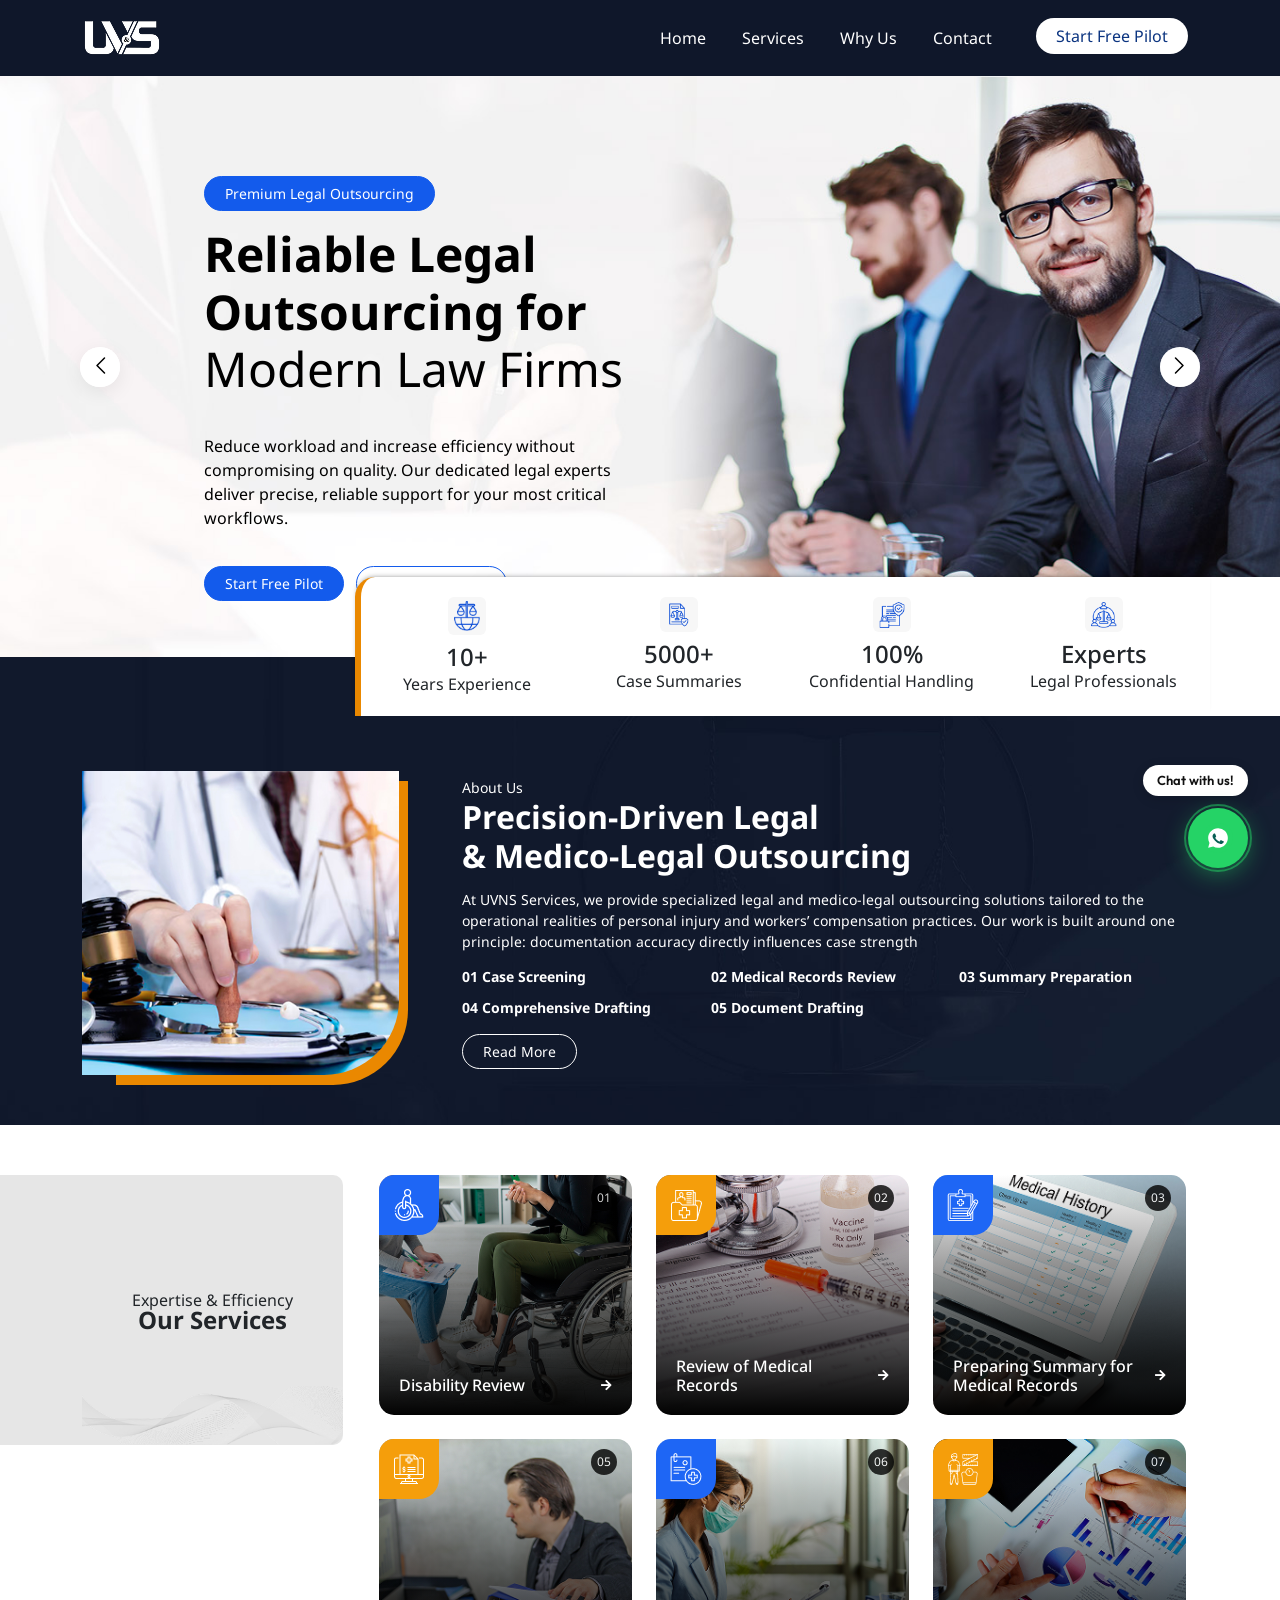
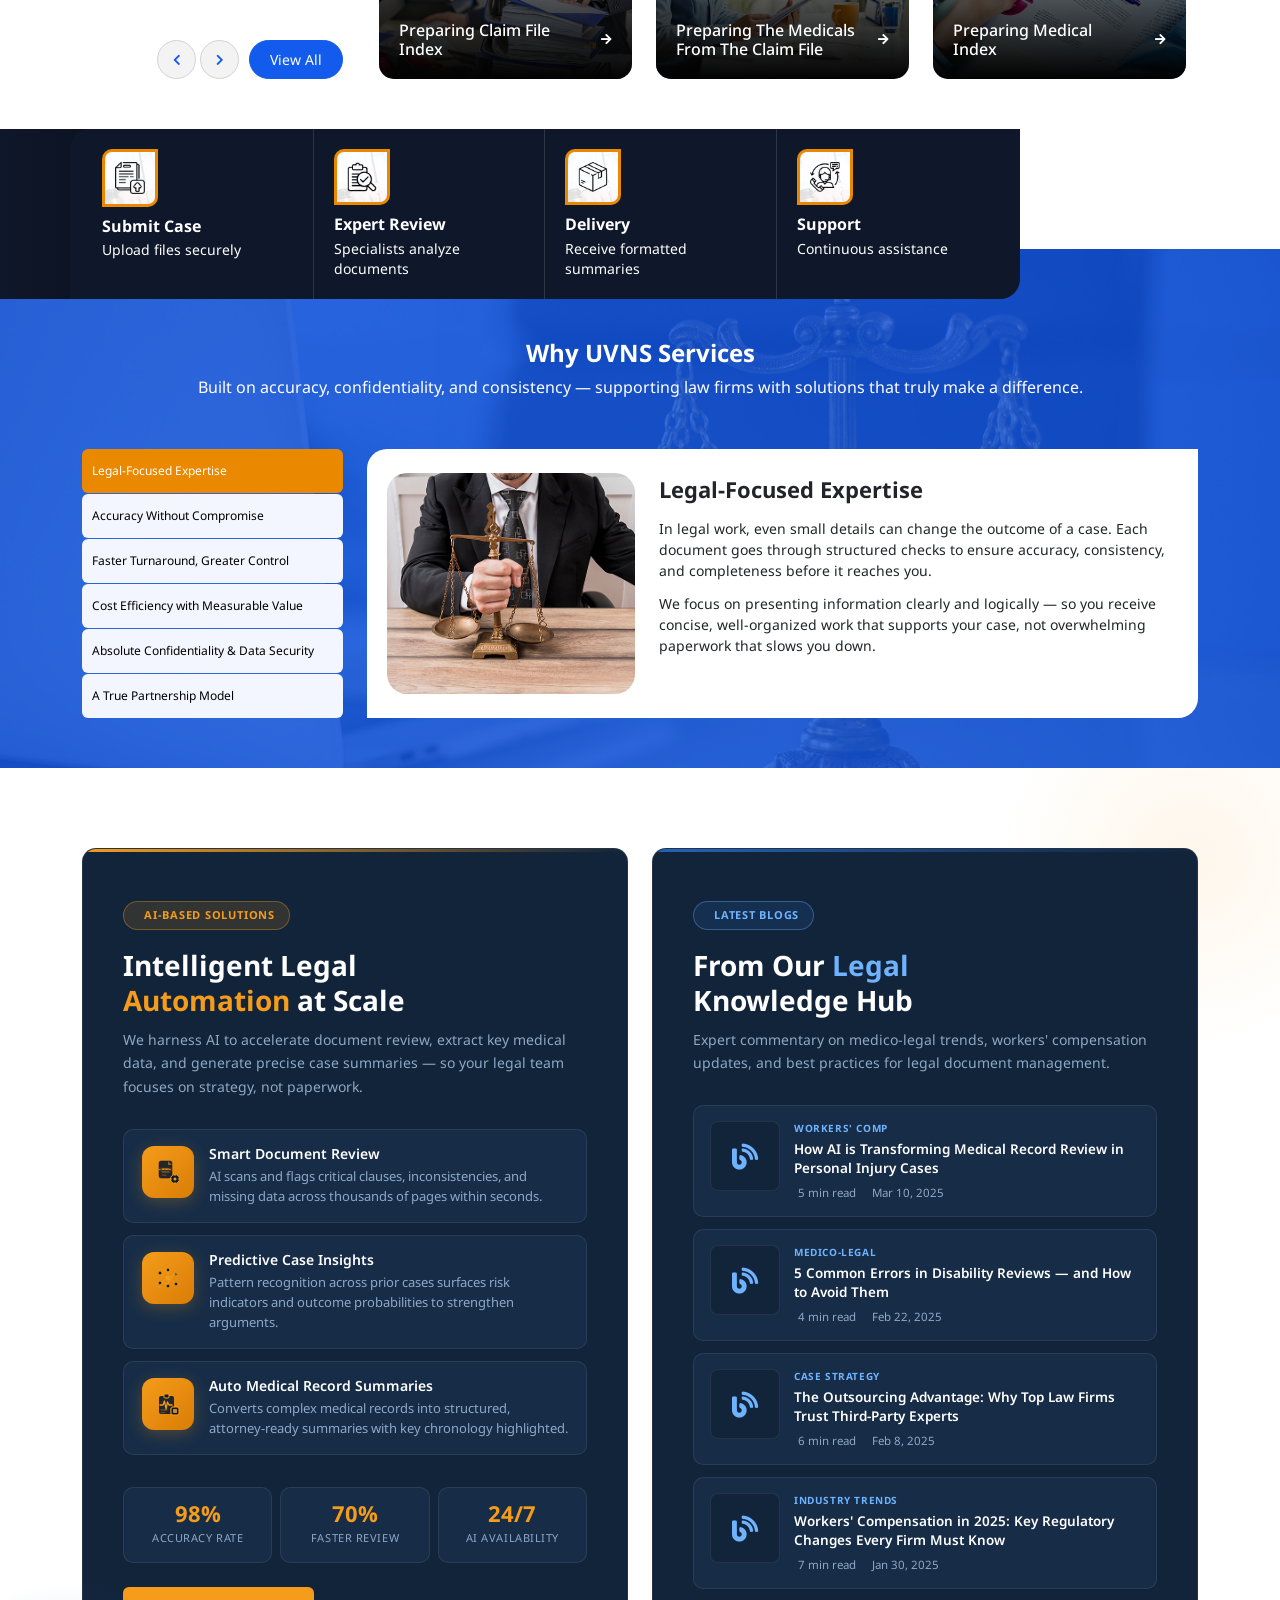
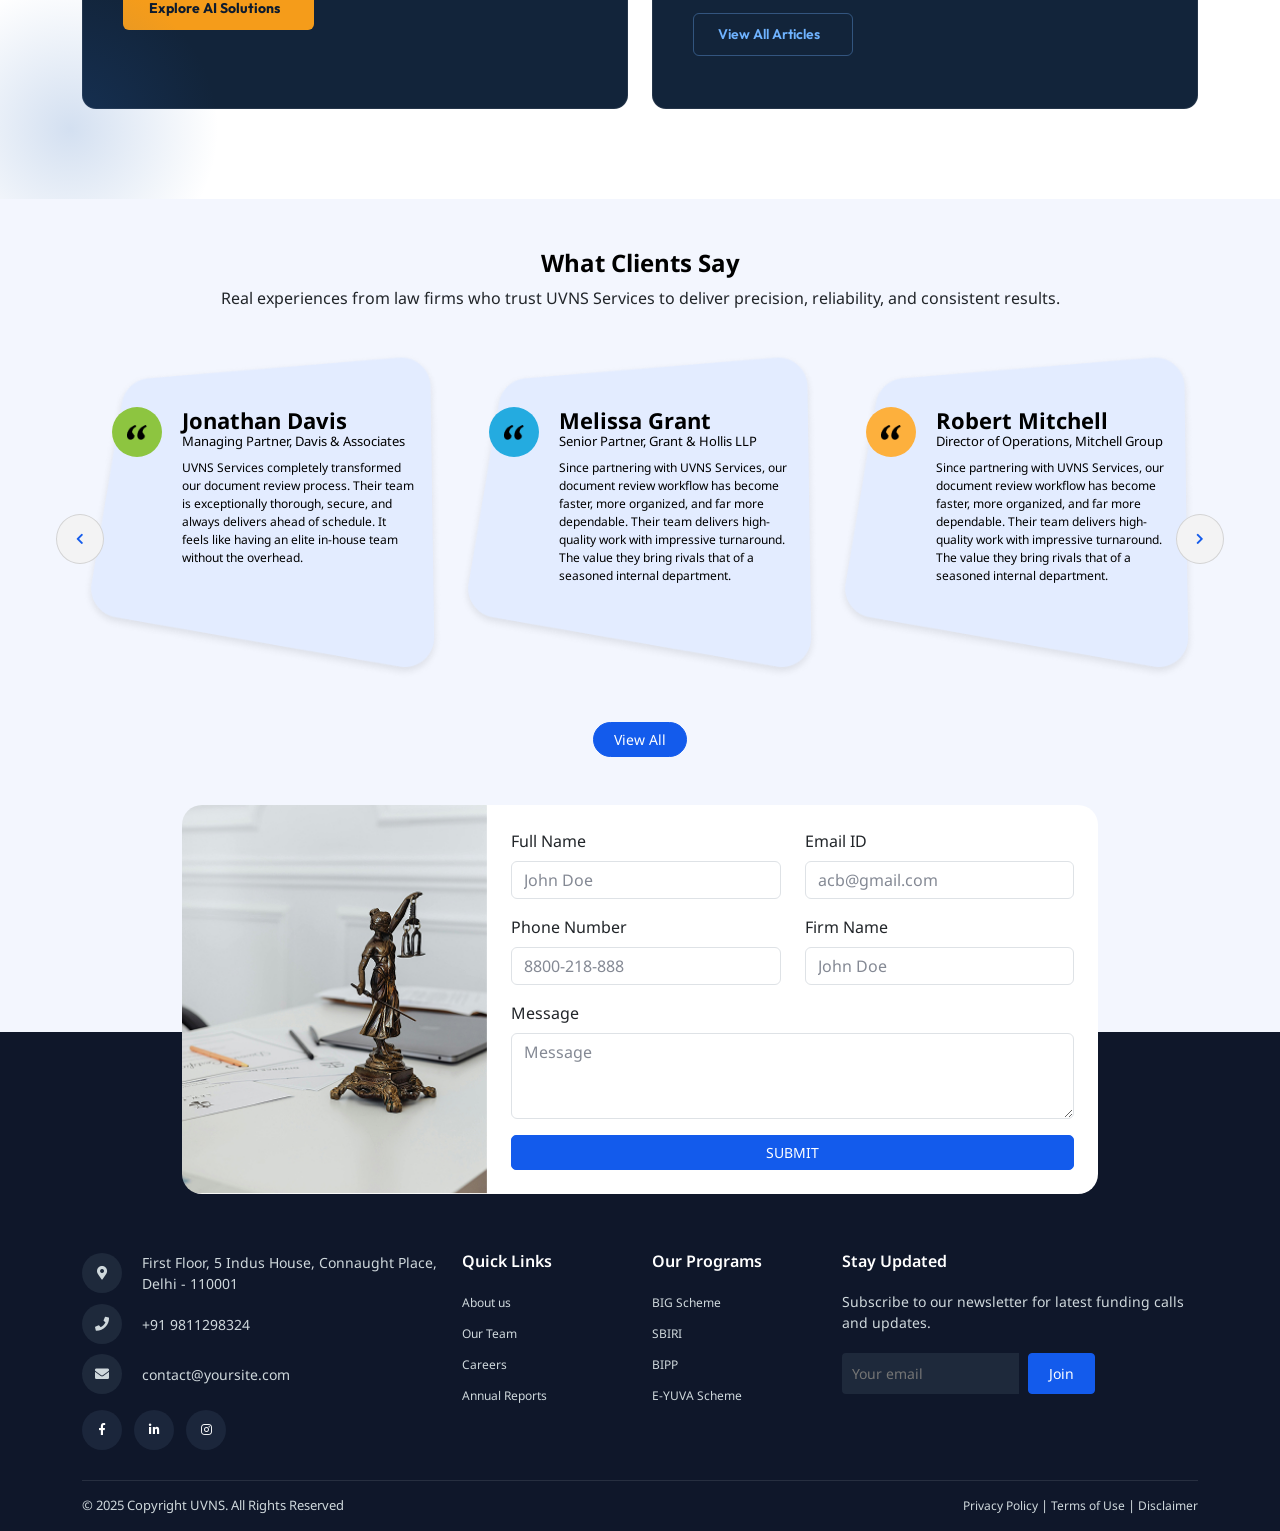
<file: index.html>
<!DOCTYPE html>
<html lang="en">

<head>
    <meta charset="UTF-8">
    <meta name="viewport" content="width=device-width, initial-scale=1">

    <title>UVNS Services</title>

    <link rel="stylesheet" href="css/bootstarp.min.css">
    <link rel="stylesheet" href="css/owl.carousel.min.css">
    <link rel="stylesheet" href="css/animate.css">
    <link rel="stylesheet" href="css/style.css">
    <link rel="stylesheet" href="css/responsive.css">
    <link rel="stylesheet" href="css/accessibility-controls.css">
    <link rel="stylesheet" href="css/material-symbols-outlined.css">
    <link rel="stylesheet" href="css/font-awesome.min.css">
      <link href="https://fonts.googleapis.com/css2?family=Outfit:wght@300;400;500;600;700&display=swap" rel="stylesheet"/>
      

    <style>
        /* .process {
            background: #0b1d36;
            color: white;
        }

        .testimonial {
            background: #f7f8fc;
        }

        .footer {
            background: #081423;
            color: white;
            padding: 40px 0;
        }  */
    </style>
</head>

<body>

    <!-- Navbar section start here-->
    <div class="top-header">
        <nav class="navbar navbar-expand-lg navbar-dark sticky-top">
            <div class="container">
                <a class="navbar-brand fw-bold"><img src="images/uvns-logo.png" alt=""> </a>

                <button class="navbar-toggler" data-bs-toggle="collapse" data-bs-target="#menu">
                    <span class="navbar-toggler-icon"></span>
                </button>

                <div class="collapse navbar-collapse" id="menu">

                    <ul class="navbar-nav ms-auto">

                        <li class="nav-item"><a class="nav-link">Home</a></li>
                        <li class="nav-item"><a class="nav-link">Services</a></li>
                        <li class="nav-item"><a class="nav-link">Why Us</a></li>
                        <li class="nav-item"><a class="nav-link">Contact</a></li>

                        <li class="nav-item ms-3">
                            <a class="btn quick-btn btn-pilot">Start Free Pilot</a>
                        </li>

                    </ul>

                </div>
            </div>
        </nav>
    </div>
    <!-- Navbar section endhere-->
    <!--banner section start here-->
    <!-- <section class="hero">

        <div class="container">

            <div class="row align-items-center">

                <div class="col-lg-6">

                    <span class="premium-txt">Premium Legal Outsourcing</span>

                    <h1>Reliable Legal Outsourcing for <span>Modern Law Firms</span></h1>

                    <p class="mt-3 banner-des">
                        Reduce workload and increase efficiency without compromising on quality. Our dedicated legal
                        experts deliver precise, reliable support for your most critical workflows.
                    </p>

                    <a class="btn quick-btn mt-3">Start Free Pilot</a>
                    <a class="btn quick-btn btn-outline-light mt-3 ms-2">Explore Services</a>

                </div>



            </div>
        </div>

    </section> -->


<section class="hero">

    <div id="carouselExampleCaptions" class="carousel slide">
  <!-- <div class="carousel-indicators">
    <button type="button" data-bs-target="#carouselExampleCaptions" data-bs-slide-to="0" class="active" aria-current="true" aria-label="Slide 1"></button>
    <button type="button" data-bs-target="#carouselExampleCaptions" data-bs-slide-to="1" aria-label="Slide 2"></button>
    <button type="button" data-bs-target="#carouselExampleCaptions" data-bs-slide-to="2" aria-label="Slide 3"></button>
  </div> -->
  <div class="carousel-inner">
    <div class="carousel-item active">
      <img src="./images/banner1.jpg" class="d-block w-100" alt="...">
      <div class="carousel-caption  d-md-block">
     <div class="container">

            <div class="row align-items-center">

                <div class="col-lg-6">

                    <span class="premium-txt">Premium Legal Outsourcing</span>

                    <h1>Reliable Legal Outsourcing for <span>Modern Law Firms</span></h1>

                    <p class="mt-3 banner-des">
                        Reduce workload and increase efficiency without compromising on quality. Our dedicated legal
                        experts deliver precise, reliable support for your most critical workflows.
                    </p>

                    <a class="btn quick-btn mt-3">Start Free Pilot</a>
                    <a class="btn quick-btn btn-outline-light mt-3 ms-2">Explore Services</a>

                </div>



            </div>
        </div>
        

      </div>
    </div>
    <div class="carousel-item">
      <img src="./images/banner2.jpg" class="d-block w-100" alt="...">
      <div class="carousel-caption d-none d-md-block">
     <div class="container">

            <div class="row align-items-center">

                <div class="col-lg-6">

                    <span class="premium-txt">Premium Legal Outsourcing</span>

                    <h1>Reliable Legal Outsourcing for <span>Modern Law Firms</span></h1>

                    <p class="mt-3 banner-des">
                        Reduce workload and increase efficiency without compromising on quality. Our dedicated legal
                        experts deliver precise, reliable support for your most critical workflows.
                    </p>

                    <a class="btn quick-btn mt-3">Start Free Pilot</a>
                    <a class="btn quick-btn btn-outline-light mt-3 ms-2">Explore Services</a>

                </div>



            </div>
        </div>
        

      </div>
    </div>
    
  </div>
  <button class="carousel-control-prev" type="button" data-bs-target="#carouselExampleCaptions" data-bs-slide="prev">
    <span class="carousel-control-prev-icon" aria-hidden="true"></span>
    <span class="visually-hidden">Previous</span>
  </button>
  <button class="carousel-control-next" type="button" data-bs-target="#carouselExampleCaptions" data-bs-slide="next">
    <span class="carousel-control-next-icon" aria-hidden="true"></span>
    <span class="visually-hidden">Next</span>
  </button>
</div>
</section>


    <!--banner section end here-->

    <!--about section start here-->
    <div class="about-bg">
        <section class="stats">

            <div class="container">

                <div class="row ">

                    <!-- Left Empty Space -->
                    <div class="col-md-3"></div>

                    <!-- Stat Boxes -->
                    <div class="col-md-9 expericnce-brd">
                        <div class="row">

                            <div class="col-md-3">
                                <div class="stat-box">
                                    <div class="about-icon">
                                        <img src="./images/about-icon1.png" alt="">
                                    </div>
                                    <h4 class="title">10+</h4>
                                    <p>Years Experience</p>
                                </div>
                            </div>

                            <div class="col-md-3">
                                <div class="stat-box">
                                    <div class="about-icon">
                                        <img src="./images/about-icon2.png" alt="">
                                    </div>
                                    <h4 class="title">5000+</h4>
                                    <p>Case Summaries</p>
                                </div>
                            </div>

                            <div class="col-md-3">
                                <div class="stat-box">
                                    <div class="about-icon">
                                        <img src="./images/about-icon3.png" alt="">
                                    </div>
                                    <h4 class="title">100%</h4>
                                    <p>Confidential Handling</p>
                                </div>
                            </div>

                            <div class="col-md-3">
                                <div class="stat-box">
                                    <div class="about-icon">
                                        <img src="./images/about-icon4.png" alt="">
                                    </div>
                                    <h4 class="title">Experts</h4>
                                    <p>Legal Professionals</p>
                                </div>
                            </div>

                        </div>
                    </div>

                </div>

            </div>
        </section>


        <!-- About Section -->

        <section class="aboutsection">

            <div class="container">

                <div class="row align-items-center">

                    <div class="col-12 col-lg-4">
                        <div class="about-image"><img src="images/about-img.jpg" class="img-fluid"></div>
                    </div>

                    <div class="col-12 col-lg-8">
                        <div class="about-right-txt">
                            <div class="title-s">About Us</div>
                            <h3 class="title">Precision-Driven Legal <span>& Medico-Legal Outsourcing</span></h3>

                            <p>
                                At UVNS Services, we provide specialized legal and medico-legal outsourcing solutions
                                tailored to the operational realities of personal injury and workers’ compensation
                                practices. Our work is built around one principle: documentation accuracy directly
                                influences case strength </p>

                            <ul class="about-ul">

                                <li>01 Case Screening</li>
                                <li>02 Medical Records Review</li>
                                <li>03 Summary Preparation</li>
                                <li>04 Comprehensive Drafting</li>
                                <li>05 Document Drafting</li>
                            </ul>

                            <a class="btn quick-btn btn-outline-w mt-3">Read More</a>
                        </div>
                    </div>

                </div>
            </div>

        </section>
    </div>
    <!--about section end here-->
    <!--services section start here-->
    <section class="service-section">
        <div class="container">
            <div class="row">
                <div class="col-12 col-lg-3 btn-section">
                    <div class="service-box">
                        Expertise & Efficiency
                        <span>Our Services</span>
                    </div>
                    <!--heading section start here-->
                    <div class="heading-sec">
                        <div class="d-flex ">
                            <div class="owl-nav">
                                <button type="button" class="owl-prev"><i class="fas fa-chevron-left"></i></button>
                                <button type="button" class="owl-next"><i class="fas fa-chevron-right"></i></button>
                            </div>
                            <button class="quick-btn btn-txtb">View All</button>
                        </div>

                    </div>
                    <!--heading section end here-->
                </div>
                <div class="col-12 col-lg-9">
                    <!--service card section start here-->
                    <div class="container">
                        <div id="video-slider" class="owl-carousel">
                            <div class="row g-4">

                                <!-- Card 1 -->
                                <div class="col-lg-4">
                                    <div class="service-card">

                                        <img src="images/services-1.jpg">

                                        <div class="service-overlay"></div>

                                        <div class="icon-box">
                                            <img alt="" src="images/srv-icon1.png">
                                        </div>

                                        <div class="card-number">01</div>

                                        <div class="service-content">
                                            <h5>Disability Review <span class="arrow"><i
                                                        class="fas fa-arrow-right"></i></span></h5>
                                        </div>

                                    </div>
                                </div>

                                <!-- Card 2 -->
                                <div class="col-lg-4">
                                    <div class="service-card">

                                        <img src="images/services-2.jpg">

                                        <div class="service-overlay"></div>

                                        <div class="icon-box orange">
                                            <img alt="" src="images/srv-icon2.png">
                                        </div>

                                        <div class="card-number">02</div>

                                        <div class="service-content">
                                            <h5>Review of Medical Records<span class="arrow"><i
                                                        class="fas fa-arrow-right"></i></span></h5>
                                        </div>

                                    </div>
                                </div>

                                <!-- Card 3 -->
                                <div class="col-lg-4">
                                    <div class="service-card">

                                        <img src="images/services-3.jpg">

                                        <div class="service-overlay"></div>

                                        <div class="icon-box">
                                            <img alt="" src="images/srv-icon3.png">
                                        </div>

                                        <div class="card-number">03</div>

                                        <div class="service-content">
                                            <h5>Preparing Summary for Medical Records <span class="arrow"><i
                                                        class="fas fa-arrow-right"></i></span></h5>
                                        </div>

                                    </div>
                                </div>

                                <!-- Card 4 -->
                                <div class="col-lg-4">
                                    <div class="service-card">

                                        <img src="images/services-4.jpg">

                                        <div class="service-overlay"></div>

                                        <div class="icon-box orange">
                                            <img alt="" src="images/srv-icon4.png">
                                        </div>

                                        <div class="card-number">05</div>

                                        <div class="service-content">
                                            <h5>Preparing Claim File Index <span class="arrow"><i
                                                        class="fas fa-arrow-right"></i></span></h5>
                                        </div>

                                    </div>
                                </div>

                                <!-- Card 5 -->
                                <div class="col-lg-4">
                                    <div class="service-card">

                                        <img src="images/services-5.jpg">

                                        <div class="service-overlay"></div>

                                        <div class="icon-box">
                                            <img alt="" src="images/srv-icon5.png">
                                        </div>

                                        <div class="card-number">06</div>

                                        <div class="service-content">
                                            <h5>Preparing The Medicals From The Claim File <span class="arrow"><i
                                                        class="fas fa-arrow-right"></i></span></h5>
                                        </div>

                                    </div>
                                </div>

                                <!-- Card 6 -->
                                <div class="col-lg-4">
                                    <div class="service-card">

                                        <img src="images/services-6.jpg">

                                        <div class="service-overlay"></div>

                                        <div class="icon-box orange">
                                            <img alt="" src="images/srv-icon6.png">
                                        </div>

                                        <div class="card-number">07</div>

                                        <div class="service-content">
                                            <h5>Preparing Medical Index <span class="arrow"><i
                                                        class="fas fa-arrow-right"></i></span></h5>
                                        </div>

                                    </div>
                                </div>

                            </div>
                            <div class="row g-4">

                                <!-- Card 1 -->
                                <div class="col-lg-4">
                                    <div class="service-card">

                                        <img src="images/services-1.jpg">

                                        <div class="service-overlay"></div>

                                        <div class="icon-box">
                                            <img alt="" src="images/srv-icon1.png">
                                        </div>

                                        <div class="card-number">01</div>

                                        <div class="service-content">
                                            <h5>Disability Review <span class="arrow"><i
                                                        class="fas fa-arrow-right"></i></span></h5>
                                        </div>

                                    </div>
                                </div>

                                <!-- Card 2 -->
                                <div class="col-lg-4">
                                    <div class="service-card">

                                        <img src="images/services-2.jpg">

                                        <div class="service-overlay"></div>

                                        <div class="icon-box orange">
                                            <img alt="" src="images/srv-icon2.png">
                                        </div>

                                        <div class="card-number">02</div>

                                        <div class="service-content">
                                            <h5>Review of Medical Records<span class="arrow"><i
                                                        class="fas fa-arrow-right"></i></span></h5>
                                        </div>

                                    </div>
                                </div>

                                <!-- Card 3 -->
                                <div class="col-lg-4">
                                    <div class="service-card">

                                        <img src="images/services-3.jpg">

                                        <div class="service-overlay"></div>

                                        <div class="icon-box">
                                            <img alt="" src="images/srv-icon3.png">
                                        </div>

                                        <div class="card-number">03</div>

                                        <div class="service-content">
                                            <h5>Preparing Summary for Medical Records <span class="arrow"><i
                                                        class="fas fa-arrow-right"></i></span></h5>
                                        </div>

                                    </div>
                                </div>

                                <!-- Card 4 -->
                                <div class="col-lg-4">
                                    <div class="service-card">

                                        <img src="images/services-4.jpg">

                                        <div class="service-overlay"></div>

                                        <div class="icon-box orange">
                                            <img alt="" src="images/srv-icon4.png">
                                        </div>

                                        <div class="card-number">05</div>

                                        <div class="service-content">
                                            <h5>Preparing Claim File Index <span class="arrow"><i
                                                        class="fas fa-arrow-right"></i></span></h5>
                                        </div>

                                    </div>
                                </div>

                                <!-- Card 5 -->
                                <div class="col-lg-4">
                                    <div class="service-card">

                                        <img src="images/services-5.jpg">

                                        <div class="service-overlay"></div>

                                        <div class="icon-box">
                                            <img alt="" src="images/srv-icon5.png">
                                        </div>

                                        <div class="card-number">06</div>

                                        <div class="service-content">
                                            <h5>Preparing The Medicals From The Claim File <span class="arrow"><i
                                                        class="fas fa-arrow-right"></i></span></h5>
                                        </div>

                                    </div>
                                </div>

                                <!-- Card 6 -->
                                <div class="col-lg-4">
                                    <div class="service-card">

                                        <img src="images/services-6.jpg">

                                        <div class="service-overlay"></div>

                                        <div class="icon-box orange">
                                            <img alt="" src="images/srv-icon6.png">
                                        </div>

                                        <div class="card-number">07</div>

                                        <div class="service-content">
                                            <h5>Preparing Medical Index <span class="arrow"><i
                                                        class="fas fa-arrow-right"></i></span></h5>
                                        </div>

                                    </div>
                                </div>

                            </div>
                        </div>
                        <!--service card section end here-->
                    </div>
                </div>

            </div>

    </section>

    <!--services section end her-->

    <section class="process-section">
        <div class="container">
            <div class="row">
                <div class="col-12 col-lg-10 process-con">
                    <div class="container">

                        <div class="row">

                            <div class="col-12  col-md-3 col-lg-3 process-brd">
                                <div class="process-img"><img alt="" src="./images/process1.png"></div>
                                <h5>Submit Case</h5>
                                <p>Upload files securely</p>
                            </div>

                            <div class="col-12 col-md-3 col-lg-3 process-brd">
                                <div class="process-img"><img alt="" src="./images/process2.png"></div>
                                <h5>Expert Review</h5>
                                <p>Specialists analyze documents</p>
                            </div>

                            <div class="col-12  col-md-3 col-lg-3 process-brd">
                                <div class="process-img"><img alt="" src="./images/process3.png"></div>
                                <h5>Delivery</h5>
                                <p>Receive formatted summaries</p>
                            </div>

                            <div class="col-12   col-md-3 col-lg-3 process-brd">
                                <div class="process-img"><img alt="" src="./images/process4.png"></div>
                                <h5>Support</h5>
                                <p>Continuous assistance</p>
                            </div>

                        </div>

                    </div>


                </div>
                <div class="col-12 col-lg-2"></div>
            </div>

        </div>


    </section>

    <!--why UVNS section start here-->
    <section class="uvns-section">
       
        <!--tab section start here-->
        <div class="container">
            <div class="row">
                <div class="col-12">
                    <h2 class="home-title txt-w">Why UVNS Services</h2>
                    <div class="s-title txt-w">
                        Built on accuracy, confidentiality, and consistency — supporting law firms with solutions that
                        truly make a difference.
                    </div>
                </div>
            </div>

            <div class="row mt-4">

                <!-- Left Tabs -->
                <div class="col-12 col-lg-3">
                    <ul class="nav flex-column nav-pills legal-ul" id="serviceTabs">

                        <li class="nav-item">
                            <a class="nav-link active" data-bs-toggle="pill" data-bs-target="#tab1">
                                Legal-Focused Expertise
                            </a>
                        </li>

                        <li class="nav-item">
                            <a class="nav-link" data-bs-toggle="pill" data-bs-target="#tab2">
                                Accuracy Without Compromise
                            </a>
                        </li>

                        <li class="nav-item">
                            <a class="nav-link" data-bs-toggle="pill" data-bs-target="#tab3">
                                Faster Turnaround, Greater Control
                            </a>
                        </li>

                        <li class="nav-item">
                            <a class="nav-link" data-bs-toggle="pill" data-bs-target="#tab4">
                                Cost Efficiency with Measurable Value
                            </a>
                        </li>

                        <li class="nav-item">
                            <a class="nav-link" data-bs-toggle="pill" data-bs-target="#tab5">
                                Absolute Confidentiality & Data Security
                            </a>
                        </li>

                        <li class="nav-item">
                            <a class="nav-link" data-bs-toggle="pill" data-bs-target="#tab6">
                                A True Partnership Model
                            </a>
                        </li>

                    </ul>
                </div>


                <!-- Right Content -->
                <div class="col-12 col-lg-9">
                    <div class="tab-content">

                        <!-- Tab 1 -->
                        <div class="tab-pane fade show active" id="tab1">
                            <div class="accuracy-div">
                                <div class="row">
                                    <div class="col-lg-4">
                                        <img class="accuracy-img" src="./images/accuracy.jpg" alt="">
                                    </div>
                                    <div class="col-lg-8">
                                        <div class="accuracy-right">
                                            <div class="title">Legal-Focused Expertise</div>
                                            <p>In legal work, even small details can change the outcome of a case. Each
                                                document goes through structured checks to ensure accuracy, consistency,
                                                and completeness before it reaches you.</p>
                                            <p>We focus on presenting information clearly and logically — so you receive
                                                concise, well-organized work that supports your case, not overwhelming
                                                paperwork that slows you down.</p>
                                        </div>
                                    </div>
                                </div>
                            </div>
                        </div>

                        <!-- Tab 2 -->
                        <div class="tab-pane fade" id="tab2">
                            <div class="accuracy-div">
                                <div class="row">
                                    <div class="col-lg-4">
                                        <img class="accuracy-img" src="./images/accuracy.jpg" alt="">
                                    </div>
                                    <div class="col-lg-8">
                                        <div class="accuracy-right">
                                            <div class="title">Accuracy Without Compromise</div>
                                            <p>In legal work, even small details can change the outcome of a case. Each
                                                document goes through structured checks to ensure accuracy, consistency,
                                                and completeness before it reaches you.</p>
                                            <p>We focus on presenting information clearly and logically — so you receive
                                                concise, well-organized work that supports your case, not overwhelming
                                                paperwork that slows you down.</p>

                                        </div>
                                    </div>
                                </div>
                            </div>
                        </div>

                        <!-- Tab 3 -->
                        <div class="tab-pane fade" id="tab3">
                            <h4>Faster Turnaround, Greater Control</h4>
                            <p>We deliver work quickly without sacrificing quality.</p>
                        </div>

                        <!-- Tab 4 -->
                        <div class="tab-pane fade" id="tab4">
                            <h4>Cost Efficiency with Measurable Value</h4>
                            <p>Optimized workflows reduce costs while maintaining high standards.</p>
                        </div>

                        <!-- Tab 5 -->
                        <div class="tab-pane fade" id="tab5">
                            <h4>Absolute Confidentiality & Data Security</h4>
                            <p>Your documents remain secure with strict privacy protocols.</p>
                        </div>

                        <!-- Tab 6 -->
                        <div class="tab-pane fade" id="tab6">
                            <h4>A True Partnership Model</h4>
                            <p>We collaborate closely with law firms to deliver consistent support.</p>
                        </div>

                    </div>
                </div>

            </div>
        </div>
        <!--tabs section end here-->


    </section>
    <!--why UVNS section end here-->
<section id="ai-blogs-section">
  <div class="container">

    <div class="row g-4 align-items-stretch">

      <!-- ══════════════ LEFT: AI SOLUTIONS ══════════════ -->
      <div class="col-lg-6">
        <div class="panel panel-ai h-100">

          <!-- Badge -->
          <div class="section-badge badge-orange">
            <i class="bi bi-cpu-fill"></i> AI-Based Solutions
          </div>

          <!-- Heading -->
          <h2>Intelligent Legal<br/><span class="accent-o">Automation</span> at Scale</h2>
          <p class="lead-text">
            We harness AI to accelerate document review, extract key medical data, and generate precise case summaries — so your legal team focuses on strategy, not paperwork.
          </p>

          <!-- Feature Cards -->
          <div class="ai-feature">
            <div class="ai-icon-box">
              <!-- AI Document Scan Icon -->
              <svg viewBox="0 0 26 26" fill="none" xmlns="http://www.w3.org/2000/svg">
                <!-- Document body -->
                <rect x="4" y="2" width="13" height="17" rx="2" fill="#0d1b2e" opacity="0.9"/>
                <rect x="4" y="2" width="13" height="17" rx="2" stroke="#0d1b2e" stroke-width="0.5"/>
                <!-- Folded corner -->
                <path d="M13 2 L17 6 L13 6 Z" fill="#f59c1a" opacity="0.5"/>
                <!-- Text lines -->
                <line x1="7" y1="10" x2="14" y2="10" stroke="#f59c1a" stroke-width="1.2" stroke-linecap="round"/>
                <line x1="7" y1="13" x2="14" y2="13" stroke="#f59c1a" stroke-width="1.2" stroke-linecap="round" opacity="0.6"/>
                <line x1="7" y1="16" x2="11" y2="16" stroke="#f59c1a" stroke-width="1.2" stroke-linecap="round" opacity="0.4"/>
                <!-- AI scan beam -->
                <rect x="3.5" y="8.5" width="14" height="4" rx="1" fill="#f59c1a" opacity="0.12"/>
                <line x1="3.5" y1="10.5" x2="17.5" y2="10.5" stroke="#f59c1a" stroke-width="0.8" stroke-dasharray="2 1.5" opacity="0.9"/>
                <!-- AI chip / brain node bottom-right -->
                <circle cx="20" cy="20" r="4.5" fill="#0d1b2e" stroke="#f59c1a" stroke-width="1"/>
                <circle cx="20" cy="20" r="1.5" fill="#f59c1a"/>
                <line x1="20" y1="15.5" x2="20" y2="17" stroke="#f59c1a" stroke-width="0.9"/>
                <line x1="20" y1="23" x2="20" y2="24.5" stroke="#f59c1a" stroke-width="0.9"/>
                <line x1="15.5" y1="20" x2="17" y2="20" stroke="#f59c1a" stroke-width="0.9"/>
                <line x1="23" y1="20" x2="24.5" y2="20" stroke="#f59c1a" stroke-width="0.9"/>
              </svg>
            </div>
            <div>
              <h5>Smart Document Review</h5>
              <p>AI scans and flags critical clauses, inconsistencies, and missing data across thousands of pages within seconds.</p>
            </div>
          </div>
          <div class="ai-feature">
            <div class="ai-icon-box">
              <!-- AI Predictive Brain / Neural Network Icon -->
              <svg viewBox="0 0 26 26" fill="none" xmlns="http://www.w3.org/2000/svg">
                <!-- Neural nodes -->
                <circle cx="5"  cy="8"  r="2" fill="#0d1b2e" stroke="#f59c1a" stroke-width="1"/>
                <circle cx="5"  cy="18" r="2" fill="#0d1b2e" stroke="#f59c1a" stroke-width="1"/>
                <circle cx="13" cy="5"  r="2" fill="#0d1b2e" stroke="#f59c1a" stroke-width="1.2"/>
                <circle cx="13" cy="13" r="2.5" fill="#f59c1a" opacity="0.9"/>
                <circle cx="13" cy="21" r="2" fill="#0d1b2e" stroke="#f59c1a" stroke-width="1"/>
                <circle cx="21" cy="9"  r="2" fill="#0d1b2e" stroke="#f59c1a" stroke-width="1"/>
                <circle cx="21" cy="19" r="2" fill="#0d1b2e" stroke="#f59c1a" stroke-width="1"/>
                <!-- Connections -->
                <line x1="7"  y1="8.8"  x2="11" y2="12"  stroke="#f59c1a" stroke-width="0.8" opacity="0.7"/>
                <line x1="7"  y1="17.2" x2="11" y2="14"  stroke="#f59c1a" stroke-width="0.8" opacity="0.7"/>
                <line x1="13" y1="7"    x2="13" y2="10.5" stroke="#f59c1a" stroke-width="0.8" opacity="0.7"/>
                <line x1="13" y1="15.5" x2="13" y2="19"  stroke="#f59c1a" stroke-width="0.8" opacity="0.7"/>
                <line x1="15" y1="12"   x2="19" y2="9.8" stroke="#f59c1a" stroke-width="0.8" opacity="0.7"/>
                <line x1="15" y1="14"   x2="19" y2="17.2" stroke="#f59c1a" stroke-width="0.8" opacity="0.7"/>
                <!-- Trend arrow overlay -->
                <polyline points="4,22 8,17 12,19 18,11 22,8" stroke="#f59c1a" stroke-width="1.4" stroke-linecap="round" stroke-linejoin="round" opacity="0.5" fill="none"/>
                <polyline points="19,8 22,8 22,11" stroke="#f59c1a" stroke-width="1.4" stroke-linecap="round" stroke-linejoin="round" opacity="0.5" fill="none"/>
              </svg>
            </div>
            <div>
              <h5>Predictive Case Insights</h5>
              <p>Pattern recognition across prior cases surfaces risk indicators and outcome probabilities to strengthen arguments.</p>
            </div>
          </div>
          <div class="ai-feature">
            <div class="ai-icon-box">
              <!-- AI Medical Record / Pulse + Chip Icon -->
              <svg viewBox="0 0 26 26" fill="none" xmlns="http://www.w3.org/2000/svg">
                <!-- Clipboard base -->
                <rect x="4" y="5" width="15" height="18" rx="2" fill="#0d1b2e" opacity="0.9"/>
                <!-- Clipboard clip -->
                <rect x="9" y="3" width="5" height="4" rx="1" fill="#0d1b2e" stroke="#f59c1a" stroke-width="1"/>
                <!-- Pulse / ECG line -->
                <polyline points="5,14 8,14 9.5,10 11,18 12.5,11 14,14 17,14" stroke="#f59c1a" stroke-width="1.3" stroke-linecap="round" stroke-linejoin="round" fill="none"/>
                <!-- Text lines below pulse -->
                <line x1="6" y1="19" x2="12" y2="19" stroke="#f59c1a" stroke-width="1" stroke-linecap="round" opacity="0.45"/>
                <line x1="6" y1="21.5" x2="10" y2="21.5" stroke="#f59c1a" stroke-width="1" stroke-linecap="round" opacity="0.3"/>
                <!-- AI chip badge bottom-right -->
                <rect x="16" y="16" width="8" height="8" rx="2" fill="#0d1b2e" stroke="#f59c1a" stroke-width="1"/>
                <rect x="18" y="18" width="4" height="4" rx="0.8" fill="#f59c1a" opacity="0.85"/>
                <!-- Chip pins -->
                <line x1="18" y1="15.2" x2="18" y2="16" stroke="#f59c1a" stroke-width="0.8"/>
                <line x1="20" y1="15.2" x2="20" y2="16" stroke="#f59c1a" stroke-width="0.8"/>
                <line x1="22" y1="15.2" x2="22" y2="16" stroke="#f59c1a" stroke-width="0.8"/>
                <line x1="16" y1="18" x2="15.2" y2="18" stroke="#f59c1a" stroke-width="0.8"/>
                <line x1="16" y1="20" x2="15.2" y2="20" stroke="#f59c1a" stroke-width="0.8"/>
                <line x1="16" y1="22" x2="15.2" y2="22" stroke="#f59c1a" stroke-width="0.8"/>
              </svg>
            </div>
            <div>
              <h5>Auto Medical Record Summaries</h5>
              <p>Converts complex medical records into structured, attorney-ready summaries with key chronology highlighted.</p>
            </div>
          </div>

          <!-- Stats -->
          <div class="row g-2 mt-4 mb-4">
            <div class="col-4">
              <div class="stat-pill">
                <span class="num">98%</span>
                <span class="lbl">Accuracy Rate</span>
              </div>
            </div>
            <div class="col-4">
              <div class="stat-pill">
                <span class="num">70%</span>
                <span class="lbl">Faster Review</span>
              </div>
            </div>
            <div class="col-4">
              <div class="stat-pill">
                <span class="num">24/7</span>
                <span class="lbl">AI Availability</span>
              </div>
            </div>
          </div>

          <!-- CTA -->
          <a href="#" class="btn-uvns-orange">
            Explore AI Solutions <i class="bi bi-arrow-right"></i>
          </a>

        </div>
      </div>

      <!-- ══════════════ RIGHT: LATEST BLOGS ══════════════ -->
      <div class="col-lg-6">
        <div class="panel panel-blog h-100">

          <!-- Badge -->
          <div class="section-badge badge-blue">
            <i class="bi bi-journal-richtext"></i> Latest Blogs
          </div>

          <!-- Heading -->
          <h2>From Our <span class="accent-b">Legal</span><br/>Knowledge Hub</h2>
          <p class="lead-text">
            Expert commentary on medico-legal trends, workers' compensation updates, and best practices for legal document management.
          </p>

          <!-- Blog Card 1 -->
          <a href="#" class="blog-card">
            <div class="blog-thumb">
              <i class="fa fa-blog"></i>
            </div>
            <div>
              <span class="blog-tag">Workers' Comp</span>
              <h5>How AI is Transforming Medical Record Review in Personal Injury Cases</h5>
              <div class="blog-meta">
                <span><i class="bi bi-clock"></i> 5 min read</span>
                <span><i class="bi bi-calendar3"></i> Mar 10, 2025</span>
              </div>
            </div>
          </a>

          <!-- Blog Card 2 -->
          <a href="#" class="blog-card">
            <div class="blog-thumb">
             <i class="fa fa-blog"></i>
            </div>
            <div>
              <span class="blog-tag">Medico-Legal</span>
              <h5>5 Common Errors in Disability Reviews — and How to Avoid Them</h5>
              <div class="blog-meta">
                <span><i class="bi bi-clock"></i> 4 min read</span>
                <span><i class="bi bi-calendar3"></i> Feb 22, 2025</span>
              </div>
            </div>
          </a>

          <!-- Blog Card 3 -->
          <a href="#" class="blog-card">
            <div class="blog-thumb">
              <i class="fa fa-blog"></i>
            </div>
            <div>
              <span class="blog-tag">Case Strategy</span>
              <h5>The Outsourcing Advantage: Why Top Law Firms Trust Third-Party Experts</h5>
              <div class="blog-meta">
                <span><i class="bi bi-clock"></i> 6 min read</span>
                <span><i class="bi bi-calendar3"></i> Feb 8, 2025</span>
              </div>
            </div>
          </a>

          <!-- Blog Card 4 -->
          <a href="#" class="blog-card">
            <div class="blog-thumb">
             <i class="fa fa-blog"></i>
            </div>
            <div>
              <span class="blog-tag">Industry Trends</span>
              <h5>Workers' Compensation in 2025: Key Regulatory Changes Every Firm Must Know</h5>
              <div class="blog-meta">
                <span><i class="bi bi-clock"></i> 7 min read</span>
                <span><i class="bi bi-calendar3"></i> Jan 30, 2025</span>
              </div>
            </div>
          </a>

          <!-- CTA -->
          <div class="mt-4">
            <a href="#" class="btn-uvns-outline">
              View All Articles <i class="bi bi-arrow-right"></i>
            </a>
          </div>

        </div>
      </div>

    </div><!-- /row -->
  </div><!-- /container -->
</section>

    <!-- Testimonials section start here -->

    <section class="testimonial-section">

        <div class="container">
            <div class="row">
                <div class="col-12 col-12">

                    <h2 class="home-title">What Clients Say</h2>
                    <div class="s-title">Real experiences from law firms who trust UVNS Services to deliver precision,
                        reliability, and consistent results.</div>
                    <div class="impact-owl pb-3">

                        <div class="d-flex justify-content-between">
                            <div class="owl-nav">
                                <button type="button" class="owl-prev2"><i class="fas fa-chevron-left"></i></button>
                                <button type="button" class="owl-next2"><i class="fas fa-chevron-right"></i></button>
                            </div>

                        </div>

                    </div>
                    <div id="impact-slider" class="owl-carousel">

                        <div class="card-box">
                            <div class="testi-con">
                                <span><img src="./images/coma.png" alt=""></span>
                            </div>
                            <div>
                                <h6>Jonathan Davis
                                    <span>Managing Partner, Davis & Associates</span>
                                </h6>
                                <p>
                                    UVNS Services completely transformed our document review process. Their team is
                                    exceptionally thorough, secure, and always delivers ahead of schedule. It feels like
                                    having an elite in-house team without the overhead. </p>
                            </div>
                        </div>

                        <div class="card-box">
                            <div class="testi-con testi-con2">
                                <span><img src="./images/coma.png" alt=""></span>
                            </div>
                            <div>
                                <h6>Melissa Grant
                                    <span>Senior Partner, Grant & Hollis LLP</span>
                                </h6>
                                <p>
                                    Since partnering with UVNS Services, our document review workflow has become faster,
                                    more organized, and far more dependable. Their team delivers high-quality work with
                                    impressive turnaround. The value they bring rivals that of a seasoned internal
                                    department.
                                </p>
                            </div>
                        </div>

                        <div class="card-box">
                            <div class="testi-con testi-con3">
                                <span><img src="./images/coma.png" alt=""></span>
                            </div>
                            <div>
                                <h6>Robert Mitchell
                                    <span>Director of Operations, Mitchell Group</span>
                                </h6>
                                <p>
                                    Since partnering with UVNS Services, our document review workflow has become faster,
                                    more organized, and far more dependable. Their team delivers high-quality work with
                                    impressive turnaround. The value they bring rivals that of a seasoned internal
                                    department.
                                </p>
                            </div>
                        </div>

                    </div>
                    <div class="btn-c">
                        <button class="quick-btn">View All</button>
                    </div>
                </div>
            </div>
        </div>
        <!--form section start here-->
        <div class="home-home">
            <div class="container py-5">

                <div class="contact-box">

                    <div class="row g-0">

                        <!-- Left Image -->
                        <div class="col-md-4 contact-img">
                            <img src="./images/contact-img.jpg" alt="contact">
                        </div>

                        <!-- Right Form -->
                        <div class="col-md-8 p-4 form-hbg">

                            <form>

                                <div class="row">

                                    <div class="col-md-6 mb-3">
                                        <label class="form-label">Full Name</label>
                                        <input type="text" class="form-control" placeholder="John Doe">
                                    </div>

                                    <div class="col-md-6 mb-3">
                                        <label class="form-label">Email ID</label>
                                        <input type="email" class="form-control" placeholder="acb@gmail.com">
                                    </div>

                                    <div class="col-md-6 mb-3">
                                        <label class="form-label">Phone Number</label>
                                        <input type="text" class="form-control" placeholder="8800-218-888">
                                    </div>

                                    <div class="col-md-6 mb-3">
                                        <label class="form-label">Firm Name</label>
                                        <input type="text" class="form-control" placeholder="John Doe">
                                    </div>

                                    <div class="col-12 mb-3">
                                        <label class="form-label">Message</label>
                                        <textarea class="form-control" rows="3" placeholder="Message"></textarea>
                                    </div>

                                    <div class="col-12">
                                        <button type="submit" class="btn quick-btn home-submit-btn">SUBMIT</button>
                                    </div>

                                </div>

                            </form>

                        </div>

                    </div>
                </div>
            </div>
        </div>

        <!--form section end here-->
    </section>

    <!-- Testimonials section end here -->




    <!-- Footer section start here-->
    <footer class="footer">

        <div class="container">

            <div class="row g-4">

                <!-- Contact -->
                <div class="col-lg-4 col-md-6">

                    <div class="contact-info mb-3">
                        <ul class="foot-add">
                            <li><i class="fas fa-map-marker-alt"></i>
                                <div>First Floor, 5 Indus House, Connaught Place, Delhi - 110001</div>
                            </li>
                            <li><i class="fas fa-phone"></i>
                                <div>+91 9811298324</div>
                            </li>
                            <li><i class="fas fa-envelope"></i>
                                <div>contact@yoursite.com</div>
                            </li>
                        </ul>



                    </div>

                    <div class="social-icons">
                        <a href="#"><i class="fab fa-facebook-f"></i></a>
                        <a href="#"><i class="fab fa-linkedin-in"></i></a>
                        <a href="#"><i class="fab fa-instagram"></i></a>
                    </div>

                </div>

                <!-- Quick Links -->
                <div class="col-lg-2 col-md-6">
                    <h5>Quick Links</h5>
                    <ul class="footlink">
                        <li><a href="#">About us</a></li>
                        <li><a href="#">Our Team</a></li>
                        <li><a href="#">Careers</a></li>
                        <li><a href="#">Annual Reports</a></li>
                    </ul>
                </div>

                <!-- Programs -->
                <div class="col-lg-2 col-md-6">
                    <h5>Our Programs</h5>
                    <ul class="footlink">
                        <li><a href="#">BIG Scheme</a></li>
                        <li><a href="#">SBIRI</a></li>
                        <li><a href="#">BIPP</a></li>
                        <li><a href="#">E-YUVA Scheme</a></li>
                    </ul>
                </div>

                <!-- Newsletter -->
                <div class="col-lg-4 col-md-6">
                    <h5>Stay Updated</h5>
                    <p class="subscribe-txt">Subscribe to our newsletter for latest funding calls and updates.</p>

                    <div class="input-group newsletter">
                        <input type="email" class="updated-box" placeholder="Your email">
                        <button class="btn quick-btn ">Join</button>
                    </div>

                </div>

            </div>

            <!-- Bottom Footer -->

            <div class="footer-bottom d-flex justify-content-between flex-wrap">

                <div>
                    © 2025 Copyright UVNS. All Rights Reserved
                </div>

                <div>
                    <a href="#">Privacy Policy</a> |
                    <a href="#">Terms of Use</a> |
                    <a href="#">Disclaimer</a>
                </div>

            </div>

        </div>

    </footer>

    <!--footer section end here-->

<!-- Floating WhatsApp FAB -->
<div class="wa-fab">
  <span class="wa-label" id="waLabel">Chat with us!</span>
  <button class="wa-btn" id="waBtn" onclick="toggleWaPopup()" aria-label="Open WhatsApp Chat">
    <!-- WhatsApp SVG -->
    <svg viewBox="0 0 32 32" fill="none" xmlns="http://www.w3.org/2000/svg">
      <circle cx="16" cy="16" r="16" fill="#25d366"/>
      <path d="M23.5 8.5A10.44 10.44 0 0 0 16 5.5C10.2 5.5 5.5 10.2 5.5 16c0 1.85.48 3.65 1.4 5.25L5.5 26.5l5.4-1.4A10.44 10.44 0 0 0 16 26.5c5.8 0 10.5-4.7 10.5-10.5 0-2.8-1.09-5.43-3-7.5z" fill="#fff"/>
      <path d="M21.5 19.3c-.3-.15-1.75-.86-2.02-.96-.27-.1-.47-.15-.67.15-.2.3-.77.96-.95 1.16-.17.2-.35.22-.65.07-.3-.15-1.27-.47-2.42-1.5-.9-.8-1.5-1.79-1.68-2.09-.17-.3-.02-.46.13-.61.13-.13.3-.35.45-.52.15-.17.2-.3.3-.5.1-.2.05-.37-.02-.52-.08-.15-.67-1.62-.92-2.22-.24-.58-.49-.5-.67-.51H12c-.2 0-.52.07-.79.37-.27.3-1.03 1.01-1.03 2.46 0 1.45 1.05 2.85 1.2 3.05.15.2 2.07 3.16 5.01 4.43.7.3 1.25.48 1.67.61.7.22 1.34.19 1.84.12.56-.09 1.75-.72 2-1.41.25-.7.25-1.3.17-1.41-.07-.12-.27-.2-.57-.35z" fill="#075e54"/>
    </svg>
  </button>
</div>

<!-- WhatsApp Popup -->
<div class="wa-popup" id="waPopup">
  <!-- Header -->
  <div class="wa-popup-header">
    <div class="wa-avatar">
      <svg viewBox="0 0 24 24" fill="white" xmlns="http://www.w3.org/2000/svg">
        <path d="M12 12c2.7 0 4.8-2.1 4.8-4.8S14.7 2.4 12 2.4 7.2 4.5 7.2 7.2 9.3 12 12 12zm0 2.4c-3.2 0-9.6 1.6-9.6 4.8v2.4h19.2v-2.4c0-3.2-6.4-4.8-9.6-4.8z"/>
      </svg>
    </div>
    <div>
      <h6>UVNS Support</h6>
      <div class="wa-online">Online</div>
    </div>
    <button class="wa-close-btn" onclick="toggleWaPopup()" aria-label="Close">&#x2715;</button>
  </div>

  <!-- Chat body -->
  <div class="wa-popup-body">
    <div class="wa-bubble">
      <p>👋 Hi! May I help you?</p>
      <div class="wa-bubble-time" id="waMsgTime"></div>
    </div>
  </div>

  <!-- Footer input -->
  <div class="wa-popup-footer">
    <input class="wa-input" type="text" id="waInput" placeholder="Type a message…" onkeydown="if(event.key==='Enter') sendToWa()"/>
    <button class="wa-send" onclick="sendToWa()" aria-label="Send">
      <svg viewBox="0 0 24 24" fill="white" xmlns="http://www.w3.org/2000/svg">
        <path d="M2 21l21-9L2 3v7l15 2-15 2z"/>
      </svg>
    </button>
  </div>
</div>




    <script src="js/bootstrap.bundle.min.js"></script>
    <script src="js/jquery-3.7.1.min.js"></script>
    <script src="js/jquery.easy-ticker.min.js"></script>
    <script src="js/owl.carousel.js"></script>
    <script src="js/custom.js"></script>
    <script>
  // Set message timestamp
  (function(){
    var now = new Date();
    var h = now.getHours(), m = now.getMinutes();
    var ampm = h >= 12 ? 'PM' : 'AM';
    h = h % 12 || 12;
    document.getElementById('waMsgTime').textContent = h + ':' + (m<10?'0':'')+m + ' ' + ampm;
  })();

  // Hide label after 4s
  setTimeout(function(){ 
    var lbl = document.getElementById('waLabel');
    if(lbl) lbl.style.display = 'none';
  }, 4000);

  var isOpen = false;

  function toggleWaPopup() {
    isOpen = !isOpen;
    var popup = document.getElementById('waPopup');
    popup.classList.toggle('open', isOpen);
    if(isOpen) {
      setTimeout(function(){ document.getElementById('waInput').focus(); }, 300);
    }
  }

  function sendToWa() {
    var input = document.getElementById('waInput');
    var msg = input.value.trim();
    if(!msg) msg = 'Hi! May I help you?';
    // Replace with your WhatsApp number (country code + number, no + or spaces)
    var phone = '8307868856';
    var url = 'https://wa.me/' + phone + '?text=' + encodeURIComponent(msg);
    window.open(url, '_blank');
    input.value = '';
  }
</script>
</body>

</html>
</file>
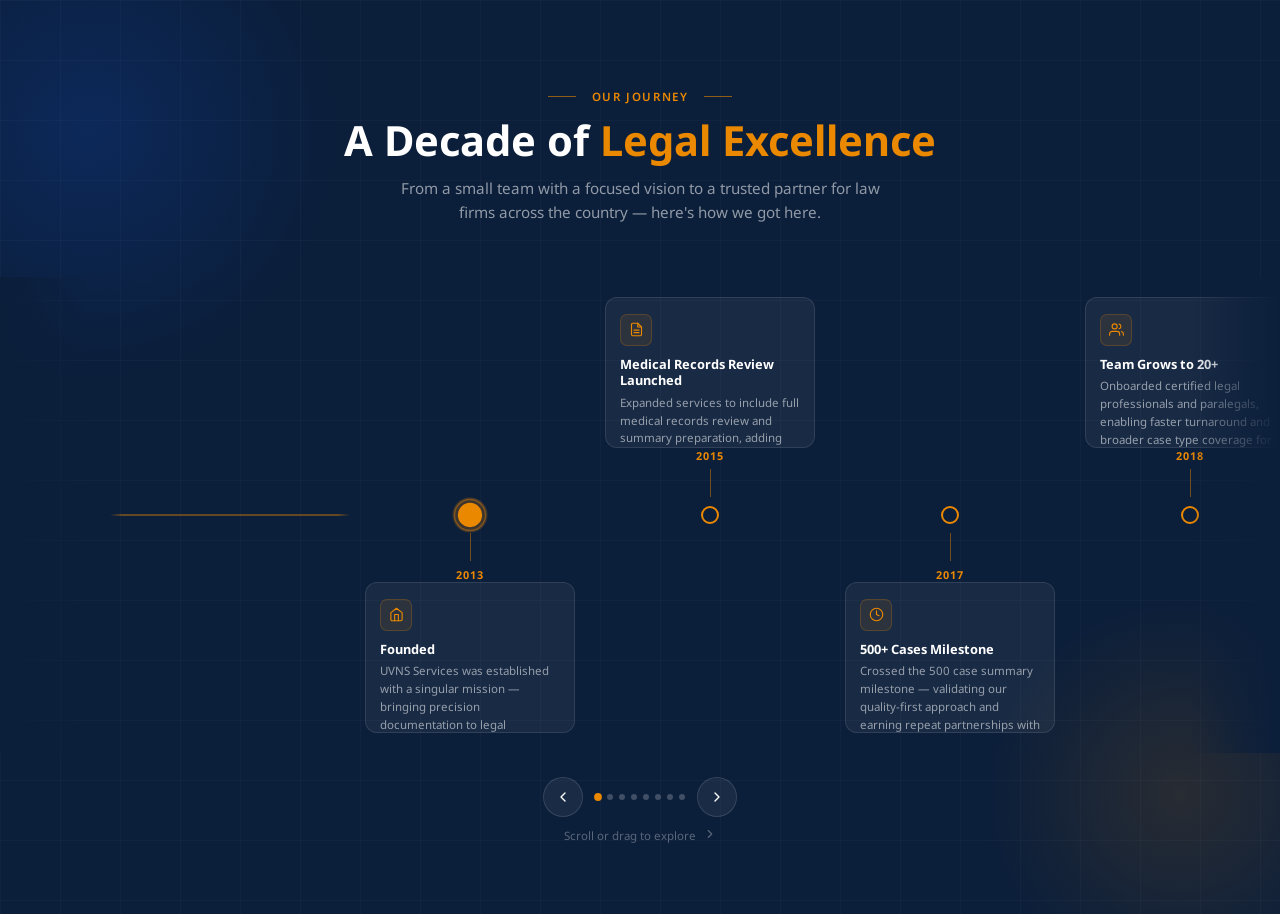
<file: history-timeline.html>
<!DOCTYPE html>
<html lang="en">
<head>
  <meta charset="UTF-8">
  <meta name="viewport" content="width=device-width, initial-scale=1.0">
  <title>UVNS – Our Journey</title>
  <link href="https://fonts.googleapis.com/css2?family=Noto+Sans:wght@300;400;500;600;700&display=swap" rel="stylesheet">

  <style>
    *, *::before, *::after { box-sizing: border-box; margin: 0; padding: 0; }

    :root {
      --navy:        #0B1E3A;
      --orange:      #EA8800;
      --orange2:     #FF9E1B;
      --blue:        #135BEC;
      --white:       #FFFFFF;
      --text-muted:  rgba(255,255,255,0.55);
      --text-dim:    rgba(255,255,255,0.32);
      --card-bg:     rgba(255,255,255,0.055);
      --card-border: rgba(255,255,255,0.10);
      --rail:        rgba(234,136,0,0.40);
      --stem:        rgba(234,136,0,0.45);
    }

    body {
      font-family: 'Noto Sans', sans-serif;
      background: var(--navy);
      color: var(--white);
      min-height: 100vh;
    }

    /* ── Section ── */
    .journey-section {
      padding: 80px 0 70px;
      background: var(--navy);
      position: relative;
      overflow: hidden;
    }
    .journey-section::before {
      content: '';
      position: absolute; inset: 0;
      background-image:
        linear-gradient(rgba(255,255,255,0.022) 1px, transparent 1px),
        linear-gradient(90deg, rgba(255,255,255,0.022) 1px, transparent 1px);
      background-size: 60px 60px;
      pointer-events: none;
    }
    .glow-l { position:absolute; width:500px; height:500px; border-radius:50%; background:radial-gradient(circle,rgba(19,91,236,.18) 0%,transparent 70%); top:-120px; left:-160px; pointer-events:none; }
    .glow-r { position:absolute; width:400px; height:400px; border-radius:50%; background:radial-gradient(circle,rgba(234,136,0,.13) 0%,transparent 70%); bottom:-80px; right:-100px; pointer-events:none; }

    /* ── Header ── */
    .journey-header {
      text-align: center;
      margin-bottom: 52px;
      position: relative; z-index: 2;
      padding: 0 24px;
    }
    .eyebrow {
      display: inline-flex; align-items: center; gap: 8px;
      font-size: .72rem; font-weight: 600; letter-spacing: .14em;
      text-transform: uppercase; color: var(--orange);
      margin-bottom: 12px;
    }
    .eyebrow::before, .eyebrow::after {
      content: ''; display: block;
      width: 28px; height: 1px;
      background: var(--orange); opacity: .6;
    }
    .journey-title { font-size: clamp(1.75rem,3.5vw,2.6rem); font-weight:700; line-height:1.2; }
    .journey-title span { color: var(--orange); }
    .journey-sub {
      margin-top: 10px; font-size: .95rem;
      color: var(--text-muted); line-height: 1.6;
      max-width: 500px; margin-inline: auto;
    }

    /* ── Outer container ── */
    .tl-outer { position: relative; z-index: 2; }
    .tl-outer::before, .tl-outer::after {
      content: ''; position: absolute;
      top: 0; bottom: 0; width: 90px;
      z-index: 10; pointer-events: none;
    }
    .tl-outer::before { left:0;  background: linear-gradient(to right, var(--navy), transparent); }
    .tl-outer::after  { right:0; background: linear-gradient(to left,  var(--navy), transparent); }

    .tl-scroll {
      overflow-x: auto; overflow-y: visible;
      padding: 0 90px;
      cursor: grab; scroll-behavior: smooth;
      -webkit-overflow-scrolling: touch;
      scrollbar-width: none;
    }
    .tl-scroll::-webkit-scrollbar { display: none; }
    .tl-scroll.grabbing { cursor: grabbing; }

    /* ── Track: 3-row grid ── */
    /*
       Row 1 (200px): above-cards
       Row 2 ( 36px): dot row  ← rail lives here
       Row 3 (200px): below-cards
    */
    .tl-track {
      display: grid;
      grid-template-rows: 200px 36px 200px;
      grid-auto-columns: 240px;
      grid-auto-flow: column;
      width: max-content;
      padding: 20px 20px;
      position: relative;
    }

    /* rail spans all columns in row 2 */
    .tl-rail {
      grid-row: 2;
      grid-column: 1 / -1;
      position: relative;
      pointer-events: none;
    }
    .tl-rail::before {
      content: '';
      position: absolute;
      left: 0; right: 0;
      top: 50%; transform: translateY(-50%);
      height: 2px;
      background: linear-gradient(
        to right,
        transparent 0%,
        var(--rail) 5%,
        var(--rail) 95%,
        transparent 100%
      );
    }

    /* ── Dot wrapper — row 2, one per stop ── */
    .stop-dot-wrap {
      grid-row: 2;
      display: flex; align-items: center; justify-content: center;
      position: relative; z-index: 3;
    }
    .dot {
      width: 18px; height: 18px;
      border-radius: 50%;
      background: var(--navy);
      border: 2px solid var(--orange);
      position: relative;
      transition: transform .2s, border-color .2s, background .2s;
      cursor: pointer;
    }
    .stop-dot-wrap.active .dot {
      background: var(--orange);
      transform: scale(1.35);
      box-shadow: 0 0 0 4px rgba(234,136,0,.22);
    }
    .stop-dot-wrap.active .dot::after {
      content: '';
      position: absolute; inset: -5px;
      border-radius: 50%;
      border: 1.5px solid var(--orange);
      opacity: .4;
      animation: pulse 2s ease infinite;
    }
    @keyframes pulse {
      0%   { transform:scale(1);   opacity:.5; }
      100% { transform:scale(1.9); opacity:0; }
    }

    /* ── ABOVE card — row 1 ── */
    /* Card sits at the bottom of the row so the stem connects to the rail */
    .stop-above {
      grid-row: 1;
      display: flex;
      flex-direction: column;      /* card → year → stem (top-to-bottom) */
      align-items: center;
      justify-content: flex-end;  /* push everything down toward rail */
      opacity: 0;
      transform: translateY(-14px);
      transition: opacity .5s, transform .5s;
    }
    .stop-above.visible { opacity:1; transform:translateY(0); }

    /* ── BELOW card — row 3 ── */
    /* Card sits at the top of the row so the stem connects to the rail */
    .stop-below {
      grid-row: 3;
      display: flex;
      flex-direction: column;      /* stem → year → card (top-to-bottom) */
      align-items: center;
      justify-content: flex-start; /* push everything up toward rail */
      opacity: 0;
      transform: translateY(14px);
      transition: opacity .5s, transform .5s;
    }
    .stop-below.visible { opacity:1; transform:translateY(0); }

    /* placeholder cells (keep grid balanced) */
    .stop-placeholder-above { grid-row: 1; }
    .stop-placeholder-below { grid-row: 3; }

    /* shared stem */
    .stop-stem {
      width: 1px; height: 28px;
      background: var(--stem);
      flex-shrink: 0;
    }
    /* year label */
    .stop-year {
      font-size: .68rem; font-weight: 700;
      letter-spacing: .1em; color: var(--orange);
    }
    .stop-above .stop-year { margin-bottom: 6px; }
    .stop-below .stop-year { margin-top:    6px; }

    /* ── Card ── */
    .stop-card {
      background: var(--card-bg);
      border: 0.5px solid var(--card-border);
      border-radius: 12px;
      padding: 16px 14px;
      width: 210px;
      position: relative; overflow: hidden;
      transition: border-color .2s, background .2s, transform .2s;
    }
    .stop-above:hover .stop-card { border-color:rgba(234,136,0,.35); background:rgba(255,255,255,.08); transform:translateY(-3px); }
    .stop-below:hover .stop-card { border-color:rgba(234,136,0,.35); background:rgba(255,255,255,.08); transform:translateY(3px); }
    .stop-card::before {
      content: ''; position:absolute; top:0; left:0; right:0; height:2px;
      background: linear-gradient(to right, var(--orange), var(--blue));
      opacity:0; transition:opacity .2s;
    }
    .stop-above:hover .stop-card::before,
    .stop-below:hover .stop-card::before { opacity:1; }

    .stop-icon {
      width:32px; height:32px; border-radius:7px;
      background:rgba(234,136,0,.10); border:0.5px solid rgba(234,136,0,.22);
      display:flex; align-items:center; justify-content:center;
      margin-bottom:10px;
    }
    .stop-icon svg { width:15px; height:15px; }
    .stop-title { font-size:.8rem; font-weight:700; color:var(--white); margin-bottom:5px; line-height:1.3; }
    .stop-desc  { font-size:.72rem; color:var(--text-muted); line-height:1.55; }
    .stop-tag {
      display:inline-block; margin-top:9px;
      font-size:.62rem; font-weight:600; letter-spacing:.05em;
      padding:2px 8px; border-radius:99px;
      background:rgba(19,91,236,.14); border:0.5px solid rgba(19,91,236,.32); color:#7EB3FF;
    }
    .stop-tag.orange { background:rgba(234,136,0,.11); border-color:rgba(234,136,0,.28); color:var(--orange2); }

    /* ── Nav ── */
    .tl-nav {
      display:flex; justify-content:center; align-items:center; gap:12px;
      margin-top:24px; position:relative; z-index:2;
    }
    .nav-btn {
      width:40px; height:40px; border-radius:50%;
      background:rgba(255,255,255,.06); border:0.5px solid rgba(255,255,255,.12);
      color:var(--white); cursor:pointer;
      display:flex; align-items:center; justify-content:center;
      transition:background .2s, border-color .2s;
    }
    .nav-btn:hover { background:rgba(234,136,0,.18); border-color:rgba(234,136,0,.45); }
    .nav-btn svg { width:16px; height:16px; }
    .nav-dots { display:flex; gap:6px; }
    .nav-dot { width:6px; height:6px; border-radius:50%; background:rgba(255,255,255,.22); transition:background .2s,transform .2s; cursor:pointer; }
    .nav-dot.active { background:var(--orange); transform:scale(1.3); }

    .scroll-hint {
      display:flex; align-items:center; justify-content:center; gap:7px;
      margin-top:10px; font-size:.72rem; color:var(--text-dim);
      position:relative; z-index:2; transition:opacity .4s;
    }
    .scroll-hint.hidden { opacity:0; pointer-events:none; }
    .hint-arrow { animation: nudge 1.8s ease infinite; }
    @keyframes nudge { 0%,100%{transform:translateX(0)} 50%{transform:translateX(6px)} }
  </style>
</head>
<body>

<section class="journey-section">
  <div class="glow-l"></div>
  <div class="glow-r"></div>

  <div class="journey-header">
    <div class="eyebrow"><span></span>Our Journey<span></span></div>
    <h2 class="journey-title">A Decade of <span>Legal Excellence</span></h2>
    <p class="journey-sub">From a small team with a focused vision to a trusted partner for law firms across the country — here's how we got here.</p>
  </div>

  <div class="tl-outer">
    <div class="tl-scroll" id="tlScroll">
      <div class="tl-track" id="tlTrack">

        <!-- rail (row 2, spans all cols) -->
        <div class="tl-rail"></div>

        <!--
          Pattern per stop:
            ODD  (1st, 3rd, 5th, 7th) → BELOW the rail
              row1: placeholder  |  row2: dot  |  row3: card
            EVEN (2nd, 4th, 6th, 8th) → ABOVE the rail
              row1: card  |  row2: dot  |  row3: placeholder
        -->

        <!-- ══ STOP 1 · 2013 · BELOW ══ -->
        <div class="stop-placeholder-above"></div>
        <div class="stop-dot-wrap active" data-i="0"><div class="dot"></div></div>
        <div class="stop-below" data-i="0">
          <div class="stop-stem"></div>
          <div class="stop-year">2013</div>
          <div class="stop-card">
            <div class="stop-icon"><svg viewBox="0 0 24 24" fill="none" stroke="#EA8800" stroke-width="1.8" stroke-linecap="round" stroke-linejoin="round"><path d="M3 9l9-7 9 7v11a2 2 0 0 1-2 2H5a2 2 0 0 1-2-2z"/><polyline points="9 22 9 12 15 12 15 22"/></svg></div>
            <div class="stop-title">Founded</div>
            <div class="stop-desc">UVNS Services was established with a singular mission — bringing precision documentation to legal professionals handling personal injury cases.</div>
            <span class="stop-tag orange">Foundation</span>
          </div>
        </div>

        <!-- ══ STOP 2 · 2015 · ABOVE ══ -->
        <div class="stop-above" data-i="1">
          <div class="stop-card">
            <div class="stop-icon"><svg viewBox="0 0 24 24" fill="none" stroke="#EA8800" stroke-width="1.8" stroke-linecap="round" stroke-linejoin="round"><path d="M14 2H6a2 2 0 0 0-2 2v16a2 2 0 0 0 2 2h12a2 2 0 0 0 2-2V8z"/><polyline points="14 2 14 8 20 8"/><line x1="16" y1="13" x2="8" y2="13"/><line x1="16" y1="17" x2="8" y2="17"/></svg></div>
            <div class="stop-title">Medical Records Review Launched</div>
            <div class="stop-desc">Expanded services to include full medical records review and summary preparation, adding measurable case value for law firm clients.</div>
            <span class="stop-tag">Service Expansion</span>
          </div>
          <div class="stop-year">2015</div>
          <div class="stop-stem"></div>
        </div>
        <div class="stop-dot-wrap" data-i="1"><div class="dot"></div></div>
        <div class="stop-placeholder-below"></div>

        <!-- ══ STOP 3 · 2017 · BELOW ══ -->
        <div class="stop-placeholder-above"></div>
        <div class="stop-dot-wrap" data-i="2"><div class="dot"></div></div>
        <div class="stop-below" data-i="2">
          <div class="stop-stem"></div>
          <div class="stop-year">2017</div>
          <div class="stop-card">
            <div class="stop-icon"><svg viewBox="0 0 24 24" fill="none" stroke="#EA8800" stroke-width="1.8" stroke-linecap="round" stroke-linejoin="round"><circle cx="12" cy="12" r="10"/><polyline points="12 6 12 12 16 14"/></svg></div>
            <div class="stop-title">500+ Cases Milestone</div>
            <div class="stop-desc">Crossed the 500 case summary milestone — validating our quality-first approach and earning repeat partnerships with mid-size personal injury firms.</div>
            <span class="stop-tag orange">Milestone</span>
          </div>
        </div>

        <!-- ══ STOP 4 · 2018 · ABOVE ══ -->
        <div class="stop-above" data-i="3">
          <div class="stop-card">
            <div class="stop-icon"><svg viewBox="0 0 24 24" fill="none" stroke="#EA8800" stroke-width="1.8" stroke-linecap="round" stroke-linejoin="round"><path d="M17 21v-2a4 4 0 0 0-4-4H5a4 4 0 0 0-4 4v2"/><circle cx="9" cy="7" r="4"/><path d="M23 21v-2a4 4 0 0 0-3-3.87"/><path d="M16 3.13a4 4 0 0 1 0 7.75"/></svg></div>
            <div class="stop-title">Team Grows to 20+</div>
            <div class="stop-desc">Onboarded certified legal professionals and paralegals, enabling faster turnaround and broader case type coverage for clients.</div>
            <span class="stop-tag">Team Growth</span>
          </div>
          <div class="stop-year">2018</div>
          <div class="stop-stem"></div>
        </div>
        <div class="stop-dot-wrap" data-i="3"><div class="dot"></div></div>
        <div class="stop-placeholder-below"></div>

        <!-- ══ STOP 5 · 2020 · BELOW ══ -->
        <div class="stop-placeholder-above"></div>
        <div class="stop-dot-wrap" data-i="4"><div class="dot"></div></div>
        <div class="stop-below" data-i="4">
          <div class="stop-stem"></div>
          <div class="stop-year">2020</div>
          <div class="stop-card">
            <div class="stop-icon"><svg viewBox="0 0 24 24" fill="none" stroke="#EA8800" stroke-width="1.8" stroke-linecap="round" stroke-linejoin="round"><rect x="2" y="3" width="20" height="14" rx="2" ry="2"/><line x1="8" y1="21" x2="16" y2="21"/><line x1="12" y1="17" x2="12" y2="21"/></svg></div>
            <div class="stop-title">Fully Remote & Digital</div>
            <div class="stop-desc">Transitioned to a fully secure digital workflow — seamless collaboration with law firms nationwide, zero disruption to delivery timelines.</div>
            <span class="stop-tag">Operations</span>
          </div>
        </div>

        <!-- ══ STOP 6 · 2021 · ABOVE ══ -->
        <div class="stop-above" data-i="5">
          <div class="stop-card">
            <div class="stop-icon"><svg viewBox="0 0 24 24" fill="none" stroke="#EA8800" stroke-width="1.8" stroke-linecap="round" stroke-linejoin="round"><path d="M22 11.08V12a10 10 0 1 1-5.93-9.14"/><polyline points="22 4 12 14.01 9 11.01"/></svg></div>
            <div class="stop-title">Workers' Comp Practice Added</div>
            <div class="stop-desc">Extended expertise into workers' compensation — claim file indexing and chronology services for a growing segment of legal clients.</div>
            <span class="stop-tag orange">Service Expansion</span>
          </div>
          <div class="stop-year">2021</div>
          <div class="stop-stem"></div>
        </div>
        <div class="stop-dot-wrap" data-i="5"><div class="dot"></div></div>
        <div class="stop-placeholder-below"></div>

        <!-- ══ STOP 7 · 2022 · BELOW ══ -->
        <div class="stop-placeholder-above"></div>
        <div class="stop-dot-wrap" data-i="6"><div class="dot"></div></div>
        <div class="stop-below" data-i="6">
          <div class="stop-stem"></div>
          <div class="stop-year">2022</div>
          <div class="stop-card">
            <div class="stop-icon"><svg viewBox="0 0 24 24" fill="none" stroke="#EA8800" stroke-width="1.8" stroke-linecap="round" stroke-linejoin="round"><polygon points="12 2 15.09 8.26 22 9.27 17 14.14 18.18 21.02 12 17.77 5.82 21.02 7 14.14 2 9.27 8.91 8.26 12 2"/></svg></div>
            <div class="stop-title">2,000+ Cases Completed</div>
            <div class="stop-desc">Surpassed 2,000 total cases, cementing our reputation for accuracy, confidentiality and turnaround reliability in legal outsourcing.</div>
            <span class="stop-tag orange">Milestone</span>
          </div>
        </div>

        <!-- ══ STOP 8 · 2024 · ABOVE ══ -->
        <div class="stop-above" data-i="7">
          <div class="stop-card">
            <div class="stop-icon"><svg viewBox="0 0 24 24" fill="none" stroke="#EA8800" stroke-width="1.8" stroke-linecap="round" stroke-linejoin="round"><line x1="18" y1="20" x2="18" y2="10"/><line x1="12" y1="20" x2="12" y2="4"/><line x1="6" y1="20" x2="6" y2="14"/></svg></div>
            <div class="stop-title">5,000+ Cases & Growing</div>
            <div class="stop-desc">Today, UVNS has processed over 5,000 case files — 100% confidential handling and a track record spanning a full decade of trusted partnerships.</div>
            <span class="stop-tag orange">Today</span>
          </div>
          <div class="stop-year">2024</div>
          <div class="stop-stem"></div>
        </div>
        <div class="stop-dot-wrap" data-i="7"><div class="dot"></div></div>
        <div class="stop-placeholder-below"></div>

      </div>
    </div>
  </div>

  <!-- Nav -->
  <div class="tl-nav">
    <button class="nav-btn" id="navPrev" aria-label="Prev">
      <svg viewBox="0 0 24 24" fill="none" stroke="currentColor" stroke-width="2" stroke-linecap="round" stroke-linejoin="round"><polyline points="15 18 9 12 15 6"/></svg>
    </button>
    <div class="nav-dots" id="navDots"></div>
    <button class="nav-btn" id="navNext" aria-label="Next">
      <svg viewBox="0 0 24 24" fill="none" stroke="currentColor" stroke-width="2" stroke-linecap="round" stroke-linejoin="round"><polyline points="9 18 15 12 9 6"/></svg>
    </button>
  </div>
  <div class="scroll-hint" id="scrollHint">
    <span>Scroll or drag to explore</span>
    <span class="hint-arrow">
      <svg width="14" height="14" viewBox="0 0 24 24" fill="none" stroke="currentColor" stroke-width="2" stroke-linecap="round" stroke-linejoin="round"><polyline points="9 18 15 12 9 6"/></svg>
    </span>
  </div>

</section>

<script>
  const tlScroll   = document.getElementById('tlScroll');
  const scrollHint = document.getElementById('scrollHint');
  const navDots    = document.getElementById('navDots');
  const navPrev    = document.getElementById('navPrev');
  const navNext    = document.getElementById('navNext');

  const dotWraps   = Array.from(document.querySelectorAll('.stop-dot-wrap'));
  const aboveCards = Array.from(document.querySelectorAll('.stop-above'));
  const belowCards = Array.from(document.querySelectorAll('.stop-below'));

  const N = dotWraps.length;
  let active = 0;

  // Build nav dots
  for (let i = 0; i < N; i++) {
    const d = document.createElement('div');
    d.className = 'nav-dot' + (i === 0 ? ' active' : '');
    d.addEventListener('click', () => scrollToStop(i));
    navDots.appendChild(d);
  }

  // Intersection observer — animate cards in
  const io = new IntersectionObserver(entries => {
    entries.forEach(e => { if (e.isIntersecting) e.target.classList.add('visible'); });
  }, { root: tlScroll, threshold: 0.1 });
  aboveCards.forEach(c => io.observe(c));
  belowCards.forEach(c => io.observe(c));

  // On scroll — update active dot
  tlScroll.addEventListener('scroll', () => {
    scrollHint.classList.add('hidden');
    const mid = tlScroll.scrollLeft + tlScroll.clientWidth / 2;
    let best = 0, bestD = Infinity;
    dotWraps.forEach((dw, i) => {
      const cx = dw.offsetLeft + dw.offsetWidth / 2;
      const d = Math.abs(cx - mid);
      if (d < bestD) { bestD = d; best = i; }
    });
    if (best !== active) {
      dotWraps[active].classList.remove('active');
      navDots.children[active].classList.remove('active');
      active = best;
      dotWraps[active].classList.add('active');
      navDots.children[active].classList.add('active');
    }
  });

  function scrollToStop(i) {
    const dw = dotWraps[i];
    const target = dw.offsetLeft - tlScroll.clientWidth / 2 + dw.offsetWidth / 2;
    tlScroll.scrollTo({ left: target, behavior: 'smooth' });
  }

  navPrev.addEventListener('click', () => scrollToStop(Math.max(0, active - 1)));
  navNext.addEventListener('click', () => scrollToStop(Math.min(N - 1, active + 1)));

  // Drag to scroll
  let dragging = false, sx = 0, ss = 0;
  tlScroll.addEventListener('mousedown', e => { dragging = true; sx = e.pageX; ss = tlScroll.scrollLeft; tlScroll.classList.add('grabbing'); });
  window.addEventListener('mousemove',   e => { if (dragging) tlScroll.scrollLeft = ss - (e.pageX - sx); });
  window.addEventListener('mouseup',     () => { dragging = false; tlScroll.classList.remove('grabbing'); });
</script>

</body>
</html>
</file>
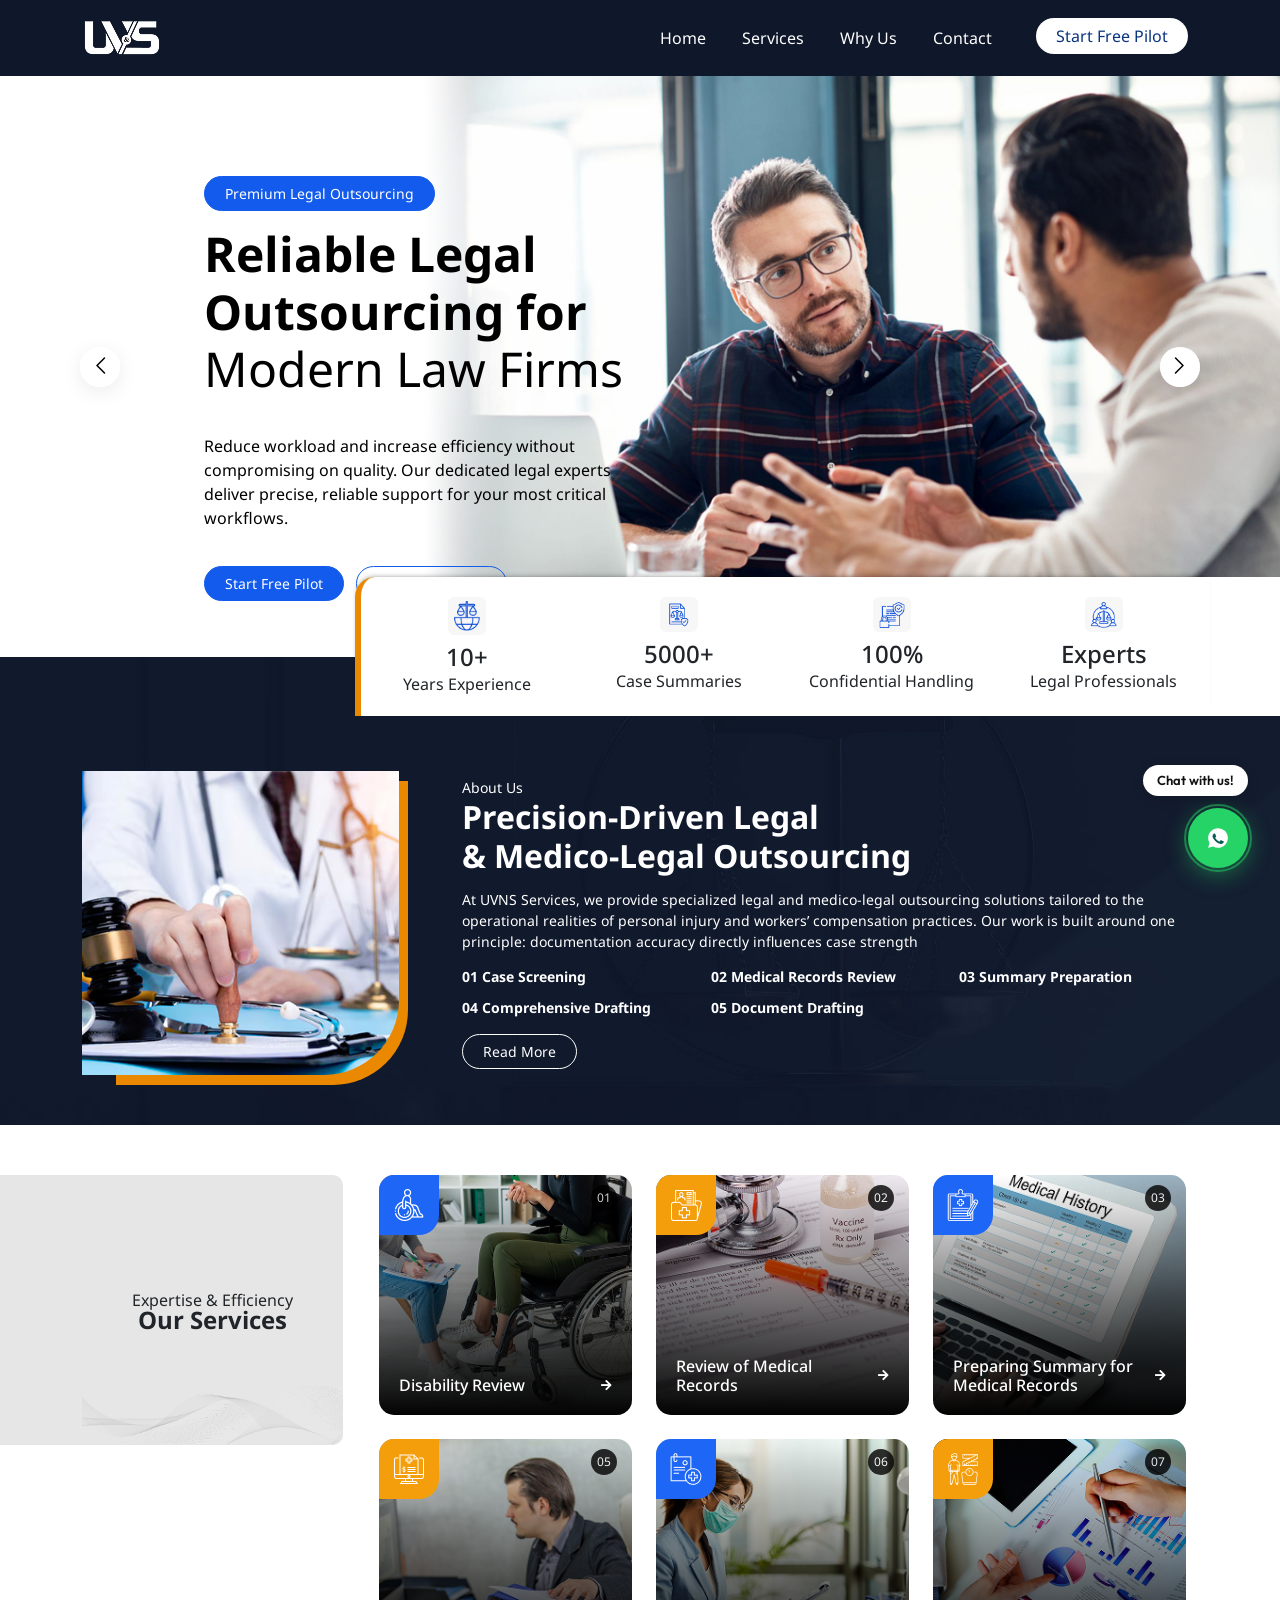
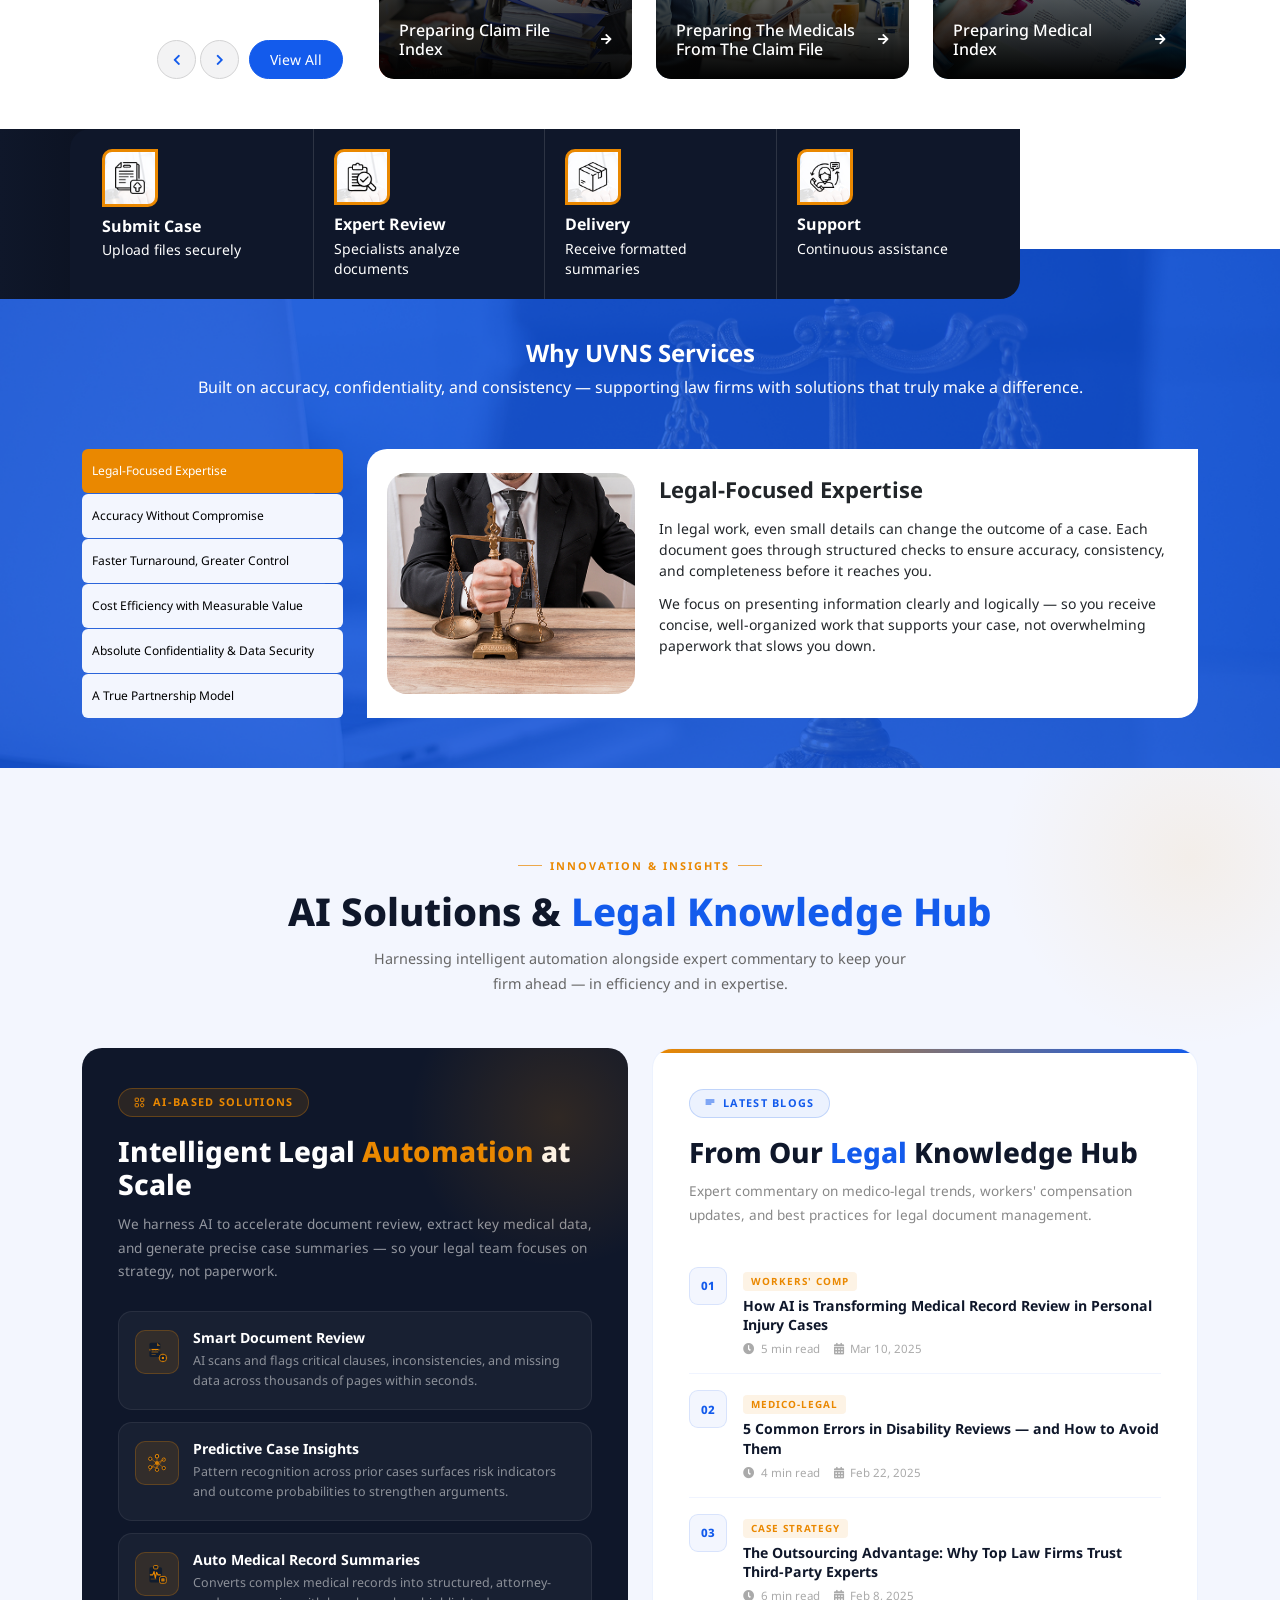
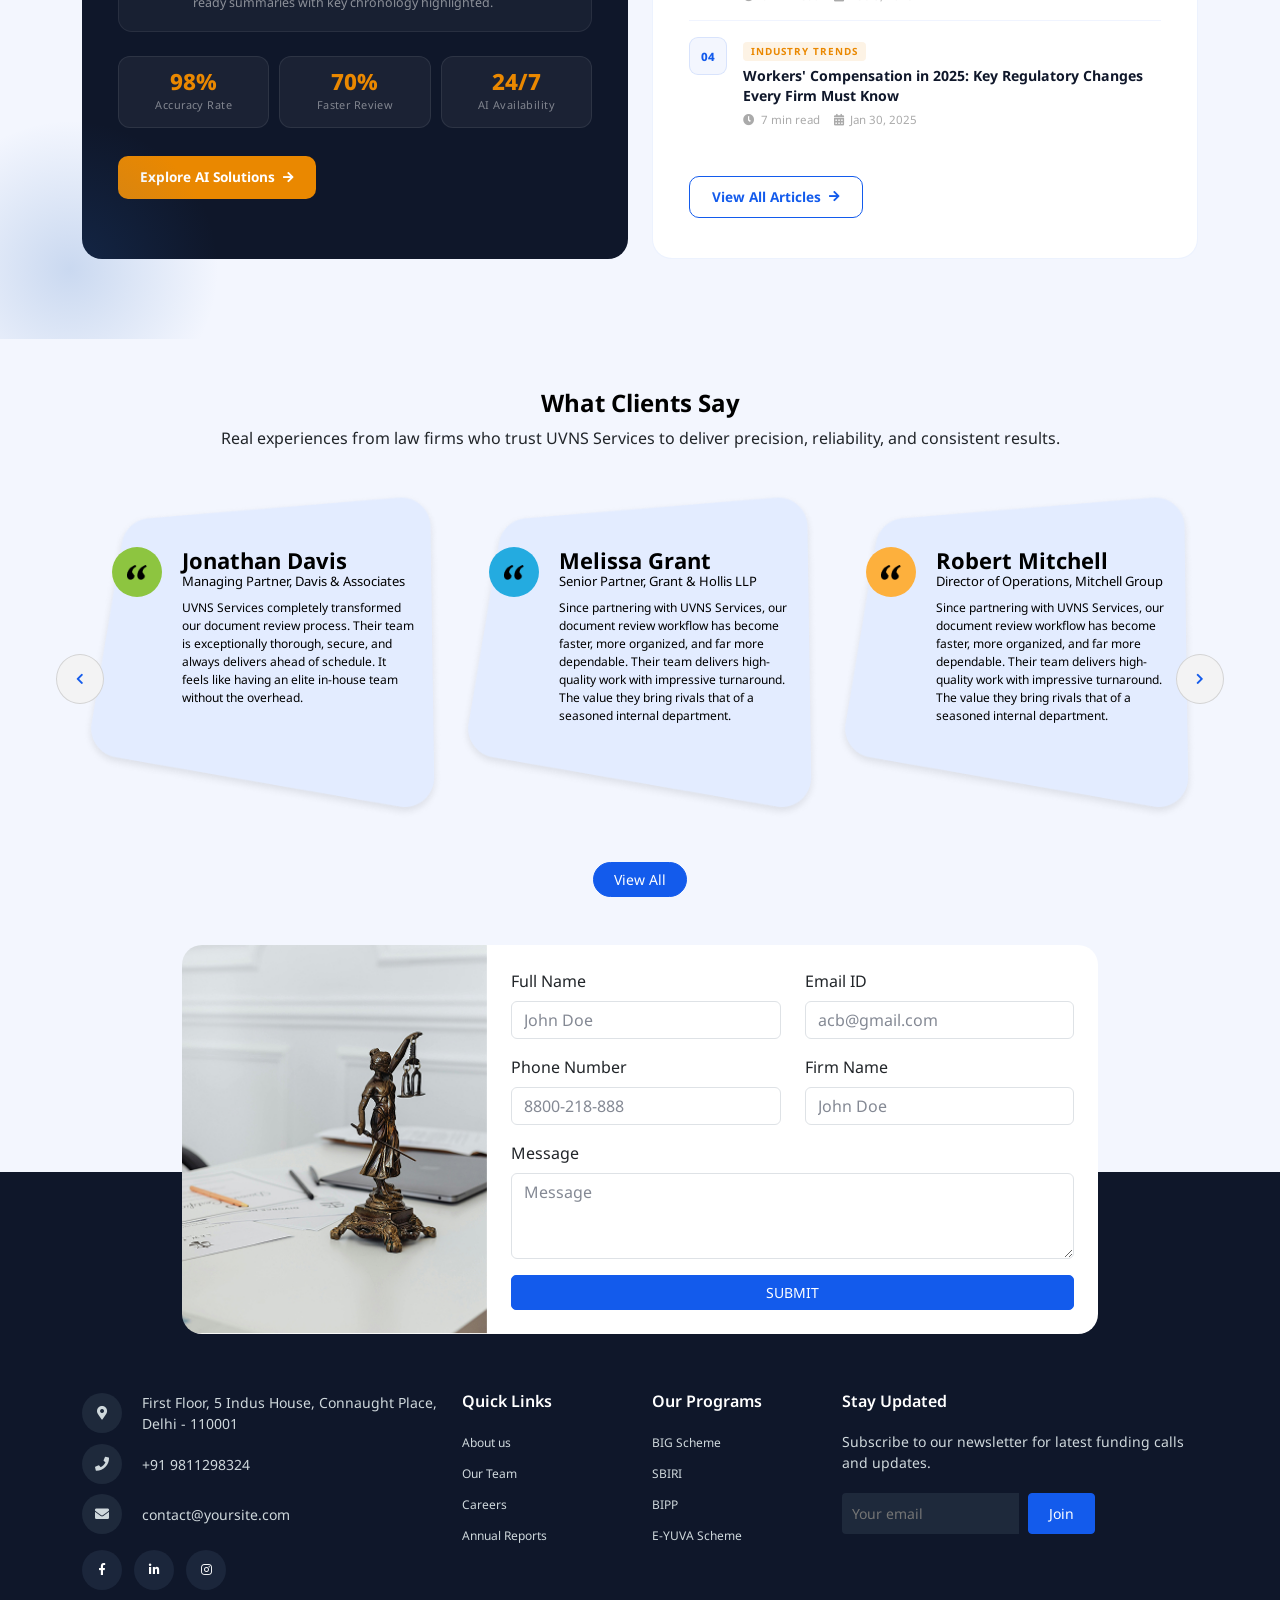
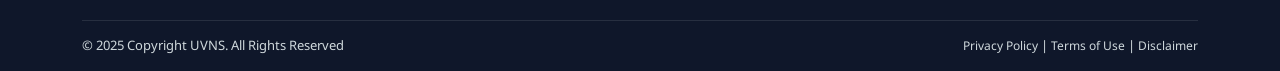
<file: index-back.html>
<!DOCTYPE html>
<html lang="en">

<head>
    <meta charset="UTF-8">
    <meta name="viewport" content="width=device-width, initial-scale=1">

    <title>UVNS Services</title>

    <link rel="stylesheet" href="bootstarp.min.css">
    <link rel="stylesheet" href="owl.carousel.min.css">
    <link rel="stylesheet" href="animate.css">
    <link rel="stylesheet" href="style.css">
    <link rel="stylesheet" href="responsive.css">
    <link rel="stylesheet" href="accessibility-controls.css">
    <link rel="stylesheet" href="material-symbols-outlined.css">
    <link rel="stylesheet" href="font-awesome.min.css">
      <link href="https://fonts.googleapis.com/css2?family=Outfit:wght@300;400;500;600;700&display=swap" rel="stylesheet"/>
      

    <style>
        /* .process {
            background: #0b1d36;
            color: white;
        }

        .testimonial {
            background: #f7f8fc;
        }

        .footer {
            background: #081423;
            color: white;
            padding: 40px 0;
        }  */
    </style>
</head>

<body>

    <!-- Navbar section start here-->
    <div class="top-header">
        <nav class="navbar navbar-expand-lg navbar-dark sticky-top">
            <div class="container">
                <a class="navbar-brand fw-bold"><img src="uvns-logo.png" alt=""> </a>

                <button class="navbar-toggler" data-bs-toggle="collapse" data-bs-target="#menu">
                    <span class="navbar-toggler-icon"></span>
                </button>

                <div class="collapse navbar-collapse" id="menu">

                    <ul class="navbar-nav ms-auto">

                        <li class="nav-item"><a class="nav-link">Home</a></li>
                        <li class="nav-item"><a class="nav-link">Services</a></li>
                        <li class="nav-item"><a class="nav-link">Why Us</a></li>
                        <li class="nav-item"><a class="nav-link">Contact</a></li>

                        <li class="nav-item ms-3">
                            <a class="btn quick-btn btn-pilot">Start Free Pilot</a>
                        </li>

                    </ul>

                </div>
            </div>
        </nav>
    </div>
    <!-- Navbar section endhere-->
    <!--banner section start here-->
    <!-- <section class="hero">

        <div class="container">

            <div class="row align-items-center">

                <div class="col-lg-6">

                    <span class="premium-txt">Premium Legal Outsourcing</span>

                    <h1>Reliable Legal Outsourcing for <span>Modern Law Firms</span></h1>

                    <p class="mt-3 banner-des">
                        Reduce workload and increase efficiency without compromising on quality. Our dedicated legal
                        experts deliver precise, reliable support for your most critical workflows.
                    </p>

                    <a class="btn quick-btn mt-3">Start Free Pilot</a>
                    <a class="btn quick-btn btn-outline-light mt-3 ms-2">Explore Services</a>

                </div>



            </div>
        </div>

    </section> -->


<section class="hero">

    <div id="carouselExampleCaptions" class="carousel slide">
  <!-- <div class="carousel-indicators">
    <button type="button" data-bs-target="#carouselExampleCaptions" data-bs-slide-to="0" class="active" aria-current="true" aria-label="Slide 1"></button>
    <button type="button" data-bs-target="#carouselExampleCaptions" data-bs-slide-to="1" aria-label="Slide 2"></button>
    <button type="button" data-bs-target="#carouselExampleCaptions" data-bs-slide-to="2" aria-label="Slide 3"></button>
  </div> -->
  <div class="carousel-inner">
    <div class="carousel-item active">
      <img src="banner1.jpg" class="d-block w-100" alt="...">
      <div class="carousel-caption  d-md-block">
     <div class="container">

            <div class="row align-items-center">

                <div class="col-lg-6">

                    <span class="premium-txt">Premium Legal Outsourcing</span>

                    <h1>Reliable Legal Outsourcing for <span>Modern Law Firms</span></h1>

                    <p class="mt-3 banner-des">
                        Reduce workload and increase efficiency without compromising on quality. Our dedicated legal
                        experts deliver precise, reliable support for your most critical workflows.
                    </p>

                    <a class="btn quick-btn mt-3">Start Free Pilot</a>
                    <a class="btn quick-btn btn-outline-light mt-3 ms-2">Explore Services</a>

                </div>



            </div>
        </div>
        

      </div>
    </div>
    <div class="carousel-item">
      <img src="banner2.jpg" class="d-block w-100" alt="...">
      <div class="carousel-caption d-none d-md-block">
     <div class="container">

            <div class="row align-items-center">

                <div class="col-lg-6">

                    <span class="premium-txt">Premium Legal Outsourcing</span>

                    <h1>Reliable Legal Outsourcing for <span>Modern Law Firms</span></h1>

                    <p class="mt-3 banner-des">
                        Reduce workload and increase efficiency without compromising on quality. Our dedicated legal
                        experts deliver precise, reliable support for your most critical workflows.
                    </p>

                    <a class="btn quick-btn mt-3">Start Free Pilot</a>
                    <a class="btn quick-btn btn-outline-light mt-3 ms-2">Explore Services</a>

                </div>



            </div>
        </div>
        

      </div>
    </div>
    
  </div>
  <button class="carousel-control-prev" type="button" data-bs-target="#carouselExampleCaptions" data-bs-slide="prev">
    <span class="carousel-control-prev-icon" aria-hidden="true"></span>
    <span class="visually-hidden">Previous</span>
  </button>
  <button class="carousel-control-next" type="button" data-bs-target="#carouselExampleCaptions" data-bs-slide="next">
    <span class="carousel-control-next-icon" aria-hidden="true"></span>
    <span class="visually-hidden">Next</span>
  </button>
</div>
</section>


    <!--banner section end here-->

    <!--about section start here-->
    <div class="about-bg">
        <section class="stats">

            <div class="container">

                <div class="row ">

                    <!-- Left Empty Space -->
                    <div class="col-md-3"></div>

                    <!-- Stat Boxes -->
                    <div class="col-md-9 expericnce-brd">
                        <div class="row">

                            <div class="col-md-3">
                                <div class="stat-box">
                                    <div class="about-icon">
                                        <img src="about-icon1.png" alt="">
                                    </div>
                                    <h4 class="title">10+</h4>
                                    <p>Years Experience</p>
                                </div>
                            </div>

                            <div class="col-md-3">
                                <div class="stat-box">
                                    <div class="about-icon">
                                        <img src="about-icon2.png" alt="">
                                    </div>
                                    <h4 class="title">5000+</h4>
                                    <p>Case Summaries</p>
                                </div>
                            </div>

                            <div class="col-md-3">
                                <div class="stat-box">
                                    <div class="about-icon">
                                        <img src="about-icon3.png" alt="">
                                    </div>
                                    <h4 class="title">100%</h4>
                                    <p>Confidential Handling</p>
                                </div>
                            </div>

                            <div class="col-md-3">
                                <div class="stat-box">
                                    <div class="about-icon">
                                        <img src="about-icon4.png" alt="">
                                    </div>
                                    <h4 class="title">Experts</h4>
                                    <p>Legal Professionals</p>
                                </div>
                            </div>

                        </div>
                    </div>

                </div>

            </div>
        </section>


        <!-- About Section -->

        <section class="aboutsection">

            <div class="container">

                <div class="row align-items-center">

                    <div class="col-12 col-lg-4">
                        <div class="about-image"><img src="about-img.jpg" class="img-fluid"></div>
                    </div>

                    <div class="col-12 col-lg-8">
                        <div class="about-right-txt">
                            <div class="title-s">About Us</div>
                            <h3 class="title">Precision-Driven Legal <span>& Medico-Legal Outsourcing</span></h3>

                            <p>
                                At UVNS Services, we provide specialized legal and medico-legal outsourcing solutions
                                tailored to the operational realities of personal injury and workers’ compensation
                                practices. Our work is built around one principle: documentation accuracy directly
                                influences case strength </p>

                            <ul class="about-ul">

                                <li>01 Case Screening</li>
                                <li>02 Medical Records Review</li>
                                <li>03 Summary Preparation</li>
                                <li>04 Comprehensive Drafting</li>
                                <li>05 Document Drafting</li>
                            </ul>

                            <a class="btn quick-btn btn-outline-w mt-3">Read More</a>
                        </div>
                    </div>

                </div>
            </div>

        </section>
    </div>
    <!--about section end here-->
    <!--services section start here-->
    <section class="service-section">
        <div class="container">
            <div class="row">
                <div class="col-12 col-lg-3 btn-section">
                    <div class="service-box">
                        Expertise & Efficiency
                        <span>Our Services</span>
                    </div>
                    <!--heading section start here-->
                    <div class="heading-sec">
                        <div class="d-flex ">
                            <div class="owl-nav">
                                <button type="button" class="owl-prev"><i class="fas fa-chevron-left"></i></button>
                                <button type="button" class="owl-next"><i class="fas fa-chevron-right"></i></button>
                            </div>
                            <button class="quick-btn btn-txtb">View All</button>
                        </div>

                    </div>
                    <!--heading section end here-->
                </div>
                <div class="col-12 col-lg-9">
                    <!--service card section start here-->
                    <div class="container">
                        <div id="video-slider" class="owl-carousel">
                            <div class="row g-4">

                                <!-- Card 1 -->
                                <div class="col-lg-4">
                                    <div class="service-card">

                                        <img src="services-1.jpg">

                                        <div class="service-overlay"></div>

                                        <div class="icon-box">
                                            <img alt="" src="srv-icon1.png">
                                        </div>

                                        <div class="card-number">01</div>

                                        <div class="service-content">
                                            <h5>Disability Review <span class="arrow"><i
                                                        class="fas fa-arrow-right"></i></span></h5>
                                        </div>

                                    </div>
                                </div>

                                <!-- Card 2 -->
                                <div class="col-lg-4">
                                    <div class="service-card">

                                        <img src="services-2.jpg">

                                        <div class="service-overlay"></div>

                                        <div class="icon-box orange">
                                            <img alt="" src="srv-icon2.png">
                                        </div>

                                        <div class="card-number">02</div>

                                        <div class="service-content">
                                            <h5>Review of Medical Records<span class="arrow"><i
                                                        class="fas fa-arrow-right"></i></span></h5>
                                        </div>

                                    </div>
                                </div>

                                <!-- Card 3 -->
                                <div class="col-lg-4">
                                    <div class="service-card">

                                        <img src="services-3.jpg">

                                        <div class="service-overlay"></div>

                                        <div class="icon-box">
                                            <img alt="" src="srv-icon3.png">
                                        </div>

                                        <div class="card-number">03</div>

                                        <div class="service-content">
                                            <h5>Preparing Summary for Medical Records <span class="arrow"><i
                                                        class="fas fa-arrow-right"></i></span></h5>
                                        </div>

                                    </div>
                                </div>

                                <!-- Card 4 -->
                                <div class="col-lg-4">
                                    <div class="service-card">

                                        <img src="services-4.jpg">

                                        <div class="service-overlay"></div>

                                        <div class="icon-box orange">
                                            <img alt="" src="srv-icon4.png">
                                        </div>

                                        <div class="card-number">05</div>

                                        <div class="service-content">
                                            <h5>Preparing Claim File Index <span class="arrow"><i
                                                        class="fas fa-arrow-right"></i></span></h5>
                                        </div>

                                    </div>
                                </div>

                                <!-- Card 5 -->
                                <div class="col-lg-4">
                                    <div class="service-card">

                                        <img src="services-5.jpg">

                                        <div class="service-overlay"></div>

                                        <div class="icon-box">
                                            <img alt="" src="srv-icon5.png">
                                        </div>

                                        <div class="card-number">06</div>

                                        <div class="service-content">
                                            <h5>Preparing The Medicals From The Claim File <span class="arrow"><i
                                                        class="fas fa-arrow-right"></i></span></h5>
                                        </div>

                                    </div>
                                </div>

                                <!-- Card 6 -->
                                <div class="col-lg-4">
                                    <div class="service-card">

                                        <img src="services-6.jpg">

                                        <div class="service-overlay"></div>

                                        <div class="icon-box orange">
                                            <img alt="" src="srv-icon6.png">
                                        </div>

                                        <div class="card-number">07</div>

                                        <div class="service-content">
                                            <h5>Preparing Medical Index <span class="arrow"><i
                                                        class="fas fa-arrow-right"></i></span></h5>
                                        </div>

                                    </div>
                                </div>

                            </div>
                            <div class="row g-4">

                                <!-- Card 1 -->
                                <div class="col-lg-4">
                                    <div class="service-card">

                                        <img src="services-1.jpg">

                                        <div class="service-overlay"></div>

                                        <div class="icon-box">
                                            <img alt="" src="srv-icon1.png">
                                        </div>

                                        <div class="card-number">01</div>

                                        <div class="service-content">
                                            <h5>Disability Review <span class="arrow"><i
                                                        class="fas fa-arrow-right"></i></span></h5>
                                        </div>

                                    </div>
                                </div>

                                <!-- Card 2 -->
                                <div class="col-lg-4">
                                    <div class="service-card">

                                        <img src="services-2.jpg">

                                        <div class="service-overlay"></div>

                                        <div class="icon-box orange">
                                            <img alt="" src="srv-icon2.png">
                                        </div>

                                        <div class="card-number">02</div>

                                        <div class="service-content">
                                            <h5>Review of Medical Records<span class="arrow"><i
                                                        class="fas fa-arrow-right"></i></span></h5>
                                        </div>

                                    </div>
                                </div>

                                <!-- Card 3 -->
                                <div class="col-lg-4">
                                    <div class="service-card">

                                        <img src="services-3.jpg">

                                        <div class="service-overlay"></div>

                                        <div class="icon-box">
                                            <img alt="" src="srv-icon3.png">
                                        </div>

                                        <div class="card-number">03</div>

                                        <div class="service-content">
                                            <h5>Preparing Summary for Medical Records <span class="arrow"><i
                                                        class="fas fa-arrow-right"></i></span></h5>
                                        </div>

                                    </div>
                                </div>

                                <!-- Card 4 -->
                                <div class="col-lg-4">
                                    <div class="service-card">

                                        <img src="services-4.jpg">

                                        <div class="service-overlay"></div>

                                        <div class="icon-box orange">
                                            <img alt="" src="srv-icon4.png">
                                        </div>

                                        <div class="card-number">05</div>

                                        <div class="service-content">
                                            <h5>Preparing Claim File Index <span class="arrow"><i
                                                        class="fas fa-arrow-right"></i></span></h5>
                                        </div>

                                    </div>
                                </div>

                                <!-- Card 5 -->
                                <div class="col-lg-4">
                                    <div class="service-card">

                                        <img src="services-5.jpg">

                                        <div class="service-overlay"></div>

                                        <div class="icon-box">
                                            <img alt="" src="srv-icon5.png">
                                        </div>

                                        <div class="card-number">06</div>

                                        <div class="service-content">
                                            <h5>Preparing The Medicals From The Claim File <span class="arrow"><i
                                                        class="fas fa-arrow-right"></i></span></h5>
                                        </div>

                                    </div>
                                </div>

                                <!-- Card 6 -->
                                <div class="col-lg-4">
                                    <div class="service-card">

                                        <img src="services-6.jpg">

                                        <div class="service-overlay"></div>

                                        <div class="icon-box orange">
                                            <img alt="" src="srv-icon6.png">
                                        </div>

                                        <div class="card-number">07</div>

                                        <div class="service-content">
                                            <h5>Preparing Medical Index <span class="arrow"><i
                                                        class="fas fa-arrow-right"></i></span></h5>
                                        </div>

                                    </div>
                                </div>

                            </div>
                        </div>
                        <!--service card section end here-->
                    </div>
                </div>

            </div>

    </section>

    <!--services section end her-->

    <section class="process-section">
        <div class="container">
            <div class="row">
                <div class="col-12 col-lg-10 process-con">
                    <div class="container">

                        <div class="row">

                            <div class="col-12  col-md-3 col-lg-3 process-brd">
                                <div class="process-img"><img alt="" src="process1.png"></div>
                                <h5>Submit Case</h5>
                                <p>Upload files securely</p>
                            </div>

                            <div class="col-12 col-md-3 col-lg-3 process-brd">
                                <div class="process-img"><img alt="" src="process2.png"></div>
                                <h5>Expert Review</h5>
                                <p>Specialists analyze documents</p>
                            </div>

                            <div class="col-12  col-md-3 col-lg-3 process-brd">
                                <div class="process-img"><img alt="" src="process3.png"></div>
                                <h5>Delivery</h5>
                                <p>Receive formatted summaries</p>
                            </div>

                            <div class="col-12   col-md-3 col-lg-3 process-brd">
                                <div class="process-img"><img alt="" src="process4.png"></div>
                                <h5>Support</h5>
                                <p>Continuous assistance</p>
                            </div>

                        </div>

                    </div>


                </div>
                <div class="col-12 col-lg-2"></div>
            </div>

        </div>


    </section>

    <!--why UVNS section start here-->
    <section class="uvns-section">
       
        <!--tab section start here-->
        <div class="container">
            <div class="row">
                <div class="col-12">
                    <h2 class="home-title txt-w">Why UVNS Services</h2>
                    <div class="s-title txt-w">
                        Built on accuracy, confidentiality, and consistency — supporting law firms with solutions that
                        truly make a difference.
                    </div>
                </div>
            </div>

            <div class="row mt-4">

                <!-- Left Tabs -->
                <div class="col-12 col-lg-3">
                    <ul class="nav flex-column nav-pills legal-ul" id="serviceTabs">

                        <li class="nav-item">
                            <a class="nav-link active" data-bs-toggle="pill" data-bs-target="#tab1">
                                Legal-Focused Expertise
                            </a>
                        </li>

                        <li class="nav-item">
                            <a class="nav-link" data-bs-toggle="pill" data-bs-target="#tab2">
                                Accuracy Without Compromise
                            </a>
                        </li>

                        <li class="nav-item">
                            <a class="nav-link" data-bs-toggle="pill" data-bs-target="#tab3">
                                Faster Turnaround, Greater Control
                            </a>
                        </li>

                        <li class="nav-item">
                            <a class="nav-link" data-bs-toggle="pill" data-bs-target="#tab4">
                                Cost Efficiency with Measurable Value
                            </a>
                        </li>

                        <li class="nav-item">
                            <a class="nav-link" data-bs-toggle="pill" data-bs-target="#tab5">
                                Absolute Confidentiality & Data Security
                            </a>
                        </li>

                        <li class="nav-item">
                            <a class="nav-link" data-bs-toggle="pill" data-bs-target="#tab6">
                                A True Partnership Model
                            </a>
                        </li>

                    </ul>
                </div>


                <!-- Right Content -->
                <div class="col-12 col-lg-9">
                    <div class="tab-content">

                        <!-- Tab 1 -->
                        <div class="tab-pane fade show active" id="tab1">
                            <div class="accuracy-div">
                                <div class="row">
                                    <div class="col-lg-4">
                                        <img class="accuracy-img" src="accuracy.jpg" alt="">
                                    </div>
                                    <div class="col-lg-8">
                                        <div class="accuracy-right">
                                            <div class="title">Legal-Focused Expertise</div>
                                            <p>In legal work, even small details can change the outcome of a case. Each
                                                document goes through structured checks to ensure accuracy, consistency,
                                                and completeness before it reaches you.</p>
                                            <p>We focus on presenting information clearly and logically — so you receive
                                                concise, well-organized work that supports your case, not overwhelming
                                                paperwork that slows you down.</p>
                                        </div>
                                    </div>
                                </div>
                            </div>
                        </div>

                        <!-- Tab 2 -->
                        <div class="tab-pane fade" id="tab2">
                            <div class="accuracy-div">
                                <div class="row">
                                    <div class="col-lg-4">
                                        <img class="accuracy-img" src="accuracy.jpg" alt="">
                                    </div>
                                    <div class="col-lg-8">
                                        <div class="accuracy-right">
                                            <div class="title">Accuracy Without Compromise</div>
                                            <p>In legal work, even small details can change the outcome of a case. Each
                                                document goes through structured checks to ensure accuracy, consistency,
                                                and completeness before it reaches you.</p>
                                            <p>We focus on presenting information clearly and logically — so you receive
                                                concise, well-organized work that supports your case, not overwhelming
                                                paperwork that slows you down.</p>

                                        </div>
                                    </div>
                                </div>
                            </div>
                        </div>

                        <!-- Tab 3 -->
                        <div class="tab-pane fade" id="tab3">
                            <h4>Faster Turnaround, Greater Control</h4>
                            <p>We deliver work quickly without sacrificing quality.</p>
                        </div>

                        <!-- Tab 4 -->
                        <div class="tab-pane fade" id="tab4">
                            <h4>Cost Efficiency with Measurable Value</h4>
                            <p>Optimized workflows reduce costs while maintaining high standards.</p>
                        </div>

                        <!-- Tab 5 -->
                        <div class="tab-pane fade" id="tab5">
                            <h4>Absolute Confidentiality & Data Security</h4>
                            <p>Your documents remain secure with strict privacy protocols.</p>
                        </div>

                        <!-- Tab 6 -->
                        <div class="tab-pane fade" id="tab6">
                            <h4>A True Partnership Model</h4>
                            <p>We collaborate closely with law firms to deliver consistent support.</p>
                        </div>

                    </div>
                </div>

            </div>
        </div>
        <!--tabs section end here-->


    </section>
    <!--why UVNS section end here-->
<!-- ══════════════ AI-BASED SOLUTIONS & BLOG SECTION ══════════════ -->
<section id="ai-blogs-section">
  <style>
    #ai-blogs-section {
      background: #F3F6FE;
      padding: 80px 0;
    }
    .abs-section-header {
      text-align: center;
      margin-bottom: 52px;
    }
    .abs-eyebrow {
      display: inline-flex; align-items: center; gap: 8px;
      font-size: .68rem; font-weight: 700; letter-spacing: .18em; text-transform: uppercase;
      color: #EA8800; margin-bottom: 14px;
    }
    .abs-eyebrow::before, .abs-eyebrow::after {
      content: ''; display: block; width: 24px; height: 1.5px;
      background: #EA8800; opacity: .7;
    }
    .abs-section-header h2 {
      font-size: clamp(1.7rem, 3vw, 2.4rem);
      font-weight: 800; color: #0F172A; line-height: 1.2;
    }
    .abs-section-header h2 span { color: #135BEC; }
    .abs-section-header p {
      font-size: .9rem; color: #666;
      max-width: 560px; margin: 12px auto 0; line-height: 1.75;
    }

    /* ─── AI PANEL ─── */
    .ai-panel {
      background: #0F172A;
      border-radius: 20px;
      padding: 40px 36px;
      height: 100%;
      position: relative; overflow: hidden;
    }
    .ai-panel::before {
      content: '';
      position: absolute; top: -80px; right: -80px;
      width: 300px; height: 300px; border-radius: 50%;
      background: radial-gradient(circle, rgba(234,136,0,.15) 0%, transparent 70%);
      pointer-events: none;
    }
    .ai-panel-badge {
      display: inline-flex; align-items: center; gap: 7px;
      background: rgba(234,136,0,.12);
      border: 1px solid rgba(234,136,0,.3);
      border-radius: 99px; padding: 5px 14px;
      font-size: .68rem; font-weight: 700; letter-spacing: .12em; text-transform: uppercase;
      color: #EA8800; margin-bottom: 18px;
    }
    .ai-panel h3 {
      font-size: clamp(1.3rem, 2.2vw, 1.75rem);
      font-weight: 800; color: #fff; line-height: 1.2; margin-bottom: 10px;
    }
    .ai-panel h3 em { font-style: normal; color: #EA8800; }
    .ai-panel > p {
      font-size: .85rem; color: rgba(255,255,255,.55);
      line-height: 1.75; margin-bottom: 28px;
    }

    /* feature rows */
    .ai-feat {
      display: flex; align-items: flex-start; gap: 14px;
      background: rgba(255,255,255,.04);
      border: 1px solid rgba(255,255,255,.07);
      border-radius: 14px; padding: 18px 16px;
      margin-bottom: 12px;
      transition: background .2s, border-color .2s;
    }
    .ai-feat:hover {
      background: rgba(234,136,0,.07);
      border-color: rgba(234,136,0,.25);
    }
    .ai-feat-icon {
      width: 44px; height: 44px; flex-shrink: 0;
      border-radius: 10px;
      background: rgba(234,136,0,.12);
      border: 1px solid rgba(234,136,0,.25);
      display: flex; align-items: center; justify-content: center;
    }
    .ai-feat-icon svg { width: 22px; height: 22px; }
    .ai-feat-body h6 {
      font-size: .88rem; font-weight: 700; color: #fff; margin-bottom: 4px;
    }
    .ai-feat-body p {
      font-size: .78rem; color: rgba(255,255,255,.5);
      line-height: 1.6; margin: 0;
    }

    /* stat pills */
    .ai-stats-row {
      display: grid; grid-template-columns: repeat(3, 1fr);
      gap: 10px; margin: 24px 0 28px;
    }
    .ai-stat-pill {
      background: rgba(255,255,255,.05);
      border: 1px solid rgba(255,255,255,.08);
      border-radius: 12px; padding: 14px 10px; text-align: center;
    }
    .ai-stat-pill .num {
      display: block; font-size: 1.4rem; font-weight: 800;
      color: #EA8800; line-height: 1;
    }
    .ai-stat-pill .lbl {
      display: block; font-size: .68rem; color: rgba(255,255,255,.45);
      margin-top: 4px; letter-spacing: .04em;
    }

    /* AI CTA btn */
    .btn-ai-cta {
      display: inline-flex; align-items: center; gap: 8px;
      background: #EA8800; color: #fff !important;
      border-radius: 10px; padding: 11px 22px;
      font-size: .85rem; font-weight: 700;
      text-decoration: none;
      transition: background .2s, transform .15s;
    }
    .btn-ai-cta:hover { background: #d07500; transform: translateY(-1px); }
    .btn-ai-cta i { font-size: .75rem; }

    /* ─── BLOG PANEL ─── */
    .blog-panel {
      background: #fff;
      border-radius: 20px;
      border: 1px solid rgba(19,91,236,.08);
      padding: 40px 36px;
      height: 100%;
      position: relative; overflow: hidden;
    }
    .blog-panel::before {
      content: '';
      position: absolute; top: 0; left: 0; right: 0; height: 4px;
      background: linear-gradient(90deg, #EA8800, #135BEC);
    }
    .blog-panel-badge {
      display: inline-flex; align-items: center; gap: 7px;
      background: rgba(19,91,236,.08);
      border: 1px solid rgba(19,91,236,.2);
      border-radius: 99px; padding: 5px 14px;
      font-size: .68rem; font-weight: 700; letter-spacing: .12em; text-transform: uppercase;
      color: #135BEC; margin-bottom: 18px;
    }
    .blog-panel h3 {
      font-size: clamp(1.3rem, 2.2vw, 1.75rem);
      font-weight: 800; color: #0F172A; line-height: 1.2; margin-bottom: 10px;
    }
    .blog-panel h3 span { color: #135BEC; }
    .blog-panel > p {
      font-size: .85rem; color: #888;
      line-height: 1.75; margin-bottom: 24px;
    }

    /* blog cards */
    .blog-entry {
      display: flex; align-items: flex-start; gap: 16px;
      padding: 16px 0;
      border-bottom: 1px solid #f0f4ff;
      text-decoration: none;
      transition: padding-left .2s;
    }
    .blog-entry:last-of-type { border-bottom: none; }
    .blog-entry:hover { padding-left: 6px; }
    .blog-num {
      width: 38px; height: 38px; flex-shrink: 0;
      border-radius: 9px;
      background: #F3F6FE;
      border: 1px solid rgba(19,91,236,.12);
      display: flex; align-items: center; justify-content: center;
      font-size: .72rem; font-weight: 800; color: #135BEC;
      transition: background .2s, color .2s;
    }
    .blog-entry:hover .blog-num {
      background: #135BEC; color: #fff;
    }
    .blog-entry-body { flex: 1; }
    .blog-entry-tag {
      display: inline-block;
      font-size: .62rem; font-weight: 700; letter-spacing: .1em; text-transform: uppercase;
      color: #EA8800; background: rgba(234,136,0,.1);
      border-radius: 4px; padding: 2px 8px; margin-bottom: 5px;
    }
    .blog-entry h6 {
      font-size: .88rem; font-weight: 700;
      color: #0F172A; line-height: 1.4; margin-bottom: 5px;
      transition: color .2s;
    }
    .blog-entry:hover h6 { color: #135BEC; }
    .blog-entry-meta {
      display: flex; gap: 14px;
      font-size: .72rem; color: #aaa;
    }
    .blog-entry-meta i { margin-right: 3px; }

    /* blog CTA */
    .btn-blog-cta {
      display: inline-flex; align-items: center; gap: 8px;
      border: 1.5px solid #135BEC; color: #135BEC !important;
      border-radius: 10px; padding: 10px 22px;
      font-size: .85rem; font-weight: 700;
      text-decoration: none;
      transition: background .2s, color .2s;
    }
    .btn-blog-cta:hover {
      background: #135BEC; color: #fff !important;
    }
    .btn-blog-cta i { font-size: .75rem; }

    @media(max-width:991px){
      .ai-panel, .blog-panel { padding: 28px 22px; }
    }
  </style>

  <div class="container">

    <!-- Section Header -->
    <div class="abs-section-header">
      <div class="abs-eyebrow">Innovation &amp; Insights</div>
      <h2>AI Solutions &amp; <span>Legal Knowledge Hub</span></h2>
      <p>Harnessing intelligent automation alongside expert commentary to keep your firm ahead — in efficiency and in expertise.</p>
    </div>

    <div class="row g-4 align-items-stretch">

      <!-- ── LEFT: AI SOLUTIONS ── -->
      <div class="col-lg-6">
        <div class="ai-panel">
          <div class="ai-panel-badge">
            <svg width="13" height="13" viewBox="0 0 24 24" fill="none"><rect x="4" y="4" width="6" height="6" rx="1" stroke="#EA8800" stroke-width="1.8"/><rect x="14" y="4" width="6" height="6" rx="1" stroke="#EA8800" stroke-width="1.8"/><rect x="4" y="14" width="6" height="6" rx="1" stroke="#EA8800" stroke-width="1.8"/><circle cx="17" cy="17" r="3" stroke="#EA8800" stroke-width="1.8"/><line x1="17" y1="12" x2="17" y2="14" stroke="#EA8800" stroke-width="1.5"/></svg>
            AI-Based Solutions
          </div>
          <h3>Intelligent Legal <em>Automation</em> at Scale</h3>
          <p>We harness AI to accelerate document review, extract key medical data, and generate precise case summaries — so your legal team focuses on strategy, not paperwork.</p>

          <div class="ai-feat">
            <div class="ai-feat-icon">
              <svg viewBox="0 0 26 26" fill="none" xmlns="http://www.w3.org/2000/svg">
                <rect x="4" y="2" width="13" height="17" rx="2" fill="#0d1b2e" opacity="0.9"/>
                <path d="M13 2 L17 6 L13 6 Z" fill="#EA8800" opacity="0.6"/>
                <line x1="7" y1="10" x2="14" y2="10" stroke="#EA8800" stroke-width="1.2" stroke-linecap="round"/>
                <line x1="7" y1="13" x2="14" y2="13" stroke="#EA8800" stroke-width="1.2" stroke-linecap="round" opacity="0.6"/>
                <line x1="7" y1="16" x2="11" y2="16" stroke="#EA8800" stroke-width="1.2" stroke-linecap="round" opacity="0.4"/>
                <rect x="3.5" y="8.5" width="14" height="4" rx="1" fill="#EA8800" opacity="0.1"/>
                <line x1="3.5" y1="10.5" x2="17.5" y2="10.5" stroke="#EA8800" stroke-width="0.8" stroke-dasharray="2 1.5" opacity="0.9"/>
                <circle cx="20" cy="20" r="4.5" fill="#0d1b2e" stroke="#EA8800" stroke-width="1"/>
                <circle cx="20" cy="20" r="1.5" fill="#EA8800"/>
                <line x1="20" y1="15.5" x2="20" y2="17" stroke="#EA8800" stroke-width="0.9"/>
                <line x1="20" y1="23" x2="20" y2="24.5" stroke="#EA8800" stroke-width="0.9"/>
                <line x1="15.5" y1="20" x2="17" y2="20" stroke="#EA8800" stroke-width="0.9"/>
                <line x1="23" y1="20" x2="24.5" y2="20" stroke="#EA8800" stroke-width="0.9"/>
              </svg>
            </div>
            <div class="ai-feat-body">
              <h6>Smart Document Review</h6>
              <p>AI scans and flags critical clauses, inconsistencies, and missing data across thousands of pages within seconds.</p>
            </div>
          </div>

          <div class="ai-feat">
            <div class="ai-feat-icon">
              <svg viewBox="0 0 26 26" fill="none" xmlns="http://www.w3.org/2000/svg">
                <circle cx="5" cy="8" r="2" fill="#0d1b2e" stroke="#EA8800" stroke-width="1"/>
                <circle cx="5" cy="18" r="2" fill="#0d1b2e" stroke="#EA8800" stroke-width="1"/>
                <circle cx="13" cy="5" r="2" fill="#0d1b2e" stroke="#EA8800" stroke-width="1.2"/>
                <circle cx="13" cy="13" r="2.5" fill="#EA8800" opacity="0.9"/>
                <circle cx="13" cy="21" r="2" fill="#0d1b2e" stroke="#EA8800" stroke-width="1"/>
                <circle cx="21" cy="9" r="2" fill="#0d1b2e" stroke="#EA8800" stroke-width="1"/>
                <circle cx="21" cy="19" r="2" fill="#0d1b2e" stroke="#EA8800" stroke-width="1"/>
                <line x1="7" y1="8.8" x2="11" y2="12" stroke="#EA8800" stroke-width="0.8" opacity="0.7"/>
                <line x1="7" y1="17.2" x2="11" y2="14" stroke="#EA8800" stroke-width="0.8" opacity="0.7"/>
                <line x1="13" y1="7" x2="13" y2="10.5" stroke="#EA8800" stroke-width="0.8" opacity="0.7"/>
                <line x1="13" y1="15.5" x2="13" y2="19" stroke="#EA8800" stroke-width="0.8" opacity="0.7"/>
                <line x1="15" y1="12" x2="19" y2="9.8" stroke="#EA8800" stroke-width="0.8" opacity="0.7"/>
                <line x1="15" y1="14" x2="19" y2="17.2" stroke="#EA8800" stroke-width="0.8" opacity="0.7"/>
                <polyline points="4,22 8,17 12,19 18,11 22,8" stroke="#EA8800" stroke-width="1.4" stroke-linecap="round" stroke-linejoin="round" opacity="0.45" fill="none"/>
              </svg>
            </div>
            <div class="ai-feat-body">
              <h6>Predictive Case Insights</h6>
              <p>Pattern recognition across prior cases surfaces risk indicators and outcome probabilities to strengthen arguments.</p>
            </div>
          </div>

          <div class="ai-feat">
            <div class="ai-feat-icon">
              <svg viewBox="0 0 26 26" fill="none" xmlns="http://www.w3.org/2000/svg">
                <rect x="4" y="5" width="15" height="18" rx="2" fill="#0d1b2e" opacity="0.9"/>
                <rect x="9" y="3" width="5" height="4" rx="1" fill="#0d1b2e" stroke="#EA8800" stroke-width="1"/>
                <polyline points="5,14 8,14 9.5,10 11,18 12.5,11 14,14 17,14" stroke="#EA8800" stroke-width="1.3" stroke-linecap="round" stroke-linejoin="round" fill="none"/>
                <line x1="6" y1="19" x2="12" y2="19" stroke="#EA8800" stroke-width="1" stroke-linecap="round" opacity="0.4"/>
                <rect x="16" y="16" width="8" height="8" rx="2" fill="#0d1b2e" stroke="#EA8800" stroke-width="1"/>
                <rect x="18" y="18" width="4" height="4" rx="0.8" fill="#EA8800" opacity="0.85"/>
                <line x1="18" y1="15.2" x2="18" y2="16" stroke="#EA8800" stroke-width="0.8"/>
                <line x1="20" y1="15.2" x2="20" y2="16" stroke="#EA8800" stroke-width="0.8"/>
                <line x1="22" y1="15.2" x2="22" y2="16" stroke="#EA8800" stroke-width="0.8"/>
              </svg>
            </div>
            <div class="ai-feat-body">
              <h6>Auto Medical Record Summaries</h6>
              <p>Converts complex medical records into structured, attorney-ready summaries with key chronology highlighted.</p>
            </div>
          </div>

          <!-- Stats -->
          <div class="ai-stats-row">
            <div class="ai-stat-pill">
              <span class="num">98%</span>
              <span class="lbl">Accuracy Rate</span>
            </div>
            <div class="ai-stat-pill">
              <span class="num">70%</span>
              <span class="lbl">Faster Review</span>
            </div>
            <div class="ai-stat-pill">
              <span class="num">24/7</span>
              <span class="lbl">AI Availability</span>
            </div>
          </div>

          <a href="contact.html" class="btn-ai-cta">
            Explore AI Solutions <i class="fas fa-arrow-right"></i>
          </a>
        </div>
      </div>

      <!-- ── RIGHT: BLOG ── -->
      <div class="col-lg-6">
        <div class="blog-panel">
          <div class="blog-panel-badge">
            <svg width="12" height="12" viewBox="0 0 24 24" fill="none"><path d="M4 6h16M4 10h16M4 14h10" stroke="#135BEC" stroke-width="2" stroke-linecap="round"/></svg>
            Latest Blogs
          </div>
          <h3>From Our <span>Legal</span> Knowledge Hub</h3>
          <p>Expert commentary on medico-legal trends, workers' compensation updates, and best practices for legal document management.</p>

          <a href="#" class="blog-entry">
            <div class="blog-num">01</div>
            <div class="blog-entry-body">
              <span class="blog-entry-tag">Workers' Comp</span>
              <h6>How AI is Transforming Medical Record Review in Personal Injury Cases</h6>
              <div class="blog-entry-meta">
                <span><i class="fas fa-clock"></i> 5 min read</span>
                <span><i class="fas fa-calendar-alt"></i> Mar 10, 2025</span>
              </div>
            </div>
          </a>

          <a href="#" class="blog-entry">
            <div class="blog-num">02</div>
            <div class="blog-entry-body">
              <span class="blog-entry-tag">Medico-Legal</span>
              <h6>5 Common Errors in Disability Reviews — and How to Avoid Them</h6>
              <div class="blog-entry-meta">
                <span><i class="fas fa-clock"></i> 4 min read</span>
                <span><i class="fas fa-calendar-alt"></i> Feb 22, 2025</span>
              </div>
            </div>
          </a>

          <a href="#" class="blog-entry">
            <div class="blog-num">03</div>
            <div class="blog-entry-body">
              <span class="blog-entry-tag">Case Strategy</span>
              <h6>The Outsourcing Advantage: Why Top Law Firms Trust Third-Party Experts</h6>
              <div class="blog-entry-meta">
                <span><i class="fas fa-clock"></i> 6 min read</span>
                <span><i class="fas fa-calendar-alt"></i> Feb 8, 2025</span>
              </div>
            </div>
          </a>

          <a href="#" class="blog-entry">
            <div class="blog-num">04</div>
            <div class="blog-entry-body">
              <span class="blog-entry-tag">Industry Trends</span>
              <h6>Workers' Compensation in 2025: Key Regulatory Changes Every Firm Must Know</h6>
              <div class="blog-entry-meta">
                <span><i class="fas fa-clock"></i> 7 min read</span>
                <span><i class="fas fa-calendar-alt"></i> Jan 30, 2025</span>
              </div>
            </div>
          </a>

          <div class="mt-4 pt-2">
            <a href="#" class="btn-blog-cta">
              View All Articles <i class="fas fa-arrow-right"></i>
            </a>
          </div>
        </div>
      </div>

    </div><!-- /row -->
  </div><!-- /container -->
</section>
<!-- ══════════════ END AI-BASED SOLUTIONS & BLOG ══════════════ -->

    <!-- Testimonials section start here -->

    <section class="testimonial-section">

        <div class="container">
            <div class="row">
                <div class="col-12 col-12">

                    <h2 class="home-title">What Clients Say</h2>
                    <div class="s-title">Real experiences from law firms who trust UVNS Services to deliver precision,
                        reliability, and consistent results.</div>
                    <div class="impact-owl pb-3">

                        <div class="d-flex justify-content-between">
                            <div class="owl-nav">
                                <button type="button" class="owl-prev2"><i class="fas fa-chevron-left"></i></button>
                                <button type="button" class="owl-next2"><i class="fas fa-chevron-right"></i></button>
                            </div>

                        </div>

                    </div>
                    <div id="impact-slider" class="owl-carousel">

                        <div class="card-box">
                            <div class="testi-con">
                                <span><img src="coma.png" alt=""></span>
                            </div>
                            <div>
                                <h6>Jonathan Davis
                                    <span>Managing Partner, Davis & Associates</span>
                                </h6>
                                <p>
                                    UVNS Services completely transformed our document review process. Their team is
                                    exceptionally thorough, secure, and always delivers ahead of schedule. It feels like
                                    having an elite in-house team without the overhead. </p>
                            </div>
                        </div>

                        <div class="card-box">
                            <div class="testi-con testi-con2">
                                <span><img src="coma.png" alt=""></span>
                            </div>
                            <div>
                                <h6>Melissa Grant
                                    <span>Senior Partner, Grant & Hollis LLP</span>
                                </h6>
                                <p>
                                    Since partnering with UVNS Services, our document review workflow has become faster,
                                    more organized, and far more dependable. Their team delivers high-quality work with
                                    impressive turnaround. The value they bring rivals that of a seasoned internal
                                    department.
                                </p>
                            </div>
                        </div>

                        <div class="card-box">
                            <div class="testi-con testi-con3">
                                <span><img src="coma.png" alt=""></span>
                            </div>
                            <div>
                                <h6>Robert Mitchell
                                    <span>Director of Operations, Mitchell Group</span>
                                </h6>
                                <p>
                                    Since partnering with UVNS Services, our document review workflow has become faster,
                                    more organized, and far more dependable. Their team delivers high-quality work with
                                    impressive turnaround. The value they bring rivals that of a seasoned internal
                                    department.
                                </p>
                            </div>
                        </div>

                    </div>
                    <div class="btn-c">
                        <button class="quick-btn">View All</button>
                    </div>
                </div>
            </div>
        </div>
        <!--form section start here-->
        <div class="home-home">
            <div class="container py-5">

                <div class="contact-box">

                    <div class="row g-0">

                        <!-- Left Image -->
                        <div class="col-md-4 contact-img">
                            <img src="contact-img.jpg" alt="contact">
                        </div>

                        <!-- Right Form -->
                        <div class="col-md-8 p-4 form-hbg">

                            <form>

                                <div class="row">

                                    <div class="col-md-6 mb-3">
                                        <label class="form-label">Full Name</label>
                                        <input type="text" class="form-control" placeholder="John Doe">
                                    </div>

                                    <div class="col-md-6 mb-3">
                                        <label class="form-label">Email ID</label>
                                        <input type="email" class="form-control" placeholder="acb@gmail.com">
                                    </div>

                                    <div class="col-md-6 mb-3">
                                        <label class="form-label">Phone Number</label>
                                        <input type="text" class="form-control" placeholder="8800-218-888">
                                    </div>

                                    <div class="col-md-6 mb-3">
                                        <label class="form-label">Firm Name</label>
                                        <input type="text" class="form-control" placeholder="John Doe">
                                    </div>

                                    <div class="col-12 mb-3">
                                        <label class="form-label">Message</label>
                                        <textarea class="form-control" rows="3" placeholder="Message"></textarea>
                                    </div>

                                    <div class="col-12">
                                        <button type="submit" class="btn quick-btn home-submit-btn">SUBMIT</button>
                                    </div>

                                </div>

                            </form>

                        </div>

                    </div>
                </div>
            </div>
        </div>

        <!--form section end here-->
    </section>

    <!-- Testimonials section end here -->




    <!-- Footer section start here-->
    <footer class="footer">

        <div class="container">

            <div class="row g-4">

                <!-- Contact -->
                <div class="col-lg-4 col-md-6">

                    <div class="contact-info mb-3">
                        <ul class="foot-add">
                            <li><i class="fas fa-map-marker-alt"></i>
                                <div>First Floor, 5 Indus House, Connaught Place, Delhi - 110001</div>
                            </li>
                            <li><i class="fas fa-phone"></i>
                                <div>+91 9811298324</div>
                            </li>
                            <li><i class="fas fa-envelope"></i>
                                <div>contact@yoursite.com</div>
                            </li>
                        </ul>



                    </div>

                    <div class="social-icons">
                        <a href="#"><i class="fab fa-facebook-f"></i></a>
                        <a href="#"><i class="fab fa-linkedin-in"></i></a>
                        <a href="#"><i class="fab fa-instagram"></i></a>
                    </div>

                </div>

                <!-- Quick Links -->
                <div class="col-lg-2 col-md-6">
                    <h5>Quick Links</h5>
                    <ul class="footlink">
                        <li><a href="#">About us</a></li>
                        <li><a href="#">Our Team</a></li>
                        <li><a href="#">Careers</a></li>
                        <li><a href="#">Annual Reports</a></li>
                    </ul>
                </div>

                <!-- Programs -->
                <div class="col-lg-2 col-md-6">
                    <h5>Our Programs</h5>
                    <ul class="footlink">
                        <li><a href="#">BIG Scheme</a></li>
                        <li><a href="#">SBIRI</a></li>
                        <li><a href="#">BIPP</a></li>
                        <li><a href="#">E-YUVA Scheme</a></li>
                    </ul>
                </div>

                <!-- Newsletter -->
                <div class="col-lg-4 col-md-6">
                    <h5>Stay Updated</h5>
                    <p class="subscribe-txt">Subscribe to our newsletter for latest funding calls and updates.</p>

                    <div class="input-group newsletter">
                        <input type="email" class="updated-box" placeholder="Your email">
                        <button class="btn quick-btn ">Join</button>
                    </div>

                </div>

            </div>

            <!-- Bottom Footer -->

            <div class="footer-bottom d-flex justify-content-between flex-wrap">

                <div>
                    © 2025 Copyright UVNS. All Rights Reserved
                </div>

                <div>
                    <a href="#">Privacy Policy</a> |
                    <a href="#">Terms of Use</a> |
                    <a href="#">Disclaimer</a>
                </div>

            </div>

        </div>

    </footer>

    <!--footer section end here-->

<!-- Floating WhatsApp FAB -->
<div class="wa-fab">
  <span class="wa-label" id="waLabel">Chat with us!</span>
  <button class="wa-btn" id="waBtn" onclick="toggleWaPopup()" aria-label="Open WhatsApp Chat">
    <!-- WhatsApp SVG -->
    <svg viewBox="0 0 32 32" fill="none" xmlns="http://www.w3.org/2000/svg">
      <circle cx="16" cy="16" r="16" fill="#25d366"/>
      <path d="M23.5 8.5A10.44 10.44 0 0 0 16 5.5C10.2 5.5 5.5 10.2 5.5 16c0 1.85.48 3.65 1.4 5.25L5.5 26.5l5.4-1.4A10.44 10.44 0 0 0 16 26.5c5.8 0 10.5-4.7 10.5-10.5 0-2.8-1.09-5.43-3-7.5z" fill="#fff"/>
      <path d="M21.5 19.3c-.3-.15-1.75-.86-2.02-.96-.27-.1-.47-.15-.67.15-.2.3-.77.96-.95 1.16-.17.2-.35.22-.65.07-.3-.15-1.27-.47-2.42-1.5-.9-.8-1.5-1.79-1.68-2.09-.17-.3-.02-.46.13-.61.13-.13.3-.35.45-.52.15-.17.2-.3.3-.5.1-.2.05-.37-.02-.52-.08-.15-.67-1.62-.92-2.22-.24-.58-.49-.5-.67-.51H12c-.2 0-.52.07-.79.37-.27.3-1.03 1.01-1.03 2.46 0 1.45 1.05 2.85 1.2 3.05.15.2 2.07 3.16 5.01 4.43.7.3 1.25.48 1.67.61.7.22 1.34.19 1.84.12.56-.09 1.75-.72 2-1.41.25-.7.25-1.3.17-1.41-.07-.12-.27-.2-.57-.35z" fill="#075e54"/>
    </svg>
  </button>
</div>

<!-- WhatsApp Popup -->
<div class="wa-popup" id="waPopup">
  <!-- Header -->
  <div class="wa-popup-header">
    <div class="wa-avatar">
      <svg viewBox="0 0 24 24" fill="white" xmlns="http://www.w3.org/2000/svg">
        <path d="M12 12c2.7 0 4.8-2.1 4.8-4.8S14.7 2.4 12 2.4 7.2 4.5 7.2 7.2 9.3 12 12 12zm0 2.4c-3.2 0-9.6 1.6-9.6 4.8v2.4h19.2v-2.4c0-3.2-6.4-4.8-9.6-4.8z"/>
      </svg>
    </div>
    <div>
      <h6>UVNS Support</h6>
      <div class="wa-online">Online</div>
    </div>
    <button class="wa-close-btn" onclick="toggleWaPopup()" aria-label="Close">&#x2715;</button>
  </div>

  <!-- Chat body -->
  <div class="wa-popup-body">
    <div class="wa-bubble">
      <p>👋 Hi! May I help you?</p>
      <div class="wa-bubble-time" id="waMsgTime"></div>
    </div>
  </div>

  <!-- Footer input -->
  <div class="wa-popup-footer">
    <input class="wa-input" type="text" id="waInput" placeholder="Type a message…" onkeydown="if(event.key==='Enter') sendToWa()"/>
    <button class="wa-send" onclick="sendToWa()" aria-label="Send">
      <svg viewBox="0 0 24 24" fill="white" xmlns="http://www.w3.org/2000/svg">
        <path d="M2 21l21-9L2 3v7l15 2-15 2z"/>
      </svg>
    </button>
  </div>
</div>




    <script src="bootstrap.bundle.min.js"></script>
    <script src="jquery-3.7.1.min.js"></script>
    <script src="jquery.easy-ticker.min.js"></script>
    <script src="owl.carousel.js"></script>
    <script src="custom.js"></script>
    <script>
  // Set message timestamp
  (function(){
    var now = new Date();
    var h = now.getHours(), m = now.getMinutes();
    var ampm = h >= 12 ? 'PM' : 'AM';
    h = h % 12 || 12;
    document.getElementById('waMsgTime').textContent = h + ':' + (m<10?'0':'')+m + ' ' + ampm;
  })();

  // Hide label after 4s
  setTimeout(function(){ 
    var lbl = document.getElementById('waLabel');
    if(lbl) lbl.style.display = 'none';
  }, 4000);

  var isOpen = false;

  function toggleWaPopup() {
    isOpen = !isOpen;
    var popup = document.getElementById('waPopup');
    popup.classList.toggle('open', isOpen);
    if(isOpen) {
      setTimeout(function(){ document.getElementById('waInput').focus(); }, 300);
    }
  }

  function sendToWa() {
    var input = document.getElementById('waInput');
    var msg = input.value.trim();
    if(!msg) msg = 'Hi! May I help you?';
    // Replace with your WhatsApp number (country code + number, no + or spaces)
    var phone = '8307868856';
    var url = 'https://wa.me/' + phone + '?text=' + encodeURIComponent(msg);
    window.open(url, '_blank');
    input.value = '';
  }
</script>
</body>

</html>
</file>
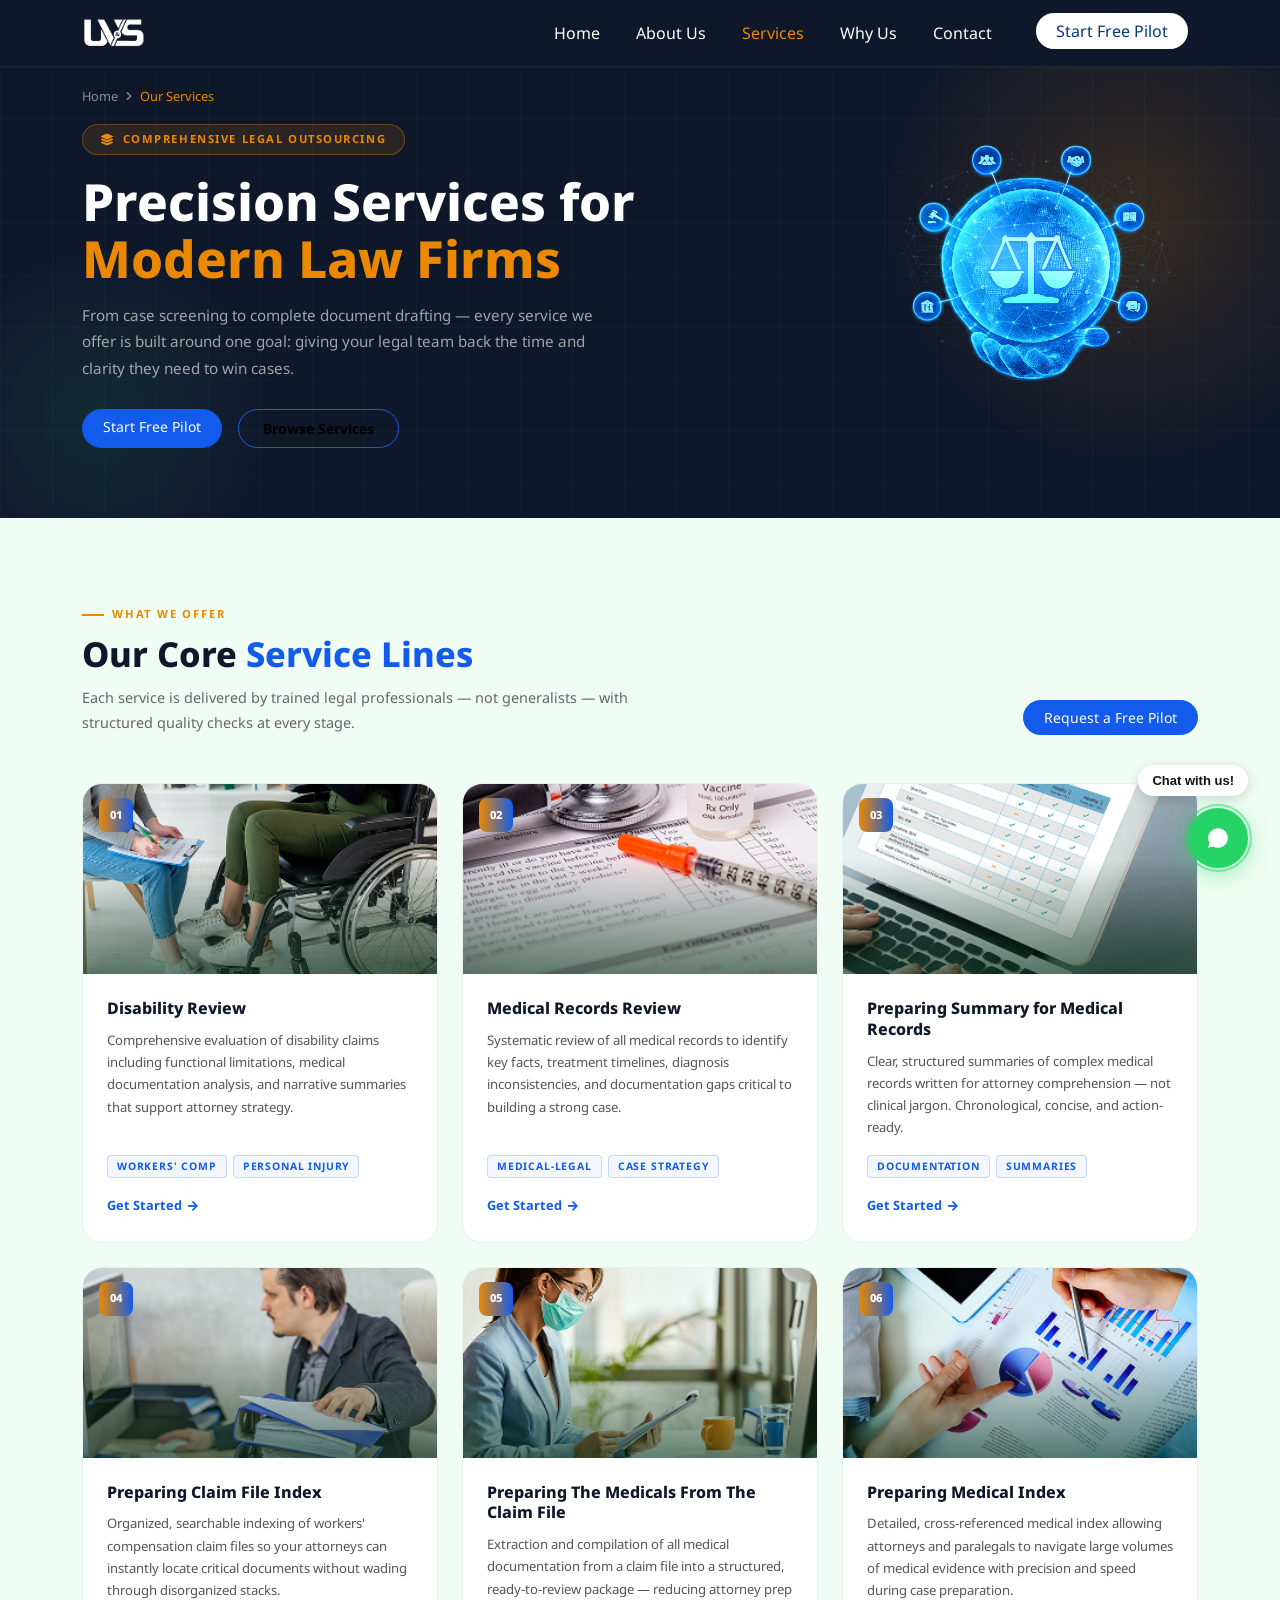
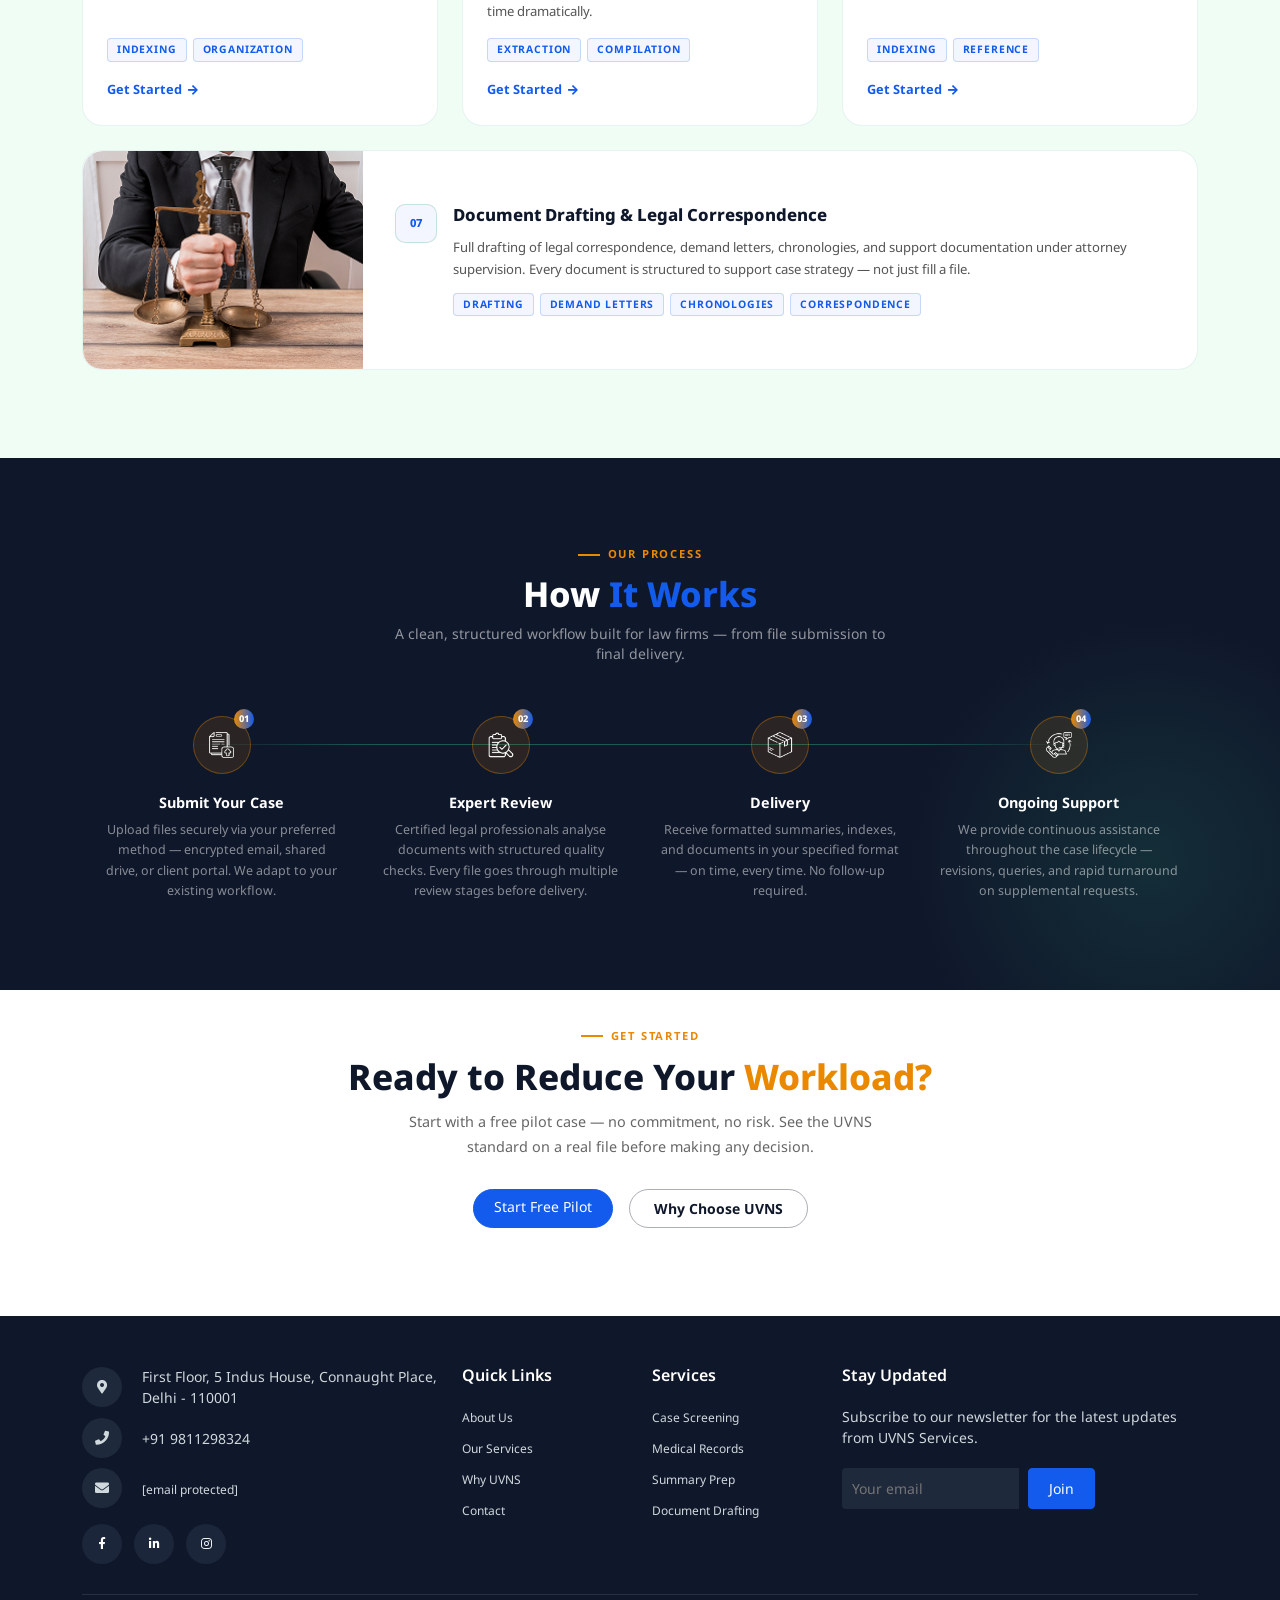
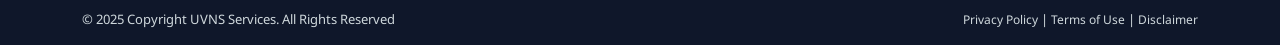
<file: services.html>
<!DOCTYPE html>
<html lang="en">
<head>
    <meta charset="UTF-8">
    <meta name="viewport" content="width=device-width, initial-scale=1">
    <title>Our Services — UVNS Services</title>

    <link rel="stylesheet" href="bootstarp.min.css">
    <link rel="stylesheet" href="owl.carousel.min.css">
    <link rel="stylesheet" href="animate.css">
    <link rel="stylesheet" href="style.css">
    <link rel="stylesheet" href="theme.css">
    <link rel="stylesheet" href="responsive.css">
    <link rel="stylesheet" href="accessibility-controls.css">
    <link rel="stylesheet" href="material-symbols-outlined.css">
    <link rel="stylesheet" href="font-awesome.min.css">

    <style>
        /* ══════════════════════════════════════════
           SERVICES PAGE — Emerald / Forest Green Theme
        ══════════════════════════════════════════ */

        /* ── PAGE HERO ── */
        .page-hero {
            background: #0F172A;
            padding: 20px 0 70px;
            position: relative;
            overflow: hidden;
        }
        .page-hero::before {
            content: '';
            position: absolute; inset: 0;
            background-image:
                linear-gradient(rgba(16,185,129,.05) 1px, transparent 1px),
                linear-gradient(90deg, rgba(16,185,129,.05) 1px, transparent 1px);
            background-size: 52px 52px;
        }
        .page-hero::after {
            content: ''; position: absolute;
            right: -100px; top: -100px;
            width: 500px; height: 500px; border-radius: 50%;
            background: radial-gradient(circle, rgba(16,185,129,.2) 0%, transparent 68%);
            pointer-events: none;
        }
        .page-hero-left {
            content: ''; position: absolute;
            left: -80px; bottom: -80px;
            width: 360px; height: 360px; border-radius: 50%;
            background: radial-gradient(circle, rgba(52,211,153,.1) 0%, transparent 70%);
            pointer-events: none;
        }
        .page-hero-inner { position: relative; z-index: 2; }

        .breadcrumb-wrap {
            display: flex; align-items: center; gap: 8px;
            font-size: .8rem; color: rgba(255,255,255,.5);
            margin-bottom: 18px;
        }
        .breadcrumb-wrap a { color: rgba(255,255,255,.5); text-decoration: none; transition: color .2s; }
        .breadcrumb-wrap a:hover { color: #EA8800; }
        .breadcrumb-wrap span { color: #EA8800; }

        .hero-badge {
            display: inline-flex; align-items: center; gap: 8px;
            background: rgba(16,185,129,.14);
            border: 1px solid rgba(16,185,129,.38);
            border-radius: 99px; padding: 6px 18px;
            font-size: .7rem; font-weight: 700;
            letter-spacing: .14em; text-transform: uppercase;
            color: #EA8800; margin-bottom: 18px;
        }
        .hero-badge i { font-size: .75rem; }

        .page-hero h1 {
            font-size: clamp(2.1rem, 4.5vw, 3.2rem);
            font-weight: 800; color: #fff; line-height: 1.12; margin-bottom: 14px;
        }
        .page-hero h1 em { font-style: normal; color: #EA8800; }
        .page-hero p {
            font-size: .95rem; color: rgba(255,255,255,.6);
            max-width: 540px; line-height: 1.75; margin-bottom: 28px;
        }

        /* hero stats row */
        .hero-stat-row {
            display: flex; gap: 32px; flex-wrap: wrap; margin-top: 32px;
            padding-top: 28px;
            border-top: 1px solid rgba(255,255,255,.08);
        }
        .hero-stat { text-align: left; }
        .hero-stat .num {
            font-size: 1.8rem; font-weight: 800; color: #EA8800; line-height: 1;
        }
        .hero-stat .lbl {
            font-size: .72rem; color: rgba(255,255,255,.5);
            margin-top: 3px; letter-spacing: .04em;
        }

        /* ── SECTION HELPERS ── */
        .title-s {
            font-size: .7rem; font-weight: 700;
            letter-spacing: .16em; text-transform: uppercase;
            color: #135BEC;
            display: flex; align-items: center; gap: 8px;
            margin-bottom: 10px;
        }
        .title-s::before {
            content: ''; display: block;
            width: 22px; height: 2px;
            background: #135BEC;
        }
        .section-title {
            font-size: clamp(1.55rem, 2.8vw, 2.15rem);
            font-weight: 800; line-height: 1.2; color: #0F172A;
        }
        .section-title span { color: #135BEC; }
        .section-sub {
            font-size: .9rem; color: #666; max-width: 560px;
            line-height: 1.75; margin-top: 10px;
        }

        /* ── SERVICES GRID SECTION ── */
        .services-grid-section {
            padding: 88px 0;
            background: #F0FDF4;
        }

        .srv-card {
            background: #fff;
            border-radius: 20px;
            padding: 0;
            border: 1px solid rgba(5,150,105,.1);
            overflow: hidden;
            height: 100%;
            transition: transform .25s, box-shadow .3s;
            display: flex; flex-direction: column;
        }
        .srv-card:hover {
            transform: translateY(-6px);
            box-shadow: 0 20px 50px rgba(5,150,105,.14);
        }

        .srv-card-img {
            width: 100%; height: 190px;
            overflow: hidden; position: relative;
        }
        .srv-card-img img {
            width: 100%; height: 100%; object-fit: cover;
            transition: transform .4s;
        }
        .srv-card:hover .srv-card-img img { transform: scale(1.05); }

        .srv-card-img-overlay {
            position: absolute; inset: 0;
            background: linear-gradient(180deg, transparent 40%, rgba(5,46,22,.6) 100%);
        }

        .srv-card-num {
            position: absolute; top: 14px; left: 16px;
            width: 34px; height: 34px; border-radius: 8px;
            background: #135BEC; color: #fff;
            display: flex; align-items: center; justify-content: center;
            font-size: .7rem; font-weight: 800; letter-spacing: .04em;
        }

        .srv-card-body {
            padding: 24px 24px 26px;
            flex: 1; display: flex; flex-direction: column;
        }
        .srv-card-body h5 {
            font-size: 1rem; font-weight: 800; color: #0F172A;
            margin-bottom: 10px; line-height: 1.3;
        }
        .srv-card-body p {
            font-size: .82rem; color: #555;
            line-height: 1.7; flex: 1;
        }

        .srv-card-tags {
            display: flex; flex-wrap: wrap; gap: 6px;
            margin-top: 16px;
        }
        .srv-tag {
            font-size: .65rem; font-weight: 700; letter-spacing: .08em;
            text-transform: uppercase; padding: 3px 9px;
            border-radius: 4px; background: #F3F6FE;
            color: #135BEC; border: 1px solid rgba(5,150,105,.2);
        }

        .srv-card-link {
            display: inline-flex; align-items: center; gap: 6px;
            margin-top: 18px;
            font-size: .8rem; font-weight: 700; color: #135BEC;
            text-decoration: none;
            transition: gap .2s, color .2s;
        }
        .srv-card-link:hover { gap: 10px; color: #0d44b8; }
        .srv-card-link i { font-size: .7rem; }

        /* ── PROCESS SECTION ── */
        .process-section {
            padding: 88px 0;
            background: #0F172A;
            position: relative; overflow: hidden;
        }
        .process-section::before {
            content: ''; position: absolute;
            right: -120px; bottom: -120px;
            width: 500px; height: 500px; border-radius: 50%;
            background: radial-gradient(circle, rgba(52,211,153,.12) 0%, transparent 70%);
            pointer-events: none;
        }
        .process-steps {
            display: grid;
            grid-template-columns: repeat(4, 1fr);
            gap: 0;
            margin-top: 52px;
            position: relative;
        }
        .process-steps::before {
            content: ''; position: absolute;
            top: 28px; left: 10%; right: 10%;
            height: 1px;
            background: linear-gradient(90deg, transparent, rgba(52,211,153,.35) 20%, rgba(52,211,153,.35) 80%, transparent);
            pointer-events: none;
        }
        .process-step {
            padding: 0 20px; text-align: center;
            position: relative;
        }
        .step-icon-wrap {
            width: 58px; height: 58px;
            border-radius: 50%;
            background: rgba(52,211,153,.12);
            border: 1.5px solid rgba(52,211,153,.35);
            display: flex; align-items: center; justify-content: center;
            margin: 0 auto 20px;
            position: relative; z-index: 2;
            transition: background .25s, border-color .25s;
        }
        .process-step:hover .step-icon-wrap {
            background: #135BEC;
            border-color: #135BEC;
        }
        .step-icon-wrap i { color: #EA8800; font-size: 20px; transition: color .25s; }
        .process-step:hover .step-icon-wrap i { color: #fff; }
        .step-num {
            position: absolute; top: -8px; right: -4px;
            width: 20px; height: 20px; border-radius: 50%;
            background: #135BEC; color: #fff;
            font-size: .58rem; font-weight: 800;
            display: flex; align-items: center; justify-content: center;
        }
        .process-step h6 {
            font-size: .9rem; font-weight: 700; color: #fff; margin-bottom: 8px;
        }
        .process-step p {
            font-size: .78rem; color: rgba(255,255,255,.5); line-height: 1.65;
        }

        /* ── FEATURE DETAIL SECTION ── */
        .feature-detail-section {
            padding: 88px 0;
            background: #fff;
        }
        .feature-item {
            display: flex; gap: 24px; align-items: flex-start;
            padding: 28px 0;
            border-bottom: 1px solid #f0fdf4;
        }
        .feature-item:last-child { border-bottom: none; }
        .feature-icon-box {
            width: 52px; height: 52px; flex-shrink: 0;
            border-radius: 14px;
            background: #F3F6FE;
            border: 1px solid rgba(5,150,105,.18);
            display: flex; align-items: center; justify-content: center;
        }
        .feature-icon-box i { color: #135BEC; font-size: 20px; }
        .feature-body h5 {
            font-size: .98rem; font-weight: 800; color: #0F172A; margin-bottom: 6px;
        }
        .feature-body p { font-size: .83rem; color: #666; line-height: 1.7; margin: 0; }
        .feature-body ul {
            margin-top: 10px; padding-left: 0; display: flex; flex-wrap: wrap; gap: 6px;
        }
        .feature-body ul li {
            font-size: .72rem; background: #F3F6FE;
            color: #135BEC; border: 1px solid rgba(5,150,105,.2);
            border-radius: 5px; padding: 3px 10px;
            font-weight: 600;
        }

        /* Sticky sidebar card */
        .sticky-sidebar { position: sticky; top: 96px; }
        .sidebar-card {
            background: #0F172A;
            border-radius: 20px; padding: 32px 28px;
            position: relative; overflow: hidden;
        }
        .sidebar-card::before {
            content: ''; position: absolute;
            top: -60px; right: -60px; width: 200px; height: 200px; border-radius: 50%;
            background: radial-gradient(circle, rgba(52,211,153,.18) 0%, transparent 70%);
            pointer-events: none;
        }
        .sidebar-card h4 {
            font-size: 1.15rem; font-weight: 800; color: #fff; margin-bottom: 8px;
        }
        .sidebar-card p {
            font-size: .82rem; color: rgba(255,255,255,.6); line-height: 1.7;
            margin-bottom: 22px;
        }
        .sidebar-list { display: flex; flex-direction: column; gap: 10px; margin-bottom: 24px; }
        .sidebar-list-item {
            display: flex; align-items: center; gap: 10px;
            font-size: .82rem; color: rgba(255,255,255,.75);
        }
        .sidebar-list-item i { color: #EA8800; font-size: .8rem; flex-shrink: 0; }

        /* ── TECH STACK / AI STRIP ── */
        .ai-strip {
            padding: 60px 0;
            background: linear-gradient(135deg, #F3F6FE 0%, #e8f0fe 100%);
        }
        .ai-strip-inner {
            display: flex; align-items: center;
            justify-content: space-between; gap: 32px; flex-wrap: wrap;
        }
        .ai-strip-text h3 {
            font-size: 1.4rem; font-weight: 800; color: #0F172A; margin-bottom: 6px;
        }
        .ai-strip-text p { font-size: .88rem; color: #555; margin: 0; max-width: 480px; line-height: 1.7; }
        .ai-strip-stats {
            display: flex; gap: 28px; flex-wrap: wrap; flex-shrink: 0;
        }
        .ai-strip-stat { text-align: center; }
        .ai-strip-stat .n { font-size: 1.7rem; font-weight: 800; color: #135BEC; line-height: 1; }
        .ai-strip-stat .l { font-size: .7rem; color: #555; margin-top: 3px; letter-spacing: .04em; }

        /* ── TESTIMONIAL STRIP ── */
        .testi-strip {
            background: #135BEC; padding: 56px 0;
        }
        .testi-strip blockquote {
            font-size: clamp(1rem, 2vw, 1.25rem);
            font-weight: 600; color: #fff;
            text-align: center; line-height: 1.65;
            max-width: 700px; margin: 0 auto;
            font-style: italic;
        }
        .testi-strip cite {
            display: block; margin-top: 14px;
            font-size: .78rem; color: rgba(255,255,255,.72);
            font-style: normal; letter-spacing: .06em; text-transform: uppercase;
        }

        /* ── CTA SECTION ── */
        .cta-section {
            padding: 88px 0; background: #fff; text-align: center;
        }
        .cta-section h2 {
            font-size: clamp(1.5rem, 3vw, 2.2rem);
            font-weight: 800; color: #0F172A;
        }
        .cta-section h2 span { color: #135BEC; }
        .cta-section p {
            font-size: .9rem; color: #666;
            max-width: 480px; margin: 12px auto 30px; line-height: 1.75;
        }

        /* ── RESPONSIVE ── */
        @media (max-width: 991px) {
            .process-steps { grid-template-columns: repeat(2, 1fr); gap: 32px; }
            .process-steps::before { display: none; }
            .ai-strip-inner { flex-direction: column; text-align: center; }
            .ai-strip-stats { justify-content: center; }
        }
        @media (max-width: 767px) {
            .hero-stat-row { gap: 20px; }
            .process-steps { grid-template-columns: 1fr; }
            .feature-item { flex-direction: column; gap: 14px; }
            .sticky-sidebar { position: static; }
        }
    </style>
</head>
<body>

    <!-- ── NAVBAR ── -->
    <div class="top-header">
        <nav class="navbar navbar-expand-lg navbar-dark sticky-top">
            <div class="container">
                <a class="navbar-brand fw-bold" href="index.html"><img src="uvns-logo.png" alt="UVNS Services" style="height:40px;"></a>
                <button class="navbar-toggler" data-bs-toggle="collapse" data-bs-target="#menu">
                    <span class="navbar-toggler-icon"></span>
                </button>
                <div class="collapse navbar-collapse" id="menu">
                    <ul class="navbar-nav ms-auto">
                        <li class="nav-item"><a class="nav-link" href="index.html">Home</a></li>
                         <li class="nav-item"><a class="nav-link  " href="about.html">About Us</a></li>
                        <li class="nav-item"><a class="nav-link active" href="services.html">Services</a></li>
                        <li class="nav-item"><a class="nav-link" href="whyus.html">Why Us</a></li> 
                        <li class="nav-item"><a class="nav-link" href="contact.html">Contact</a></li>
                        <li class="nav-item ms-3">
                            <a class="btn quick-btn btn-pilot" href="contact.html">Start Free Pilot</a>
                        </li>
                    </ul>
                </div>
            </div>
        </nav>
    </div>

    <!-- ── PAGE HERO ── -->
    <section class="page-hero">
        <div class="page-hero-left"></div>
        <div class="container page-hero-inner">
            <div class="row align-items-center g-5">
                <div class="col-12 col-lg-7">
                    <div class="breadcrumb-wrap">
                        <a href="index.html">Home</a>
                        <i class="fas fa-chevron-right" style="font-size:.6rem"></i>
                        <span>Our Services</span>
                    </div>
                    <div class="hero-badge">
                        <i class="fas fa-layer-group"></i>
                        Comprehensive Legal Outsourcing
                    </div>
                    <h1>Precision Services for<br><em>Modern Law Firms</em></h1>
                    <p>From case screening to complete document drafting — every service we offer is built around one goal: giving your legal team back the time and clarity they need to win cases.</p>
                    <div class="d-flex gap-3 flex-wrap">
                        <a href="contact.html" class="btn quick-btn">Start Free Pilot</a>
                        <a href="#services-grid" class="btn quick-btn btn-outline-light">Browse Services</a>
                    </div>
                  
                </div>
                <div class="col-12 col-lg-5 d-none d-lg-block">
                    <img src="ai.png" alt="UVNS Services" class="img-fluid" style=" width: auto;max-height:auto;object-fit:cover;">
                </div>
            </div>
        </div>
    </section>

    <!-- ── SERVICES GRID ── -->
    <section class="services-grid-section" id="services-grid">
        <div class="container">
            <div class="row justify-content-between align-items-end mb-5">
                <div class="col-lg-7">
                    <div class="title-s">What We Offer</div>
                    <h2 class="section-title">Our Core <span>Service Lines</span></h2>
                    <p class="section-sub">Each service is delivered by trained legal professionals — not generalists — with structured quality checks at every stage.</p>
                </div>
                <div class="col-lg-4 text-lg-end mt-3 mt-lg-0">
                    <a href="contact.html" class="btn quick-btn">Request a Free Pilot</a>
                </div>
            </div>

            <div class="row g-4">

                <!-- Card 1 -->
                <div class="col-12 col-md-6 col-lg-4">
                    <div class="srv-card">
                        <div class="srv-card-img">
                            <img src="services-1.jpg" alt="Disability Review">
                            <div class="srv-card-img-overlay"></div>
                            <div class="srv-card-num">01</div>
                        </div>
                        <div class="srv-card-body">
                            <h5>Disability Review</h5>
                            <p>Comprehensive evaluation of disability claims including functional limitations, medical documentation analysis, and narrative summaries that support attorney strategy.</p>
                            <div class="srv-card-tags">
                                <span class="srv-tag">Workers' Comp</span>
                                <span class="srv-tag">Personal Injury</span>
                            </div>
                            <a href="contact.html" class="srv-card-link">Get Started <i class="fas fa-arrow-right"></i></a>
                        </div>
                    </div>
                </div>

                <!-- Card 2 -->
                <div class="col-12 col-md-6 col-lg-4">
                    <div class="srv-card">
                        <div class="srv-card-img">
                            <img src="services-2.jpg" alt="Medical Records Review">
                            <div class="srv-card-img-overlay"></div>
                            <div class="srv-card-num">02</div>
                        </div>
                        <div class="srv-card-body">
                            <h5>Medical Records Review</h5>
                            <p>Systematic review of all medical records to identify key facts, treatment timelines, diagnosis inconsistencies, and documentation gaps critical to building a strong case.</p>
                            <div class="srv-card-tags">
                                <span class="srv-tag">Medical-Legal</span>
                                <span class="srv-tag">Case Strategy</span>
                            </div>
                            <a href="contact.html" class="srv-card-link">Get Started <i class="fas fa-arrow-right"></i></a>
                        </div>
                    </div>
                </div>

                <!-- Card 3 -->
                <div class="col-12 col-md-6 col-lg-4">
                    <div class="srv-card">
                        <div class="srv-card-img">
                            <img src="services-3.jpg" alt="Medical Record Summaries">
                            <div class="srv-card-img-overlay"></div>
                            <div class="srv-card-num">03</div>
                        </div>
                        <div class="srv-card-body">
                            <h5>Preparing Summary for Medical Records</h5>
                            <p>Clear, structured summaries of complex medical records written for attorney comprehension — not clinical jargon. Chronological, concise, and action-ready.</p>
                            <div class="srv-card-tags">
                                <span class="srv-tag">Documentation</span>
                                <span class="srv-tag">Summaries</span>
                            </div>
                            <a href="contact.html" class="srv-card-link">Get Started <i class="fas fa-arrow-right"></i></a>
                        </div>
                    </div>
                </div>

                <!-- Card 4 -->
                <div class="col-12 col-md-6 col-lg-4">
                    <div class="srv-card">
                        <div class="srv-card-img">
                            <img src="services-4.jpg" alt="Claim File Index">
                            <div class="srv-card-img-overlay"></div>
                            <div class="srv-card-num">04</div>
                        </div>
                        <div class="srv-card-body">
                            <h5>Preparing Claim File Index</h5>
                            <p>Organized, searchable indexing of workers' compensation claim files so your attorneys can instantly locate critical documents without wading through disorganized stacks.</p>
                            <div class="srv-card-tags">
                                <span class="srv-tag">Indexing</span>
                                <span class="srv-tag">Organization</span>
                            </div>
                            <a href="contact.html" class="srv-card-link">Get Started <i class="fas fa-arrow-right"></i></a>
                        </div>
                    </div>
                </div>

                <!-- Card 5 -->
                <div class="col-12 col-md-6 col-lg-4">
                    <div class="srv-card">
                        <div class="srv-card-img">
                            <img src="services-5.jpg" alt="Preparing Medicals from Claim File">
                            <div class="srv-card-img-overlay"></div>
                            <div class="srv-card-num">05</div>
                        </div>
                        <div class="srv-card-body">
                            <h5>Preparing The Medicals From The Claim File</h5>
                            <p>Extraction and compilation of all medical documentation from a claim file into a structured, ready-to-review package — reducing attorney prep time dramatically.</p>
                            <div class="srv-card-tags">
                                <span class="srv-tag">Extraction</span>
                                <span class="srv-tag">Compilation</span>
                            </div>
                            <a href="contact.html" class="srv-card-link">Get Started <i class="fas fa-arrow-right"></i></a>
                        </div>
                    </div>
                </div>

                <!-- Card 6 -->
                <div class="col-12 col-md-6 col-lg-4">
                    <div class="srv-card">
                        <div class="srv-card-img">
                            <img src="services-6.jpg" alt="Medical Index">
                            <div class="srv-card-img-overlay"></div>
                            <div class="srv-card-num">06</div>
                        </div>
                        <div class="srv-card-body">
                            <h5>Preparing Medical Index</h5>
                            <p>Detailed, cross-referenced medical index allowing attorneys and paralegals to navigate large volumes of medical evidence with precision and speed during case preparation.</p>
                            <div class="srv-card-tags">
                                <span class="srv-tag">Indexing</span>
                                <span class="srv-tag">Reference</span>
                            </div>
                            <a href="contact.html" class="srv-card-link">Get Started <i class="fas fa-arrow-right"></i></a>
                        </div>
                    </div>
                </div>

                <!-- Card 7 — Full Width -->
                <div class="col-12">
                    <div class="srv-card" style="flex-direction:row;padding:0;max-height:220px;">
                        <div style="flex-shrink:0;width:280px;" class="d-none d-md-block">
                            <img src="accuracy.jpg" alt="Document Drafting" style="width:100%;height:220px;object-fit:cover;border-radius:20px 0 0 20px;">
                        </div>
                        <div class="srv-card-body" style="padding:28px 32px;justify-content:center;">
                            <div style="display:flex;align-items:flex-start;gap:16px;">
                                <div style="background:#F3F6FE;border:1px solid rgba(5,150,105,.2);border-radius:10px;padding:10px 14px;font-size:.7rem;font-weight:800;color:#135BEC;white-space:nowrap;flex-shrink:0;">07</div>
                                <div>
                                    <h5 style="font-size:1.05rem;">Document Drafting &amp; Legal Correspondence</h5>
                                    <p style="margin-top:6px;">Full drafting of legal correspondence, demand letters, chronologies, and support documentation under attorney supervision. Every document is structured to support case strategy — not just fill a file.</p>
                                    <div class="srv-card-tags" style="margin-top:12px;">
                                        <span class="srv-tag">Drafting</span>
                                        <span class="srv-tag">Demand Letters</span>
                                        <span class="srv-tag">Chronologies</span>
                                        <span class="srv-tag">Correspondence</span>
                                    </div>
                                </div>
                            </div>
                        </div>
                    </div>
                </div>

            </div>
        </div>
    </section>

    <!-- ── HOW IT WORKS ── -->
    <section class="process-section">
        <div class="container">
            <div class="row justify-content-center text-center mb-2">
                <div class="col-lg-7">
                    <div class="title-s" style="justify-content:center; color:#EA8800;">Our Process</div>
                    <h2 class="section-title" style="color:#fff;">How <span style="color:#EA8800;">It Works</span></h2>
                    <p class="section-sub" style="color:rgba(255,255,255,.55);margin:10px auto 0;max-width:520px;">A clean, structured workflow built for law firms — from file submission to final delivery.</p>
                </div>
            </div>
            <div class="process-steps">
                <div class="process-step">
                    <div class="step-icon-wrap">
                        <span class="step-num">01</span>
                        <img src="process1.png" alt="Submit" style="width:26px;height:26px;object-fit:contain;filter:brightness(0)invert(1);">
                    </div>
                    <h6>Submit Your Case</h6>
                    <p>Upload files securely via your preferred method — encrypted email, shared drive, or client portal. We adapt to your existing workflow.</p>
                </div>
                <div class="process-step">
                    <div class="step-icon-wrap">
                        <span class="step-num">02</span>
                        <img src="process2.png" alt="Review" style="width:26px;height:26px;object-fit:contain;filter:brightness(0)invert(1);">
                    </div>
                    <h6>Expert Review</h6>
                    <p>Certified legal professionals analyse documents with structured quality checks. Every file goes through multiple review stages before delivery.</p>
                </div>
                <div class="process-step">
                    <div class="step-icon-wrap">
                        <span class="step-num">03</span>
                        <img src="process3.png" alt="Delivery" style="width:26px;height:26px;object-fit:contain;filter:brightness(0)invert(1);">
                    </div>
                    <h6>Delivery</h6>
                    <p>Receive formatted summaries, indexes, and documents in your specified format — on time, every time. No follow-up required.</p>
                </div>
                <div class="process-step">
                    <div class="step-icon-wrap">
                        <span class="step-num">04</span>
                        <img src="process4.png" alt="Support" style="width:26px;height:26px;object-fit:contain;filter:brightness(0)invert(1);">
                    </div>
                    <h6>Ongoing Support</h6>
                    <p>We provide continuous assistance throughout the case lifecycle — revisions, queries, and rapid turnaround on supplemental requests.</p>
                </div>
            </div>
        </div>
    </section>

  
 

    <!-- ── CTA ── -->
    <section class="cta-section">
        <div class="container">
            <div class="title-s" style="justify-content:center;">Get Started</div>
            <h2>Ready to Reduce Your <span>Workload?</span></h2>
            <p>Start with a free pilot case — no commitment, no risk. See the UVNS standard on a real file before making any decision.</p>
            <div class="d-flex justify-content-center gap-3 flex-wrap">
                <a class="btn quick-btn" href="contact.html">Start Free Pilot</a>
                <a class="btn quick-btn btn-outline-dark" href="whyus.html">Why Choose UVNS</a>
            </div>
        </div>
    </section>

    <!-- ── FOOTER ── -->
    <footer class="footer innerpage" >
        <div class="container">
            <div class="row g-4">
                <div class="col-lg-4 col-md-6">
                    <div class="contact-info mb-3">
                        <ul class="foot-add">
                            <li><i class="fas fa-map-marker-alt"></i>
                                <div>First Floor, 5 Indus House, Connaught Place, Delhi - 110001</div>
                            </li>
                            <li><i class="fas fa-phone"></i><div>+91 9811298324</div></li>
                            <li><i class="fas fa-envelope"></i><div><a href="/cdn-cgi/l/email-protection" class="__cf_email__" data-cfemail="94f7fbfae0f5f7e0d4e1e2fae7e7f1e6e2fdf7f1e7baf7fbf9">[email&#160;protected]</a></div></li>
                        </ul>
                    </div>
                    <div class="social-icons">
                        <a href="#"><i class="fab fa-facebook-f"></i></a>
                        <a href="#"><i class="fab fa-linkedin-in"></i></a>
                        <a href="#"><i class="fab fa-instagram"></i></a>
                    </div>
                </div>
                <div class="col-lg-2 col-md-6">
                    <h5>Quick Links</h5>
                    <ul class="footlink">
                        <li><a href="about.html">About Us</a></li>
                        <li><a href="services.html">Our Services</a></li>
                        <li><a href="whyus.html">Why UVNS</a></li>
                        <li><a href="contact.html">Contact</a></li>
                    </ul>
                </div>
                <div class="col-lg-2 col-md-6">
                    <h5>Services</h5>
                    <ul class="footlink">
                        <li><a href="services.html">Case Screening</a></li>
                        <li><a href="services.html">Medical Records</a></li>
                        <li><a href="services.html">Summary Prep</a></li>
                        <li><a href="services.html">Document Drafting</a></li>
                    </ul>
                </div>
                <div class="col-lg-4 col-md-6">
                    <h5>Stay Updated</h5>
                    <p class="subscribe-txt">Subscribe to our newsletter for the latest updates from UVNS Services.</p>
                    <div class="input-group newsletter">
                        <input type="email" class="updated-box" placeholder="Your email">
                        <button class="btn quick-btn">Join</button>
                    </div>
                </div>
            </div>
           <div class="footer-bottom d-flex justify-content-between flex-wrap">
                <div>© 2025 Copyright UVNS Services. All Rights Reserved</div>
                <div>
                    <a href="#">Privacy Policy</a> |
                    <a href="#">Terms of Use</a> |
                    <a href="#">Disclaimer</a>
                </div>
            </div> 
    </footer>

     <!-- Floating WhatsApp FAB -->
<div class="wa-fab">
  <span class="wa-label" id="waLabel">Chat with us!</span>

  <!-- Open popup -->
  <button class="wa-btn" onclick="toggleWaPopup()" aria-label="Open WhatsApp Chat">
    <svg viewBox="0 0 32 32" fill="none">
      <circle cx="16" cy="16" r="16" fill="#25d366"/>
      <path d="M23.5 8.5A10.44 10.44 0 0 0 16 5.5C10.2 5.5 5.5 10.2 5.5 16c0 1.85.48 3.65 1.4 5.25L5.5 26.5l5.4-1.4A10.44 10.44 0 0 0 16 26.5c5.8 0 10.5-4.7 10.5-10.5 0-2.8-1.09-5.43-3-7.5z" fill="#fff"/>
    </svg>
  </button>
</div>

<div class="wa-popup " id="waPopup">
  <!-- Header -->
  <div class="wa-popup-header">
    <div class="wa-avatar">
      <svg viewBox="0 0 24 24" fill="white" xmlns="http://www.w3.org/2000/svg">
        <path d="M12 12c2.7 0 4.8-2.1 4.8-4.8S14.7 2.4 12 2.4 7.2 4.5 7.2 7.2 9.3 12 12 12zm0 2.4c-3.2 0-9.6 1.6-9.6 4.8v2.4h19.2v-2.4c0-3.2-6.4-4.8-9.6-4.8z"></path>
      </svg>
    </div>
    <div>
      <h6>UVNS Support</h6>
      <div class="wa-online">Online</div>
    </div>
    <button class="wa-close-btn" onclick="toggleWaPopup()" aria-label="Close">✕</button>
  </div>

  <!-- Chat body -->
  <div class="wa-popup-body">
    <div class="wa-bubble">
      <p>👋 Hi! May I help you?</p>
      <div class="wa-bubble-time" id="waMsgTime">11:45 AM</div>
    </div>
  </div>

  <!-- Footer input -->
  <div class="wa-popup-footer">
    <input class="wa-input" type="text" id="waInput" placeholder="Type a message…" onkeydown="if(event.key==='Enter') sendToWa()">
    <button class="wa-send" onclick="sendToWa()" aria-label="Send">
      <svg viewBox="0 0 24 24" fill="white" xmlns="http://www.w3.org/2000/svg">
        <path d="M2 21l21-9L2 3v7l15 2-15 2z"></path>
      </svg>
    </button>
  </div>
</div>

 <script>
        // Time
(function () {
  var now = new Date();
  var h = now.getHours(), m = now.getMinutes();
  var ampm = h >= 12 ? 'PM' : 'AM';
  h = h % 12 || 12;
  var time = h + ':' + (m < 10 ? '0' : '') + m + ' ' + ampm;

  var el = document.getElementById('waMsgTime');
  if (el) el.textContent = time;
})();

// Hide label
setTimeout(function () {
  var lbl = document.getElementById('waLabel');
  if (lbl) lbl.style.display = 'none';
}, 4000);

var isOpen = false;

// Toggle popup
function toggleWaPopup() {
  isOpen = !isOpen;

  var popup = document.getElementById('waPopup');
  popup.classList.toggle('open', isOpen);

  if (isOpen) {
    setTimeout(function () {
      document.getElementById('waInput').focus();
    }, 300);
  }
}

// ✅ FIXED FUNCTION
function sendToWa() {
  var input = document.getElementById('waInput');
  var msg = input.value.trim();

  if (!msg) msg = "Hi! I want to know more about your services.";

  // 👉 YOUR NUMBER (no +, no space)
  var phone = "919811298324";

  // Encode message
  var url = "https://wa.me/" + phone + "?text=" + encodeURIComponent(msg);

  // Open WhatsApp
  window.open(url, "_blank");
}
</script>
</file>
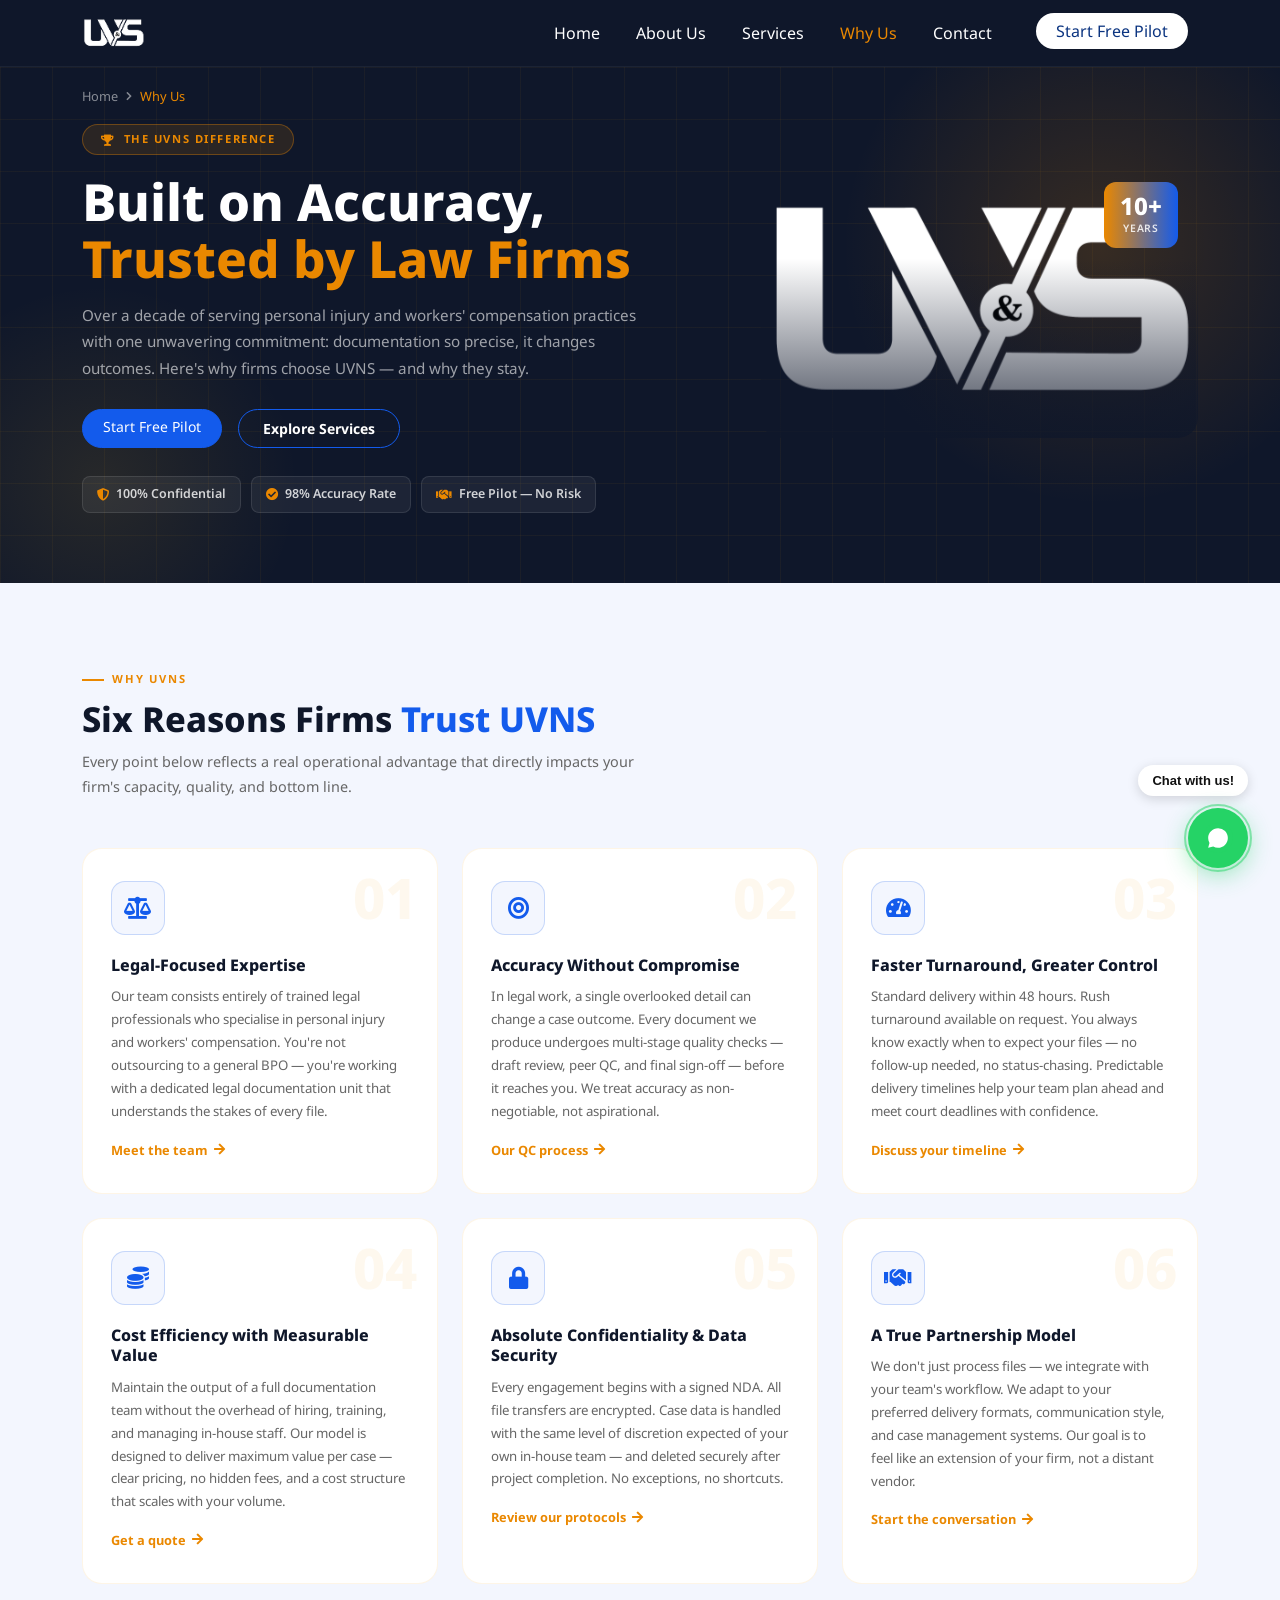
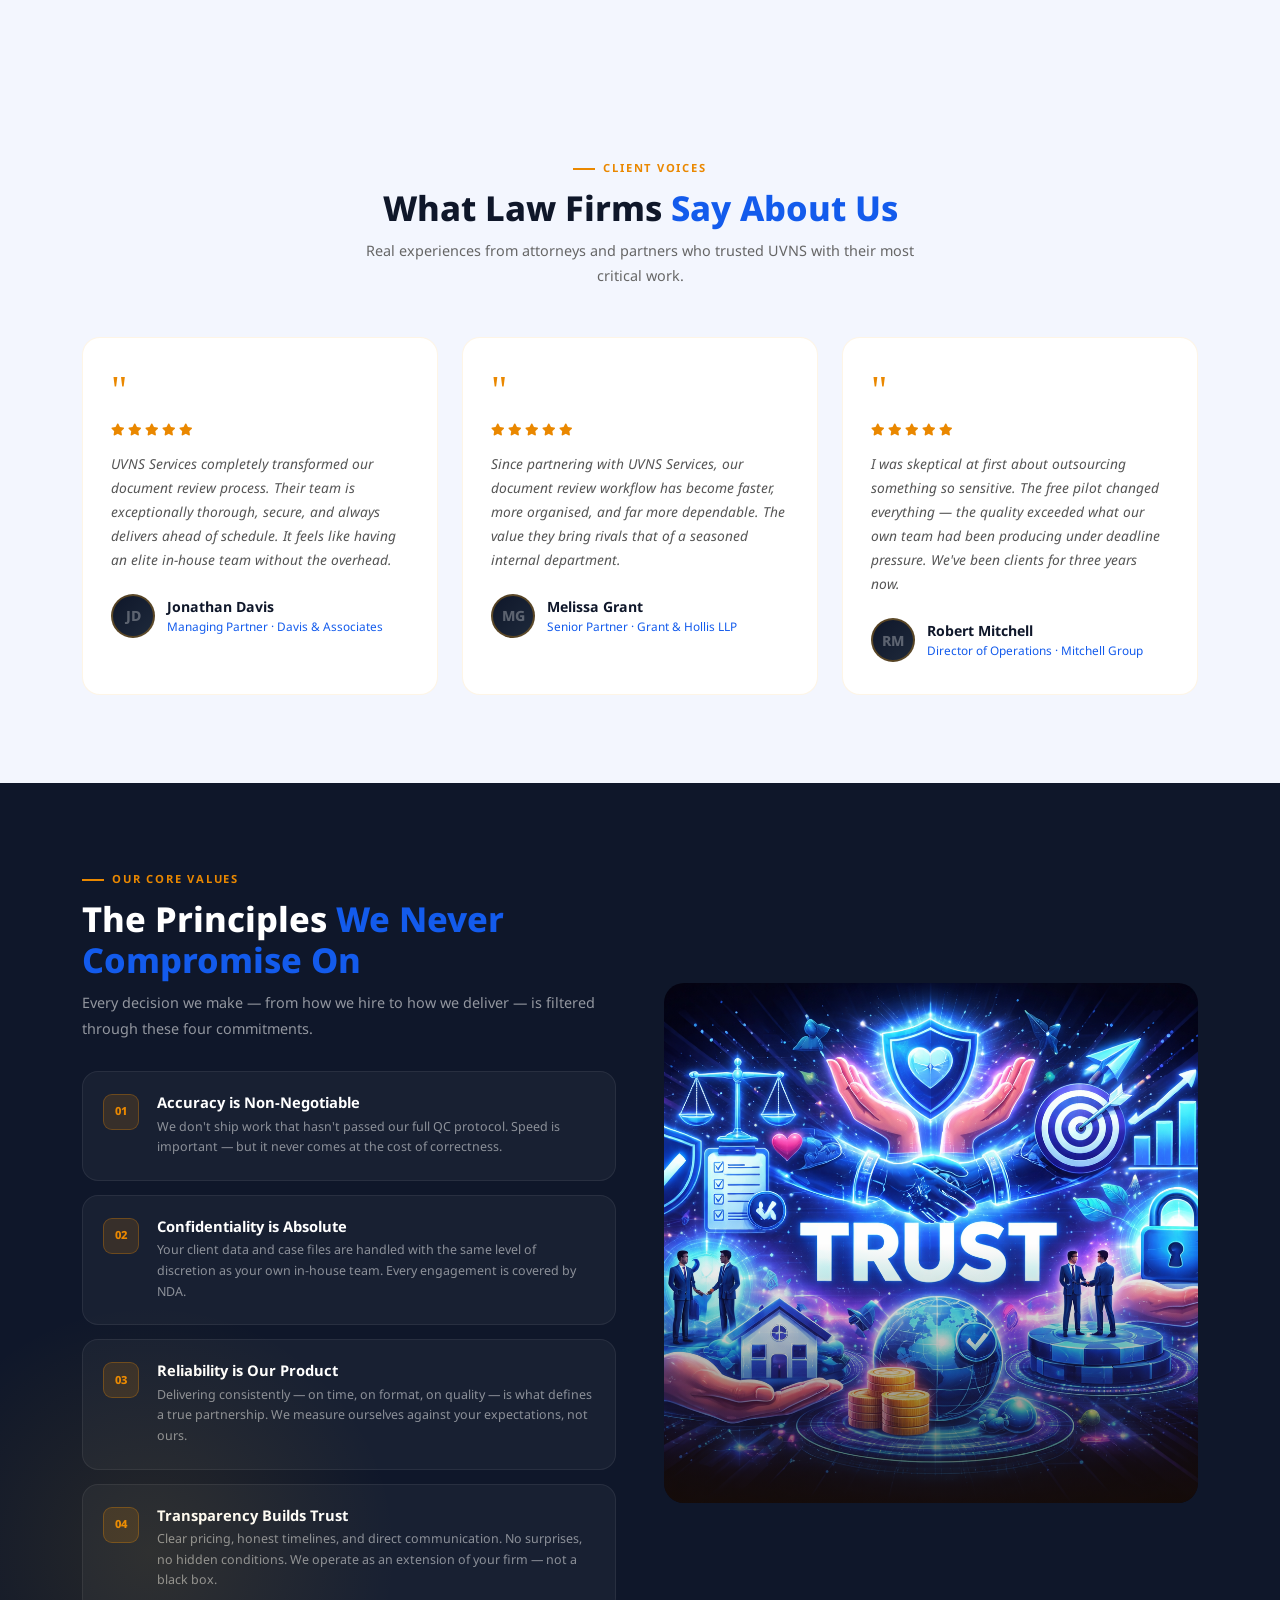
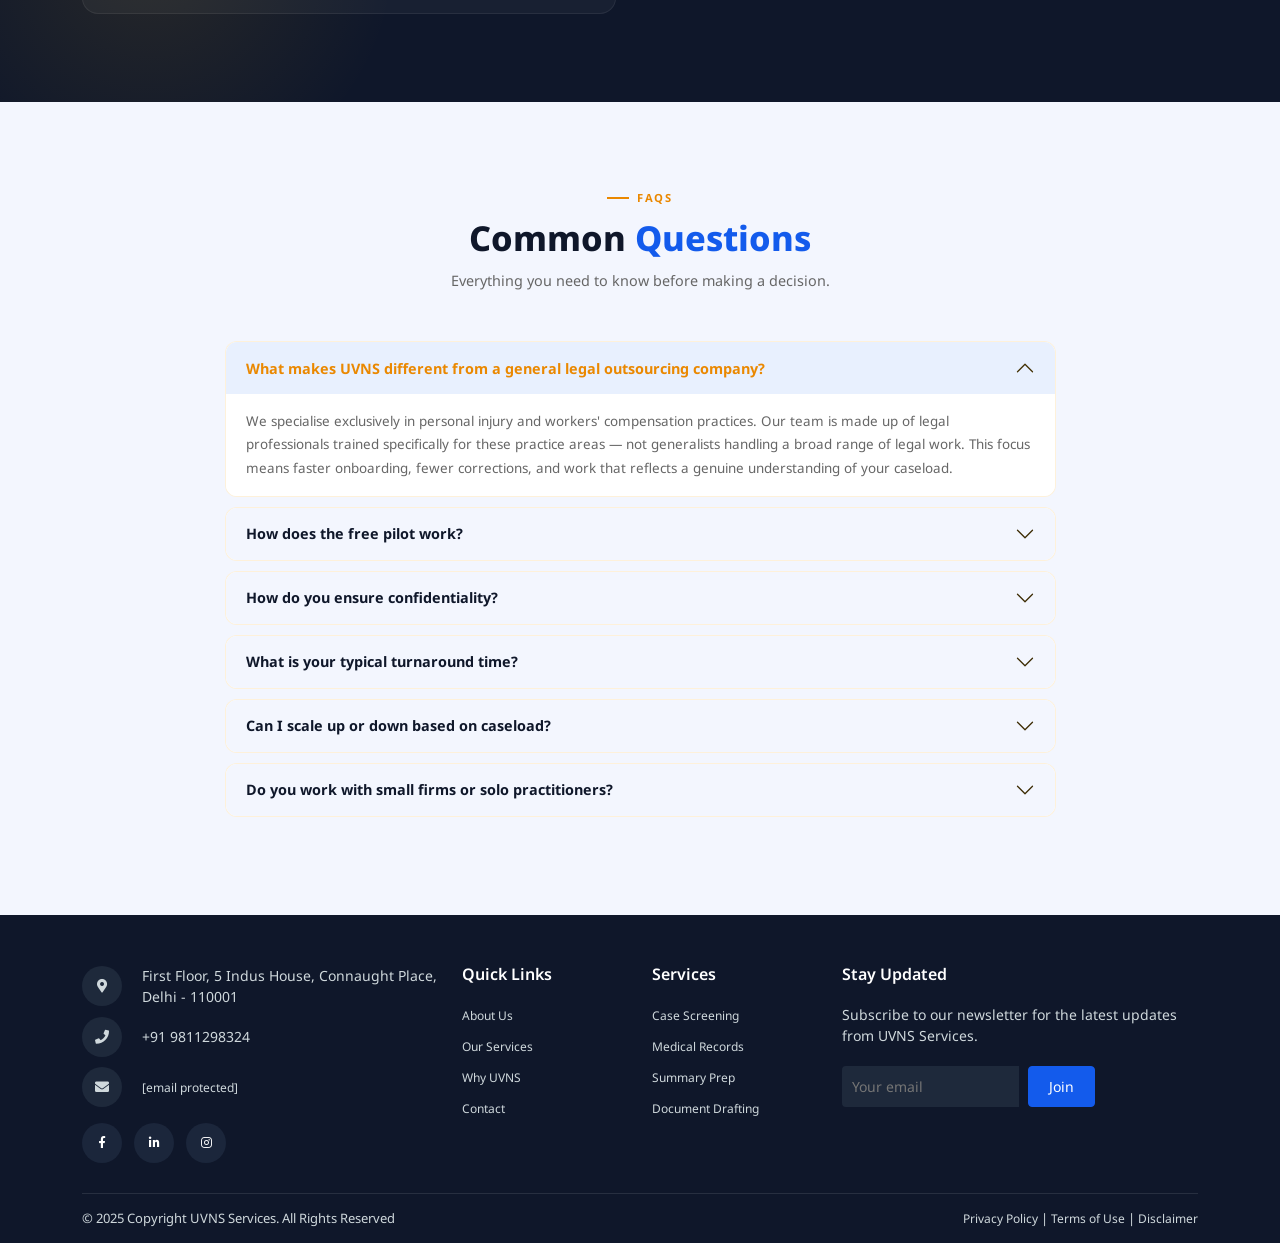
<file: whyus.html>
<!DOCTYPE html>
<html lang="en">
<head>
    <meta charset="UTF-8">
    <meta name="viewport" content="width=device-width, initial-scale=1">
    <title>Why Choose UVNS — UVNS Services</title>

    <link rel="stylesheet" href="bootstarp.min.css">
    <link rel="stylesheet" href="owl.carousel.min.css">
    <link rel="stylesheet" href="animate.css">
    <link rel="stylesheet" href="style.css">
    <link rel="stylesheet" href="theme.css">
    <link rel="stylesheet" href="responsive.css">
    <link rel="stylesheet" href="accessibility-controls.css">
    <link rel="stylesheet" href="material-symbols-outlined.css">
    <link rel="stylesheet" href="font-awesome.min.css">

    <style>
        /* ══════════════════════════════════════════
           WHY US PAGE — Deep Amber / Gold Theme
        ══════════════════════════════════════════ */

        /* ── PAGE HERO ── */
        .page-hero {
            background: #0F172A;
            padding: 20px 0 70px;
            position: relative;
            overflow: hidden;
        }
        .page-hero::before {
            content: '';
            position: absolute; inset: 0;
            background-image:
                linear-gradient(rgba(245,158,11,.05) 1px, transparent 1px),
                linear-gradient(90deg, rgba(245,158,11,.05) 1px, transparent 1px);
            background-size: 52px 52px;
        }
        .page-hero::after {
            content: ''; position: absolute;
            right: -80px; top: -80px;
            width: 520px; height: 520px; border-radius: 50%;
            background: radial-gradient(circle, rgba(245,158,11,.2) 0%, transparent 68%);
            pointer-events: none;
        }
        .hero-glow-left {
            position: absolute;
            left: -100px; bottom: -100px;
            width: 400px; height: 400px; border-radius: 50%;
            background: radial-gradient(circle, rgba(251,191,36,.1) 0%, transparent 70%);
            pointer-events: none;
        }
        .page-hero-inner { position: relative; z-index: 2; }

        .breadcrumb-wrap {
            display: flex; align-items: center; gap: 8px;
            font-size: .8rem; color: rgba(255,255,255,.5);
            margin-bottom: 18px;
        }
        .breadcrumb-wrap a { color: rgba(255,255,255,.5); text-decoration: none; transition: color .2s; }
        .breadcrumb-wrap a:hover { color: #F5A623; }
        .breadcrumb-wrap span { color: #F5A623; }

        .hero-badge {
            display: inline-flex; align-items: center; gap: 8px;
            background: rgba(245,158,11,.14);
            border: 1px solid rgba(245,158,11,.38);
            border-radius: 99px; padding: 6px 18px;
            font-size: .7rem; font-weight: 700;
            letter-spacing: .14em; text-transform: uppercase;
            color: #F5A623; margin-bottom: 18px;
        }

        .page-hero h1 {
            font-size: clamp(2.1rem, 4.5vw, 3.2rem);
            font-weight: 800; color: #fff; line-height: 1.12; margin-bottom: 14px;
        }
        .page-hero h1 em { font-style: normal; color: #EA8800; }
        .page-hero p {
            font-size: .95rem; color: rgba(255,255,255,.6);
            max-width: 560px; line-height: 1.75; margin-bottom: 28px;
        }

        /* hero trust badge row */
        .trust-badges {
            display: flex; flex-wrap: wrap; gap: 10px; margin-top: 28px;
        }
        .trust-badge {
            display: inline-flex; align-items: center; gap: 7px;
            background: rgba(255,255,255,.06);
            border: 1px solid rgba(255,255,255,.1);
            border-radius: 8px; padding: 8px 14px;
            font-size: .78rem; color: rgba(255,255,255,.8); font-weight: 600;
        }
        .trust-badge i { color: #EA8800; font-size: .78rem; }

        /* ── SECTION HELPERS ── */
        .title-s {
            font-size: .7rem; font-weight: 700;
            letter-spacing: .16em; text-transform: uppercase;
            color: #EA8800;
            display: flex; align-items: center; gap: 8px;
            margin-bottom: 10px;
        }
        .title-s::before {
            content: ''; display: block;
            width: 22px; height: 2px;
            background: #EA8800;
        }
        .section-title {
            font-size: clamp(1.55rem, 2.8vw, 2.15rem);
            font-weight: 800; line-height: 1.2; color: #0F172A;
        }
        .section-title span { color: #EA8800; }
        .section-sub {
            font-size: .9rem; color: #666; max-width: 560px;
            line-height: 1.75; margin-top: 10px;
        }

        /* ── HEADLINE STATS BAND ── */
        .stats-band {
            background: #fff;
            border-bottom: 1px solid #e8f0fe;
            padding: 44px 0;
        }
        .stats-band-grid {
            display: grid;
            grid-template-columns: repeat(5, 1fr);
            gap: 0;
        }
        .stat-item {
            text-align: center; padding: 20px 16px;
            border-right: 1px solid #e8f0fe;
            position: relative;
        }
        .stat-item:last-child { border-right: none; }
        .stat-item::before {
            content: ''; position: absolute;
            bottom: 0; left: 50%; transform: translateX(-50%);
            width: 36px; height: 3px;
            background: #135BEC;
            border-radius: 2px 2px 0 0;
        }
        .stat-item .num {
            font-size: 2rem; font-weight: 800; color: #EA8800; line-height: 1;
        }
        .stat-item .lbl {
            font-size: .74rem; color: #888;
            margin-top: 5px; letter-spacing: .04em;
        }

        /* ── WHY CARDS SECTION ── */
        .why-cards-section {
            padding: 88px 0;
            background: #F3F6FE;
        }

        .why-card {
            background: #fff;
            border-radius: 20px;
            padding: 32px 28px;
            height: 100%;
            border: 1px solid rgba(245,158,11,.1);
            position: relative; overflow: hidden;
            transition: transform .25s, box-shadow .3s, border-color .25s;
        }
        .why-card:hover {
            transform: translateY(-5px);
            box-shadow: 0 18px 48px rgba(245,158,11,.14);
            border-color: rgba(245,158,11,.35);
        }
        .why-card::before {
            content: ''; position: absolute;
            top: 0; left: 0; right: 0; height: 3px;
            background: linear-gradient(90deg, #135BEC, #EA8800);
            transform: scaleX(0); transform-origin: left;
            transition: transform .3s;
        }
        .why-card:hover::before { transform: scaleX(1); }

        .why-card-num {
            position: absolute; top: 20px; right: 20px;
            font-size: 3.5rem; font-weight: 800;
            color: rgba(245,158,11,.07); line-height: 1;
            pointer-events: none;
        }

        .why-card-icon {
            width: 54px; height: 54px;
            border-radius: 14px;
            background: #e8f0fe;
            border: 1px solid rgba(245,158,11,.22);
            display: flex; align-items: center; justify-content: center;
            margin-bottom: 20px;
        }
        .why-card-icon i { color: #EA8800; font-size: 22px; }

        .why-card h5 {
            font-size: 1rem; font-weight: 800; color: #0F172A;
            margin-bottom: 10px; line-height: 1.3;
        }
        .why-card p {
            font-size: .83rem; color: #666; line-height: 1.72; margin: 0;
        }
        .why-card-link {
            display: inline-flex; align-items: center; gap: 6px;
            margin-top: 18px;
            font-size: .8rem; font-weight: 700; color: #EA8800;
            text-decoration: none;
            transition: gap .2s;
        }
        .why-card-link:hover { gap: 10px; }

        /* ── COMPARISON TABLE ── */
        .compare-section {
            padding: 88px 0;
            background: #fff;
        }
        .compare-table-wrap {
            margin-top: 48px;
            border-radius: 20px;
            overflow: hidden;
            border: 1px solid rgba(245,158,11,.15);
            box-shadow: 0 8px 40px rgba(0,0,0,.06);
        }
        .compare-table {
            width: 100%;
            border-collapse: collapse;
        }
        .compare-table th {
            padding: 18px 24px;
            font-size: .78rem; font-weight: 700;
            letter-spacing: .08em; text-transform: uppercase;
        }
        .compare-table th:first-child {
            background: #F3F6FE; color: #888;
            text-align: left; width: 38%;
        }
        .compare-table th:nth-child(2) {
            background: #0F172A; color: rgba(255,255,255,.7);
            text-align: center;
        }
        .compare-table th:last-child {
            background: #135BEC; color: #fff;
            text-align: center; position: relative;
        }
        .compare-table th:last-child::after {
            content: '✦ Recommended';
            position: absolute; top: -10px; left: 50%; transform: translateX(-50%);
            background: #EA8800; color: #fff;
            font-size: .6rem; font-weight: 800; letter-spacing: .1em;
            padding: 3px 10px; border-radius: 99px; white-space: nowrap;
        }

        .compare-table td {
            padding: 16px 24px;
            font-size: .84rem; border-bottom: 1px solid #e8f0fe;
        }
        .compare-table tr:last-child td { border-bottom: none; }
        .compare-table td:first-child {
            color: #444; font-weight: 600; background: #F3F6FE;
        }
        .compare-table td:nth-child(2) {
            text-align: center; color: #999; background: #FAFAFA;
        }
        .compare-table td:last-child {
            text-align: center; background: #F3F6FE;
            font-weight: 700; color: #EA8800;
        }
        .compare-table td.no { color: #ccc; }
        .compare-table td.yes { color: #059669; font-weight: 700; }
        .check-icon { color: #059669; font-size: 1rem; }
        .cross-icon { color: #FDA99A; font-size: 1rem; }

        /* ── TESTIMONIALS SECTION ── */
        .testimonials-section {
            padding: 88px 0;
            background: #F3F6FE;
        }
        .testi-card {
            background: #fff;
            border-radius: 18px;
            padding: 32px 28px;
            border: 1px solid rgba(245,158,11,.1);
            height: 100%;
            position: relative;
            transition: box-shadow .25s, transform .25s;
        }
        .testi-card:hover {
            box-shadow: 0 16px 40px rgba(245,158,11,.12);
            transform: translateY(-4px);
        }
        .testi-quote {
            font-size: 2.5rem; line-height: 1;
            color: #135BEC; margin-bottom: 14px;
            font-family: Georgia, serif;
        }
        .testi-card p {
            font-size: .86rem; color: #555;
            line-height: 1.75; font-style: italic;
            margin-bottom: 22px;
        }
        .testi-stars {
            display: flex; gap: 3px; margin-bottom: 16px;
        }
        .testi-stars i { color: #135BEC; font-size: .75rem; }
        .testi-author {
            display: flex; align-items: center; gap: 12px;
        }
        .testi-avatar {
            width: 44px; height: 44px; border-radius: 50%;
            background: linear-gradient(135deg, #0F172A, #1E293B);
            display: flex; align-items: center; justify-content: center;
            font-size: .88rem; font-weight: 800;
            color: rgba(255,255,255,.3); flex-shrink: 0;
            border: 2px solid rgba(245,158,11,.3);
        }
        .testi-name {
            font-size: .88rem; font-weight: 700; color: #0F172A;
        }
        .testi-role {
            font-size: .74rem; color: #EA8800; margin-top: 1px;
        }

        /* ── PILLARS SECTION (dark) ── */
        .pillars-section {
            padding: 88px 0;
            background: #0F172A;
            position: relative; overflow: hidden;
        }
        .pillars-section::before {
            content: ''; position: absolute;
            left: -100px; bottom: -100px;
            width: 500px; height: 500px; border-radius: 50%;
            background: radial-gradient(circle, rgba(251,191,36,.1) 0%, transparent 70%);
            pointer-events: none;
        }
        .pillar-item {
            display: flex; gap: 18px; align-items: flex-start;
            padding: 22px 20px;
            background: rgba(255,255,255,.04);
            border: 1px solid rgba(255,255,255,.07);
            border-radius: 16px;
            margin-bottom: 14px;
            transition: background .2s, border-color .2s;
        }
        .pillar-item:last-child { margin-bottom: 0; }
        .pillar-item:hover {
            background: rgba(245,158,11,.07);
            border-color: rgba(245,158,11,.28);
        }
        .pillar-num {
            width: 36px; height: 36px; flex-shrink: 0;
            border-radius: 9px;
            background: rgba(245,158,11,.15);
            border: 1px solid rgba(245,158,11,.3);
            display: flex; align-items: center; justify-content: center;
            font-size: .7rem; font-weight: 800; color: #EA8800;
        }
        .pillar-item h6 {
            font-size: .92rem; font-weight: 700; color: #fff; margin-bottom: 5px;
        }
        .pillar-item p {
            font-size: .78rem; color: rgba(255,255,255,.5); line-height: 1.65; margin: 0;
        }

        /* right side image block */
        .pillar-img-block {
            border-radius: 20px; overflow: hidden;
            position: relative;
        }
        .pillar-img-block img { width: 100%; height: 100%; object-fit: cover; display: block; }
        .pillar-img-overlay {
            position: absolute; inset: 0;
            background: linear-gradient(180deg, transparent 50%, rgba(28,16,7,.7) 100%);
        }
        .pillar-img-badge {
            position: absolute; bottom: 24px; left: 24px; right: 24px;
            background: rgba(245,158,11,.15);
            border: 1px solid rgba(245,158,11,.35);
            backdrop-filter: blur(8px);
            border-radius: 12px; padding: 16px 18px;
        }
        .pillar-img-badge h6 { color: #EA8800; font-size: .88rem; font-weight: 800; margin-bottom: 4px; }
        .pillar-img-badge p { color: rgba(255,255,255,.65); font-size: .76rem; line-height: 1.5; margin: 0; }

        /* ── FAQ ── */
        .faq-section {
            padding: 88px 0; background: #fff;
        }
        .faq-accordion .accordion-item {
            border: 1px solid rgba(245,158,11,.15) !important;
            border-radius: 12px !important;
            margin-bottom: 10px;
            overflow: hidden;
        }
        .faq-accordion .accordion-button {
            font-size: .9rem; font-weight: 700; color: #0F172A;
            background: #F3F6FE !important;
            box-shadow: none !important;
        }
        .faq-accordion .accordion-button:not(.collapsed) {
            color: #EA8800 !important;
            background: #e8f0fe !important;
        }
        .faq-accordion .accordion-button::after {
            filter: sepia(1) saturate(4) hue-rotate(5deg) !important;
        }
        .faq-accordion .accordion-body {
            font-size: .84rem; color: #666; line-height: 1.72;
            background: #fff; padding: 16px 20px;
        }

        /* ── PILOT CTA SECTION ── */
        .pilot-cta {
            padding: 88px 0;
            background: linear-gradient(135deg, #0F172A 0%, #0d44b8 100%);
            position: relative; overflow: hidden;
            text-align: center;
        }
        .pilot-cta::before {
            content: ''; position: absolute;
            top: -100px; left: 50%; transform: translateX(-50%);
            width: 600px; height: 600px; border-radius: 50%;
            background: radial-gradient(circle, rgba(245,158,11,.15) 0%, transparent 70%);
            pointer-events: none;
        }
        .pilot-cta-inner { position: relative; z-index: 2; }
        .pilot-cta .title-s { justify-content: center; color: #EA8800; }
        .pilot-cta .title-s::before { background: #EA8800; }
        .pilot-cta h2 {
            font-size: clamp(1.6rem, 3.5vw, 2.5rem);
            font-weight: 800; color: #fff; margin-bottom: 14px;
        }
        .pilot-cta h2 span { color: #EA8800; }
        .pilot-cta p {
            font-size: .92rem; color: rgba(255,255,255,.65);
            max-width: 500px; margin: 0 auto 32px; line-height: 1.75;
        }

        /* pilot feature row */
        .pilot-features {
            display: flex; flex-wrap: wrap; justify-content: center; gap: 12px;
            margin-bottom: 32px;
        }
        .pilot-feat {
            display: inline-flex; align-items: center; gap: 7px;
            background: rgba(255,255,255,.06);
            border: 1px solid rgba(255,255,255,.1);
            border-radius: 8px; padding: 8px 16px;
            font-size: .78rem; color: rgba(255,255,255,.85); font-weight: 600;
        }
        .pilot-feat i { color: #EA8800; font-size: .8rem; }

        /* ── RESPONSIVE ── */
        @media (max-width: 991px) {
            .stats-band-grid { grid-template-columns: repeat(3, 1fr); }
            .stat-item:nth-child(3) { border-right: none; }
        }
        @media (max-width: 767px) {
            .stats-band-grid { grid-template-columns: repeat(2, 1fr); }
            .stat-item:nth-child(2) { border-right: none; }
            .compare-table-wrap { overflow-x: auto; }
            .compare-table { min-width: 520px; }
            .trust-badges { flex-direction: column; }
        }
    </style>
</head>
<body>

    <!-- ── NAVBAR ── -->
    <div class="top-header">
        <nav class="navbar navbar-expand-lg navbar-dark sticky-top">
            <div class="container">
                <a class="navbar-brand fw-bold" href="index.html"><img src="uvns-logo.png"  style="height:40px;"></a>
                <button class="navbar-toggler" data-bs-toggle="collapse" data-bs-target="#menu">
                    <span class="navbar-toggler-icon"></span>
                </button>
                <div class="collapse navbar-collapse" id="menu">
                    <ul class="navbar-nav ms-auto">
                        <li class="nav-item"><a class="nav-link" href="index.html">Home</a></li>
                          <li class="nav-item"><a class="nav-link  " href="about.html">About Us</a></li>
                        <li class="nav-item"><a class="nav-link" href="services.html">Services</a></li>
                        <li class="nav-item"><a class="nav-link active" href="whyus.html">Why Us</a></li> 
                        <li class="nav-item"><a class="nav-link" href="contact.html">Contact</a></li>
                        <li class="nav-item ms-3">
                            <a class="btn quick-btn btn-pilot" href="contact.html">Start Free Pilot</a>
                        </li>
                    </ul>
                </div>
            </div>
        </nav>
    </div>

    <!-- ── PAGE HERO ── -->
    <section class="page-hero">
        <div class="hero-glow-left"></div>
        <div class="container page-hero-inner">
            <div class="row align-items-center g-5">
                <div class="col-12 col-lg-7">
                    <div class="breadcrumb-wrap">
                        <a href="index.html">Home</a>
                        <i class="fas fa-chevron-right" style="font-size:.6rem"></i>
                        <span>Why Us</span>
                    </div>
                    <div class="hero-badge">
                        <i class="fas fa-trophy"></i>
                        The UVNS Difference
                    </div>
                    <h1>Built on Accuracy,<br><em>Trusted by Law Firms</em></h1>
                    <p>Over a decade of serving personal injury and workers' compensation practices with one unwavering commitment: documentation so precise, it changes outcomes. Here's why firms choose UVNS — and why they stay.</p>
                    <div class="d-flex gap-3 flex-wrap">
                        <a href="contact.html" class="btn quick-btn">Start Free Pilot</a>
                        <a href="services.html" class="btn quick-btn btn-outline-light" style="color: #fff;">Explore Services</a>
                    </div>
                    <div class="trust-badges">
                        <div class="trust-badge"><i class="fas fa-shield-alt"></i> 100% Confidential</div>
                        <div class="trust-badge"><i class="fas fa-check-circle"></i> 98% Accuracy Rate</div> 
                        <div class="trust-badge"><i class="fas fa-handshake"></i> Free Pilot — No Risk</div>
                    </div>
                </div>
                <!-- Hero image -->
                <div class="col-12 col-lg-5 d-none d-lg-block">
                    <div style="position:relative;border-radius:20px;overflow:hidden;">
                        <img src="uv&s-logo.svg" alt="UVNS Services — Trusted Legal Documentation" style="width:100%;object-fit:cover;border-radius:20px;display:block;">
                        <div style="position:absolute;inset:0;background:linear-gradient(180deg,transparent 35%,rgba(15,23,42,.8));border-radius:20px;"></div>
                        <!-- floating badge -->
                        <div style="position:absolute;top:20px;right:20px;background:linear-gradient(90deg,#EA8800,#135BEC);border-radius:12px;padding:12px 16px;text-align:center;">
                            <div style="font-size:1.5rem;font-weight:800;color:#fff;line-height:1;">10+</div>
                            <div style="font-size:.65rem;color:rgba(255,255,255,.85);font-weight:600;letter-spacing:.06em;text-transform:uppercase;margin-top:3px;">Years</div>
                      
                    </div>
                </div>
            </div>
        </div>
    </section>

  

    <!-- ── WHY CARDS ── -->
    <section class="why-cards-section">
        <div class="container">
            <div class="row justify-content-between align-items-end mb-5">
                <div class="col-lg-7">
                    <div class="title-s">Why UVNS</div>
                    <h2 class="section-title">Six Reasons Firms <span>Trust UVNS</span></h2>
                    <p class="section-sub">Every point below reflects a real operational advantage that directly impacts your firm's capacity, quality, and bottom line.</p>
                </div>
            </div>
            <div class="row g-4">

                <!-- Card 1 -->
                <div class="col-12 col-md-6 col-lg-4">
                    <div class="why-card">
                        <div class="why-card-num">01</div>
                        <div class="why-card-icon"><i class="fas fa-balance-scale"></i></div>
                        <h5>Legal-Focused Expertise</h5>
                        <p>Our team consists entirely of trained legal professionals who specialise in personal injury and workers' compensation. You're not outsourcing to a general BPO — you're working with a dedicated legal documentation unit that understands the stakes of every file.</p>
                        <a href="about.html" class="why-card-link">Meet the team <i class="fas fa-arrow-right"></i></a>
                    </div>
                </div>

                <!-- Card 2 -->
                <div class="col-12 col-md-6 col-lg-4">
                    <div class="why-card">
                        <div class="why-card-num">02</div>
                        <div class="why-card-icon"><i class="fas fa-bullseye"></i></div>
                        <h5>Accuracy Without Compromise</h5>
                        <p>In legal work, a single overlooked detail can change a case outcome. Every document we produce undergoes multi-stage quality checks — draft review, peer QC, and final sign-off — before it reaches you. We treat accuracy as non-negotiable, not aspirational.</p>
                        <a href="services.html" class="why-card-link">Our QC process <i class="fas fa-arrow-right"></i></a>
                    </div>
                </div>

                <!-- Card 3 -->
                <div class="col-12 col-md-6 col-lg-4">
                    <div class="why-card">
                        <div class="why-card-num">03</div>
                        <div class="why-card-icon"><i class="fas fa-tachometer-alt"></i></div>
                        <h5>Faster Turnaround, Greater Control</h5>
                        <p>Standard delivery within 48 hours. Rush turnaround available on request. You always know exactly when to expect your files — no follow-up needed, no status-chasing. Predictable delivery timelines help your team plan ahead and meet court deadlines with confidence.</p>
                        <a href="contact.html" class="why-card-link">Discuss your timeline <i class="fas fa-arrow-right"></i></a>
                    </div>
                </div>

                <!-- Card 4 -->
                <div class="col-12 col-md-6 col-lg-4">
                    <div class="why-card">
                        <div class="why-card-num">04</div>
                        <div class="why-card-icon"><i class="fas fa-coins"></i></div>
                        <h5>Cost Efficiency with Measurable Value</h5>
                        <p>Maintain the output of a full documentation team without the overhead of hiring, training, and managing in-house staff. Our model is designed to deliver maximum value per case — clear pricing, no hidden fees, and a cost structure that scales with your volume.</p>
                        <a href="contact.html" class="why-card-link">Get a quote <i class="fas fa-arrow-right"></i></a>
                    </div>
                </div>

                <!-- Card 5 -->
                <div class="col-12 col-md-6 col-lg-4">
                    <div class="why-card">
                        <div class="why-card-num">05</div>
                        <div class="why-card-icon"><i class="fas fa-lock"></i></div>
                        <h5>Absolute Confidentiality &amp; Data Security</h5>
                        <p>Every engagement begins with a signed NDA. All file transfers are encrypted. Case data is handled with the same level of discretion expected of your own in-house team — and deleted securely after project completion. No exceptions, no shortcuts.</p>
                        <a href="contact.html" class="why-card-link">Review our protocols <i class="fas fa-arrow-right"></i></a>
                    </div>
                </div>

                <!-- Card 6 -->
                <div class="col-12 col-md-6 col-lg-4">
                    <div class="why-card">
                        <div class="why-card-num">06</div>
                        <div class="why-card-icon"><i class="fas fa-handshake"></i></div>
                        <h5>A True Partnership Model</h5>
                        <p>We don't just process files — we integrate with your team's workflow. We adapt to your preferred delivery formats, communication style, and case management systems. Our goal is to feel like an extension of your firm, not a distant vendor.</p>
                        <a href="contact.html" class="why-card-link">Start the conversation <i class="fas fa-arrow-right"></i></a>
                    </div>
                </div>

            </div>
        </div>
    </section>

   

    <!-- ── TESTIMONIALS ── -->
    <section class="testimonials-section">
        <div class="container">
            <div class="row justify-content-center text-center mb-5">
                <div class="col-lg-7">
                    <div class="title-s" style="justify-content:center;">Client Voices</div>
                    <h2 class="section-title">What Law Firms <span>Say About Us</span></h2>
                    <p class="section-sub" style="margin:10px auto 0;">Real experiences from attorneys and partners who trusted UVNS with their most critical work.</p>
                </div>
            </div>
            <div class="row g-4">

                <div class="col-12 col-md-6 col-lg-4">
                    <div class="testi-card">
                        <div class="testi-quote">"</div>
                        <div class="testi-stars">
                            <i class="fas fa-star"></i><i class="fas fa-star"></i><i class="fas fa-star"></i><i class="fas fa-star"></i><i class="fas fa-star"></i>
                        </div>
                        <p>UVNS Services completely transformed our document review process. Their team is exceptionally thorough, secure, and always delivers ahead of schedule. It feels like having an elite in-house team without the overhead.</p>
                        <div class="testi-author">
                            <div class="testi-avatar">JD</div>
                            <div>
                                <div class="testi-name">Jonathan Davis</div>
                                <div class="testi-role">Managing Partner · Davis &amp; Associates</div>
                            </div>
                        </div>
                    </div>
                </div>

                <div class="col-12 col-md-6 col-lg-4">
                    <div class="testi-card">
                        <div class="testi-quote">"</div>
                        <div class="testi-stars">
                            <i class="fas fa-star"></i><i class="fas fa-star"></i><i class="fas fa-star"></i><i class="fas fa-star"></i><i class="fas fa-star"></i>
                        </div>
                        <p>Since partnering with UVNS Services, our document review workflow has become faster, more organised, and far more dependable. The value they bring rivals that of a seasoned internal department.</p>
                        <div class="testi-author">
                            <div class="testi-avatar">MG</div>
                            <div>
                                <div class="testi-name">Melissa Grant</div>
                                <div class="testi-role">Senior Partner · Grant &amp; Hollis LLP</div>
                            </div>
                        </div>
                    </div>
                </div>

                <div class="col-12 col-md-6 col-lg-4">
                    <div class="testi-card">
                        <div class="testi-quote">"</div>
                        <div class="testi-stars">
                            <i class="fas fa-star"></i><i class="fas fa-star"></i><i class="fas fa-star"></i><i class="fas fa-star"></i><i class="fas fa-star"></i>
                        </div>
                        <p>I was skeptical at first about outsourcing something so sensitive. The free pilot changed everything — the quality exceeded what our own team had been producing under deadline pressure. We've been clients for three years now.</p>
                        <div class="testi-author">
                            <div class="testi-avatar">RM</div>
                            <div>
                                <div class="testi-name">Robert Mitchell</div>
                                <div class="testi-role">Director of Operations · Mitchell Group</div>
                            </div>
                        </div>
                    </div>
                </div>

            </div>
        </div>
    </section>

    <!-- ── PILLARS SECTION ── -->
    <section class="pillars-section">
        <div class="container">
            <div class="row g-5 align-items-center">
                <div class="col-12 col-lg-6">
                    <div class="title-s" style="color:#EA8800;">Our Core Values</div>
                    <h2 class="section-title" style="color:#fff;">The Principles <span style="color:#EA8800;">We Never Compromise On</span></h2>
                    <p class="section-sub" style="color:rgba(255,255,255,.55);margin:10px 0 30px;">Every decision we make — from how we hire to how we deliver — is filtered through these four commitments.</p>

                    <div class="pillar-item">
                        <div class="pillar-num">01</div>
                        <div>
                            <h6>Accuracy is Non-Negotiable</h6>
                            <p>We don't ship work that hasn't passed our full QC protocol. Speed is important — but it never comes at the cost of correctness.</p>
                        </div>
                    </div>
                    <div class="pillar-item">
                        <div class="pillar-num">02</div>
                        <div>
                            <h6>Confidentiality is Absolute</h6>
                            <p>Your client data and case files are handled with the same level of discretion as your own in-house team. Every engagement is covered by NDA.</p>
                        </div>
                    </div>
                    <div class="pillar-item">
                        <div class="pillar-num">03</div>
                        <div>
                            <h6>Reliability is Our Product</h6>
                            <p>Delivering consistently — on time, on format, on quality — is what defines a true partnership. We measure ourselves against your expectations, not ours.</p>
                        </div>
                    </div>
                    <div class="pillar-item">
                        <div class="pillar-num">04</div>
                        <div>
                            <h6>Transparency Builds Trust</h6>
                            <p>Clear pricing, honest timelines, and direct communication. No surprises, no hidden conditions. We operate as an extension of your firm — not a black box.</p>
                        </div>
                    </div>
                </div>

                <div class="col-12 col-lg-6">
                    <div class="pillar-img-block" style="height:520px;">
                        <img src="trust.png" alt="Why UVNS — Our Values">
                        <div class="pillar-img-overlay"></div>
                     
                    </div>
                </div>
            </div>
        </div>
    </section>

    <!-- ── FAQ ── -->
    <section class="faq-section">
        <div class="container">
            <div class="row justify-content-center text-center mb-5">
                <div class="col-lg-7">
                    <div class="title-s" style="justify-content:center;">FAQs</div>
                    <h2 class="section-title">Common <span>Questions</span></h2>
                    <p class="section-sub" style="margin:10px auto 0;">Everything you need to know before making a decision.</p>
                </div>
            </div>
            <div class="row justify-content-center">
                <div class="col-lg-9">
                    <div class="accordion faq-accordion" id="faqAccordion">

                        <div class="accordion-item">
                            <h2 class="accordion-header">
                                <button class="accordion-button" type="button" data-bs-toggle="collapse" data-bs-target="#faq1">
                                    What makes UVNS different from a general legal outsourcing company?
                                </button>
                            </h2>
                            <div id="faq1" class="accordion-collapse collapse show" data-bs-parent="#faqAccordion">
                                <div class="accordion-body">
                                    We specialise exclusively in personal injury and workers' compensation practices. Our team is made up of legal professionals trained specifically for these practice areas — not generalists handling a broad range of legal work. This focus means faster onboarding, fewer corrections, and work that reflects a genuine understanding of your caseload.
                                </div>
                            </div>
                        </div>

                        <div class="accordion-item">
                            <h2 class="accordion-header">
                                <button class="accordion-button collapsed" type="button" data-bs-toggle="collapse" data-bs-target="#faq2">
                                    How does the free pilot work?
                                </button>
                            </h2>
                            <div id="faq2" class="accordion-collapse collapse" data-bs-parent="#faqAccordion">
                                <div class="accordion-body">
                                    We offer one complimentary case file — reviewed and summarised at no cost — before any commitment is made. You send us a real case, we sign an NDA, and we deliver our full service within the standard turnaround. You evaluate the quality firsthand. No credit card, no contract, no obligation.
                                </div>
                            </div>
                        </div>

                        <div class="accordion-item">
                            <h2 class="accordion-header">
                                <button class="accordion-button collapsed" type="button" data-bs-toggle="collapse" data-bs-target="#faq3">
                                    How do you ensure confidentiality?
                                </button>
                            </h2>
                            <div id="faq3" class="accordion-collapse collapse" data-bs-parent="#faqAccordion">
                                <div class="accordion-body">
                                    We sign NDAs or firm-specific confidentiality agreements before any work begins. File transfers are encrypted via your preferred method. Case data is stored only for the duration of the project and securely deleted upon completion. Our team operates under the same non-disclosure obligations as in-house legal staff.
                                </div>
                            </div>
                        </div>

                        <div class="accordion-item">
                            <h2 class="accordion-header">
                                <button class="accordion-button collapsed" type="button" data-bs-toggle="collapse" data-bs-target="#faq4">
                                    What is your typical turnaround time?
                                </button>
                            </h2>
                            <div id="faq4" class="accordion-collapse collapse" data-bs-parent="#faqAccordion">
                                <div class="accordion-body">
                                    Standard delivery is within 48 hours for most services. For larger or more complex case files, we'll agree on a timeline upfront so you always know what to expect. Rush delivery is available on request — just let us know your deadline when submitting.
                                </div>
                            </div>
                        </div>

                        <div class="accordion-item">
                            <h2 class="accordion-header">
                                <button class="accordion-button collapsed" type="button" data-bs-toggle="collapse" data-bs-target="#faq5">
                                    Can I scale up or down based on caseload?
                                </button>
                            </h2>
                            <div id="faq5" class="accordion-collapse collapse" data-bs-parent="#faqAccordion">
                                <div class="accordion-body">
                                    Absolutely. Our model is built for flexibility. You can send one case or a hundred — with no long-term retainers or minimum volume commitments. We scale with your caseload, absorbing fluctuation so your internal team can stay focused on what matters most.
                                </div>
                            </div>
                        </div>

                        <div class="accordion-item">
                            <h2 class="accordion-header">
                                <button class="accordion-button collapsed" type="button" data-bs-toggle="collapse" data-bs-target="#faq6">
                                    Do you work with small firms or solo practitioners?
                                </button>
                            </h2>
                            <div id="faq6" class="accordion-collapse collapse" data-bs-parent="#faqAccordion">
                                <div class="accordion-body">
                                    Yes — in fact, smaller firms often benefit most from our services. Without a large internal team, solo practitioners and small practices can access the same documentation quality as large firms at a fraction of the overhead cost. We work with firms of all sizes.
                                </div>
                            </div>
                        </div>

                    </div>
                </div>
            </div>
        </div>
    </section>

 

    <!-- ── FOOTER ── -->
    <footer class="footer innerpage">
        <div class="container">
            <div class="row g-4">
                <div class="col-lg-4 col-md-6">
                    <div class="contact-info mb-3">
                        <ul class="foot-add">
                            <li><i class="fas fa-map-marker-alt"></i>
                                <div>First Floor, 5 Indus House, Connaught Place, Delhi - 110001</div>
                            </li>
                            <li><i class="fas fa-phone"></i><div>+91 9811298324</div></li>
                            <li><i class="fas fa-envelope"></i><div><a href="/cdn-cgi/l/email-protection" class="__cf_email__" data-cfemail="9bf8f4f5effaf8efdbeeedf5e8e8fee9edf2f8fee8b5f8f4f6">[email&#160;protected]</a></div></li>
                        </ul>
                    </div>
                    <div class="social-icons">
                        <a href="#"><i class="fab fa-facebook-f"></i></a>
                        <a href="#"><i class="fab fa-linkedin-in"></i></a>
                        <a href="#"><i class="fab fa-instagram"></i></a>
                    </div>
                </div>
                <div class="col-lg-2 col-md-6">
                    <h5>Quick Links</h5>
                    <ul class="footlink">
                        <li><a href="about.html">About Us</a></li>
                        <li><a href="services.html">Our Services</a></li>
                        <li><a href="whyus.html">Why UVNS</a></li>
                        <li><a href="contact.html">Contact</a></li>
                    </ul>
                </div>
                <div class="col-lg-2 col-md-6">
                    <h5>Services</h5>
                    <ul class="footlink">
                        <li><a href="services.html">Case Screening</a></li>
                        <li><a href="services.html">Medical Records</a></li>
                        <li><a href="services.html">Summary Prep</a></li>
                        <li><a href="services.html">Document Drafting</a></li>
                    </ul>
                </div>
                <div class="col-lg-4 col-md-6">
                    <h5>Stay Updated</h5>
                    <p class="subscribe-txt">Subscribe to our newsletter for the latest updates from UVNS Services.</p>
                    <div class="input-group newsletter">
                        <input type="email" class="updated-box" placeholder="Your email">
                        <button class="btn quick-btn">Join</button>
                    </div>
                </div>
            </div>
            <div class="footer-bottom d-flex justify-content-between flex-wrap">
                <div>© 2025 Copyright UVNS Services. All Rights Reserved</div>
                <div>
                    <a href="#">Privacy Policy</a> |
                    <a href="#">Terms of Use</a> |
                    <a href="#">Disclaimer</a>
                </div>
            </div>
        </div>
    </footer>
  <!-- Floating WhatsApp FAB -->
<div class="wa-fab">
  <span class="wa-label" id="waLabel">Chat with us!</span>

  <!-- Open popup -->
  <button class="wa-btn" onclick="toggleWaPopup()" aria-label="Open WhatsApp Chat">
    <svg viewBox="0 0 32 32" fill="none">
      <circle cx="16" cy="16" r="16" fill="#25d366"/>
      <path d="M23.5 8.5A10.44 10.44 0 0 0 16 5.5C10.2 5.5 5.5 10.2 5.5 16c0 1.85.48 3.65 1.4 5.25L5.5 26.5l5.4-1.4A10.44 10.44 0 0 0 16 26.5c5.8 0 10.5-4.7 10.5-10.5 0-2.8-1.09-5.43-3-7.5z" fill="#fff"/>
    </svg>
  </button>
</div>

<div class="wa-popup " id="waPopup">
  <!-- Header -->
  <div class="wa-popup-header">
    <div class="wa-avatar">
      <svg viewBox="0 0 24 24" fill="white" xmlns="http://www.w3.org/2000/svg">
        <path d="M12 12c2.7 0 4.8-2.1 4.8-4.8S14.7 2.4 12 2.4 7.2 4.5 7.2 7.2 9.3 12 12 12zm0 2.4c-3.2 0-9.6 1.6-9.6 4.8v2.4h19.2v-2.4c0-3.2-6.4-4.8-9.6-4.8z"></path>
      </svg>
    </div>
    <div>
      <h6>UVNS Support</h6>
      <div class="wa-online">Online</div>
    </div>
    <button class="wa-close-btn" onclick="toggleWaPopup()" aria-label="Close">✕</button>
  </div>

  <!-- Chat body -->
  <div class="wa-popup-body">
    <div class="wa-bubble">
      <p>👋 Hi! May I help you?</p>
      <div class="wa-bubble-time" id="waMsgTime">11:45 AM</div>
    </div>
  </div>

  <!-- Footer input -->
  <div class="wa-popup-footer">
    <input class="wa-input" type="text" id="waInput" placeholder="Type a message…" onkeydown="if(event.key==='Enter') sendToWa()">
    <button class="wa-send" onclick="sendToWa()" aria-label="Send">
      <svg viewBox="0 0 24 24" fill="white" xmlns="http://www.w3.org/2000/svg">
        <path d="M2 21l21-9L2 3v7l15 2-15 2z"></path>
      </svg>
    </button>
  </div>
</div>

 <script>
        // Time
(function () {
  var now = new Date();
  var h = now.getHours(), m = now.getMinutes();
  var ampm = h >= 12 ? 'PM' : 'AM';
  h = h % 12 || 12;
  var time = h + ':' + (m < 10 ? '0' : '') + m + ' ' + ampm;

  var el = document.getElementById('waMsgTime');
  if (el) el.textContent = time;
})();

// Hide label
setTimeout(function () {
  var lbl = document.getElementById('waLabel');
  if (lbl) lbl.style.display = 'none';
}, 4000);

var isOpen = false;

// Toggle popup
function toggleWaPopup() {
  isOpen = !isOpen;

  var popup = document.getElementById('waPopup');
  popup.classList.toggle('open', isOpen);

  if (isOpen) {
    setTimeout(function () {
      document.getElementById('waInput').focus();
    }, 300);
  }
}

// ✅ FIXED FUNCTION
function sendToWa() {
  var input = document.getElementById('waInput');
  var msg = input.value.trim();

  if (!msg) msg = "Hi! I want to know more about your services.";

  // 👉 YOUR NUMBER (no +, no space)
  var phone = "919811298324";

  // Encode message
  var url = "https://wa.me/" + phone + "?text=" + encodeURIComponent(msg);

  // Open WhatsApp
  window.open(url, "_blank");
}
</script>
</file>
<file: css/style.css>
:root {
    --OneColor: #fff;
    --TwoColor: #000;
    --ThreeColor: #0F172A;
    --FourColor: #EA8800;
    --FiveColor: #135BEC;
    /*-------*/
    --SixColor: #0B3480;
    --SevenColor: #f7f7f7;
    --EightColor: #223E4D;
    --NineColor: #F3F6FE;
    
    --GrayColor: #444444;

    --navy:        #0d1b2e;
      --navy-mid:    #12243a;
      --navy-card:   #172d47;
      --orange:      #f59c1a;
      --orange-dk:   #d97d06;
      --blue-acc:    #2563b8;
      --blue-light:  #6fb3ff;
      --muted:       #8fa8c4;
      --border:      rgba(255,255,255,0.08);
      --border-o:    rgba(245,156,26,0.35);
      --border-b:    rgba(111,179,255,0.35);
}

/* font face */
body {
     font-family: 'Noto Sans';
    font-size: 1rem
}

a {
    text-decoration: none
}

h1,h2,h3,h4,h5,h6,p,ul {
    margin: 0;
    padding: 0
}

li {
    list-style: none
}

@font-face {
    font-display: swap;
    font-family: 'Noto Sans';
    font-style: normal;
    font-weight: 100;
    src: url('../fonts/noto-sans-v36-latin-100.woff2') format('woff2')
}

@font-face {
    font-display: swap;
    font-family: 'Noto Sans';
    font-style: italic;
    font-weight: 100;
    src: url('../fonts/noto-sans-v36-latin-100italic.woff2') format('woff2')
}

@font-face {
    font-display: swap;
    font-family: 'Noto Sans';
    font-style: normal;
    font-weight: 200;
    src: url('../fonts/noto-sans-v36-latin-200.woff2') format('woff2')
}

@font-face {
    font-display: swap;
    font-family: 'Noto Sans';
    font-style: italic;
    font-weight: 200;
    src: url('../fonts/noto-sans-v36-latin-200italic.woff2') format('woff2')
}

@font-face {
    font-display: swap;
    font-family: 'Noto Sans';
    font-style: normal;
    font-weight: 300;
    src: url('../fonts/noto-sans-v36-latin-300.woff2') format('woff2')
}

@font-face {
    font-display: swap;
    font-family: 'Noto Sans';
    font-style: italic;
    font-weight: 300;
    src: url('../fonts/noto-sans-v36-latin-300italic.woff2') format('woff2')
}

@font-face {
    font-display: swap;
    font-family: 'Noto Sans';
    font-style: normal;
    font-weight: 400;
    src: url('../fonts/noto-sans-v36-latin-regular.woff2') format('woff2')
}

@font-face {
    font-display: swap;
    font-family: 'Noto Sans';
    font-style: italic;
    font-weight: 400;
    src: url('../fonts/noto-sans-v36-latin-italic.woff2') format('woff2')
}

@font-face {
    font-display: swap;
    font-family: 'Noto Sans';
    font-style: normal;
    font-weight: 500;
    src: url('../fonts/noto-sans-v36-latin-500.woff2') format('woff2')
}

@font-face {
    font-display: swap;
    font-family: 'Noto Sans';
    font-style: italic;
    font-weight: 500;
    src: url('../fonts/noto-sans-v36-latin-500italic.woff2') format('woff2')
}

@font-face {
    font-display: swap;
    font-family: 'Noto Sans';
    font-style: normal;
    font-weight: 600;
    src: url('../fonts/noto-sans-v36-latin-600.woff2') format('woff2')
}

@font-face {
    font-display: swap;
    font-family: 'Noto Sans';
    font-style: italic;
    font-weight: 600;
    src: url('../fonts/noto-sans-v36-latin-600italic.woff2') format('woff2')
}

@font-face {
    font-display: swap;
    font-family: 'Noto Sans';
    font-style: normal;
    font-weight: 700;
    src: url('../fonts/noto-sans-v36-latin-700.woff2') format('woff2')
}

@font-face {
    font-display: swap;
    font-family: 'Noto Sans';
    font-style: italic;
    font-weight: 700;
    src: url('../fonts/noto-sans-v36-latin-700italic.woff2') format('woff2')
}

@font-face {
    font-display: swap;
    font-family: 'Noto Sans';
    font-style: normal;
    font-weight: 800;
    src: url('../fonts/noto-sans-v36-latin-800.woff2') format('woff2')
}

@font-face {
    font-display: swap;
    font-family: 'Noto Sans';
    font-style: italic;
    font-weight: 800;
    src: url('../fonts/noto-sans-v36-latin-800italic.woff2') format('woff2')
}

@font-face {
    font-display: swap;
    font-family: 'Noto Sans';
    font-style: normal;
    font-weight: 900;
    src: url('../fonts/noto-sans-v36-latin-900.woff2') format('woff2')
}

@font-face {
    font-display: swap;
    font-family: 'Noto Sans';
    font-style: italic;
    font-weight: 900;
    src: url('../fonts/noto-sans-v36-latin-900italic.woff2') format('woff2')
}

@font-face {
    font-family: 'Source Sans 3';
    src: url(../fonts/SourceSans3-BlackItalic.woff2) format('woff2'),url(../fonts/SourceSans3-BlackItalic.woff) format('woff');
    font-weight: 900;
    font-style: italic;
    font-display: swap
}

@font-face {
    font-family: 'Source Sans 3';
    src: url(../fonts/SourceSans3-Black.woff2) format('woff2'),url(../fonts/SourceSans3-Black.woff) format('woff');
    font-weight: 900;
    font-style: normal;
    font-display: swap
}

@font-face {
    font-family: 'Source Sans 3';
    src: url(../fonts/SourceSans3-BoldItalic.woff2) format('woff2'),url(../fonts/SourceSans3-BoldItalic.woff) format('woff');
    font-weight: 700;
    font-style: italic;
    font-display: swap
}

@font-face {
    font-family: 'Source Sans 3';
    src: url(../fonts/SourceSans3-Bold.woff2) format('woff2'),url(../fonts/SourceSans3-Bold.woff) format('woff');
    font-weight: 700;
    font-style: normal;
    font-display: swap
}

@font-face {
    font-family: 'Source Sans 3';
    src: url(../fonts/SourceSans3-ExtraBold.woff2) format('woff2'),url(../fonts/SourceSans3-ExtraBold.woff) format('woff');
    font-weight: 700;
    font-style: normal;
    font-display: swap
}

@font-face {
    font-family: 'Source Sans 3';
    src: url(../fonts/SourceSans3-ExtraBoldItalic.woff2) format('woff2'),url(../fonts/SourceSans3-ExtraBoldItalic.woff) format('woff');
    font-weight: 700;
    font-style: italic;
    font-display: swap
}

@font-face {
    font-family: 'Source Sans 3';
    src: url(../fonts/SourceSans3-ExtraLight.woff2) format('woff2'),url(../fonts/SourceSans3-ExtraLight.woff) format('woff');
    font-weight: 200;
    font-style: normal;
    font-display: swap
}

@font-face {
    font-family: 'Source Sans 3';
    src: url(../fonts/SourceSans3-ExtraLightItalic.woff2) format('woff2'),url(../fonts/SourceSans3-ExtraLightItalic.woff) format('woff');
    font-weight: 200;
    font-style: italic;
    font-display: swap
}

@font-face {
    font-family: 'Source Sans 3';
    src: url(../fonts/SourceSans3-Italic.woff2) format('woff2'),url(../fonts/SourceSans3-Italic.woff) format('woff');
    font-weight: 400;
    font-style: italic;
    font-display: swap
}

@font-face {
    font-family: 'Source Sans 3';
    src: url(../fonts/SourceSans3-Light.woff2) format('woff2'),url(../fonts/SourceSans3-Light.woff) format('woff');
    font-weight: 300;
    font-style: normal;
    font-display: swap
}

@font-face {
    font-family: 'Source Sans 3';
    src: url(../fonts/SourceSans3-LightItalic.woff2) format('woff2'),url(../fonts/SourceSans3-LightItalic.woff) format('woff');
    font-weight: 300;
    font-style: italic;
    font-display: swap
}

@font-face {
    font-family: 'Source Sans 3';
    src: url(../fonts/SourceSans3-Medium.woff2) format('woff2'),url(../fonts/SourceSans3-Medium.woff) format('woff');
    font-weight: 500;
    font-style: normal;
    font-display: swap
}

@font-face {
    font-family: 'Source Sans 3';
    src: url(../fonts/SourceSans3-MediumItalic.woff2) format('woff2'),url(../fonts/SourceSans3-MediumItalic.woff) format('woff');
    font-weight: 500;
    font-style: italic;
    font-display: swap
}

@font-face {
    font-family: 'Source Sans 3';
    src: url(../fonts/SourceSans3-Regular.woff2) format('woff2'),url(../fonts/SourceSans3-Regular.woff) format('woff');
    font-weight: 400;
    font-style: normal;
    font-display: swap
}

@font-face {
    font-family: 'Source Sans 3';
    src: url(../fonts/SourceSans3-SemiBold.woff2) format('woff2'),url(../fonts/SourceSans3-SemiBold.woff) format('woff');
    font-weight: 600;
    font-style: normal;
    font-display: swap
}

@font-face {
    font-family: 'Source Sans 3';
    src: url(../fonts/SourceSans3-SemiBoldItalic.woff2) format('woff2'),url(../fonts/SourceSans3-SemiBoldItalic.woff) format('woff');
    font-weight: 600;
    font-style: italic;
    font-display: swap
}
/* font face */
body {
     font-family: 'Noto Sans';
    font-size: 1rem
}

a {text-decoration: none}
/* a:hover {color: var(--FourColor)!important;} */

h1,h2,h3,h4,h5,h6,p,ul {
    margin: 0;
    padding: 0
}

li {
    list-style: none
}

/* header section start here*/

.top-header {
    background: var(--ThreeColor);
    min-height: 25px;
    position: sticky;
    top: 0;
    z-index: 999;
}
/*header section end here*/

/*nav section start here*/
.top-header .navbar-nav li {padding: 0 10px;}
.top-header .navbar-nav li a{color: var(--OneColor); cursor: pointer; font-size: 1rem;}
.top-header .navbar-nav li a:hover{color: var(--FourColor);}
/*nav section end here*/


/*banner section start here*/
/* .hero {background: url("../images/banner1.jpg") no-repeat; background-size: cover; color: var(--TwoColor); padding: 80px 0 120px 0;} */
.hero {color: var(--TwoColor); padding: 0px;}
.hero .carousel-inner {position: relative; width: 100%; overflow: hidden; }

.hero h1{font-weight: bolder; font-size: 48px; color: var(--TwoColor);}
.hero h1 span{display: block; font-weight: normal;}
.btn-main {background: #2563eb; color: var(--TwoColor); border-radius: 30px; padding: 10px 25px;}
.banner-des{padding: 20px 0; color: var(--TwoColor);}



.carousel-control-next,
.carousel-control-prev{
    width: 40px;
    height: 40px;
    background: #ffffff87;
    border-radius: 50%;
    opacity: 1;
    top: 50%;
    transform: translateY(-50%);     box-shadow: 0 5px 20px rgba(0, 0, 0, 0.08);
}

.carousel-control-next-icon,
.carousel-control-prev-icon{
    background-color: #fff;
    background-size: 60% 60%; border-radius: 50%;   width: 40px;
    height: 40px;
}

.carousel-control-prev-icon,
.carousel-control-next-icon {
    background-size: 60% 60%;
    width: 40px;
    height: 40px;
}
.carousel-control-next{right: 80px;  display: flex; 
    justify-content: center;
    align-items: center;}
.carousel-control-prev{left: 80px;  display: flex;
    justify-content: center;
    align-items: center;}
/* Left Arrow */
.carousel-control-prev-icon {
    background-image: url("data:image/svg+xml,%3csvg xmlns='http://www.w3.org/2000/svg' fill='%23000' viewBox='0 0 16 16'%3e%3cpath d='M11.354 1.646a.5.5 0 0 1 0 .708L6.707 7l4.647 4.646a.5.5 0 0 1-.708.708l-5-5a.5.5 0 0 1 0-.708l5-5a.5.5 0 0 1 .708 0z'/%3e%3c/svg%3e");
}

.carousel-caption{text-align: left; top: 80px;}

/* Hover effect */
.carousel-control-prev:hover,
.carousel-control-next:hover{
    background:red;
}

/* Arrow stays white on hover */
.carousel-control-prev:hover .carousel-control-prev-icon,
.carousel-control-next:hover .carousel-control-next-icon{
    filter: invert(1);
}

/* Right Arrow */
.carousel-control-next-icon {
    background-image: url("data:image/svg+xml,%3csvg xmlns='http://www.w3.org/2000/svg' fill='%23000' viewBox='0 0 16 16'%3e%3cpath d='M4.646 1.646a.5.5 0 0 0 0 .708L9.293 7l-4.647 4.646a.5.5 0 0 0 .708.708l5-5a.5.5 0 0 0 0-.708l-5-5a.5.5 0 0 0-.708 0z'/%3e%3c/svg%3e");
}
/*banner section end here*/
.txt-w{color: var(--OneColor)!important;}
/*about section start here*/
.about-bg{background: url("../images/about_bg.jpg") no-repeat; background-size: cover; position: relative; z-index: 1;}

.about-image{position: relative;}
.about-image img{border-radius: 0 0 75px 0; width: 89%;}
.about-image::after{content: "";  background: var(--FourColor); border-radius: 0 0 75px 0; position: absolute; right: 30px; height: 100%;  bottom: -10px;  z-index: -1;  width: 82%;}
.about-icon{background:var(--SevenColor); border-radius: 6px;     display: inline-block;
    margin: auto; padding: 4px 6px;}
.about-icon img{width: 26px; height: auto;}
.stat-box .title{font-size:1.5rem; padding-top: 8px;}
.stat-box:hover .about-icon{background: #135bec;}
.stat-box:hover .about-icon img{
    filter: brightness(0) invert(1);
}

.stat-box:hover .title{color: #135bec;}
.stat-box:hover p{color: #135bec}
.stat-box:hover{ cursor: pointer;   box-shadow: 0 5px 20px rgba(0, 0, 0, 0.08);
    transition: .10s;}

 .aboutsection {padding: 114px 0 50px 0; color: var(--OneColor);}
  .aboutsection .title{color: var(--OneColor); font-size: 2rem; font-weight: 700;}
   .aboutsection .title span{display: block;}
  
  .aboutsection p{font-size: 14px; padding: 14px 0;}
   .about-ul{margin: 0; padding: 0; gap: 10px; display: grid; grid-template-columns: 1fr 1fr 1fr;}
.about-ul li{font-size: 14px; font-weight: 700;}
.about-ul li:hover{color: var(--FourColor);}
/* Experts section start here*/
     .stats {margin-top: -80px; background: #FFF; background: linear-gradient(270deg,rgba(255, 255, 255, 1) 0%, rgba(255, 255, 255, 1) 36%, rgba(255, 255, 255, 0) 68%);     position: absolute;
    width: 100%; }

.stat-box {text-align: center; padding: 20px 0;}
.expericnce-brd{border-radius:20px 0 0 0 ; border-left: 6px solid var(--FourColor); background:var(--OneColor); 
box-shadow: -1px -3px 6px -5px rgba(0,0,0,0.75);
-webkit-box-shadow: -1px -3px 6px -5px rgba(0,0,0,0.75);
-moz-box-shadow: -1px -3px 6px -5px rgba(0,0,0,0.75);
}
.about-right-txt {font-size: 0.875rem;}
.stat-box p{font-size: 1rem;}

/* Experts section end here*/
/*about section end here*/
/*service section start here*/
.service-section{padding: 50px 0; }
.service-section::before{background: #e6e6e6;
    content: "";
    left: 0px;
    position: absolute;
    width: 25%;
    height: 270px;
    z-index: -1;}
.service-box{background:#E6E6E6 url("../images/service-box-img.png") no-repeat; border-radius: 10px; min-height: 270px; line-height: 20px;
background-position: bottom; background-size: 100%; display: flex;
    align-items: center; font-size: 1rem; padding: 10px; flex-direction: column;   justify-content: center;}
.service-box span{font-weight: 700; display: block; font-size: 1.5rem;}



      


.service-card{
position:relative;
border-radius:15px;
overflow:hidden;
height:240px;
color:#fff; transition: .3s;
}

  .service-card:hover {
            transform: translateY(-5px);
        }

.service-card img{
width:100%;
height:100%;
object-fit:cover;
}

.service-overlay{
position:absolute;
bottom:0;
left:0;
width:100%;
height:100%;
background: transparent linear-gradient(0deg, #020202 0%, #80808000 100%) 0% 0% no-repeat padding-box;
}

.service-overlay:hover{background: transparent linear-gradient(0deg, #4c3636 0%, #80808000 100%) 0% 0% no-repeat padding-box;}

.service-content{
position:absolute;
bottom:20px;
left:20px;
right:20px;
}

.service-content h5{
font-size:16px;
font-weight:500;
margin:0; justify-content: space-between;
    gap: 20px;
    align-items: center; display: flex;
}


.arrow{
float:right;
font-size:12px;
}

.icon-box{
position:absolute;
top:0;
left:0;
background:#1e66f5;
width:60px;
height:60px;
display:flex;
align-items:center;
justify-content:center;
border-bottom-right-radius:20px;
font-size:22px;
}
.icon-box img{width: auto!important; height: auto;}
.icon-box.orange{background:#f59e0b;}
.card-number{position:absolute;top:10px;right:15px;opacity:0.8; background: #000;
border-radius: 50%; width: 26px;height: 26px; text-align: center; font-size: 12px; padding-top: 4px;
}

/*service section end here*/

/*why uvns section start here*/
.uvns-section{background: url("../images/Why-unvs.png") no-repeat; background-size: cover; padding:90px 0 50px 0; position: relative;}
.legal-ul{margin: 0px; padding: 0;  gap: 1px;  display: grid; }
.legal-ul li{list-style: none; font-size:12px;}
.legal-ul li a{ color: var(--TwoColor);     display: block; cursor: pointer;
    padding: 13px 10px; background: #F3F6FE; border-radius: 10px;}
.legal-ul li .active{background: var(--FourColor)!important;}

    .legal-ul li a:hover{background: var(--FourColor)!important; color: var(--OneColor);}
    .accuracy-div{background: var(--OneColor);     min-height: stretch; border-radius: 20px 0 20px 0; padding: 24px 20px;}
.accuracy-img{width: 100%; height: auto; border-radius: 20px;}
.accuracy-right .title{font-size: 1.375rem; font-weight: 700;} 
.accuracy-right p{font-size: 14px!important; padding-top: 12px;}

    /*why uvns section end here*/

/*testimonial section start here*/
.s-title{font-size:1rem; text-align: center; padding-bottom: 26px; }
.testimonial-section{width: 100%; padding: 50px 0 50px 0; background: var(--NineColor);}
.testimonial-section p{font-size: 12px; color: var(--TwoColor); }
.home-title{font-size: 1.5rem; color: var(--TwoColor); font-weight: 700; padding-bottom: 8px; text-align: center;} 
.testimonial-section .card-box{background: url("../images/testi-bg.png") no-repeat; min-height: 370px;
    width: 100%;      background-size: contain;  padding: 55px 30px;   display: flex;   gap: 20px;}

    .testi-con span{width: 50px; height: 50px;      justify-content: center;
    align-items: center;    display: flex; background: #8DC540; border-radius: 50%;}
.testi-con2 span{background: #24ABE0; }
.testi-con3 span{background: #FDB03D; }
.btn-c {
    display: flex;
    justify-content: center;
    padding-top: 0px;
}
.btn-section    {display: flex;
    flex-direction: column; 
    justify-content: space-between;}

.heading-sec{    align-items: end;
    display: flex;
    justify-content: end;}
.testi-con img{width: 40%!important; height: min-content; }
.testimonial-section h6{font-size: 1.375rem; color: var(--TwoColor); font-weight: 700;}
.testimonial-section h6 span{display: block; font-size: 13px; font-weight: normal; padding-bottom: 10px;}
/*client section end here*/

/*process section start here*/
.process-section{background: #0F172A; color: var(--OneColor); position: relative; z-index: 9; margin-bottom: -50px;
background: linear-gradient(90deg,rgba(15, 23, 42, 1) 0%, rgba(0, 0, 0, 1) 36%, rgba(255, 255, 255, 0) 68%);}
.process-con{background:var(--ThreeColor); border-radius: 20px 0 20px 0;}
.process-brd{border-right: 1px solid #2d3444; padding: 20px 20px;}
.process-section .process-brd:last-child{border-right: 0px solid var(--OneColor); }


.process-brd .process-img{background: url("../images/process-icon.png") no-repeat; border-radius:10px 0 10px 0; padding: 10px; display: inline-block; border: 3px solid var(--FourColor);}
.process-brd:hover .process-img{background: url("../images/process-icon-hover.png");}
.process-img img{width: 30px; height: auto;}
.process-section h5{font-size: 1rem; font-weight: 700; padding: 10px 0px 4px 0;}
.process-section p{font-size: 0.875rem; line-height: 20px;}

.process-brd:hover h5{color: var(--FourColor)!important;}
.process-brd:hover p{color: var(--FourColor)!important;}
/*process section end here*/
/*home contact section start here*/
.home-home{width: 100%; margin-bottom: -260px;}
.contact-img img{width: 100%; height: 100%; border-radius: 20px 0 0 20px;}
.contact-box{padding: 0 100px;}
.form-hbg{background: var(--OneColor); border-radius: 0 20px 20px 0;}
.form-control::placeholder {
    color: #848994;
}
/*from replit*/
/* ── SECTION ── */
    #ai-blogs-section {
      /* background: var(--navy); */
      padding: 80px 0 90px;
      position: relative;
      overflow: hidden;
    }
    #ai-blogs-section::before {
      content: '';
      position: absolute;
      top: -100px; right: -100px;
      width: 380px; height: 380px;
      border-radius: 50%;
      background: radial-gradient(circle, rgba(245,156,26,.09) 0%, transparent 70%);
      pointer-events: none;
    }
    #ai-blogs-section::after {
      content: '';
      position: absolute;
      bottom: -80px; left: -80px;
      width: 300px; height: 300px;
      border-radius: 50%;
      background: radial-gradient(circle, rgba(37,99,184,.2) 0%, transparent 70%);
      pointer-events: none;
    }

    /* ── HALF PANELS ── */
    .panel {
      background: var(--navy-mid);
      border: 1px solid var(--border);
      border-radius: 14px;
      padding: 48px 40px 52px;
      height: 100%;
      position: relative;
      overflow: hidden;
    }
    .panel::before {
      content: '';
      position: absolute;
      top: 0; left: 0; right: 0;
      height: 3px;
    }
    .panel-ai::before  { background: linear-gradient(90deg, var(--orange), transparent); }
    .panel-blog::before { background: linear-gradient(90deg, var(--blue-acc), transparent); }

    /* ── BADGE ── */
    .section-badge {
      display: inline-flex;
      align-items: center;
      gap: 6px;
      border-radius: 20px;
      padding: 5px 14px;
      font-size: 11px;
      font-weight: 700;
      letter-spacing: .07em;
      text-transform: uppercase;
      margin-bottom: 18px;
    }
    .badge-orange {
      background: rgba(245,156,26,.14);
      border: 1px solid var(--border-o);
      color: var(--orange);
    }
    .badge-blue {
      background: rgba(37,99,184,.18);
      border: 1px solid var(--border-b);
      color: var(--blue-light);
    }

    /* ── HEADINGS ── */
    .panel h2 {
      font-size: 28px;
      font-weight: 700;
      color: #fff;
      line-height: 1.25;
      margin-bottom: 10px;
    }
    .panel h2 .accent-o { color: var(--orange); }
    .panel h2 .accent-b { color: var(--blue-light); }
    .panel .lead-text {
      font-size: 14px;
      color: var(--muted);
      line-height: 1.7;
      margin-bottom: 30px;
    }

    /* ── AI FEATURE CARDS ── */
    .ai-feature {
      display: flex;
      align-items: flex-start;
      gap: 15px;
      background: var(--navy-card);
      border: 1px solid var(--border);
      border-radius: 10px;
      padding: 16px 18px;
      margin-bottom: 12px;
      transition: border-color .2s, transform .2s;
      cursor: default;
    }
    .ai-feature:last-of-type { margin-bottom: 0; }
    .ai-feature:hover {
      border-color: var(--border-o);
      transform: translateX(4px);
    }
    .ai-icon-box {
      width: 52px; height: 52px;
      border-radius: 12px;
      background: linear-gradient(135deg, var(--orange), var(--orange-dk));
      display: flex; align-items: center; justify-content: center;
      flex-shrink: 0;
      position: relative;
      box-shadow: 0 4px 16px rgba(245,156,26,0.25);
    }
    .ai-icon-box svg {
      width: 26px; height: 26px;
    }
    .ai-feature h5 {
      font-size: 14px;
      font-weight: 600;
      color: #fff;
      margin-bottom: 3px;
    }
    .ai-feature p {
      font-size: 13px;
      color: var(--muted);
      line-height: 1.55;
      margin: 0;
    }

    /* ── AI STATS ── */
    .stat-pill {
      background: var(--navy-card);
      border: 1px solid var(--border);
      border-radius: 10px;
      padding: 14px 10px;
      text-align: center;
    }
    .stat-pill .num {
      display: block;
      font-size: 22px;
      font-weight: 700;
      color: var(--orange);
      line-height: 1;
    }
    .stat-pill .lbl {
      font-size: 11px;
      color: var(--muted);
      text-transform: uppercase;
      letter-spacing: .05em;
    }

    /* ── BUTTONS ── */
    .btn-uvns-orange {
      background: var(--orange);
      color: var(--navy);
      font-weight: 700;
      font-family: 'Outfit', sans-serif;
      font-size: 14px;
      border: none;
      border-radius: 6px;
      padding: 11px 26px;
      display: inline-flex;
      align-items: center;
      gap: 8px;
      transition: background .2s, transform .15s;
      text-decoration: none;
    }
    .btn-uvns-orange:hover { background: #ffb13d; color: var(--navy); transform: translateY(-1px); }

    .btn-uvns-outline {
      background: transparent;
      color: var(--blue-light);
      font-weight: 600;
      font-family: 'Outfit', sans-serif;
      font-size: 14px;
      border: 1.5px solid var(--border-b);
      border-radius: 6px;
      padding: 10px 24px;
      display: inline-flex;
      align-items: center;
      gap: 8px;
      transition: background .2s, border-color .2s, transform .15s;
      text-decoration: none;
    }
    .btn-uvns-outline:hover {
      background: rgba(111,179,255,.1);
      border-color: var(--blue-light);
      color: var(--blue-light);
      transform: translateY(-1px);
    }

    /* ── BLOG CARDS ── */
    .blog-card {
      display: flex;
      align-items: flex-start;
      gap: 14px;
      background: var(--navy-card);
      border: 1px solid var(--border);
      border-radius: 10px;
      padding: 15px 16px;
      margin-bottom: 12px;
      text-decoration: none;
      transition: border-color .2s, transform .2s;
    }
    .blog-card:last-of-type { margin-bottom: 0; }
    .blog-card:hover {
      border-color: var(--border-b);
      transform: translateX(-4px);
    }
    .blog-thumb {
      width: 70px; height: 70px;
      border-radius: 8px;
      background: var(--navy-mid);
      display: flex; align-items: center; justify-content: center;
      flex-shrink: 0;
      font-size: 26px;
      color: var(--blue-light);
      border: 1px solid var(--border);
    }
    .blog-tag {
      font-size: 10px;
      font-weight: 700;
      letter-spacing: .06em;
      text-transform: uppercase;
      color: var(--blue-light);
      display: block;
      margin-bottom: 4px;
    }
    .blog-card h5 {
      font-size: 13.5px;
      font-weight: 600;
      color: #fff;
      line-height: 1.4;
      margin-bottom: 6px;
    }
    .blog-meta {
      font-size: 11.5px;
      color: var(--muted);
      display: flex;
      align-items: center;
      gap: 12px;
    }
    .blog-meta span { display: flex; align-items: center; gap: 4px; }

    /* divider between panels on mobile */
    @media (max-width: 991px) {
      .panel { padding: 36px 24px; margin-bottom: 24px; }
    }

    .wa-fab {
    position: fixed;
    bottom: 32px;
    right: 32px;
    z-index: 9999;
    display: flex;
    flex-direction: column;
    align-items: flex-end;
    gap: 12px;
  }

  .wa-btn {
    width: 60px;
    height: 60px;
    border-radius: 50%;
    background: #25d366;
    border: none;
    cursor: pointer;
    display: flex;
    align-items: center;
    justify-content: center;
    box-shadow: 0 6px 24px rgba(37,211,102,0.45);
    transition: transform 0.2s, box-shadow 0.2s;
    position: relative;
  }
  .wa-btn:hover {
    transform: scale(1.1);
    box-shadow: 0 8px 32px rgba(37,211,102,0.6);
  }
  .wa-btn svg { width: 30px; height: 30px; }

  /* Pulse ring */
  .wa-btn::before {
    content: '';
    position: absolute;
    inset: -4px;
    border-radius: 50%;
    border: 2px solid rgba(37,211,102,0.5);
    animation: wa-pulse 2s ease-out infinite;
  }
  @keyframes wa-pulse {
    0%   { transform: scale(1);   opacity: 0.8; }
    100% { transform: scale(1.5); opacity: 0;   }
  }

  /* Tooltip label */
  .wa-label {
    background: #fff;
    color: #111;
    font-family: 'Outfit', sans-serif;
    font-size: 13px;
    font-weight: 600;
    padding: 6px 14px;
    border-radius: 20px;
    box-shadow: 0 3px 12px rgba(0,0,0,0.15);
    white-space: nowrap;
    animation: wa-fadein 0.4s ease;
    pointer-events: none;
  }

  /* ── POPUP CHAT BOX ── */
  .wa-popup {
    position: fixed;
    bottom: 108px;
    right: 32px;
    z-index: 9998;
    width: 320px;
    border-radius: 16px;
    overflow: hidden;
    box-shadow: 0 16px 48px rgba(0,0,0,0.28);
    font-family: 'Outfit', sans-serif;
    transform: scale(0.85) translateY(20px);
    transform-origin: bottom right;
    opacity: 0;
    pointer-events: none;
    transition: transform 0.28s cubic-bezier(.34,1.56,.64,1), opacity 0.22s ease;
  }
  .wa-popup.open {
    transform: scale(1) translateY(0);
    opacity: 1;
    pointer-events: all;
  }

  /* Header */
  .wa-popup-header {
    background: #075e54;
    padding: 16px 18px;
    display: flex;
    align-items: center;
    gap: 12px;
  }
  .wa-avatar {
    width: 44px; height: 44px;
    border-radius: 50%;
    background: #25d366;
    display: flex; align-items: center; justify-content: center;
    flex-shrink: 0;
  }
  .wa-avatar svg { width: 24px; height: 24px; }
  .wa-popup-header h6 {
    color: #fff;
    font-size: 15px;
    font-weight: 700;
    margin: 0 0 2px;
  }
  .wa-online {
    font-size: 12px;
    color: #a8e6c3;
    display: flex;
    align-items: center;
    gap: 5px;
  }
  .wa-online::before {
    content: '';
    width: 7px; height: 7px;
    border-radius: 50%;
    background: #25d366;
    display: inline-block;
  }
  .wa-close-btn {
    margin-left: auto;
    background: none;
    border: none;
    color: rgba(255,255,255,0.7);
    font-size: 20px;
    cursor: pointer;
    line-height: 1;
    padding: 0;
    transition: color 0.15s;
  }
  .wa-close-btn:hover { color: #fff; }

  /* Chat body */
  .wa-popup-body {
    background: #ece5dd;
    padding: 18px 16px 16px;
    background-image: url("data:image/svg+xml,%3Csvg width='60' height='60' viewBox='0 0 60 60' xmlns='http://www.w3.org/2000/svg'%3E%3Cg fill='none' fill-rule='evenodd'%3E%3Cg fill='%23c8bdb4' fill-opacity='0.18'%3E%3Cpath d='M36 34v-4h-2v4h-4v2h4v4h2v-4h4v-2h-4zm0-30V0h-2v4h-4v2h4v4h2V6h4V4h-4zM6 34v-4H4v4H0v2h4v4h2v-4h4v-2H6zM6 4V0H4v4H0v2h4v4h2V6h4V4H6z'/%3E%3C/g%3E%3C/g%3E%3C/svg%3E");
  }

  /* Message bubble */
  .wa-bubble {
    background: #fff;
    border-radius: 0 10px 10px 10px;
    padding: 10px 14px 8px;
    display: inline-block;
    max-width: 85%;
    box-shadow: 0 1px 3px rgba(0,0,0,0.1);
    position: relative;
    animation: wa-fadein 0.4s ease 0.15s both;
  }
  .wa-bubble p {
    font-size: 14px;
    color: #111;
    margin: 0 0 4px;
    line-height: 1.5;
  }
  .wa-bubble-time {
    font-size: 11px;
    color: #999;
    text-align: right;
  }
  /* Tail */
  .wa-bubble::before {
    content: '';
    position: absolute;
    top: 0; left: -8px;
    border-width: 0 8px 8px 0;
    border-style: solid;
    border-color: transparent #fff transparent transparent;
  }

  @keyframes wa-fadein {
    from { opacity: 0; transform: translateY(8px); }
    to   { opacity: 1; transform: translateY(0); }
  }

  /* Footer / Send area */
  .wa-popup-footer {
    background: #f0f0f0;
    padding: 10px 12px;
    display: flex;
    align-items: center;
    gap: 8px;
  }
  .wa-input {
    flex: 1;
    border: none;
    border-radius: 20px;
    padding: 9px 16px;
    font-family: 'Outfit', sans-serif;
    font-size: 14px;
    color: #111;
    background: #fff;
    outline: none;
  }
  .wa-send {
    width: 38px; height: 38px;
    border-radius: 50%;
    background: #25d366;
    border: none;
    cursor: pointer;
    display: flex; align-items: center; justify-content: center;
    transition: background 0.15s, transform 0.15s;
    flex-shrink: 0;
  }
  .wa-send:hover { background: #1ebe5d; transform: scale(1.08); }
  .wa-send svg { width: 18px; height: 18px; }












/*button section start here*/
.premium-txt{background: var(--FiveColor) ; border: 1px solid var(--FiveColor); color: var(--OneColor); font-size: 0.875rem; border-radius: 45px; padding:6px 20px; margin-bottom: 14px; display: inline-block;}

/* .quick-btn{background: var(--FiveColor) ; border: 1px solid var(--FiveColor); color: var(--OneColor); font-size: 0.875rem; border-radius: 45px; padding:6px 20px;}
.quick-btn:hover{background: transparent; border: 1px solid var(--FiveColor); color: var(--TwoColor);}
.quick-btn:hover::after{background: var(--OneColor); color: var(--TwoColor);}  */

.quick-btn {
      background: var(--FiveColor) ; border: 1px solid var(--FiveColor); color: var(--OneColor); font-size: 0.875rem; border-radius: 45px; padding:6px 20px;

    
      transition: .5s ease-in-out;
      -webkit-transition: .5s ease-in-out;
      position: relative;
      overflow: hidden;
      align-items: center;
      justify-content: center; 
      width: fit-content
  }
  
  .quick-btn:before {
      left: -20px;
      -webkit-transform: translate(-50%, -50%);
      transform: translate(-50%, -50%)
  }
  
  .quick-btn:after {
      right: -20px;
      -webkit-transform: translate(50%, -50%);
      transform: translate(50%, -50%)
  }
  
  .quick-btn:after,
  .quick-btn:before {
      position: absolute;
      top: 50%;
      content: "";
      width: 20px;
      height: 20px;
      background-color: #2f2fb3;
      border-radius: 50%;
      z-index: -1;
      transition: .5s ease-in-out;
      -webkit-transition: .5s ease-in-out
  }
  
  .quick-btn:hover {
      color: #fff !important;
      z-index: 1
  }
  
  .quick-btn:hover:before {
      -webkit-animation: .8s alternate both criss-cross-left;
      animation: .8s alternate both criss-cross-left
  }
  
  .quick-btn:hover:after {
      -webkit-animation: .8s alternate both criss-cross-right;
      animation: .8s alternate both criss-cross-right
  }
  @keyframes criss-cross-left {
      0% {
          left: -20px
      }
  
      50% {
          left: 50%;
          width: 20px;
          height: 20px
      }
  
      100% {
          left: 50%;
         width: 100%;
          height: 375px
      }
  }
  
  @keyframes criss-cross-right {
      0% {
          right: -20px
      }
  
      50% {
          right: 50%;
          width: 20px;
          height: 20px
      }
  
      100% {
          right: 50%;
          width: 100%;
          height: 375px
      }
  }





.btn-outline-light{background: transparent; color: var(--TwoColor);}
.btn-outline-light:hover{background: var(--FiveColor) ; border: 1px solid var(--FiveColor); color: var(--OneColor);}

.btn-outline-w{background: transparent; color: var(--OneColor); border: 1px solid var(--OneColor); }
.btn-outline-w:hover{color: var(--FourColor);  }


.btn-pilot{background: var(--OneColor); color: var(--SixColor)!important;  border: none!important;}
.btn-pilot:hover{color: var(--OneColor)!important;  border: none!important}

.home-submit-btn{width: 100%; border-radius: 5px;}

/*button section end here*/

/*footer section start here*/
.footer{background:var(--ThreeColor);color:#cfd8dc;padding:220px 0 0 0;}
.footer a{color:#cfd8dc;text-decoration:none;font-size:12px;}
.footer a:hover{color:var(--FourColor);}
.footer h5{color:#fff;margin-bottom:20px;font-weight:600; font-size: 1rem;}
.contact-info i{margin-right:10px;}
.social-icons a{display:inline-flex;align-items:center;justify-content:center;
width:40px;height:40px;border-radius:50%;background:#1b263b;margin-right:8px;color:#fff;}
.social-icons a:hover{background:#415a77;}
.newsletter input{border-radius:4px 0 0 4px;border:none;padding:10px;}
.newsletter button{border-radius:4px!important;}
.footer-bottom{border-top:1px solid rgba(255,255,255,0.1);
margin-top:30px;padding:15px 0;font-size:13px;}
.footlink{margin: 0; padding: 0; display: grid; gap: 10px;}
.footlink li{font-size: 14px; color: #94A3B8;}
.updated-box{background: #1E293B; font-size: 14px; color: #94A3B8; margin-right: 10px;}
.foot-add{
    margin: 0;
    padding: 0;
    gap: 10px;
    display: grid;
}

.foot-add li{
    list-style: none;
    display: flex;
    font-size: 0.875rem;
    align-items: center;
    gap: 10px;
}

.foot-add .fas{
    background: #1E293B;
    border-radius: 50%;
    font-size: 14px;
    width: 40px;
    height: 40px;
    min-width: 40px; /* important */
    display: flex;
    justify-content: center;
    align-items: center;
}
.subscribe-txt{padding: 0px 0 20px 0; font-size: 14px;}
/*footer section end here*/

/* owl-nav css start here*/
.owl-nav{margin-right: 10px;}
.owl-nav .owl-prev, .owl-nav .prev{width: 39px; height: 39px; border-radius: 50%; border: 1px solid #D3D3D4; color: #135BEC; background: #F3F3F4;     font-size: 12px;}
.owl-nav .owl-next, .owl-nav .next {width: 39px; height: 39px; border-radius: 50%; border: 1px solid #D3D3D4; color: #135BEC; background: #F3F3F4;     font-size: 12px;}
.owl-nav .owl-prev:hover, .owl-nav .prev:hover{background: var(--OneColor); color: var(--FourColor); border: 1px solid var(--FourColor); }
.owl-nav .owl-next:hover, .owl-nav .next:hover{background: var(--OneColor); color: var(--FourColor); border: 1px solid var(--FourColor);}


.owl-nav .owl-prev2, .owl-nav .prev2{width: 39px; height: 39px; border-radius: 50%; border: 1px solid #9EE2C7; color: var(--ThreeColor); background: transparent;}
.owl-nav .owl-next2, .owl-nav .next2 {width: 39px; height: 39px; border-radius: 50%; border: 1px solid #9EE2C7; color: var(--ThreeColor); background: transparent}
.owl-nav .owl-prev2:hover, .owl-nav .prev2:hover{background: var(--FourColor); color: var(--TwoColor)!important; border: 1px solid var(--FourColor);}
.owl-nav .owl-next2:hover, .owl-nav .next2:hover{background: var(--FourColor); color: var(--TwoColor)!important; border: 1px solid var(--FourColor);}




.impact-owl .owl-nav .owl-prev2, .owl-nav .prev2{width: 48px; height: 50px; font-size: 12px; border-radius: 50%; border: 1px solid #D3D3D4; color: #135BEC; background: #F3F3F4; position: absolute;  left: -26px;}
.impact-owl .owl-nav .owl-next2, .owl-nav .next2 {width: 48px; height: 50px; font-size: 12px; border-radius: 50%; border: 1px solid #D3D3D4; color: #135BEC; background:#F3F3F4; position: absolute;  right: -26px;}
.impact-owl .owl-nav .owl-prev2:hover, .owl-nav .prev2:hover{background: var(--OneColor); color: var(--FourColor)!important;}
.impact-owl .owl-nav .owl-next2:hover, .owl-nav .next2:hover{background: var(--OneColor); color: var(--FourColor)!important;}


.impact-owl{position: relative; z-index: 99; top: 35%;}


.txt-w{color: var(--OneColor)!important;}
.owl-dots{display: none;}

/* owl-nav css end here*/
</file>
<file: css/responsive.css>
@media (max-width: 767px) {
	.hero {padding: 0px 0;}
	.stats{position: relative; background: #fff;   margin-top: 0px;}
	.aboutsection { padding: 30px 0;}
/*banner txt section start here*/
.carousel-caption {top: 5px; left: 0px; right: 0;}
.hero h1 {font-size: 15px;}
.banner-des { padding: 0px 0; font-size: 12px; margin-top: 0px!important; display: none;}
.carousel-control-prev {left: 6px;}
.carousel-control-next {right: 6px;}
/*banner txt section end here*/

  .about-image img {border-radius: 0 0 0px 0; width: 100%; padding-bottom: 30px;}
  .about-image::after{background: none;}
.about-ul {grid-template-columns: 1fr;}
.service-section::before {background: none;}
.service-box{min-height: auto;}
.heading-sec{padding: 20px 0;}
.legal-ul {margin-bottom: 30px;}
.accuracy-right{padding: 30px 0 0 0;}
.testimonial-section .card-box {background: #e3ecff; min-height: auto; padding: 13px 10px}
.contact-box {padding: 0 0px;}


}


@media screen and (min-width: 768px) and (max-width: 1100px) {
.contact-box {
  padding: 0 0px;
}
.about-right-txt {
  font-size: 0.875rem;
  padding: 30px 0;
}

}

@media screen and (min-width: 768px) and (max-width: 991px) {

}
@media screen and (min-width: 992px) and (max-width: 1199px) {
.testimonial-section .card-box {background-size: 100% 364px;}
.legal-ul li a {padding: 5px 10px;}

}

@media screen and (min-width: 1400px) and (max-width: 2000px) {

}
</file>
<file: css/accessibility-controls.css>
.invert-filter{filter:invert(1)}
.saturation-filter{filter:saturate(0.5)}
.hide-img img{visibility:hidden!important;opacity:0!important}
.cursor-size{cursor: url('../images/cursor-size.svg'), auto !important}
.cursor-size a, .cursor-size button{cursor: url('../images/cursor-size-pointer.svg'), auto !important}
/* Dark Mode CSS Start */
:root.dark-mode{--OneColor:#ff0;--TwoColor:#ff0;--ThreeColor:#ff0;--FourColor:#ff0;--FiveColor:#ff0;--SixColor:#ff0;--SevenColor:#ff0;--GrayColor:#ff0}
.dark-mode header.header_section{background:#0b0c0e}
.dark-mode ::placeholder{color:var(--OneColor)}
.dark-mode .inner_digital_image img{-webkit-filter:invert(1);filter:invert(1)}
.dark-mode .offcanvas_accsbility, .dark-mode .offcanvas_menu_custom{background:#0b0c0e}
.dark-mode .offcanvas_accsbility .btn-close{filter:invert(1)}
.dark-mode .navbar-sec{background:#0b0c0e}
.dark-mode .nav_bg_cusotom{background:#0b0c0e;border-bottom: 2px solid #0b0c0e}
.dark-mode .nav_bg_cusotom .dropdown-menu li a:focus, .dark-mode .nav_bg_cusotom .dropdown-menu li a:focus-visible, .dark-mode .nav_bg_cusotom .dropdown-menu li a:hover, .dark-mode .nav_bg_cusotom .dropdown-menu li:focus, .dark-mode .nav_bg_cusotom .dropdown-menu li:focus-visible, .dark-mode .nav_bg_cusotom .dropdown-menu li:hover{background-color:#23232a!important}
.dark-mode .nav_bg_cusotom .dropdown-menu li a{color:var(--OneColor)}
.dark-mode .nav_bg_cusotom .home_menu_items.active, .dark-mode .nav_bg_cusotom .nav-item:hover .home_menu_items{color:#000!important}
.dark-mode .nav_bg_cusotom .dropdown-menu{background:rgba(0, 0, 0, .7)}
.dark-mode .dropdown_cust_menu .inner_list li a:hover, .dark-mode .dropdown_cust_menu .bhashini-branding{background:#23232a!important}
.dark-mode .inner_box_acces.active{border:1px solid var(--OneColor);background-color:#23232a}
.dark-mode .offcanvas-title{color:var(--OneColor)}
.dark-mode .offcanvas-title svg path{fill:var(--OneColor)}
.dark-mode .nav_bg_cusotom .dropdown-menu:before{border-bottom:8px solid rgba(0, 0, 0, .7)}
.dark-mode ul.icons_list_top_header .dropdown_cust_menu{background:rgb(11 12 14)}
.dark-mode .news-updates-bg{background:#23232a}
.dark-mode .all_heading{color:var(--FiveColor)}
.dark-mode .news-updates-bg .quick-btn{color:#000}
.dark-mode .news-updates-bg button:hover{color:#000}
.dark-mode .working-groups-sec{background:#0b0c0e}
.dark-mode .working-groups-box ul li{background:#23232a}
.dark-mode .working-groups-box ul li img{filter:brightness(0) invert(1)}
.dark-mode .working-groups-box ul li p{color:var(--OneColor)}
.dark-mode .working-groups-box ul li:hover{background:#0b0c0e}
.dark-mode .event-sec:before{background:#23232a}
.dark-mode .ksc-steering .card-sec{background:#0b0c0e}
.dark-mode .past-events-ticker .card-sec{background:#0b0c0e}
.dark-mode .quick-btn{background:var(--OneColor);color:#000;border-color:var(--OneColor)}
.dark-mode .cops-sec{background:#0b0c0e}
.dark-mode .footer-sec{background:#23232a}
/* Dark Mode CSS End */
/* Highlight Link CSS End */
.highlight-link a:not([title="Skip to main Content"]){color:#ff0!important;background-color:#000!important}
.highlight-link a *{color:#ff0!important}
.highlight-link .header_section .logo_box_cust img{filter:brightness(0) invert(1)}
.highlight-link .working-groups-box ul li img{filter:brightness(0) invert(1)}
/* Highlight Link CSS End */
</file>
<file: css/material-symbols-outlined.css>
@font-face{font-family:'Material Symbols Outlined';font-style:normal;font-weight:100;src:url(https://fonts.gstatic.com/s/materialsymbolsoutlined/v226/kJF1BvYX7BgnkSrUwT8OhrdQw4oELdPIeeII9v6oDMzByHX9rA6RzaxHMPdY43zj-jCxv3fzvRNU22ZXGJpEpjC_1p-p_4MrImHCIJIZrDCvHeel.woff) format('woff')}@font-face{font-family:'Material Symbols Outlined';font-style:normal;font-weight:100;src:url(https://fonts.gstatic.com/s/materialsymbolsoutlined/v226/kJF1BvYX7BgnkSrUwT8OhrdQw4oELdPIeeII9v6oDMzByHX9rA6RzaxHMPdY43zj-jCxv3fzvRNU22ZXGJpEpjC_1v-p_4MrImHCIJIZrDCvHeel.woff) format('woff')}@font-face{font-family:'Material Symbols Outlined';font-style:normal;font-weight:100;src:url(https://fonts.gstatic.com/s/materialsymbolsoutlined/v226/kJF1BvYX7BgnkSrUwT8OhrdQw4oELdPIeeII9v6oDMzByHX9rA6RzaxHMPdY43zj-jCxv3fzvRNU22ZXGJpEpjC_1t-p_4MrImHCIJIZrDCvHeel.woff) format('woff')}@font-face{font-family:'Material Symbols Outlined';font-style:normal;font-weight:100;src:url(https://fonts.gstatic.com/s/materialsymbolsoutlined/v226/kJF1BvYX7BgnkSrUwT8OhrdQw4oELdPIeeII9v6oDMzByHX9rA6RzaxHMPdY43zj-jCxv3fzvRNU22ZXGJpEpjC_1i-q_4MrImHCIJIZrDCvHeel.woff) format('woff')}@font-face{font-family:'Material Symbols Outlined';font-style:normal;font-weight:100;src:url(https://fonts.gstatic.com/s/materialsymbolsoutlined/v226/kJF1BvYX7BgnkSrUwT8OhrdQw4oELdPIeeII9v6oDMzByHX9rA6RzaxHMPdY43zj-jCxv3fzvRNU22ZXGJpEpjC_1n-q_4MrImHCIJIZrDCvHeel.woff) format('woff')}@font-face{font-family:'Material Symbols Outlined';font-style:normal;font-weight:100;src:url(https://fonts.gstatic.com/s/materialsymbolsoutlined/v226/kJF1BvYX7BgnkSrUwT8OhrdQw4oELdPIeeII9v6oDMzByHX9rA6RzazHD_dY43zj-jCxv3fzvRNU22ZXGJpEpjC_1p-p_4MrImHCIJIZrDCvHeel.woff) format('woff')}@font-face{font-family:'Material Symbols Outlined';font-style:normal;font-weight:100;src:url(https://fonts.gstatic.com/s/materialsymbolsoutlined/v226/kJF1BvYX7BgnkSrUwT8OhrdQw4oELdPIeeII9v6oDMzByHX9rA6RzazHD_dY43zj-jCxv3fzvRNU22ZXGJpEpjC_1v-p_4MrImHCIJIZrDCvHeel.woff) format('woff')}@font-face{font-family:'Material Symbols Outlined';font-style:normal;font-weight:100;src:url(https://fonts.gstatic.com/s/materialsymbolsoutlined/v226/kJF1BvYX7BgnkSrUwT8OhrdQw4oELdPIeeII9v6oDMzByHX9rA6RzazHD_dY43zj-jCxv3fzvRNU22ZXGJpEpjC_1t-p_4MrImHCIJIZrDCvHeel.woff) format('woff')}@font-face{font-family:'Material Symbols Outlined';font-style:normal;font-weight:100;src:url(https://fonts.gstatic.com/s/materialsymbolsoutlined/v226/kJF1BvYX7BgnkSrUwT8OhrdQw4oELdPIeeII9v6oDMzByHX9rA6RzazHD_dY43zj-jCxv3fzvRNU22ZXGJpEpjC_1i-q_4MrImHCIJIZrDCvHeel.woff) format('woff')}@font-face{font-family:'Material Symbols Outlined';font-style:normal;font-weight:100;src:url(https://fonts.gstatic.com/s/materialsymbolsoutlined/v226/kJF1BvYX7BgnkSrUwT8OhrdQw4oELdPIeeII9v6oDMzByHX9rA6RzazHD_dY43zj-jCxv3fzvRNU22ZXGJpEpjC_1n-q_4MrImHCIJIZrDCvHeel.woff) format('woff')}@font-face{font-family:'Material Symbols Outlined';font-style:normal;font-weight:200;src:url(https://fonts.gstatic.com/s/materialsymbolsoutlined/v226/kJF1BvYX7BgnkSrUwT8OhrdQw4oELdPIeeII9v6oDMzByHX9rA6RzaxHMPdY43zj-jCxv3fzvRNU22ZXGJpEpjC_1p-p_4MrImHCIJIZrDAvHOel.woff) format('woff')}@font-face{font-family:'Material Symbols Outlined';font-style:normal;font-weight:200;src:url(https://fonts.gstatic.com/s/materialsymbolsoutlined/v226/kJF1BvYX7BgnkSrUwT8OhrdQw4oELdPIeeII9v6oDMzByHX9rA6RzaxHMPdY43zj-jCxv3fzvRNU22ZXGJpEpjC_1v-p_4MrImHCIJIZrDAvHOel.woff) format('woff')}@font-face{font-family:'Material Symbols Outlined';font-style:normal;font-weight:200;src:url(https://fonts.gstatic.com/s/materialsymbolsoutlined/v226/kJF1BvYX7BgnkSrUwT8OhrdQw4oELdPIeeII9v6oDMzByHX9rA6RzaxHMPdY43zj-jCxv3fzvRNU22ZXGJpEpjC_1t-p_4MrImHCIJIZrDAvHOel.woff) format('woff')}@font-face{font-family:'Material Symbols Outlined';font-style:normal;font-weight:200;src:url(https://fonts.gstatic.com/s/materialsymbolsoutlined/v226/kJF1BvYX7BgnkSrUwT8OhrdQw4oELdPIeeII9v6oDMzByHX9rA6RzaxHMPdY43zj-jCxv3fzvRNU22ZXGJpEpjC_1i-q_4MrImHCIJIZrDAvHOel.woff) format('woff')}@font-face{font-family:'Material Symbols Outlined';font-style:normal;font-weight:200;src:url(https://fonts.gstatic.com/s/materialsymbolsoutlined/v226/kJF1BvYX7BgnkSrUwT8OhrdQw4oELdPIeeII9v6oDMzByHX9rA6RzaxHMPdY43zj-jCxv3fzvRNU22ZXGJpEpjC_1n-q_4MrImHCIJIZrDAvHOel.woff) format('woff')}@font-face{font-family:'Material Symbols Outlined';font-style:normal;font-weight:200;src:url(https://fonts.gstatic.com/s/materialsymbolsoutlined/v226/kJF1BvYX7BgnkSrUwT8OhrdQw4oELdPIeeII9v6oDMzByHX9rA6RzazHD_dY43zj-jCxv3fzvRNU22ZXGJpEpjC_1p-p_4MrImHCIJIZrDAvHOel.woff) format('woff')}@font-face{font-family:'Material Symbols Outlined';font-style:normal;font-weight:200;src:url(https://fonts.gstatic.com/s/materialsymbolsoutlined/v226/kJF1BvYX7BgnkSrUwT8OhrdQw4oELdPIeeII9v6oDMzByHX9rA6RzazHD_dY43zj-jCxv3fzvRNU22ZXGJpEpjC_1v-p_4MrImHCIJIZrDAvHOel.woff) format('woff')}@font-face{font-family:'Material Symbols Outlined';font-style:normal;font-weight:200;src:url(https://fonts.gstatic.com/s/materialsymbolsoutlined/v226/kJF1BvYX7BgnkSrUwT8OhrdQw4oELdPIeeII9v6oDMzByHX9rA6RzazHD_dY43zj-jCxv3fzvRNU22ZXGJpEpjC_1t-p_4MrImHCIJIZrDAvHOel.woff) format('woff')}@font-face{font-family:'Material Symbols Outlined';font-style:normal;font-weight:200;src:url(https://fonts.gstatic.com/s/materialsymbolsoutlined/v226/kJF1BvYX7BgnkSrUwT8OhrdQw4oELdPIeeII9v6oDMzByHX9rA6RzazHD_dY43zj-jCxv3fzvRNU22ZXGJpEpjC_1i-q_4MrImHCIJIZrDAvHOel.woff) format('woff')}@font-face{font-family:'Material Symbols Outlined';font-style:normal;font-weight:200;src:url(https://fonts.gstatic.com/s/materialsymbolsoutlined/v226/kJF1BvYX7BgnkSrUwT8OhrdQw4oELdPIeeII9v6oDMzByHX9rA6RzazHD_dY43zj-jCxv3fzvRNU22ZXGJpEpjC_1n-q_4MrImHCIJIZrDAvHOel.woff) format('woff')}@font-face{font-family:'Material Symbols Outlined';font-style:normal;font-weight:300;src:url(https://fonts.gstatic.com/s/materialsymbolsoutlined/v226/kJF1BvYX7BgnkSrUwT8OhrdQw4oELdPIeeII9v6oDMzByHX9rA6RzaxHMPdY43zj-jCxv3fzvRNU22ZXGJpEpjC_1p-p_4MrImHCIJIZrDDxHOel.woff) format('woff')}@font-face{font-family:'Material Symbols Outlined';font-style:normal;font-weight:300;src:url(https://fonts.gstatic.com/s/materialsymbolsoutlined/v226/kJF1BvYX7BgnkSrUwT8OhrdQw4oELdPIeeII9v6oDMzByHX9rA6RzaxHMPdY43zj-jCxv3fzvRNU22ZXGJpEpjC_1v-p_4MrImHCIJIZrDDxHOel.woff) format('woff')}@font-face{font-family:'Material Symbols Outlined';font-style:normal;font-weight:300;src:url(https://fonts.gstatic.com/s/materialsymbolsoutlined/v226/kJF1BvYX7BgnkSrUwT8OhrdQw4oELdPIeeII9v6oDMzByHX9rA6RzaxHMPdY43zj-jCxv3fzvRNU22ZXGJpEpjC_1t-p_4MrImHCIJIZrDDxHOel.woff) format('woff')}@font-face{font-family:'Material Symbols Outlined';font-style:normal;font-weight:300;src:url(https://fonts.gstatic.com/s/materialsymbolsoutlined/v226/kJF1BvYX7BgnkSrUwT8OhrdQw4oELdPIeeII9v6oDMzByHX9rA6RzaxHMPdY43zj-jCxv3fzvRNU22ZXGJpEpjC_1i-q_4MrImHCIJIZrDDxHOel.woff) format('woff')}@font-face{font-family:'Material Symbols Outlined';font-style:normal;font-weight:300;src:url(https://fonts.gstatic.com/s/materialsymbolsoutlined/v226/kJF1BvYX7BgnkSrUwT8OhrdQw4oELdPIeeII9v6oDMzByHX9rA6RzaxHMPdY43zj-jCxv3fzvRNU22ZXGJpEpjC_1n-q_4MrImHCIJIZrDDxHOel.woff) format('woff')}@font-face{font-family:'Material Symbols Outlined';font-style:normal;font-weight:300;src:url(https://fonts.gstatic.com/s/materialsymbolsoutlined/v226/kJF1BvYX7BgnkSrUwT8OhrdQw4oELdPIeeII9v6oDMzByHX9rA6RzazHD_dY43zj-jCxv3fzvRNU22ZXGJpEpjC_1p-p_4MrImHCIJIZrDDxHOel.woff) format('woff')}@font-face{font-family:'Material Symbols Outlined';font-style:normal;font-weight:300;src:url(https://fonts.gstatic.com/s/materialsymbolsoutlined/v226/kJF1BvYX7BgnkSrUwT8OhrdQw4oELdPIeeII9v6oDMzByHX9rA6RzazHD_dY43zj-jCxv3fzvRNU22ZXGJpEpjC_1v-p_4MrImHCIJIZrDDxHOel.woff) format('woff')}@font-face{font-family:'Material Symbols Outlined';font-style:normal;font-weight:300;src:url(https://fonts.gstatic.com/s/materialsymbolsoutlined/v226/kJF1BvYX7BgnkSrUwT8OhrdQw4oELdPIeeII9v6oDMzByHX9rA6RzazHD_dY43zj-jCxv3fzvRNU22ZXGJpEpjC_1t-p_4MrImHCIJIZrDDxHOel.woff) format('woff')}@font-face{font-family:'Material Symbols Outlined';font-style:normal;font-weight:300;src:url(https://fonts.gstatic.com/s/materialsymbolsoutlined/v226/kJF1BvYX7BgnkSrUwT8OhrdQw4oELdPIeeII9v6oDMzByHX9rA6RzazHD_dY43zj-jCxv3fzvRNU22ZXGJpEpjC_1i-q_4MrImHCIJIZrDDxHOel.woff) format('woff')}@font-face{font-family:'Material Symbols Outlined';font-style:normal;font-weight:300;src:url(https://fonts.gstatic.com/s/materialsymbolsoutlined/v226/kJF1BvYX7BgnkSrUwT8OhrdQw4oELdPIeeII9v6oDMzByHX9rA6RzazHD_dY43zj-jCxv3fzvRNU22ZXGJpEpjC_1n-q_4MrImHCIJIZrDDxHOel.woff) format('woff')}@font-face{font-family:'Material Symbols Outlined';font-style:normal;font-weight:400;src:url(https://fonts.gstatic.com/s/materialsymbolsoutlined/v226/kJF1BvYX7BgnkSrUwT8OhrdQw4oELdPIeeII9v6oDMzByHX9rA6RzaxHMPdY43zj-jCxv3fzvRNU22ZXGJpEpjC_1p-p_4MrImHCIJIZrDCvHOel.woff) format('woff')}@font-face{font-family:'Material Symbols Outlined';font-style:normal;font-weight:400;src:url(https://fonts.gstatic.com/s/materialsymbolsoutlined/v226/kJF1BvYX7BgnkSrUwT8OhrdQw4oELdPIeeII9v6oDMzByHX9rA6RzaxHMPdY43zj-jCxv3fzvRNU22ZXGJpEpjC_1v-p_4MrImHCIJIZrDCvHOel.woff) format('woff')}@font-face{font-family:'Material Symbols Outlined';font-style:normal;font-weight:400;src:url(https://fonts.gstatic.com/s/materialsymbolsoutlined/v226/kJF1BvYX7BgnkSrUwT8OhrdQw4oELdPIeeII9v6oDMzByHX9rA6RzaxHMPdY43zj-jCxv3fzvRNU22ZXGJpEpjC_1t-p_4MrImHCIJIZrDCvHOel.woff) format('woff')}@font-face{font-family:'Material Symbols Outlined';font-style:normal;font-weight:400;src:url(https://fonts.gstatic.com/s/materialsymbolsoutlined/v226/kJF1BvYX7BgnkSrUwT8OhrdQw4oELdPIeeII9v6oDMzByHX9rA6RzaxHMPdY43zj-jCxv3fzvRNU22ZXGJpEpjC_1i-q_4MrImHCIJIZrDCvHOel.woff) format('woff')}@font-face{font-family:'Material Symbols Outlined';font-style:normal;font-weight:400;src:url(https://fonts.gstatic.com/s/materialsymbolsoutlined/v226/kJF1BvYX7BgnkSrUwT8OhrdQw4oELdPIeeII9v6oDMzByHX9rA6RzaxHMPdY43zj-jCxv3fzvRNU22ZXGJpEpjC_1n-q_4MrImHCIJIZrDCvHOel.woff) format('woff')}@font-face{font-family:'Material Symbols Outlined';font-style:normal;font-weight:400;src:url(https://fonts.gstatic.com/s/materialsymbolsoutlined/v226/kJF1BvYX7BgnkSrUwT8OhrdQw4oELdPIeeII9v6oDMzByHX9rA6RzazHD_dY43zj-jCxv3fzvRNU22ZXGJpEpjC_1p-p_4MrImHCIJIZrDCvHOel.woff) format('woff')}@font-face{font-family:'Material Symbols Outlined';font-style:normal;font-weight:400;src:url(https://fonts.gstatic.com/s/materialsymbolsoutlined/v226/kJF1BvYX7BgnkSrUwT8OhrdQw4oELdPIeeII9v6oDMzByHX9rA6RzazHD_dY43zj-jCxv3fzvRNU22ZXGJpEpjC_1v-p_4MrImHCIJIZrDCvHOel.woff) format('woff')}@font-face{font-family:'Material Symbols Outlined';font-style:normal;font-weight:400;src:url(https://fonts.gstatic.com/s/materialsymbolsoutlined/v226/kJF1BvYX7BgnkSrUwT8OhrdQw4oELdPIeeII9v6oDMzByHX9rA6RzazHD_dY43zj-jCxv3fzvRNU22ZXGJpEpjC_1t-p_4MrImHCIJIZrDCvHOel.woff) format('woff')}@font-face{font-family:'Material Symbols Outlined';font-style:normal;font-weight:400;src:url(https://fonts.gstatic.com/s/materialsymbolsoutlined/v226/kJF1BvYX7BgnkSrUwT8OhrdQw4oELdPIeeII9v6oDMzByHX9rA6RzazHD_dY43zj-jCxv3fzvRNU22ZXGJpEpjC_1i-q_4MrImHCIJIZrDCvHOel.woff) format('woff')}@font-face{font-family:'Material Symbols Outlined';font-style:normal;font-weight:400;src:url(https://fonts.gstatic.com/s/materialsymbolsoutlined/v226/kJF1BvYX7BgnkSrUwT8OhrdQw4oELdPIeeII9v6oDMzByHX9rA6RzazHD_dY43zj-jCxv3fzvRNU22ZXGJpEpjC_1n-q_4MrImHCIJIZrDCvHOel.woff) format('woff')}@font-face{font-family:'Material Symbols Outlined';font-style:normal;font-weight:500;src:url(https://fonts.gstatic.com/s/materialsymbolsoutlined/v226/kJF1BvYX7BgnkSrUwT8OhrdQw4oELdPIeeII9v6oDMzByHX9rA6RzaxHMPdY43zj-jCxv3fzvRNU22ZXGJpEpjC_1p-p_4MrImHCIJIZrDCdHOel.woff) format('woff')}@font-face{font-family:'Material Symbols Outlined';font-style:normal;font-weight:500;src:url(https://fonts.gstatic.com/s/materialsymbolsoutlined/v226/kJF1BvYX7BgnkSrUwT8OhrdQw4oELdPIeeII9v6oDMzByHX9rA6RzaxHMPdY43zj-jCxv3fzvRNU22ZXGJpEpjC_1v-p_4MrImHCIJIZrDCdHOel.woff) format('woff')}@font-face{font-family:'Material Symbols Outlined';font-style:normal;font-weight:500;src:url(https://fonts.gstatic.com/s/materialsymbolsoutlined/v226/kJF1BvYX7BgnkSrUwT8OhrdQw4oELdPIeeII9v6oDMzByHX9rA6RzaxHMPdY43zj-jCxv3fzvRNU22ZXGJpEpjC_1t-p_4MrImHCIJIZrDCdHOel.woff) format('woff')}@font-face{font-family:'Material Symbols Outlined';font-style:normal;font-weight:500;src:url(https://fonts.gstatic.com/s/materialsymbolsoutlined/v226/kJF1BvYX7BgnkSrUwT8OhrdQw4oELdPIeeII9v6oDMzByHX9rA6RzaxHMPdY43zj-jCxv3fzvRNU22ZXGJpEpjC_1i-q_4MrImHCIJIZrDCdHOel.woff) format('woff')}@font-face{font-family:'Material Symbols Outlined';font-style:normal;font-weight:500;src:url(https://fonts.gstatic.com/s/materialsymbolsoutlined/v226/kJF1BvYX7BgnkSrUwT8OhrdQw4oELdPIeeII9v6oDMzByHX9rA6RzaxHMPdY43zj-jCxv3fzvRNU22ZXGJpEpjC_1n-q_4MrImHCIJIZrDCdHOel.woff) format('woff')}@font-face{font-family:'Material Symbols Outlined';font-style:normal;font-weight:500;src:url(https://fonts.gstatic.com/s/materialsymbolsoutlined/v226/kJF1BvYX7BgnkSrUwT8OhrdQw4oELdPIeeII9v6oDMzByHX9rA6RzazHD_dY43zj-jCxv3fzvRNU22ZXGJpEpjC_1p-p_4MrImHCIJIZrDCdHOel.woff) format('woff')}@font-face{font-family:'Material Symbols Outlined';font-style:normal;font-weight:500;src:url(https://fonts.gstatic.com/s/materialsymbolsoutlined/v226/kJF1BvYX7BgnkSrUwT8OhrdQw4oELdPIeeII9v6oDMzByHX9rA6RzazHD_dY43zj-jCxv3fzvRNU22ZXGJpEpjC_1v-p_4MrImHCIJIZrDCdHOel.woff) format('woff')}@font-face{font-family:'Material Symbols Outlined';font-style:normal;font-weight:500;src:url(https://fonts.gstatic.com/s/materialsymbolsoutlined/v226/kJF1BvYX7BgnkSrUwT8OhrdQw4oELdPIeeII9v6oDMzByHX9rA6RzazHD_dY43zj-jCxv3fzvRNU22ZXGJpEpjC_1t-p_4MrImHCIJIZrDCdHOel.woff) format('woff')}@font-face{font-family:'Material Symbols Outlined';font-style:normal;font-weight:500;src:url(https://fonts.gstatic.com/s/materialsymbolsoutlined/v226/kJF1BvYX7BgnkSrUwT8OhrdQw4oELdPIeeII9v6oDMzByHX9rA6RzazHD_dY43zj-jCxv3fzvRNU22ZXGJpEpjC_1i-q_4MrImHCIJIZrDCdHOel.woff) format('woff')}@font-face{font-family:'Material Symbols Outlined';font-style:normal;font-weight:500;src:url(https://fonts.gstatic.com/s/materialsymbolsoutlined/v226/kJF1BvYX7BgnkSrUwT8OhrdQw4oELdPIeeII9v6oDMzByHX9rA6RzazHD_dY43zj-jCxv3fzvRNU22ZXGJpEpjC_1n-q_4MrImHCIJIZrDCdHOel.woff) format('woff')}@font-face{font-family:'Material Symbols Outlined';font-style:normal;font-weight:600;src:url(https://fonts.gstatic.com/s/materialsymbolsoutlined/v226/kJF1BvYX7BgnkSrUwT8OhrdQw4oELdPIeeII9v6oDMzByHX9rA6RzaxHMPdY43zj-jCxv3fzvRNU22ZXGJpEpjC_1p-p_4MrImHCIJIZrDBxG-el.woff) format('woff')}@font-face{font-family:'Material Symbols Outlined';font-style:normal;font-weight:600;src:url(https://fonts.gstatic.com/s/materialsymbolsoutlined/v226/kJF1BvYX7BgnkSrUwT8OhrdQw4oELdPIeeII9v6oDMzByHX9rA6RzaxHMPdY43zj-jCxv3fzvRNU22ZXGJpEpjC_1v-p_4MrImHCIJIZrDBxG-el.woff) format('woff')}@font-face{font-family:'Material Symbols Outlined';font-style:normal;font-weight:600;src:url(https://fonts.gstatic.com/s/materialsymbolsoutlined/v226/kJF1BvYX7BgnkSrUwT8OhrdQw4oELdPIeeII9v6oDMzByHX9rA6RzaxHMPdY43zj-jCxv3fzvRNU22ZXGJpEpjC_1t-p_4MrImHCIJIZrDBxG-el.woff) format('woff')}@font-face{font-family:'Material Symbols Outlined';font-style:normal;font-weight:600;src:url(https://fonts.gstatic.com/s/materialsymbolsoutlined/v226/kJF1BvYX7BgnkSrUwT8OhrdQw4oELdPIeeII9v6oDMzByHX9rA6RzaxHMPdY43zj-jCxv3fzvRNU22ZXGJpEpjC_1i-q_4MrImHCIJIZrDBxG-el.woff) format('woff')}@font-face{font-family:'Material Symbols Outlined';font-style:normal;font-weight:600;src:url(https://fonts.gstatic.com/s/materialsymbolsoutlined/v226/kJF1BvYX7BgnkSrUwT8OhrdQw4oELdPIeeII9v6oDMzByHX9rA6RzaxHMPdY43zj-jCxv3fzvRNU22ZXGJpEpjC_1n-q_4MrImHCIJIZrDBxG-el.woff) format('woff')}@font-face{font-family:'Material Symbols Outlined';font-style:normal;font-weight:600;src:url(https://fonts.gstatic.com/s/materialsymbolsoutlined/v226/kJF1BvYX7BgnkSrUwT8OhrdQw4oELdPIeeII9v6oDMzByHX9rA6RzazHD_dY43zj-jCxv3fzvRNU22ZXGJpEpjC_1p-p_4MrImHCIJIZrDBxG-el.woff) format('woff')}@font-face{font-family:'Material Symbols Outlined';font-style:normal;font-weight:600;src:url(https://fonts.gstatic.com/s/materialsymbolsoutlined/v226/kJF1BvYX7BgnkSrUwT8OhrdQw4oELdPIeeII9v6oDMzByHX9rA6RzazHD_dY43zj-jCxv3fzvRNU22ZXGJpEpjC_1v-p_4MrImHCIJIZrDBxG-el.woff) format('woff')}@font-face{font-family:'Material Symbols Outlined';font-style:normal;font-weight:600;src:url(https://fonts.gstatic.com/s/materialsymbolsoutlined/v226/kJF1BvYX7BgnkSrUwT8OhrdQw4oELdPIeeII9v6oDMzByHX9rA6RzazHD_dY43zj-jCxv3fzvRNU22ZXGJpEpjC_1t-p_4MrImHCIJIZrDBxG-el.woff) format('woff')}@font-face{font-family:'Material Symbols Outlined';font-style:normal;font-weight:600;src:url(https://fonts.gstatic.com/s/materialsymbolsoutlined/v226/kJF1BvYX7BgnkSrUwT8OhrdQw4oELdPIeeII9v6oDMzByHX9rA6RzazHD_dY43zj-jCxv3fzvRNU22ZXGJpEpjC_1i-q_4MrImHCIJIZrDBxG-el.woff) format('woff')}@font-face{font-family:'Material Symbols Outlined';font-style:normal;font-weight:600;src:url(https://fonts.gstatic.com/s/materialsymbolsoutlined/v226/kJF1BvYX7BgnkSrUwT8OhrdQw4oELdPIeeII9v6oDMzByHX9rA6RzazHD_dY43zj-jCxv3fzvRNU22ZXGJpEpjC_1n-q_4MrImHCIJIZrDBxG-el.woff) format('woff')}@font-face{font-family:'Material Symbols Outlined';font-style:normal;font-weight:700;src:url(https://fonts.gstatic.com/s/materialsymbolsoutlined/v226/kJF1BvYX7BgnkSrUwT8OhrdQw4oELdPIeeII9v6oDMzByHX9rA6RzaxHMPdY43zj-jCxv3fzvRNU22ZXGJpEpjC_1p-p_4MrImHCIJIZrDBIG-el.woff) format('woff')}@font-face{font-family:'Material Symbols Outlined';font-style:normal;font-weight:700;src:url(https://fonts.gstatic.com/s/materialsymbolsoutlined/v226/kJF1BvYX7BgnkSrUwT8OhrdQw4oELdPIeeII9v6oDMzByHX9rA6RzaxHMPdY43zj-jCxv3fzvRNU22ZXGJpEpjC_1v-p_4MrImHCIJIZrDBIG-el.woff) format('woff')}@font-face{font-family:'Material Symbols Outlined';font-style:normal;font-weight:700;src:url(https://fonts.gstatic.com/s/materialsymbolsoutlined/v226/kJF1BvYX7BgnkSrUwT8OhrdQw4oELdPIeeII9v6oDMzByHX9rA6RzaxHMPdY43zj-jCxv3fzvRNU22ZXGJpEpjC_1t-p_4MrImHCIJIZrDBIG-el.woff) format('woff')}@font-face{font-family:'Material Symbols Outlined';font-style:normal;font-weight:700;src:url(https://fonts.gstatic.com/s/materialsymbolsoutlined/v226/kJF1BvYX7BgnkSrUwT8OhrdQw4oELdPIeeII9v6oDMzByHX9rA6RzaxHMPdY43zj-jCxv3fzvRNU22ZXGJpEpjC_1i-q_4MrImHCIJIZrDBIG-el.woff) format('woff')}@font-face{font-family:'Material Symbols Outlined';font-style:normal;font-weight:700;src:url(https://fonts.gstatic.com/s/materialsymbolsoutlined/v226/kJF1BvYX7BgnkSrUwT8OhrdQw4oELdPIeeII9v6oDMzByHX9rA6RzaxHMPdY43zj-jCxv3fzvRNU22ZXGJpEpjC_1n-q_4MrImHCIJIZrDBIG-el.woff) format('woff')}@font-face{font-family:'Material Symbols Outlined';font-style:normal;font-weight:700;src:url(https://fonts.gstatic.com/s/materialsymbolsoutlined/v226/kJF1BvYX7BgnkSrUwT8OhrdQw4oELdPIeeII9v6oDMzByHX9rA6RzazHD_dY43zj-jCxv3fzvRNU22ZXGJpEpjC_1p-p_4MrImHCIJIZrDBIG-el.woff) format('woff')}@font-face{font-family:'Material Symbols Outlined';font-style:normal;font-weight:700;src:url(https://fonts.gstatic.com/s/materialsymbolsoutlined/v226/kJF1BvYX7BgnkSrUwT8OhrdQw4oELdPIeeII9v6oDMzByHX9rA6RzazHD_dY43zj-jCxv3fzvRNU22ZXGJpEpjC_1v-p_4MrImHCIJIZrDBIG-el.woff) format('woff')}@font-face{font-family:'Material Symbols Outlined';font-style:normal;font-weight:700;src:url(https://fonts.gstatic.com/s/materialsymbolsoutlined/v226/kJF1BvYX7BgnkSrUwT8OhrdQw4oELdPIeeII9v6oDMzByHX9rA6RzazHD_dY43zj-jCxv3fzvRNU22ZXGJpEpjC_1t-p_4MrImHCIJIZrDBIG-el.woff) format('woff')}@font-face{font-family:'Material Symbols Outlined';font-style:normal;font-weight:700;src:url(https://fonts.gstatic.com/s/materialsymbolsoutlined/v226/kJF1BvYX7BgnkSrUwT8OhrdQw4oELdPIeeII9v6oDMzByHX9rA6RzazHD_dY43zj-jCxv3fzvRNU22ZXGJpEpjC_1i-q_4MrImHCIJIZrDBIG-el.woff) format('woff')}@font-face{font-family:'Material Symbols Outlined';font-style:normal;font-weight:700;src:url(https://fonts.gstatic.com/s/materialsymbolsoutlined/v226/kJF1BvYX7BgnkSrUwT8OhrdQw4oELdPIeeII9v6oDMzByHX9rA6RzazHD_dY43zj-jCxv3fzvRNU22ZXGJpEpjC_1n-q_4MrImHCIJIZrDBIG-el.woff) format('woff')}.material-symbols-outlined{font-family:'Material Symbols Outlined';font-weight:normal;font-style:normal;font-size:24px;line-height:1;letter-spacing:normal;text-transform:none;display:inline-block;white-space:nowrap;word-wrap:normal;direction:ltr;font-feature-settings:'liga'}@font-face{font-family:'Material Symbols Outlined';font-style:normal;font-weight:100 700;src:url(https://fonts.gstatic.com/s/materialsymbolsoutlined/v226/kJEhBvYX7BgnkSrUwT8OhrdQw4oELdPIeeII9v6oFsLjBuVY.woff2) format('woff2')}.material-symbols-outlined{font-family:'Material Symbols Outlined';font-weight:normal;font-style:normal;font-size:24px;line-height:1;letter-spacing:normal;text-transform:none;display:inline-block;white-space:nowrap;word-wrap:normal;direction:ltr;-webkit-font-feature-settings:'liga';-webkit-font-smoothing:antialiased}
.perPageField .material-symbols-outlined, .table-sec .announcementbox .material-symbols-outlined, .download-outline-btn .material-symbols-outlined{font-weight:290}
</file>
<file: style.css>
:root {
    --OneColor: #fff;
    --TwoColor: #000;
    --ThreeColor: #0F172A;
    --FourColor: #EA8800;
    --FiveColor: #135BEC;
    /*-------*/
    --SixColor: #0B3480;
    --SevenColor: #f7f7f7;
    --EightColor: #223E4D;
    --NineColor: #F3F6FE;
    
    --GrayColor: #444444;

    --navy:        #0d1b2e;
      --navy-mid:    #12243a;
      --navy-card:   #172d47;
      --orange:      #f59c1a;
      --orange-dk:   #d97d06;
      --blue-acc:    #2563b8;
      --blue-light:  #6fb3ff;
      --muted:       #8fa8c4;
      --border:      rgba(255,255,255,0.08);
      --border-o:    rgba(245,156,26,0.35);
      --border-b:    rgba(111,179,255,0.35);
}

/* font face */
body {
     font-family: 'Noto Sans';
    font-size: 1rem
}

a {
    text-decoration: none
}

h1,h2,h3,h4,h5,h6,p,ul {
    margin: 0;
    padding: 0
}

li {
    list-style: none
}

@font-face {
    font-display: swap;
    font-family: 'Noto Sans';
    font-style: normal;
    font-weight: 100;
    src: url('noto-sans-v36-latin-100.woff2') format('woff2')
}

@font-face {
    font-display: swap;
    font-family: 'Noto Sans';
    font-style: italic;
    font-weight: 100;
    src: url('noto-sans-v36-latin-100italic.woff2') format('woff2')
}

@font-face {
    font-display: swap;
    font-family: 'Noto Sans';
    font-style: normal;
    font-weight: 200;
    src: url('noto-sans-v36-latin-200.woff2') format('woff2')
}

@font-face {
    font-display: swap;
    font-family: 'Noto Sans';
    font-style: italic;
    font-weight: 200;
    src: url('noto-sans-v36-latin-200italic.woff2') format('woff2')
}

@font-face {
    font-display: swap;
    font-family: 'Noto Sans';
    font-style: normal;
    font-weight: 300;
    src: url('noto-sans-v36-latin-300.woff2') format('woff2')
}

@font-face {
    font-display: swap;
    font-family: 'Noto Sans';
    font-style: italic;
    font-weight: 300;
    src: url('noto-sans-v36-latin-300italic.woff2') format('woff2')
}

@font-face {
    font-display: swap;
    font-family: 'Noto Sans';
    font-style: normal;
    font-weight: 400;
    src: url('noto-sans-v36-latin-regular.woff2') format('woff2')
}

@font-face {
    font-display: swap;
    font-family: 'Noto Sans';
    font-style: italic;
    font-weight: 400;
    src: url('noto-sans-v36-latin-italic.woff2') format('woff2')
}

@font-face {
    font-display: swap;
    font-family: 'Noto Sans';
    font-style: normal;
    font-weight: 500;
    src: url('noto-sans-v36-latin-500.woff2') format('woff2')
}

@font-face {
    font-display: swap;
    font-family: 'Noto Sans';
    font-style: italic;
    font-weight: 500;
    src: url('noto-sans-v36-latin-500italic.woff2') format('woff2')
}

@font-face {
    font-display: swap;
    font-family: 'Noto Sans';
    font-style: normal;
    font-weight: 600;
    src: url('noto-sans-v36-latin-600.woff2') format('woff2')
}

@font-face {
    font-display: swap;
    font-family: 'Noto Sans';
    font-style: italic;
    font-weight: 600;
    src: url('noto-sans-v36-latin-600italic.woff2') format('woff2')
}

@font-face {
    font-display: swap;
    font-family: 'Noto Sans';
    font-style: normal;
    font-weight: 700;
    src: url('noto-sans-v36-latin-700.woff2') format('woff2')
}

@font-face {
    font-display: swap;
    font-family: 'Noto Sans';
    font-style: italic;
    font-weight: 700;
    src: url('noto-sans-v36-latin-700italic.woff2') format('woff2')
}

@font-face {
    font-display: swap;
    font-family: 'Noto Sans';
    font-style: normal;
    font-weight: 800;
    src: url('noto-sans-v36-latin-800.woff2') format('woff2')
}

@font-face {
    font-display: swap;
    font-family: 'Noto Sans';
    font-style: italic;
    font-weight: 800;
    src: url('noto-sans-v36-latin-800italic.woff2') format('woff2')
}

@font-face {
    font-display: swap;
    font-family: 'Noto Sans';
    font-style: normal;
    font-weight: 900;
    src: url('noto-sans-v36-latin-900.woff2') format('woff2')
}

@font-face {
    font-display: swap;
    font-family: 'Noto Sans';
    font-style: italic;
    font-weight: 900;
    src: url('noto-sans-v36-latin-900italic.woff2') format('woff2')
}

@font-face {
    font-family: 'Source Sans 3';
    src: url(SourceSans3-BlackItalic.woff2) format('woff2'),url(SourceSans3-BlackItalic.woff) format('woff');
    font-weight: 900;
    font-style: italic;
    font-display: swap
}

@font-face {
    font-family: 'Source Sans 3';
    src: url(SourceSans3-Black.woff2) format('woff2'),url(SourceSans3-Black.woff) format('woff');
    font-weight: 900;
    font-style: normal;
    font-display: swap
}

@font-face {
    font-family: 'Source Sans 3';
    src: url(SourceSans3-BoldItalic.woff2) format('woff2'),url(SourceSans3-BoldItalic.woff) format('woff');
    font-weight: 700;
    font-style: italic;
    font-display: swap
}

@font-face {
    font-family: 'Source Sans 3';
    src: url(SourceSans3-Bold.woff2) format('woff2'),url(SourceSans3-Bold.woff) format('woff');
    font-weight: 700;
    font-style: normal;
    font-display: swap
}

@font-face {
    font-family: 'Source Sans 3';
    src: url(SourceSans3-ExtraBold.woff2) format('woff2'),url(SourceSans3-ExtraBold.woff) format('woff');
    font-weight: 700;
    font-style: normal;
    font-display: swap
}

@font-face {
    font-family: 'Source Sans 3';
    src: url(SourceSans3-ExtraBoldItalic.woff2) format('woff2'),url(SourceSans3-ExtraBoldItalic.woff) format('woff');
    font-weight: 700;
    font-style: italic;
    font-display: swap
}

@font-face {
    font-family: 'Source Sans 3';
    src: url(SourceSans3-ExtraLight.woff2) format('woff2'),url(SourceSans3-ExtraLight.woff) format('woff');
    font-weight: 200;
    font-style: normal;
    font-display: swap
}

@font-face {
    font-family: 'Source Sans 3';
    src: url(SourceSans3-ExtraLightItalic.woff2) format('woff2'),url(SourceSans3-ExtraLightItalic.woff) format('woff');
    font-weight: 200;
    font-style: italic;
    font-display: swap
}

@font-face {
    font-family: 'Source Sans 3';
    src: url(SourceSans3-Italic.woff2) format('woff2'),url(SourceSans3-Italic.woff) format('woff');
    font-weight: 400;
    font-style: italic;
    font-display: swap
}

@font-face {
    font-family: 'Source Sans 3';
    src: url(SourceSans3-Light.woff2) format('woff2'),url(SourceSans3-Light.woff) format('woff');
    font-weight: 300;
    font-style: normal;
    font-display: swap
}

@font-face {
    font-family: 'Source Sans 3';
    src: url(SourceSans3-LightItalic.woff2) format('woff2'),url(SourceSans3-LightItalic.woff) format('woff');
    font-weight: 300;
    font-style: italic;
    font-display: swap
}

@font-face {
    font-family: 'Source Sans 3';
    src: url(SourceSans3-Medium.woff2) format('woff2'),url(SourceSans3-Medium.woff) format('woff');
    font-weight: 500;
    font-style: normal;
    font-display: swap
}

@font-face {
    font-family: 'Source Sans 3';
    src: url(SourceSans3-MediumItalic.woff2) format('woff2'),url(SourceSans3-MediumItalic.woff) format('woff');
    font-weight: 500;
    font-style: italic;
    font-display: swap
}

@font-face {
    font-family: 'Source Sans 3';
    src: url(SourceSans3-Regular.woff2) format('woff2'),url(SourceSans3-Regular.woff) format('woff');
    font-weight: 400;
    font-style: normal;
    font-display: swap
}

@font-face {
    font-family: 'Source Sans 3';
    src: url(SourceSans3-SemiBold.woff2) format('woff2'),url(SourceSans3-SemiBold.woff) format('woff');
    font-weight: 600;
    font-style: normal;
    font-display: swap
}

@font-face {
    font-family: 'Source Sans 3';
    src: url(SourceSans3-SemiBoldItalic.woff2) format('woff2'),url(SourceSans3-SemiBoldItalic.woff) format('woff');
    font-weight: 600;
    font-style: italic;
    font-display: swap
}
/* font face */
body {
     font-family: 'Noto Sans';
    font-size: 1rem
}

a {text-decoration: none}
/* a:hover {color: var(--FourColor)!important;} */

h1,h2,h3,h4,h5,h6,p,ul {
    margin: 0;
    padding: 0
}

li {
    list-style: none
}

/* header section start here*/

.top-header {
    background: var(--ThreeColor);
    min-height: 25px;
    position: sticky;
    top: 0;
    z-index: 999;
}
/*header section end here*/

/*nav section start here*/
.top-header .navbar-nav li {padding: 0 10px;}
.top-header .navbar-nav li a{color: var(--OneColor); cursor: pointer; font-size: 1rem;}
.top-header .navbar-nav li a:hover{color: var(--FourColor);}
/*nav section end here*/


/*banner section start here*/
/* .hero {background: url("banner1.jpg") no-repeat; background-size: cover; color: var(--TwoColor); padding: 80px 0 120px 0;} */
.hero {color: var(--TwoColor); padding: 0px;}
.hero .carousel-inner {position: relative; width: 100%; overflow: hidden; }

.hero h1{font-weight: bolder; font-size: 48px; color: var(--TwoColor);}
.hero h1 span{display: block; font-weight: normal;}
.btn-main {background: #2563eb; color: var(--TwoColor); border-radius: 30px; padding: 10px 25px;}
.banner-des{padding: 20px 0; color: var(--TwoColor);}



.carousel-control-next,
.carousel-control-prev{
    width: 40px;
    height: 40px;
    background: #ffffff87;
    border-radius: 50%;
    opacity: 1;
    top: 50%;
    transform: translateY(-50%);     box-shadow: 0 5px 20px rgba(0, 0, 0, 0.08);
}

.carousel-control-next-icon,
.carousel-control-prev-icon{
    background-color: #fff;
    background-size: 60% 60%; border-radius: 50%;   width: 40px;
    height: 40px;
}

.carousel-control-prev-icon,
.carousel-control-next-icon {
    background-size: 60% 60%;
    width: 40px;
    height: 40px;
}
.carousel-control-next{right: 80px;  display: flex; 
    justify-content: center;
    align-items: center;}
.carousel-control-prev{left: 80px;  display: flex;
    justify-content: center;
    align-items: center;}
/* Left Arrow */
.carousel-control-prev-icon {
    background-image: url("data:image/svg+xml,%3csvg xmlns='http://www.w3.org/2000/svg' fill='%23000' viewBox='0 0 16 16'%3e%3cpath d='M11.354 1.646a.5.5 0 0 1 0 .708L6.707 7l4.647 4.646a.5.5 0 0 1-.708.708l-5-5a.5.5 0 0 1 0-.708l5-5a.5.5 0 0 1 .708 0z'/%3e%3c/svg%3e");
}

.carousel-caption{text-align: left; top: 80px;}

/* Hover effect */
.carousel-control-prev:hover,
.carousel-control-next:hover{
    background:red;
}

/* Arrow stays white on hover */
.carousel-control-prev:hover .carousel-control-prev-icon,
.carousel-control-next:hover .carousel-control-next-icon{
    filter: invert(1);
}

/* Right Arrow */
.carousel-control-next-icon {
    background-image: url("data:image/svg+xml,%3csvg xmlns='http://www.w3.org/2000/svg' fill='%23000' viewBox='0 0 16 16'%3e%3cpath d='M4.646 1.646a.5.5 0 0 0 0 .708L9.293 7l-4.647 4.646a.5.5 0 0 0 .708.708l5-5a.5.5 0 0 0 0-.708l-5-5a.5.5 0 0 0-.708 0z'/%3e%3c/svg%3e");
}
/*banner section end here*/
.txt-w{color: var(--OneColor)!important;}
/*about section start here*/
.about-bg{background: url("about_bg.jpg") no-repeat; background-size: cover; position: relative; z-index: 1;}

.about-image{position: relative;}
.about-image img{border-radius: 0 0 75px 0; width: 89%;}
.about-image::after{content: "";  background: var(--FourColor); border-radius: 0 0 75px 0; position: absolute; right: 30px; height: 100%;  bottom: -10px;  z-index: -1;  width: 82%;}
.about-icon{background:var(--SevenColor); border-radius: 6px;     display: inline-block;
    margin: auto; padding: 4px 6px;}
.about-icon img{width: 26px; height: auto;}
.stat-box .title{font-size:1.5rem; padding-top: 8px;}
.stat-box:hover .about-icon{background: #135bec;}
.stat-box:hover .about-icon img{
    filter: brightness(0) invert(1);
}

.stat-box:hover .title{color: #135bec;}
.stat-box:hover p{color: #135bec}
.stat-box:hover{ cursor: pointer;   box-shadow: 0 5px 20px rgba(0, 0, 0, 0.08);
    transition: .10s;}

 .aboutsection {padding: 114px 0 50px 0; color: var(--OneColor);}
  .aboutsection .title{color: var(--OneColor); font-size: 2rem; font-weight: 700;}
   .aboutsection .title span{display: block;}
  
  .aboutsection p{font-size: 14px; padding: 14px 0;}
   .about-ul{margin: 0; padding: 0; gap: 10px; display: grid; grid-template-columns: 1fr 1fr 1fr;}
.about-ul li{font-size: 14px; font-weight: 700;}
.about-ul li:hover{color: var(--FourColor);}
/* Experts section start here*/
     .stats {margin-top: -80px; background: #FFF; background: linear-gradient(270deg,rgba(255, 255, 255, 1) 0%, rgba(255, 255, 255, 1) 36%, rgba(255, 255, 255, 0) 68%);     position: absolute;
    width: 100%; }

.stat-box {text-align: center; padding: 20px 0;}
.expericnce-brd{border-radius:20px 0 0 0 ; border-left: 6px solid var(--FourColor); background:var(--OneColor); 
box-shadow: -1px -3px 6px -5px rgba(0,0,0,0.75);
-webkit-box-shadow: -1px -3px 6px -5px rgba(0,0,0,0.75);
-moz-box-shadow: -1px -3px 6px -5px rgba(0,0,0,0.75);
}
.about-right-txt {font-size: 0.875rem;}
.stat-box p{font-size: 1rem;}

/* Experts section end here*/
/*about section end here*/
/*service section start here*/
.service-section{padding: 50px 0; }
.service-section::before{background: #e6e6e6;
    content: "";
    left: 0px;
    position: absolute;
    width: 25%;
    height: 270px;
    z-index: -1;}
.service-box{background:#E6E6E6 url("service-box-img.png") no-repeat; border-radius: 10px; min-height: 270px; line-height: 20px;
background-position: bottom; background-size: 100%; display: flex;
    align-items: center; font-size: 1rem; padding: 10px; flex-direction: column;   justify-content: center;}
.service-box span{font-weight: 700; display: block; font-size: 1.5rem;}



      


.service-card{
position:relative;
border-radius:15px;
overflow:hidden;
height:240px;
color:#fff; transition: .3s;
}

  .service-card:hover {
            transform: translateY(-5px);
        }

.service-card img{
width:100%;
height:100%;
object-fit:cover;
}

.service-overlay{
position:absolute;
bottom:0;
left:0;
width:100%;
height:100%;
background: transparent linear-gradient(0deg, #020202 0%, #80808000 100%) 0% 0% no-repeat padding-box;
}

.service-overlay:hover{background: transparent linear-gradient(0deg, #4c3636 0%, #80808000 100%) 0% 0% no-repeat padding-box;}

.service-content{
position:absolute;
bottom:20px;
left:20px;
right:20px;
}

.service-content h5{
font-size:16px;
font-weight:500;
margin:0; justify-content: space-between;
    gap: 20px;
    align-items: center; display: flex;
}


.arrow{
float:right;
font-size:12px;
}

.icon-box{
position:absolute;
top:0;
left:0;
background:#1e66f5;
width:60px;
height:60px;
display:flex;
align-items:center;
justify-content:center;
border-bottom-right-radius:20px;
font-size:22px;
}
.icon-box img{width: auto!important; height: auto;}
.icon-box.orange{background:#f59e0b;}
.card-number{position:absolute;top:10px;right:15px;opacity:0.8; background: #000;
border-radius: 50%; width: 26px;height: 26px; text-align: center; font-size: 12px; padding-top: 4px;
}

/*service section end here*/

/*why uvns section start here*/
.uvns-section{background: url("Why-unvs.png") no-repeat; background-size: cover; padding:90px 0 50px 0; position: relative;}
.legal-ul{margin: 0px; padding: 0;  gap: 1px;  display: grid; }
.legal-ul li{list-style: none; font-size:12px;}
.legal-ul li a{ color: var(--TwoColor);     display: block; cursor: pointer;
    padding: 13px 10px; background: #F3F6FE; border-radius: 10px;}
.legal-ul li .active{background: var(--FourColor)!important;}

    .legal-ul li a:hover{background: var(--FourColor)!important; color: var(--OneColor);}
    .accuracy-div{background: var(--OneColor);     min-height: stretch; border-radius: 20px 0 20px 0; padding: 24px 20px;}
.accuracy-img{width: 100%; height: auto; border-radius: 20px;}
.accuracy-right .title{font-size: 1.375rem; font-weight: 700;} 
.accuracy-right p{font-size: 14px!important; padding-top: 12px;}

    /*why uvns section end here*/

/*testimonial section start here*/
.s-title{font-size:1rem; text-align: center; padding-bottom: 26px; }
.testimonial-section{width: 100%; padding: 50px 0 50px 0; background: var(--NineColor);}
.testimonial-section p{font-size: 12px; color: var(--TwoColor); }
.home-title{font-size: 1.5rem; color: var(--TwoColor); font-weight: 700; padding-bottom: 8px; text-align: center;} 
.testimonial-section .card-box{background: url("testi-bg.png") no-repeat; min-height: 370px;
    width: 100%;      background-size: contain;  padding: 55px 30px;   display: flex;   gap: 20px;}

    .testi-con span{width: 50px; height: 50px;      justify-content: center;
    align-items: center;    display: flex; background: #8DC540; border-radius: 50%;}
.testi-con2 span{background: #24ABE0; }
.testi-con3 span{background: #FDB03D; }
.btn-c {
    display: flex;
    justify-content: center;
    padding-top: 0px;
}
.btn-section    {display: flex;
    flex-direction: column; 
    justify-content: space-between;}

.heading-sec{    align-items: end;
    display: flex;
    justify-content: end;}
.testi-con img{width: 40%!important; height: min-content; }
.testimonial-section h6{font-size: 1.375rem; color: var(--TwoColor); font-weight: 700;}
.testimonial-section h6 span{display: block; font-size: 13px; font-weight: normal; padding-bottom: 10px;}
/*client section end here*/

/*process section start here*/
.process-section{background: #0F172A; color: var(--OneColor); position: relative; z-index: 9; margin-bottom: -50px;
background: linear-gradient(90deg,rgba(15, 23, 42, 1) 0%, rgba(0, 0, 0, 1) 36%, rgba(255, 255, 255, 0) 68%);}
.process-con{background:var(--ThreeColor); border-radius: 20px 0 20px 0;}
.process-brd{border-right: 1px solid #2d3444; padding: 20px 20px;}
.process-section .process-brd:last-child{border-right: 0px solid var(--OneColor); }


.process-brd .process-img{background: url("process-icon.png") no-repeat; border-radius:10px 0 10px 0; padding: 10px; display: inline-block; border: 3px solid var(--FourColor);}
.process-brd:hover .process-img{background: url("process-icon-hover.png");}
.process-img img{width: 30px; height: auto;}
.process-section h5{font-size: 1rem; font-weight: 700; padding: 10px 0px 4px 0;}
.process-section p{font-size: 0.875rem; line-height: 20px;}

.process-brd:hover h5{color: var(--FourColor)!important;}
.process-brd:hover p{color: var(--FourColor)!important;}
/*process section end here*/
/*home contact section start here*/
.home-home{width: 100%; margin-bottom: -260px;}
.contact-img img{width: 100%; height: 100%; border-radius: 20px 0 0 20px;}
.contact-box{padding: 0 100px;}
.form-hbg{background: var(--OneColor); border-radius: 0 20px 20px 0;}
.form-control::placeholder {
    color: #848994;
}
/*from replit*/
/* ── SECTION ── */
    #ai-blogs-section {
      /* background: var(--navy); */
      padding: 80px 0 90px;
      position: relative;
      overflow: hidden;
    }
    #ai-blogs-section::before {
      content: '';
      position: absolute;
      top: -100px; right: -100px;
      width: 380px; height: 380px;
      border-radius: 50%;
      background: radial-gradient(circle, rgba(245,156,26,.09) 0%, transparent 70%);
      pointer-events: none;
    }
    #ai-blogs-section::after {
      content: '';
      position: absolute;
      bottom: -80px; left: -80px;
      width: 300px; height: 300px;
      border-radius: 50%;
      background: radial-gradient(circle, rgba(37,99,184,.2) 0%, transparent 70%);
      pointer-events: none;
    }

    /* ── HALF PANELS ── */
    .panel {
      background: var(--navy-mid);
      border: 1px solid var(--border);
      border-radius: 14px;
      padding: 48px 40px 52px;
      height: 100%;
      position: relative;
      overflow: hidden;
    }
    .panel::before {
      content: '';
      position: absolute;
      top: 0; left: 0; right: 0;
      height: 3px;
    }
    .panel-ai::before  { background: linear-gradient(90deg, var(--orange), transparent); }
    .panel-blog::before { background: linear-gradient(90deg, var(--blue-acc), transparent); }

    /* ── BADGE ── */
    .section-badge {
      display: inline-flex;
      align-items: center;
      gap: 6px;
      border-radius: 20px;
      padding: 5px 14px;
      font-size: 11px;
      font-weight: 700;
      letter-spacing: .07em;
      text-transform: uppercase;
      margin-bottom: 18px;
    }
    .badge-orange {
      background: rgba(245,156,26,.14);
      border: 1px solid var(--border-o);
      color: var(--orange);
    }
    .badge-blue {
      background: rgba(37,99,184,.18);
      border: 1px solid var(--border-b);
      color: var(--blue-light);
    }

    /* ── HEADINGS ── */
    .panel h2 {
      font-size: 28px;
      font-weight: 700;
      color: #fff;
      line-height: 1.25;
      margin-bottom: 10px;
    }
    .panel h2 .accent-o { color: var(--orange); }
    .panel h2 .accent-b { color: var(--blue-light); }
    .panel .lead-text {
      font-size: 14px;
      color: var(--muted);
      line-height: 1.7;
      margin-bottom: 30px;
    }

    /* ── AI FEATURE CARDS ── */
    .ai-feature {
      display: flex;
      align-items: flex-start;
      gap: 15px;
      background: var(--navy-card);
      border: 1px solid var(--border);
      border-radius: 10px;
      padding: 16px 18px;
      margin-bottom: 12px;
      transition: border-color .2s, transform .2s;
      cursor: default;
    }
    .ai-feature:last-of-type { margin-bottom: 0; }
    .ai-feature:hover {
      border-color: var(--border-o);
      transform: translateX(4px);
    }
    .ai-icon-box {
      width: 52px; height: 52px;
      border-radius: 12px;
      background: linear-gradient(135deg, var(--orange), var(--orange-dk));
      display: flex; align-items: center; justify-content: center;
      flex-shrink: 0;
      position: relative;
      box-shadow: 0 4px 16px rgba(245,156,26,0.25);
    }
    .ai-icon-box svg {
      width: 26px; height: 26px;
    }
    .ai-feature h5 {
      font-size: 14px;
      font-weight: 600;
      color: #fff;
      margin-bottom: 3px;
    }
    .ai-feature p {
      font-size: 13px;
      color: var(--muted);
      line-height: 1.55;
      margin: 0;
    }

    /* ── AI STATS ── */
    .stat-pill {
      background: var(--navy-card);
      border: 1px solid var(--border);
      border-radius: 10px;
      padding: 14px 10px;
      text-align: center;
    }
    .stat-pill .num {
      display: block;
      font-size: 22px;
      font-weight: 700;
      color: var(--orange);
      line-height: 1;
    }
    .stat-pill .lbl {
      font-size: 11px;
      color: var(--muted);
      text-transform: uppercase;
      letter-spacing: .05em;
    }

    /* ── BUTTONS ── */
    .btn-uvns-orange {
      background: var(--orange);
      color: var(--navy);
      font-weight: 700;
      font-family: 'Outfit', sans-serif;
      font-size: 14px;
      border: none;
      border-radius: 6px;
      padding: 11px 26px;
      display: inline-flex;
      align-items: center;
      gap: 8px;
      transition: background .2s, transform .15s;
      text-decoration: none;
    }
    .btn-uvns-orange:hover { background: #ffb13d; color: var(--navy); transform: translateY(-1px); }

    .btn-uvns-outline {
      background: transparent;
      color: var(--blue-light);
      font-weight: 600;
      font-family: 'Outfit', sans-serif;
      font-size: 14px;
      border: 1.5px solid var(--border-b);
      border-radius: 6px;
      padding: 10px 24px;
      display: inline-flex;
      align-items: center;
      gap: 8px;
      transition: background .2s, border-color .2s, transform .15s;
      text-decoration: none;
    }
    .btn-uvns-outline:hover {
      background: rgba(111,179,255,.1);
      border-color: var(--blue-light);
      color: var(--blue-light);
      transform: translateY(-1px);
    }

    /* ── BLOG CARDS ── */
    .blog-card {
      display: flex;
      align-items: flex-start;
      gap: 14px;
      background: var(--navy-card);
      border: 1px solid var(--border);
      border-radius: 10px;
      padding: 15px 16px;
      margin-bottom: 12px;
      text-decoration: none;
      transition: border-color .2s, transform .2s;
    }
    .blog-card:last-of-type { margin-bottom: 0; }
    .blog-card:hover {
      border-color: var(--border-b);
      transform: translateX(-4px);
    }
    .blog-thumb {
      width: 70px; height: 70px;
      border-radius: 8px;
      background: var(--navy-mid);
      display: flex; align-items: center; justify-content: center;
      flex-shrink: 0;
      font-size: 26px;
      color: var(--blue-light);
      border: 1px solid var(--border);
    }
    .blog-tag {
      font-size: 10px;
      font-weight: 700;
      letter-spacing: .06em;
      text-transform: uppercase;
      color: var(--blue-light);
      display: block;
      margin-bottom: 4px;
    }
    .blog-card h5 {
      font-size: 13.5px;
      font-weight: 600;
      color: #fff;
      line-height: 1.4;
      margin-bottom: 6px;
    }
    .blog-meta {
      font-size: 11.5px;
      color: var(--muted);
      display: flex;
      align-items: center;
      gap: 12px;
    }
    .blog-meta span { display: flex; align-items: center; gap: 4px; }

   /* divider between panels on mobile */
    @media (max-width: 991px) {
      .panel { padding: 36px 24px; margin-bottom: 24px; }
    }

    .wa-fab {
    position: fixed;
    bottom: 32px;
    right: 32px;
    z-index: 9999;
    display: flex;
    flex-direction: column;
    align-items: flex-end;
    gap: 12px;
  }

  .wa-btn {
    width: 60px;
    height: 60px;
    border-radius: 50%;
    background: #25d366;
    border: none;
    cursor: pointer;
    display: flex;
    align-items: center;
    justify-content: center;
    box-shadow: 0 6px 24px rgba(37,211,102,0.45);
    transition: transform 0.2s, box-shadow 0.2s;
    position: relative;
  }
  .wa-btn:hover {
    transform: scale(1.1);
    box-shadow: 0 8px 32px rgba(37,211,102,0.6);
  }
  .wa-btn svg { width: 30px; height: 30px; }

  /* Pulse ring */
  .wa-btn::before {
    content: '';
    position: absolute;
    inset: -4px;
    border-radius: 50%;
    border: 2px solid rgba(37,211,102,0.5);
    animation: wa-pulse 2s ease-out infinite;
  }
  @keyframes wa-pulse {
    0%   { transform: scale(1);   opacity: 0.8; }
    100% { transform: scale(1.5); opacity: 0;   }
  }

  /* Tooltip label */
  .wa-label {
    background: #fff;
    color: #111;
    font-family: 'Outfit', sans-serif;
    font-size: 13px;
    font-weight: 600;
    padding: 6px 14px;
    border-radius: 20px;
    box-shadow: 0 3px 12px rgba(0,0,0,0.15);
    white-space: nowrap;
    animation: wa-fadein 0.4s ease;
    pointer-events: none;
  }

  /* ── POPUP CHAT BOX ── */
  .wa-popup {
    position: fixed;
    bottom: 108px;
    right: 32px;
    z-index: 9998;
    width: 320px;
    border-radius: 16px;
    overflow: hidden;
    box-shadow: 0 16px 48px rgba(0,0,0,0.28);
    font-family: 'Outfit', sans-serif;
    transform: scale(0.85) translateY(20px);
    transform-origin: bottom right;
    opacity: 0;
    pointer-events: none;
    transition: transform 0.28s cubic-bezier(.34,1.56,.64,1), opacity 0.22s ease;
  }
  .wa-popup.open {
    transform: scale(1) translateY(0);
    opacity: 1;
    pointer-events: all;
  }

  /* Header */
  .wa-popup-header {
    background: #075e54;
    padding: 16px 18px;
    display: flex;
    align-items: center;
    gap: 12px;
  }
  .wa-avatar {
    width: 44px; height: 44px;
    border-radius: 50%;
    background: #25d366;
    display: flex; align-items: center; justify-content: center;
    flex-shrink: 0;
  }
  .wa-avatar svg { width: 24px; height: 24px; }
  .wa-popup-header h6 {
    color: #fff;
    font-size: 15px;
    font-weight: 700;
    margin: 0 0 2px;
  }
  .wa-online {
    font-size: 12px;
    color: #a8e6c3;
    display: flex;
    align-items: center;
    gap: 5px;
  }
  .wa-online::before {
    content: '';
    width: 7px; height: 7px;
    border-radius: 50%;
    background: #25d366;
    display: inline-block;
  }
  .wa-close-btn {
    margin-left: auto;
    background: none;
    border: none;
    color: rgba(255,255,255,0.7);
    font-size: 20px;
    cursor: pointer;
    line-height: 1;
    padding: 0;
    transition: color 0.15s;
  }
  .wa-close-btn:hover { color: #fff; }

  /* Chat body */
  .wa-popup-body {
    background: #ece5dd;
    padding: 18px 16px 16px;
    background-image: url("data:image/svg+xml,%3Csvg width='60' height='60' viewBox='0 0 60 60' xmlns='http://www.w3.org/2000/svg'%3E%3Cg fill='none' fill-rule='evenodd'%3E%3Cg fill='%23c8bdb4' fill-opacity='0.18'%3E%3Cpath d='M36 34v-4h-2v4h-4v2h4v4h2v-4h4v-2h-4zm0-30V0h-2v4h-4v2h4v4h2V6h4V4h-4zM6 34v-4H4v4H0v2h4v4h2v-4h4v-2H6zM6 4V0H4v4H0v2h4v4h2V6h4V4H6z'/%3E%3C/g%3E%3C/g%3E%3C/svg%3E");
  }

  /* Message bubble */
  .wa-bubble {
    background: #fff;
    border-radius: 0 10px 10px 10px;
    padding: 10px 14px 8px;
    display: inline-block;
    max-width: 85%;
    box-shadow: 0 1px 3px rgba(0,0,0,0.1);
    position: relative;
    animation: wa-fadein 0.4s ease 0.15s both;
  }
  .wa-bubble p {
    font-size: 14px;
    color: #111;
    margin: 0 0 4px;
    line-height: 1.5;
  }
  .wa-bubble-time {
    font-size: 11px;
    color: #999;
    text-align: right;
  }
  /* Tail */
  .wa-bubble::before {
    content: '';
    position: absolute;
    top: 0; left: -8px;
    border-width: 0 8px 8px 0;
    border-style: solid;
    border-color: transparent #fff transparent transparent;
  }

  @keyframes wa-fadein {
    from { opacity: 0; transform: translateY(8px); }
    to   { opacity: 1; transform: translateY(0); }
  }

  /* Footer / Send area */
.innerpage{padding: 50px 0 0 0 !important;}

  .wa-popup-footer {
    background: #f0f0f0;
    padding: 10px 12px;
    display: flex;
    align-items: center;
    gap: 8px;
  }
  .wa-input {
    flex: 1;
    border: none;
    border-radius: 20px;
    padding: 9px 16px;
    font-family: 'Outfit', sans-serif;
    font-size: 14px;
    color: #111;
    background: #fff;
    outline: none;
  }
  .wa-send {
    width: 38px; height: 38px;
    border-radius: 50%;
    background: #25d366;
    border: none;
    cursor: pointer;
    display: flex; align-items: center; justify-content: center;
    transition: background 0.15s, transform 0.15s;
    flex-shrink: 0;
  }
  .wa-send:hover { background: #1ebe5d; transform: scale(1.08); }
  .wa-send svg { width: 18px; height: 18px; }











/*button section start here*/
.premium-txt{background: var(--FiveColor) ; border: 1px solid var(--FiveColor); color: var(--OneColor); font-size: 0.875rem; border-radius: 45px; padding:6px 20px; margin-bottom: 14px; display: inline-block;}

/* .quick-btn{background: var(--FiveColor) ; border: 1px solid var(--FiveColor); color: var(--OneColor); font-size: 0.875rem; border-radius: 45px; padding:6px 20px;}
.quick-btn:hover{background: transparent; border: 1px solid var(--FiveColor); color: var(--TwoColor);}
.quick-btn:hover::after{background: var(--OneColor); color: var(--TwoColor);}  */

.quick-btn {
      background: var(--FiveColor) ; border: 1px solid var(--FiveColor); color: var(--OneColor); font-size: 0.875rem; border-radius: 45px; padding:6px 20px;

    
      transition: .5s ease-in-out;
      -webkit-transition: .5s ease-in-out;
      position: relative;
      overflow: hidden;
      align-items: center;
      justify-content: center; 
      width: fit-content
  }
  
  .quick-btn:before {
      left: -20px;
      -webkit-transform: translate(-50%, -50%);
      transform: translate(-50%, -50%)
  }
  
  .quick-btn:after {
      right: -20px;
      -webkit-transform: translate(50%, -50%);
      transform: translate(50%, -50%)
  }
  
  .quick-btn:after,
  .quick-btn:before {
      position: absolute;
      top: 50%;
      content: "";
      width: 20px;
      height: 20px;
      background-color: #2f2fb3;
      border-radius: 50%;
      z-index: -1;
      transition: .5s ease-in-out;
      -webkit-transition: .5s ease-in-out
  }
  
  .quick-btn:hover {
      color: #fff !important;
      z-index: 1
  }
  
  .quick-btn:hover:before {
      -webkit-animation: .8s alternate both criss-cross-left;
      animation: .8s alternate both criss-cross-left
  }
  
  .quick-btn:hover:after {
      -webkit-animation: .8s alternate both criss-cross-right;
      animation: .8s alternate both criss-cross-right
  }
  @keyframes criss-cross-left {
      0% {
          left: -20px
      }
  
      50% {
          left: 50%;
          width: 20px;
          height: 20px
      }
  
      100% {
          left: 50%;
         width: 100%;
          height: 375px
      }
  }
  
  @keyframes criss-cross-right {
      0% {
          right: -20px
      }
  
      50% {
          right: 50%;
          width: 20px;
          height: 20px
      }
  
      100% {
          right: 50%;
          width: 100%;
          height: 375px
      }
  }





.btn-outline-light{background: transparent; color: var(--TwoColor);}
.btn-outline-light:hover{background: var(--FiveColor) ; border: 1px solid var(--FiveColor); color: var(--OneColor);}

.btn-outline-w{background: transparent; color: var(--OneColor); border: 1px solid var(--OneColor); }
.btn-outline-w:hover{color: var(--FourColor);  }


.btn-pilot{background: var(--OneColor); color: var(--SixColor)!important;  border: none!important;}
.btn-pilot:hover{color: var(--OneColor)!important;  border: none!important}

.home-submit-btn{width: 100%; border-radius: 5px;}

/*button section end here*/

/*footer section start here*/
.footer{background:var(--ThreeColor);color:#cfd8dc;padding:220px 0 0 0;}
.footer a{color:#cfd8dc;text-decoration:none;font-size:12px;}
.footer a:hover{color:var(--FourColor);}
.footer h5{color:#fff;margin-bottom:20px;font-weight:600; font-size: 1rem;}
.contact-info i{margin-right:10px;}
.social-icons a{display:inline-flex;align-items:center;justify-content:center;
width:40px;height:40px;border-radius:50%;background:#1b263b;margin-right:8px;color:#fff;}
.social-icons a:hover{background:#415a77;}
.newsletter input{border-radius:4px 0 0 4px;border:none;padding:10px;}
.newsletter button{border-radius:4px!important;}
.footer-bottom{border-top:1px solid rgba(255,255,255,0.1);
margin-top:30px;padding:15px 0;font-size:13px;}
.footlink{margin: 0; padding: 0; display: grid; gap: 10px;}
.footlink li{font-size: 14px; color: #94A3B8;}
.updated-box{background: #1E293B; font-size: 14px; color: #94A3B8; margin-right: 10px;}
.foot-add{
    margin: 0;
    padding: 0;
    gap: 10px;
    display: grid;
}

.foot-add li{
    list-style: none;
    display: flex;
    font-size: 0.875rem;
    align-items: center;
    gap: 10px;
}

.foot-add .fas{
    background: #1E293B;
    border-radius: 50%;
    font-size: 14px;
    width: 40px;
    height: 40px;
    min-width: 40px; /* important */
    display: flex;
    justify-content: center;
    align-items: center;
}
.subscribe-txt{padding: 0px 0 20px 0; font-size: 14px;}
/*footer section end here*/

/* owl-nav css start here*/
.owl-nav{margin-right: 10px;}
.owl-nav .owl-prev, .owl-nav .prev{width: 39px; height: 39px; border-radius: 50%; border: 1px solid #D3D3D4; color: #135BEC; background: #F3F3F4;     font-size: 12px;}
.owl-nav .owl-next, .owl-nav .next {width: 39px; height: 39px; border-radius: 50%; border: 1px solid #D3D3D4; color: #135BEC; background: #F3F3F4;     font-size: 12px;}
.owl-nav .owl-prev:hover, .owl-nav .prev:hover{background: var(--OneColor); color: var(--FourColor); border: 1px solid var(--FourColor); }
.owl-nav .owl-next:hover, .owl-nav .next:hover{background: var(--OneColor); color: var(--FourColor); border: 1px solid var(--FourColor);}


.owl-nav .owl-prev2, .owl-nav .prev2{width: 39px; height: 39px; border-radius: 50%; border: 1px solid #9EE2C7; color: var(--ThreeColor); background: transparent;}
.owl-nav .owl-next2, .owl-nav .next2 {width: 39px; height: 39px; border-radius: 50%; border: 1px solid #9EE2C7; color: var(--ThreeColor); background: transparent}
.owl-nav .owl-prev2:hover, .owl-nav .prev2:hover{background: var(--FourColor); color: var(--TwoColor)!important; border: 1px solid var(--FourColor);}
.owl-nav .owl-next2:hover, .owl-nav .next2:hover{background: var(--FourColor); color: var(--TwoColor)!important; border: 1px solid var(--FourColor);}




.impact-owl .owl-nav .owl-prev2, .owl-nav .prev2{width: 48px; height: 50px; font-size: 12px; border-radius: 50%; border: 1px solid #D3D3D4; color: #135BEC; background: #F3F3F4; position: absolute;  left: -26px;}
.impact-owl .owl-nav .owl-next2, .owl-nav .next2 {width: 48px; height: 50px; font-size: 12px; border-radius: 50%; border: 1px solid #D3D3D4; color: #135BEC; background:#F3F3F4; position: absolute;  right: -26px;}
.impact-owl .owl-nav .owl-prev2:hover, .owl-nav .prev2:hover{background: var(--OneColor); color: var(--FourColor)!important;}
.impact-owl .owl-nav .owl-next2:hover, .owl-nav .next2:hover{background: var(--OneColor); color: var(--FourColor)!important;}


.impact-owl{position: relative; z-index: 99; top: 35%;}


.txt-w{color: var(--OneColor)!important;}
.owl-dots{display: none;}

/* owl-nav css end here*/
</file>
<file: responsive.css>
@media (max-width: 767px) {
	.hero {padding: 0px 0;}
	.stats{position: relative; background: #fff;   margin-top: 0px;}
	.aboutsection { padding: 30px 0;}
/*banner txt section start here*/
.carousel-caption {top: 5px; left: 0px; right: 0;}
.hero h1 {font-size: 15px;}
.banner-des { padding: 0px 0; font-size: 12px; margin-top: 0px!important; display: none;}
.carousel-control-prev {left: 6px;}
.carousel-control-next {right: 6px;}
/*banner txt section end here*/

  .about-image img {border-radius: 0 0 0px 0; width: 100%; padding-bottom: 30px;}
  .about-image::after{background: none;}
.about-ul {grid-template-columns: 1fr;}
.service-section::before {background: none;}
.service-box{min-height: auto;}
.heading-sec{padding: 20px 0;}
.legal-ul {margin-bottom: 30px;}
.accuracy-right{padding: 30px 0 0 0;}
.testimonial-section .card-box {background: #e3ecff; min-height: auto; padding: 13px 10px}
.contact-box {padding: 0 0px;}


}


@media screen and (min-width: 768px) and (max-width: 1100px) {
.contact-box {
  padding: 0 0px;
}
.about-right-txt {
  font-size: 0.875rem;
  padding: 30px 0;
}

}

@media screen and (min-width: 768px) and (max-width: 991px) {

}
@media screen and (min-width: 992px) and (max-width: 1199px) {
.testimonial-section .card-box {background-size: 100% 364px;}
.legal-ul li a {padding: 5px 10px;}

}

@media screen and (min-width: 1400px) and (max-width: 2000px) {

}
</file>
<file: accessibility-controls.css>
.invert-filter{filter:invert(1)}
.saturation-filter{filter:saturate(0.5)}
.hide-img img{visibility:hidden!important;opacity:0!important}
.cursor-size{cursor: url('../images/cursor-size.svg'), auto !important}
.cursor-size a, .cursor-size button{cursor: url('../images/cursor-size-pointer.svg'), auto !important}
/* Dark Mode CSS Start */
:root.dark-mode{--OneColor:#ff0;--TwoColor:#ff0;--ThreeColor:#ff0;--FourColor:#ff0;--FiveColor:#ff0;--SixColor:#ff0;--SevenColor:#ff0;--GrayColor:#ff0}
.dark-mode header.header_section{background:#0b0c0e}
.dark-mode ::placeholder{color:var(--OneColor)}
.dark-mode .inner_digital_image img{-webkit-filter:invert(1);filter:invert(1)}
.dark-mode .offcanvas_accsbility, .dark-mode .offcanvas_menu_custom{background:#0b0c0e}
.dark-mode .offcanvas_accsbility .btn-close{filter:invert(1)}
.dark-mode .navbar-sec{background:#0b0c0e}
.dark-mode .nav_bg_cusotom{background:#0b0c0e;border-bottom: 2px solid #0b0c0e}
.dark-mode .nav_bg_cusotom .dropdown-menu li a:focus, .dark-mode .nav_bg_cusotom .dropdown-menu li a:focus-visible, .dark-mode .nav_bg_cusotom .dropdown-menu li a:hover, .dark-mode .nav_bg_cusotom .dropdown-menu li:focus, .dark-mode .nav_bg_cusotom .dropdown-menu li:focus-visible, .dark-mode .nav_bg_cusotom .dropdown-menu li:hover{background-color:#23232a!important}
.dark-mode .nav_bg_cusotom .dropdown-menu li a{color:var(--OneColor)}
.dark-mode .nav_bg_cusotom .home_menu_items.active, .dark-mode .nav_bg_cusotom .nav-item:hover .home_menu_items{color:#000!important}
.dark-mode .nav_bg_cusotom .dropdown-menu{background:rgba(0, 0, 0, .7)}
.dark-mode .dropdown_cust_menu .inner_list li a:hover, .dark-mode .dropdown_cust_menu .bhashini-branding{background:#23232a!important}
.dark-mode .inner_box_acces.active{border:1px solid var(--OneColor);background-color:#23232a}
.dark-mode .offcanvas-title{color:var(--OneColor)}
.dark-mode .offcanvas-title svg path{fill:var(--OneColor)}
.dark-mode .nav_bg_cusotom .dropdown-menu:before{border-bottom:8px solid rgba(0, 0, 0, .7)}
.dark-mode ul.icons_list_top_header .dropdown_cust_menu{background:rgb(11 12 14)}
.dark-mode .news-updates-bg{background:#23232a}
.dark-mode .all_heading{color:var(--FiveColor)}
.dark-mode .news-updates-bg .quick-btn{color:#000}
.dark-mode .news-updates-bg button:hover{color:#000}
.dark-mode .working-groups-sec{background:#0b0c0e}
.dark-mode .working-groups-box ul li{background:#23232a}
.dark-mode .working-groups-box ul li img{filter:brightness(0) invert(1)}
.dark-mode .working-groups-box ul li p{color:var(--OneColor)}
.dark-mode .working-groups-box ul li:hover{background:#0b0c0e}
.dark-mode .event-sec:before{background:#23232a}
.dark-mode .ksc-steering .card-sec{background:#0b0c0e}
.dark-mode .past-events-ticker .card-sec{background:#0b0c0e}
.dark-mode .quick-btn{background:var(--OneColor);color:#000;border-color:var(--OneColor)}
.dark-mode .cops-sec{background:#0b0c0e}
.dark-mode .footer-sec{background:#23232a}
/* Dark Mode CSS End */
/* Highlight Link CSS End */
.highlight-link a:not([title="Skip to main Content"]){color:#ff0!important;background-color:#000!important}
.highlight-link a *{color:#ff0!important}
.highlight-link .header_section .logo_box_cust img{filter:brightness(0) invert(1)}
.highlight-link .working-groups-box ul li img{filter:brightness(0) invert(1)}
/* Highlight Link CSS End */
</file>
<file: material-symbols-outlined.css>
@font-face{font-family:'Material Symbols Outlined';font-style:normal;font-weight:100;src:url(https://fonts.gstatic.com/s/materialsymbolsoutlined/v226/kJF1BvYX7BgnkSrUwT8OhrdQw4oELdPIeeII9v6oDMzByHX9rA6RzaxHMPdY43zj-jCxv3fzvRNU22ZXGJpEpjC_1p-p_4MrImHCIJIZrDCvHeel.woff) format('woff')}@font-face{font-family:'Material Symbols Outlined';font-style:normal;font-weight:100;src:url(https://fonts.gstatic.com/s/materialsymbolsoutlined/v226/kJF1BvYX7BgnkSrUwT8OhrdQw4oELdPIeeII9v6oDMzByHX9rA6RzaxHMPdY43zj-jCxv3fzvRNU22ZXGJpEpjC_1v-p_4MrImHCIJIZrDCvHeel.woff) format('woff')}@font-face{font-family:'Material Symbols Outlined';font-style:normal;font-weight:100;src:url(https://fonts.gstatic.com/s/materialsymbolsoutlined/v226/kJF1BvYX7BgnkSrUwT8OhrdQw4oELdPIeeII9v6oDMzByHX9rA6RzaxHMPdY43zj-jCxv3fzvRNU22ZXGJpEpjC_1t-p_4MrImHCIJIZrDCvHeel.woff) format('woff')}@font-face{font-family:'Material Symbols Outlined';font-style:normal;font-weight:100;src:url(https://fonts.gstatic.com/s/materialsymbolsoutlined/v226/kJF1BvYX7BgnkSrUwT8OhrdQw4oELdPIeeII9v6oDMzByHX9rA6RzaxHMPdY43zj-jCxv3fzvRNU22ZXGJpEpjC_1i-q_4MrImHCIJIZrDCvHeel.woff) format('woff')}@font-face{font-family:'Material Symbols Outlined';font-style:normal;font-weight:100;src:url(https://fonts.gstatic.com/s/materialsymbolsoutlined/v226/kJF1BvYX7BgnkSrUwT8OhrdQw4oELdPIeeII9v6oDMzByHX9rA6RzaxHMPdY43zj-jCxv3fzvRNU22ZXGJpEpjC_1n-q_4MrImHCIJIZrDCvHeel.woff) format('woff')}@font-face{font-family:'Material Symbols Outlined';font-style:normal;font-weight:100;src:url(https://fonts.gstatic.com/s/materialsymbolsoutlined/v226/kJF1BvYX7BgnkSrUwT8OhrdQw4oELdPIeeII9v6oDMzByHX9rA6RzazHD_dY43zj-jCxv3fzvRNU22ZXGJpEpjC_1p-p_4MrImHCIJIZrDCvHeel.woff) format('woff')}@font-face{font-family:'Material Symbols Outlined';font-style:normal;font-weight:100;src:url(https://fonts.gstatic.com/s/materialsymbolsoutlined/v226/kJF1BvYX7BgnkSrUwT8OhrdQw4oELdPIeeII9v6oDMzByHX9rA6RzazHD_dY43zj-jCxv3fzvRNU22ZXGJpEpjC_1v-p_4MrImHCIJIZrDCvHeel.woff) format('woff')}@font-face{font-family:'Material Symbols Outlined';font-style:normal;font-weight:100;src:url(https://fonts.gstatic.com/s/materialsymbolsoutlined/v226/kJF1BvYX7BgnkSrUwT8OhrdQw4oELdPIeeII9v6oDMzByHX9rA6RzazHD_dY43zj-jCxv3fzvRNU22ZXGJpEpjC_1t-p_4MrImHCIJIZrDCvHeel.woff) format('woff')}@font-face{font-family:'Material Symbols Outlined';font-style:normal;font-weight:100;src:url(https://fonts.gstatic.com/s/materialsymbolsoutlined/v226/kJF1BvYX7BgnkSrUwT8OhrdQw4oELdPIeeII9v6oDMzByHX9rA6RzazHD_dY43zj-jCxv3fzvRNU22ZXGJpEpjC_1i-q_4MrImHCIJIZrDCvHeel.woff) format('woff')}@font-face{font-family:'Material Symbols Outlined';font-style:normal;font-weight:100;src:url(https://fonts.gstatic.com/s/materialsymbolsoutlined/v226/kJF1BvYX7BgnkSrUwT8OhrdQw4oELdPIeeII9v6oDMzByHX9rA6RzazHD_dY43zj-jCxv3fzvRNU22ZXGJpEpjC_1n-q_4MrImHCIJIZrDCvHeel.woff) format('woff')}@font-face{font-family:'Material Symbols Outlined';font-style:normal;font-weight:200;src:url(https://fonts.gstatic.com/s/materialsymbolsoutlined/v226/kJF1BvYX7BgnkSrUwT8OhrdQw4oELdPIeeII9v6oDMzByHX9rA6RzaxHMPdY43zj-jCxv3fzvRNU22ZXGJpEpjC_1p-p_4MrImHCIJIZrDAvHOel.woff) format('woff')}@font-face{font-family:'Material Symbols Outlined';font-style:normal;font-weight:200;src:url(https://fonts.gstatic.com/s/materialsymbolsoutlined/v226/kJF1BvYX7BgnkSrUwT8OhrdQw4oELdPIeeII9v6oDMzByHX9rA6RzaxHMPdY43zj-jCxv3fzvRNU22ZXGJpEpjC_1v-p_4MrImHCIJIZrDAvHOel.woff) format('woff')}@font-face{font-family:'Material Symbols Outlined';font-style:normal;font-weight:200;src:url(https://fonts.gstatic.com/s/materialsymbolsoutlined/v226/kJF1BvYX7BgnkSrUwT8OhrdQw4oELdPIeeII9v6oDMzByHX9rA6RzaxHMPdY43zj-jCxv3fzvRNU22ZXGJpEpjC_1t-p_4MrImHCIJIZrDAvHOel.woff) format('woff')}@font-face{font-family:'Material Symbols Outlined';font-style:normal;font-weight:200;src:url(https://fonts.gstatic.com/s/materialsymbolsoutlined/v226/kJF1BvYX7BgnkSrUwT8OhrdQw4oELdPIeeII9v6oDMzByHX9rA6RzaxHMPdY43zj-jCxv3fzvRNU22ZXGJpEpjC_1i-q_4MrImHCIJIZrDAvHOel.woff) format('woff')}@font-face{font-family:'Material Symbols Outlined';font-style:normal;font-weight:200;src:url(https://fonts.gstatic.com/s/materialsymbolsoutlined/v226/kJF1BvYX7BgnkSrUwT8OhrdQw4oELdPIeeII9v6oDMzByHX9rA6RzaxHMPdY43zj-jCxv3fzvRNU22ZXGJpEpjC_1n-q_4MrImHCIJIZrDAvHOel.woff) format('woff')}@font-face{font-family:'Material Symbols Outlined';font-style:normal;font-weight:200;src:url(https://fonts.gstatic.com/s/materialsymbolsoutlined/v226/kJF1BvYX7BgnkSrUwT8OhrdQw4oELdPIeeII9v6oDMzByHX9rA6RzazHD_dY43zj-jCxv3fzvRNU22ZXGJpEpjC_1p-p_4MrImHCIJIZrDAvHOel.woff) format('woff')}@font-face{font-family:'Material Symbols Outlined';font-style:normal;font-weight:200;src:url(https://fonts.gstatic.com/s/materialsymbolsoutlined/v226/kJF1BvYX7BgnkSrUwT8OhrdQw4oELdPIeeII9v6oDMzByHX9rA6RzazHD_dY43zj-jCxv3fzvRNU22ZXGJpEpjC_1v-p_4MrImHCIJIZrDAvHOel.woff) format('woff')}@font-face{font-family:'Material Symbols Outlined';font-style:normal;font-weight:200;src:url(https://fonts.gstatic.com/s/materialsymbolsoutlined/v226/kJF1BvYX7BgnkSrUwT8OhrdQw4oELdPIeeII9v6oDMzByHX9rA6RzazHD_dY43zj-jCxv3fzvRNU22ZXGJpEpjC_1t-p_4MrImHCIJIZrDAvHOel.woff) format('woff')}@font-face{font-family:'Material Symbols Outlined';font-style:normal;font-weight:200;src:url(https://fonts.gstatic.com/s/materialsymbolsoutlined/v226/kJF1BvYX7BgnkSrUwT8OhrdQw4oELdPIeeII9v6oDMzByHX9rA6RzazHD_dY43zj-jCxv3fzvRNU22ZXGJpEpjC_1i-q_4MrImHCIJIZrDAvHOel.woff) format('woff')}@font-face{font-family:'Material Symbols Outlined';font-style:normal;font-weight:200;src:url(https://fonts.gstatic.com/s/materialsymbolsoutlined/v226/kJF1BvYX7BgnkSrUwT8OhrdQw4oELdPIeeII9v6oDMzByHX9rA6RzazHD_dY43zj-jCxv3fzvRNU22ZXGJpEpjC_1n-q_4MrImHCIJIZrDAvHOel.woff) format('woff')}@font-face{font-family:'Material Symbols Outlined';font-style:normal;font-weight:300;src:url(https://fonts.gstatic.com/s/materialsymbolsoutlined/v226/kJF1BvYX7BgnkSrUwT8OhrdQw4oELdPIeeII9v6oDMzByHX9rA6RzaxHMPdY43zj-jCxv3fzvRNU22ZXGJpEpjC_1p-p_4MrImHCIJIZrDDxHOel.woff) format('woff')}@font-face{font-family:'Material Symbols Outlined';font-style:normal;font-weight:300;src:url(https://fonts.gstatic.com/s/materialsymbolsoutlined/v226/kJF1BvYX7BgnkSrUwT8OhrdQw4oELdPIeeII9v6oDMzByHX9rA6RzaxHMPdY43zj-jCxv3fzvRNU22ZXGJpEpjC_1v-p_4MrImHCIJIZrDDxHOel.woff) format('woff')}@font-face{font-family:'Material Symbols Outlined';font-style:normal;font-weight:300;src:url(https://fonts.gstatic.com/s/materialsymbolsoutlined/v226/kJF1BvYX7BgnkSrUwT8OhrdQw4oELdPIeeII9v6oDMzByHX9rA6RzaxHMPdY43zj-jCxv3fzvRNU22ZXGJpEpjC_1t-p_4MrImHCIJIZrDDxHOel.woff) format('woff')}@font-face{font-family:'Material Symbols Outlined';font-style:normal;font-weight:300;src:url(https://fonts.gstatic.com/s/materialsymbolsoutlined/v226/kJF1BvYX7BgnkSrUwT8OhrdQw4oELdPIeeII9v6oDMzByHX9rA6RzaxHMPdY43zj-jCxv3fzvRNU22ZXGJpEpjC_1i-q_4MrImHCIJIZrDDxHOel.woff) format('woff')}@font-face{font-family:'Material Symbols Outlined';font-style:normal;font-weight:300;src:url(https://fonts.gstatic.com/s/materialsymbolsoutlined/v226/kJF1BvYX7BgnkSrUwT8OhrdQw4oELdPIeeII9v6oDMzByHX9rA6RzaxHMPdY43zj-jCxv3fzvRNU22ZXGJpEpjC_1n-q_4MrImHCIJIZrDDxHOel.woff) format('woff')}@font-face{font-family:'Material Symbols Outlined';font-style:normal;font-weight:300;src:url(https://fonts.gstatic.com/s/materialsymbolsoutlined/v226/kJF1BvYX7BgnkSrUwT8OhrdQw4oELdPIeeII9v6oDMzByHX9rA6RzazHD_dY43zj-jCxv3fzvRNU22ZXGJpEpjC_1p-p_4MrImHCIJIZrDDxHOel.woff) format('woff')}@font-face{font-family:'Material Symbols Outlined';font-style:normal;font-weight:300;src:url(https://fonts.gstatic.com/s/materialsymbolsoutlined/v226/kJF1BvYX7BgnkSrUwT8OhrdQw4oELdPIeeII9v6oDMzByHX9rA6RzazHD_dY43zj-jCxv3fzvRNU22ZXGJpEpjC_1v-p_4MrImHCIJIZrDDxHOel.woff) format('woff')}@font-face{font-family:'Material Symbols Outlined';font-style:normal;font-weight:300;src:url(https://fonts.gstatic.com/s/materialsymbolsoutlined/v226/kJF1BvYX7BgnkSrUwT8OhrdQw4oELdPIeeII9v6oDMzByHX9rA6RzazHD_dY43zj-jCxv3fzvRNU22ZXGJpEpjC_1t-p_4MrImHCIJIZrDDxHOel.woff) format('woff')}@font-face{font-family:'Material Symbols Outlined';font-style:normal;font-weight:300;src:url(https://fonts.gstatic.com/s/materialsymbolsoutlined/v226/kJF1BvYX7BgnkSrUwT8OhrdQw4oELdPIeeII9v6oDMzByHX9rA6RzazHD_dY43zj-jCxv3fzvRNU22ZXGJpEpjC_1i-q_4MrImHCIJIZrDDxHOel.woff) format('woff')}@font-face{font-family:'Material Symbols Outlined';font-style:normal;font-weight:300;src:url(https://fonts.gstatic.com/s/materialsymbolsoutlined/v226/kJF1BvYX7BgnkSrUwT8OhrdQw4oELdPIeeII9v6oDMzByHX9rA6RzazHD_dY43zj-jCxv3fzvRNU22ZXGJpEpjC_1n-q_4MrImHCIJIZrDDxHOel.woff) format('woff')}@font-face{font-family:'Material Symbols Outlined';font-style:normal;font-weight:400;src:url(https://fonts.gstatic.com/s/materialsymbolsoutlined/v226/kJF1BvYX7BgnkSrUwT8OhrdQw4oELdPIeeII9v6oDMzByHX9rA6RzaxHMPdY43zj-jCxv3fzvRNU22ZXGJpEpjC_1p-p_4MrImHCIJIZrDCvHOel.woff) format('woff')}@font-face{font-family:'Material Symbols Outlined';font-style:normal;font-weight:400;src:url(https://fonts.gstatic.com/s/materialsymbolsoutlined/v226/kJF1BvYX7BgnkSrUwT8OhrdQw4oELdPIeeII9v6oDMzByHX9rA6RzaxHMPdY43zj-jCxv3fzvRNU22ZXGJpEpjC_1v-p_4MrImHCIJIZrDCvHOel.woff) format('woff')}@font-face{font-family:'Material Symbols Outlined';font-style:normal;font-weight:400;src:url(https://fonts.gstatic.com/s/materialsymbolsoutlined/v226/kJF1BvYX7BgnkSrUwT8OhrdQw4oELdPIeeII9v6oDMzByHX9rA6RzaxHMPdY43zj-jCxv3fzvRNU22ZXGJpEpjC_1t-p_4MrImHCIJIZrDCvHOel.woff) format('woff')}@font-face{font-family:'Material Symbols Outlined';font-style:normal;font-weight:400;src:url(https://fonts.gstatic.com/s/materialsymbolsoutlined/v226/kJF1BvYX7BgnkSrUwT8OhrdQw4oELdPIeeII9v6oDMzByHX9rA6RzaxHMPdY43zj-jCxv3fzvRNU22ZXGJpEpjC_1i-q_4MrImHCIJIZrDCvHOel.woff) format('woff')}@font-face{font-family:'Material Symbols Outlined';font-style:normal;font-weight:400;src:url(https://fonts.gstatic.com/s/materialsymbolsoutlined/v226/kJF1BvYX7BgnkSrUwT8OhrdQw4oELdPIeeII9v6oDMzByHX9rA6RzaxHMPdY43zj-jCxv3fzvRNU22ZXGJpEpjC_1n-q_4MrImHCIJIZrDCvHOel.woff) format('woff')}@font-face{font-family:'Material Symbols Outlined';font-style:normal;font-weight:400;src:url(https://fonts.gstatic.com/s/materialsymbolsoutlined/v226/kJF1BvYX7BgnkSrUwT8OhrdQw4oELdPIeeII9v6oDMzByHX9rA6RzazHD_dY43zj-jCxv3fzvRNU22ZXGJpEpjC_1p-p_4MrImHCIJIZrDCvHOel.woff) format('woff')}@font-face{font-family:'Material Symbols Outlined';font-style:normal;font-weight:400;src:url(https://fonts.gstatic.com/s/materialsymbolsoutlined/v226/kJF1BvYX7BgnkSrUwT8OhrdQw4oELdPIeeII9v6oDMzByHX9rA6RzazHD_dY43zj-jCxv3fzvRNU22ZXGJpEpjC_1v-p_4MrImHCIJIZrDCvHOel.woff) format('woff')}@font-face{font-family:'Material Symbols Outlined';font-style:normal;font-weight:400;src:url(https://fonts.gstatic.com/s/materialsymbolsoutlined/v226/kJF1BvYX7BgnkSrUwT8OhrdQw4oELdPIeeII9v6oDMzByHX9rA6RzazHD_dY43zj-jCxv3fzvRNU22ZXGJpEpjC_1t-p_4MrImHCIJIZrDCvHOel.woff) format('woff')}@font-face{font-family:'Material Symbols Outlined';font-style:normal;font-weight:400;src:url(https://fonts.gstatic.com/s/materialsymbolsoutlined/v226/kJF1BvYX7BgnkSrUwT8OhrdQw4oELdPIeeII9v6oDMzByHX9rA6RzazHD_dY43zj-jCxv3fzvRNU22ZXGJpEpjC_1i-q_4MrImHCIJIZrDCvHOel.woff) format('woff')}@font-face{font-family:'Material Symbols Outlined';font-style:normal;font-weight:400;src:url(https://fonts.gstatic.com/s/materialsymbolsoutlined/v226/kJF1BvYX7BgnkSrUwT8OhrdQw4oELdPIeeII9v6oDMzByHX9rA6RzazHD_dY43zj-jCxv3fzvRNU22ZXGJpEpjC_1n-q_4MrImHCIJIZrDCvHOel.woff) format('woff')}@font-face{font-family:'Material Symbols Outlined';font-style:normal;font-weight:500;src:url(https://fonts.gstatic.com/s/materialsymbolsoutlined/v226/kJF1BvYX7BgnkSrUwT8OhrdQw4oELdPIeeII9v6oDMzByHX9rA6RzaxHMPdY43zj-jCxv3fzvRNU22ZXGJpEpjC_1p-p_4MrImHCIJIZrDCdHOel.woff) format('woff')}@font-face{font-family:'Material Symbols Outlined';font-style:normal;font-weight:500;src:url(https://fonts.gstatic.com/s/materialsymbolsoutlined/v226/kJF1BvYX7BgnkSrUwT8OhrdQw4oELdPIeeII9v6oDMzByHX9rA6RzaxHMPdY43zj-jCxv3fzvRNU22ZXGJpEpjC_1v-p_4MrImHCIJIZrDCdHOel.woff) format('woff')}@font-face{font-family:'Material Symbols Outlined';font-style:normal;font-weight:500;src:url(https://fonts.gstatic.com/s/materialsymbolsoutlined/v226/kJF1BvYX7BgnkSrUwT8OhrdQw4oELdPIeeII9v6oDMzByHX9rA6RzaxHMPdY43zj-jCxv3fzvRNU22ZXGJpEpjC_1t-p_4MrImHCIJIZrDCdHOel.woff) format('woff')}@font-face{font-family:'Material Symbols Outlined';font-style:normal;font-weight:500;src:url(https://fonts.gstatic.com/s/materialsymbolsoutlined/v226/kJF1BvYX7BgnkSrUwT8OhrdQw4oELdPIeeII9v6oDMzByHX9rA6RzaxHMPdY43zj-jCxv3fzvRNU22ZXGJpEpjC_1i-q_4MrImHCIJIZrDCdHOel.woff) format('woff')}@font-face{font-family:'Material Symbols Outlined';font-style:normal;font-weight:500;src:url(https://fonts.gstatic.com/s/materialsymbolsoutlined/v226/kJF1BvYX7BgnkSrUwT8OhrdQw4oELdPIeeII9v6oDMzByHX9rA6RzaxHMPdY43zj-jCxv3fzvRNU22ZXGJpEpjC_1n-q_4MrImHCIJIZrDCdHOel.woff) format('woff')}@font-face{font-family:'Material Symbols Outlined';font-style:normal;font-weight:500;src:url(https://fonts.gstatic.com/s/materialsymbolsoutlined/v226/kJF1BvYX7BgnkSrUwT8OhrdQw4oELdPIeeII9v6oDMzByHX9rA6RzazHD_dY43zj-jCxv3fzvRNU22ZXGJpEpjC_1p-p_4MrImHCIJIZrDCdHOel.woff) format('woff')}@font-face{font-family:'Material Symbols Outlined';font-style:normal;font-weight:500;src:url(https://fonts.gstatic.com/s/materialsymbolsoutlined/v226/kJF1BvYX7BgnkSrUwT8OhrdQw4oELdPIeeII9v6oDMzByHX9rA6RzazHD_dY43zj-jCxv3fzvRNU22ZXGJpEpjC_1v-p_4MrImHCIJIZrDCdHOel.woff) format('woff')}@font-face{font-family:'Material Symbols Outlined';font-style:normal;font-weight:500;src:url(https://fonts.gstatic.com/s/materialsymbolsoutlined/v226/kJF1BvYX7BgnkSrUwT8OhrdQw4oELdPIeeII9v6oDMzByHX9rA6RzazHD_dY43zj-jCxv3fzvRNU22ZXGJpEpjC_1t-p_4MrImHCIJIZrDCdHOel.woff) format('woff')}@font-face{font-family:'Material Symbols Outlined';font-style:normal;font-weight:500;src:url(https://fonts.gstatic.com/s/materialsymbolsoutlined/v226/kJF1BvYX7BgnkSrUwT8OhrdQw4oELdPIeeII9v6oDMzByHX9rA6RzazHD_dY43zj-jCxv3fzvRNU22ZXGJpEpjC_1i-q_4MrImHCIJIZrDCdHOel.woff) format('woff')}@font-face{font-family:'Material Symbols Outlined';font-style:normal;font-weight:500;src:url(https://fonts.gstatic.com/s/materialsymbolsoutlined/v226/kJF1BvYX7BgnkSrUwT8OhrdQw4oELdPIeeII9v6oDMzByHX9rA6RzazHD_dY43zj-jCxv3fzvRNU22ZXGJpEpjC_1n-q_4MrImHCIJIZrDCdHOel.woff) format('woff')}@font-face{font-family:'Material Symbols Outlined';font-style:normal;font-weight:600;src:url(https://fonts.gstatic.com/s/materialsymbolsoutlined/v226/kJF1BvYX7BgnkSrUwT8OhrdQw4oELdPIeeII9v6oDMzByHX9rA6RzaxHMPdY43zj-jCxv3fzvRNU22ZXGJpEpjC_1p-p_4MrImHCIJIZrDBxG-el.woff) format('woff')}@font-face{font-family:'Material Symbols Outlined';font-style:normal;font-weight:600;src:url(https://fonts.gstatic.com/s/materialsymbolsoutlined/v226/kJF1BvYX7BgnkSrUwT8OhrdQw4oELdPIeeII9v6oDMzByHX9rA6RzaxHMPdY43zj-jCxv3fzvRNU22ZXGJpEpjC_1v-p_4MrImHCIJIZrDBxG-el.woff) format('woff')}@font-face{font-family:'Material Symbols Outlined';font-style:normal;font-weight:600;src:url(https://fonts.gstatic.com/s/materialsymbolsoutlined/v226/kJF1BvYX7BgnkSrUwT8OhrdQw4oELdPIeeII9v6oDMzByHX9rA6RzaxHMPdY43zj-jCxv3fzvRNU22ZXGJpEpjC_1t-p_4MrImHCIJIZrDBxG-el.woff) format('woff')}@font-face{font-family:'Material Symbols Outlined';font-style:normal;font-weight:600;src:url(https://fonts.gstatic.com/s/materialsymbolsoutlined/v226/kJF1BvYX7BgnkSrUwT8OhrdQw4oELdPIeeII9v6oDMzByHX9rA6RzaxHMPdY43zj-jCxv3fzvRNU22ZXGJpEpjC_1i-q_4MrImHCIJIZrDBxG-el.woff) format('woff')}@font-face{font-family:'Material Symbols Outlined';font-style:normal;font-weight:600;src:url(https://fonts.gstatic.com/s/materialsymbolsoutlined/v226/kJF1BvYX7BgnkSrUwT8OhrdQw4oELdPIeeII9v6oDMzByHX9rA6RzaxHMPdY43zj-jCxv3fzvRNU22ZXGJpEpjC_1n-q_4MrImHCIJIZrDBxG-el.woff) format('woff')}@font-face{font-family:'Material Symbols Outlined';font-style:normal;font-weight:600;src:url(https://fonts.gstatic.com/s/materialsymbolsoutlined/v226/kJF1BvYX7BgnkSrUwT8OhrdQw4oELdPIeeII9v6oDMzByHX9rA6RzazHD_dY43zj-jCxv3fzvRNU22ZXGJpEpjC_1p-p_4MrImHCIJIZrDBxG-el.woff) format('woff')}@font-face{font-family:'Material Symbols Outlined';font-style:normal;font-weight:600;src:url(https://fonts.gstatic.com/s/materialsymbolsoutlined/v226/kJF1BvYX7BgnkSrUwT8OhrdQw4oELdPIeeII9v6oDMzByHX9rA6RzazHD_dY43zj-jCxv3fzvRNU22ZXGJpEpjC_1v-p_4MrImHCIJIZrDBxG-el.woff) format('woff')}@font-face{font-family:'Material Symbols Outlined';font-style:normal;font-weight:600;src:url(https://fonts.gstatic.com/s/materialsymbolsoutlined/v226/kJF1BvYX7BgnkSrUwT8OhrdQw4oELdPIeeII9v6oDMzByHX9rA6RzazHD_dY43zj-jCxv3fzvRNU22ZXGJpEpjC_1t-p_4MrImHCIJIZrDBxG-el.woff) format('woff')}@font-face{font-family:'Material Symbols Outlined';font-style:normal;font-weight:600;src:url(https://fonts.gstatic.com/s/materialsymbolsoutlined/v226/kJF1BvYX7BgnkSrUwT8OhrdQw4oELdPIeeII9v6oDMzByHX9rA6RzazHD_dY43zj-jCxv3fzvRNU22ZXGJpEpjC_1i-q_4MrImHCIJIZrDBxG-el.woff) format('woff')}@font-face{font-family:'Material Symbols Outlined';font-style:normal;font-weight:600;src:url(https://fonts.gstatic.com/s/materialsymbolsoutlined/v226/kJF1BvYX7BgnkSrUwT8OhrdQw4oELdPIeeII9v6oDMzByHX9rA6RzazHD_dY43zj-jCxv3fzvRNU22ZXGJpEpjC_1n-q_4MrImHCIJIZrDBxG-el.woff) format('woff')}@font-face{font-family:'Material Symbols Outlined';font-style:normal;font-weight:700;src:url(https://fonts.gstatic.com/s/materialsymbolsoutlined/v226/kJF1BvYX7BgnkSrUwT8OhrdQw4oELdPIeeII9v6oDMzByHX9rA6RzaxHMPdY43zj-jCxv3fzvRNU22ZXGJpEpjC_1p-p_4MrImHCIJIZrDBIG-el.woff) format('woff')}@font-face{font-family:'Material Symbols Outlined';font-style:normal;font-weight:700;src:url(https://fonts.gstatic.com/s/materialsymbolsoutlined/v226/kJF1BvYX7BgnkSrUwT8OhrdQw4oELdPIeeII9v6oDMzByHX9rA6RzaxHMPdY43zj-jCxv3fzvRNU22ZXGJpEpjC_1v-p_4MrImHCIJIZrDBIG-el.woff) format('woff')}@font-face{font-family:'Material Symbols Outlined';font-style:normal;font-weight:700;src:url(https://fonts.gstatic.com/s/materialsymbolsoutlined/v226/kJF1BvYX7BgnkSrUwT8OhrdQw4oELdPIeeII9v6oDMzByHX9rA6RzaxHMPdY43zj-jCxv3fzvRNU22ZXGJpEpjC_1t-p_4MrImHCIJIZrDBIG-el.woff) format('woff')}@font-face{font-family:'Material Symbols Outlined';font-style:normal;font-weight:700;src:url(https://fonts.gstatic.com/s/materialsymbolsoutlined/v226/kJF1BvYX7BgnkSrUwT8OhrdQw4oELdPIeeII9v6oDMzByHX9rA6RzaxHMPdY43zj-jCxv3fzvRNU22ZXGJpEpjC_1i-q_4MrImHCIJIZrDBIG-el.woff) format('woff')}@font-face{font-family:'Material Symbols Outlined';font-style:normal;font-weight:700;src:url(https://fonts.gstatic.com/s/materialsymbolsoutlined/v226/kJF1BvYX7BgnkSrUwT8OhrdQw4oELdPIeeII9v6oDMzByHX9rA6RzaxHMPdY43zj-jCxv3fzvRNU22ZXGJpEpjC_1n-q_4MrImHCIJIZrDBIG-el.woff) format('woff')}@font-face{font-family:'Material Symbols Outlined';font-style:normal;font-weight:700;src:url(https://fonts.gstatic.com/s/materialsymbolsoutlined/v226/kJF1BvYX7BgnkSrUwT8OhrdQw4oELdPIeeII9v6oDMzByHX9rA6RzazHD_dY43zj-jCxv3fzvRNU22ZXGJpEpjC_1p-p_4MrImHCIJIZrDBIG-el.woff) format('woff')}@font-face{font-family:'Material Symbols Outlined';font-style:normal;font-weight:700;src:url(https://fonts.gstatic.com/s/materialsymbolsoutlined/v226/kJF1BvYX7BgnkSrUwT8OhrdQw4oELdPIeeII9v6oDMzByHX9rA6RzazHD_dY43zj-jCxv3fzvRNU22ZXGJpEpjC_1v-p_4MrImHCIJIZrDBIG-el.woff) format('woff')}@font-face{font-family:'Material Symbols Outlined';font-style:normal;font-weight:700;src:url(https://fonts.gstatic.com/s/materialsymbolsoutlined/v226/kJF1BvYX7BgnkSrUwT8OhrdQw4oELdPIeeII9v6oDMzByHX9rA6RzazHD_dY43zj-jCxv3fzvRNU22ZXGJpEpjC_1t-p_4MrImHCIJIZrDBIG-el.woff) format('woff')}@font-face{font-family:'Material Symbols Outlined';font-style:normal;font-weight:700;src:url(https://fonts.gstatic.com/s/materialsymbolsoutlined/v226/kJF1BvYX7BgnkSrUwT8OhrdQw4oELdPIeeII9v6oDMzByHX9rA6RzazHD_dY43zj-jCxv3fzvRNU22ZXGJpEpjC_1i-q_4MrImHCIJIZrDBIG-el.woff) format('woff')}@font-face{font-family:'Material Symbols Outlined';font-style:normal;font-weight:700;src:url(https://fonts.gstatic.com/s/materialsymbolsoutlined/v226/kJF1BvYX7BgnkSrUwT8OhrdQw4oELdPIeeII9v6oDMzByHX9rA6RzazHD_dY43zj-jCxv3fzvRNU22ZXGJpEpjC_1n-q_4MrImHCIJIZrDBIG-el.woff) format('woff')}.material-symbols-outlined{font-family:'Material Symbols Outlined';font-weight:normal;font-style:normal;font-size:24px;line-height:1;letter-spacing:normal;text-transform:none;display:inline-block;white-space:nowrap;word-wrap:normal;direction:ltr;font-feature-settings:'liga'}@font-face{font-family:'Material Symbols Outlined';font-style:normal;font-weight:100 700;src:url(https://fonts.gstatic.com/s/materialsymbolsoutlined/v226/kJEhBvYX7BgnkSrUwT8OhrdQw4oELdPIeeII9v6oFsLjBuVY.woff2) format('woff2')}.material-symbols-outlined{font-family:'Material Symbols Outlined';font-weight:normal;font-style:normal;font-size:24px;line-height:1;letter-spacing:normal;text-transform:none;display:inline-block;white-space:nowrap;word-wrap:normal;direction:ltr;-webkit-font-feature-settings:'liga';-webkit-font-smoothing:antialiased}
.perPageField .material-symbols-outlined, .table-sec .announcementbox .material-symbols-outlined, .download-outline-btn .material-symbols-outlined{font-weight:290}
</file>
<file: theme.css>
/* ============================================================
   UVNS SERVICES — GLOBAL THEME OVERRIDE
   Brand gradient: linear-gradient(90deg, #EA8800, #135BEC)
   Primary accent: #EA8800 (Amber/Orange)
   Secondary accent: #135BEC (Royal Blue)
   Dark base: #0F172A
   ============================================================ */

/* ── ROOT VARIABLE OVERRIDES ── */
:root {
    /* Core brand gradient */
    --grad:            linear-gradient(90deg, #EA8800, #135BEC);
    --grad-rev:        linear-gradient(90deg, #135BEC, #EA8800);
    --grad-diag:       linear-gradient(135deg, #EA8800, #135BEC);
    --grad-vert:       linear-gradient(180deg, #EA8800, #135BEC);

    /* Brand colours */
    --brand-orange:    #EA8800;
    --brand-orange-dk: #c97300;
    --brand-orange-lt: rgba(234,136,0,.12);
    --brand-blue:      #135BEC;
    --brand-blue-dk:   #0d44b8;
    --brand-blue-lt:   rgba(19,91,236,.12);

    /* Dark base */
    --dark:            #0F172A;
    --dark-mid:        #1E293B;
    --dark-card:       #263348;

    /* Light base */
    --light:           #F3F6FE;
    --light-warm:      #FFF8EE;
    --white:           #ffffff;

    /* Text */
    --text-dark:       #0F172A;
    --text-muted:      #64748B;
    --text-light:      rgba(255,255,255,.65);

    /* Overwrite original variables to keep existing markup working */
    --ThreeColor:      #0F172A;
    --FourColor:       #EA8800;
    --FiveColor:       #135BEC;
    --NineColor:       #F3F6FE;

    /* Border utilities */
    --border-light:    rgba(255,255,255,.08);
    --border-orange:   rgba(234,136,0,.35);
    --border-blue:     rgba(19,91,236,.2);
    --shadow-orange:   0 8px 28px rgba(234,136,0,.2);
    --shadow-blue:     0 8px 28px rgba(19,91,236,.2);
    --shadow-grad:     0 8px 28px rgba(19,91,236,.18);
}

/* ════════════════════════════════════════════
   GLOBAL GRADIENT UTILITY CLASSES
════════════════════════════════════════════ */
.bg-grad         { background: var(--grad) !important; }
.bg-grad-rev     { background: var(--grad-rev) !important; }
.bg-grad-diag    { background: var(--grad-diag) !important; }
.text-grad {
    background: var(--grad);
    -webkit-background-clip: text;
    -webkit-text-fill-color: transparent;
    background-clip: text;
}
.border-grad {
    border: 1.5px solid transparent;
    background: linear-gradient(white, white) padding-box,
                var(--grad) border-box;
}

/* ════════════════════════════════════════════
   NAVBAR
════════════════════════════════════════════ */
.top-header {
    background: var(--dark) !important;
    border-bottom: 1px solid rgba(255,255,255,.05);
}
.top-header .navbar-nav li a:hover {
    color: var(--brand-orange) !important;
}
.top-header .navbar-nav li a.active {
    color: var(--brand-orange) !important;
}
.top-header .navbar-brand img {
    filter: brightness(1);
}

/* ════════════════════════════════════════════════════════════════
   BUTTON SYSTEM — Complete Redesign
   All old criss-cross blob animations removed.
   New system: shimmer sweep + lift + glow + ripple
════════════════════════════════════════════════════════════════ */

/* ── Keyframes ── */

/* 1. Shimmer sweep across button face */
@keyframes btn-shimmer {
    0%   { transform: translateX(-120%) skewX(-20deg); }
    100% { transform: translateX(220%)  skewX(-20deg); }
}

/* 2. Ripple burst from centre on click */
@keyframes btn-ripple {
    0%   { transform: translate(-50%,-50%) scale(0); opacity: .55; }
    80%  { transform: translate(-50%,-50%) scale(3.5); opacity: .1; }
    100% { transform: translate(-50%,-50%) scale(4);   opacity: 0;  }
}

/* 3. Pulse glow ring for .btn-pilot */
@keyframes btn-pulse-ring {
    0%   { box-shadow: 0 0 0 0   rgba(234,136,0,.55); }
    70%  { box-shadow: 0 0 0 10px rgba(234,136,0,0);  }
    100% { box-shadow: 0 0 0 0   rgba(234,136,0,0);   }
}

/* 4. Border-chase animation for outline buttons */
@keyframes btn-border-chase {
    0%,100% { background-position: 0%   50%; }
    50%     { background-position: 100% 50%; }
}

/* 5. Subtle icon nudge (used on link-style btns) */
@keyframes btn-icon-nudge {
    0%,100% { transform: translateX(0); }
    50%     { transform: translateX(4px); }
}

/* ────────────────────────────────────────────
   BASE: all buttons share these resets
──────────────────────────────────────────── */
 
/* ────────────────────────────────────────────
   PRIMARY — .quick-btn
   Gradient fill + shimmer sweep + lift + glow
──────────────────────────────────────────── */
 

/* ────────────────────────────────────────────
   OUTLINE — .btn-outline-light / .btn-outline-w
   Animated gradient border + fill sweep on hover
──────────────────────────────────────────── */
.btn-outline-light,
.btn-outline-w,
.btn-outline-dark {
    background: transparent !important; 
    font-size: .875rem;
    font-weight: 700;
    border-radius: 45px;
    padding: 8px 24px;
    cursor: pointer;
    display: inline-flex;
    align-items: center;
    gap: 7px;
    width: fit-content;
    text-decoration: none;
    position: relative;
    overflow: hidden;
    z-index: 1;
    transition:
        border-color .3s ease,
        color .3s ease,
        transform .25s cubic-bezier(.34,1.56,.64,1),
        box-shadow .3s ease !important;
}

/* The fill that sweeps in from left */
.btn-outline-light::before,
.btn-outline-w::before,
.btn-outline-dark::before {
    all: unset !important;
    content: '' !important;
    position: absolute !important;
    inset: 0 !important;
    background: linear-gradient(90deg, #EA8800, #135BEC) !important;
    transform: scaleX(0) !important;
    transform-origin: left center !important;
    border-radius: 45px !important;
    z-index: -1 !important;
    transition: transform .35s cubic-bezier(.4,0,.2,1) !important;
}
.btn-outline-light::after,
.btn-outline-w::after,
.btn-outline-dark::after { display: none !important; }

.btn-outline-light:hover,
.btn-outline-w:hover,
.btn-outline-dark:hover {
    border-color: transparent !important;
    color: #fff !important; 
    box-shadow: 0 8px 28px rgba(234,136,0,.3), 0 4px 12px rgba(19,91,236,.2) !important;
}
.btn-outline-light:hover::before,
.btn-outline-w:hover::before,
.btn-outline-dark:hover::before {
    transform: scaleX(1) !important;
}
.btn-outline-light:active,
.btn-outline-w:active,
.btn-outline-dark:active {
    transform: translateY(-1px) scale(.98) !important;
}

/* Dark-context variant (on white bg) */
.btn-outline-dark {
    border-color: rgba(15,23,42,.35) !important;
    color: #0F172A !important;
}
.btn-outline-dark:hover { color: #fff !important; }

/* ────────────────────────────────────────────
   PILOT / NAV CTA — .btn-pilot
   Pulsing ring + gradient fill on hover
──────────────────────────────────────────── */
  
/* ────────────────────────────────────────────
   BLOG CTA — .btn-blog-cta
   Gradient border + fill on hover
──────────────────────────────────────────── */
.btn-blog-cta {
    background: transparent !important;
    border: 2px solid #135BEC !important;
    color: #135BEC !important;
    font-size: .85rem;
    font-weight: 700;
    border-radius: 10px;
    padding: 10px 22px;
    cursor: pointer;
    display: inline-flex;
    align-items: center;
    gap: 8px;
    text-decoration: none;
    position: relative;
    overflow: hidden;
    transition:
        border-color .3s ease,
        color .3s ease,
        transform .25s cubic-bezier(.34,1.56,.64,1),
        box-shadow .3s ease !important;
}
.btn-blog-cta::before {
    all: unset !important;
    content: '' !important;
    position: absolute !important;
    inset: 0 !important;
    background: linear-gradient(90deg, #EA8800, #135BEC) !important;
    transform: scaleX(0) !important;
    transform-origin: left !important;
    z-index: -1 !important;
    transition: transform .35s cubic-bezier(.4,0,.2,1) !important;
}
.btn-blog-cta::after { display: none !important; }
.btn-blog-cta:hover {
    border-color: transparent !important;
    color: #fff !important;
    transform: translateY(-3px) scale(1.02) !important;
    box-shadow: 0 8px 24px rgba(19,91,236,.3) !important;
}
.btn-blog-cta:hover::before { transform: scaleX(1) !important; }
.btn-blog-cta:active { transform: translateY(-1px) scale(.98) !important; }
.btn-blog-cta i { transition: transform .25s ease; }
.btn-blog-cta:hover i { transform: translateX(4px); }

/* ────────────────────────────────────────────
   LINK-STYLE BUTTONS — .srv-card-link / .why-card-link
   Animated arrow nudge + underline slide
──────────────────────────────────────────── */
.srv-card-link,
.why-card-link {
    display: inline-flex;
    align-items: center;
    gap: 6px;
    font-size: .82rem;
    font-weight: 700;
    text-decoration: none;
    position: relative;
    transition: gap .25s ease, color .2s ease !important;
}
.srv-card-link::after,
.why-card-link::after {
    content: '' !important;
    position: absolute !important;
    bottom: -2px !important; left: 0 !important;
    width: 0 !important; height: 2px !important;
    background: linear-gradient(90deg, #EA8800, #135BEC) !important;
    transition: width .3s ease !important;
}
.srv-card-link:hover,
.why-card-link:hover {
    gap: 12px !important;
}
.srv-card-link:hover::after,
.why-card-link:hover::after {
    width: 100% !important;
}
.srv-card-link i,
.why-card-link i {
    transition: transform .25s cubic-bezier(.34,1.56,.64,1) !important;
}
.srv-card-link:hover i,
.why-card-link:hover i {
    transform: translateX(5px) !important;
    animation: btn-icon-nudge .6s ease .25s !important;
}

/* ────────────────────────────────────────────
   FORM SUBMIT — .home-submit-btn
   Wide gradient + shimmer on hover
──────────────────────────────────────────── */
.home-submit-btn {
    width: 100% !important;
    border-radius: 8px !important;
    background: linear-gradient(90deg, #EA8800 0%, #135BEC 100%) !important;
    background-size: 200% 100% !important;
    background-position: left center !important;
    border: none !important;
    color: #fff !important;
    font-size: .9rem !important;
    font-weight: 700 !important;
    padding: 12px 20px !important;
    position: relative;
    overflow: hidden;
    cursor: pointer;
    transition:
        background-position .5s ease,
        transform .2s ease,
        box-shadow .3s ease !important;
    box-shadow: 0 4px 16px rgba(19,91,236,.25);
}
.home-submit-btn::before {
    all: unset !important;
    content: '' !important;
    position: absolute !important;
    top: 0 !important; left: 0 !important;
    width: 40% !important; height: 100% !important;
    background: linear-gradient(90deg, transparent, rgba(255,255,255,.25), transparent) !important;
    transform: translateX(-120%) skewX(-15deg) !important;
    z-index: 2 !important;
    pointer-events: none !important;
}
.home-submit-btn::after { display: none !important; }
.home-submit-btn:hover {
    background-position: right center !important;
    transform: translateY(-2px) !important;
    box-shadow: 0 8px 28px rgba(19,91,236,.35) !important;
    color: #fff !important;
}
.home-submit-btn:hover::before {
    animation: btn-shimmer .65s ease forwards !important;
}
.home-submit-btn:active {
    transform: translateY(0) scale(.99) !important;
    box-shadow: 0 3px 10px rgba(19,91,236,.25) !important;
}

/* ════════════════════════════════════════════
   ABOUT IMAGE CORNER ACCENT
════════════════════════════════════════════ */
.about-image::after {
    background: var(--grad) !important;
}

/* Stats box hover */
.stat-box:hover .about-icon { background: var(--brand-blue) !important; }
.stat-box:hover .title       { color: var(--brand-blue) !important; }
.stat-box:hover p            { color: var(--brand-blue) !important; }

/* Stats band accent left border */
 

/* ════════════════════════════════════════════
   SERVICE SECTION
════════════════════════════════════════════ */
/* .icon-box {
    background: var(--grad) !important;
} */
/* .icon-box.orange {
    background: var(--grad-rev) !important;
} */
.service-overlay {
    background: linear-gradient(0deg, rgba(15,23,42,.9) 0%, transparent 100%) !important;
}

/* ════════════════════════════════════════════
   PROCESS SECTION
════════════════════════════════════════════ */
    
/* ════════════════════════════════════════════
   WHY UVNS TABS
════════════════════════════════════════════ */
.legal-ul li a.active,
.legal-ul li .active { 
    color: #fff !important;
}
.legal-ul li a:hover {
    background: var(--grad) !important;
    color: #fff !important;
}

/* ════════════════════════════════════════════
   ABOUT-UL LIST HOVER
════════════════════════════════════════════ */
.about-ul li:hover { color: var(--brand-orange) !important; }

/* ════════════════════════════════════════════
   OWL NAV ARROWS
════════════════════════════════════════════ */
.owl-nav .owl-prev,
.owl-nav .owl-next,
.owl-nav .prev,
.owl-nav .next {
    color: var(--brand-blue) !important;
}
.owl-nav .owl-prev:hover,
.owl-nav .owl-next:hover,
.owl-nav .prev:hover,
.owl-nav .next:hover {
    background: var(--grad) !important;
    color: #fff !important;
    border-color: transparent !important;
}
.owl-nav .owl-prev2:hover,
.owl-nav .owl-next2:hover,
.owl-nav .prev2:hover,
.owl-nav .next2:hover {
    background: var(--grad) !important;
    color: #fff !important;
    border-color: transparent !important;
}
.impact-owl .owl-nav .owl-prev2:hover,
.impact-owl .owl-nav .owl-next2:hover {
    background: var(--grad) !important;
    color: #fff !important;
}

/* ════════════════════════════════════════════
   FOOTER LINKS HOVER
════════════════════════════════════════════ */
.footer a:hover { color: var(--brand-orange) !important; }
.social-icons a:hover {
    background: var(--grad) !important;
}
.foot-add .fas {
    background: var(--dark-mid) !important;
}

/* ════════════════════════════════════════════
   SECTION TITLE ACCENTS (global .title-s)
════════════════════════════════════════════ */
.title-s {
    color: var(--brand-orange) !important;
}
.title-s::before {
    background: var(--brand-orange) !important;
}

/* ════════════════════════════════════════════
   PAGE HERO BANNERS (about, contact, services, whyus)
════════════════════════════════════════════ */
.page-hero {
    background: var(--dark) !important;
    position: relative;
    overflow: hidden;
}
.page-hero::after {
    background: radial-gradient(circle, rgba(234,136,0,.18) 0%, transparent 70%) !important;
}
.page-hero h1 em,
.page-hero h1 span { color: var(--brand-orange) !important; }

.hero-badge {
    background: rgba(234,136,0,.12) !important;
    border-color: rgba(234,136,0,.35) !important;
    color: var(--brand-orange) !important;
}

.breadcrumb-wrap a:hover { color: var(--brand-orange) !important; }
.breadcrumb-wrap span    { color: var(--brand-orange) !important; }

/* ════════════════════════════════════════════
   STATS BANDS (about, services, whyus)
════════════════════════════════════════════ */
.stats-band,
.stat-band-grid ~ * { background: var(--dark) !important; }
.stat-band-item::before {
    background: var(--brand-orange) !important;
}
.stat-band-num { color: var(--brand-orange) !important; }

/* ════════════════════════════════════════════
   WHO WE ARE / WHY CARDS
════════════════════════════════════════════ */
.who-card::before,
.why-card::before,
.srv-card::before {
    background: var(--grad) !important;
}
.who-card:hover,
.why-card:hover,
.srv-card:hover {
    box-shadow: var(--shadow-grad) !important;
}
.who-icon { background: var(--light) !important; border-color: var(--border-blue) !important; }
.who-icon i,
.why-card-icon i { color: var(--brand-blue) !important; }

/* ════════════════════════════════════════════
   SERVICE CARDS (services.html)
════════════════════════════════════════════ */
.srv-card-num {
    background: var(--grad) !important;
    color: #fff !important;
}
.srv-tag {
    background: var(--light) !important;
    color: var(--brand-blue) !important;
    border-color: var(--border-blue) !important;
}
.srv-card-link { color: var(--brand-blue) !important; }
.srv-card-link:hover { color: var(--brand-orange) !important; }

/* ════════════════════════════════════════════
   FEATURE DETAIL SECTION (services.html)
════════════════════════════════════════════ */
.feature-icon-box {
    background: var(--light) !important;
    border-color: var(--border-blue) !important;
}
.feature-icon-box i { color: var(--brand-blue) !important; }
.feature-body ul li {
    background: var(--light) !important;
    color: var(--brand-blue) !important;
    border-color: var(--border-blue) !important;
}

/* ════════════════════════════════════════════
   SIDEBAR CARD (services.html)
════════════════════════════════════════════ */
.sidebar-card {
    background: var(--grad) !important;
}
.sidebar-card::before {
    background: radial-gradient(circle, rgba(255,255,255,.15) 0%, transparent 70%) !important;
}
.sidebar-list-item i { color: rgba(255,255,255,.85) !important; }

/* ════════════════════════════════════════════
   PROCESS STEPS (services.html)
════════════════════════════════════════════ */
.process-section.services-process {
    background: var(--dark) !important;
}
.step-icon-wrap {
    background: rgba(234,136,0,.12) !important;
    border-color: rgba(234,136,0,.35) !important;
}
.step-icon-wrap i { color: var(--brand-orange) !important; }
.process-step:hover .step-icon-wrap {
    background: var(--grad) !important;
    border-color: transparent !important;
}
.process-step:hover .step-icon-wrap i { color: #fff !important; }
.step-num { background: var(--grad) !important; }

/* ════════════════════════════════════════════
   AI STRIP (services.html)
════════════════════════════════════════════ */
.ai-strip {
    background: linear-gradient(135deg, var(--light) 0%, #e8f0fe 100%) !important;
}
.ai-strip-stat .n { color: var(--brand-blue) !important; }

/* ════════════════════════════════════════════
   TESTIMONIAL STRIPS
════════════════════════════════════════════ */
.testi-strip {
    background: var(--grad) !important;
}

/* ════════════════════════════════════════════
   CTA SECTIONS
════════════════════════════════════════════ */
.cta-section h2 span { color: var(--brand-orange) !important; }
.cta-section .title-s { color: var(--brand-orange) !important; }

/* ════════════════════════════════════════════
   COMPARISON TABLE (whyus.html)
════════════════════════════════════════════ */
.compare-table th:last-child {
    background: var(--grad) !important;
}
.compare-table th:nth-child(2) {
    background: var(--dark) !important;
}
.compare-table th:last-child::after {
    background: rgba(0,0,0,.2) !important;
}
.compare-table td.yes { color: #059669 !important; }
.compare-table td.no  { color: #bbb !important; }
.check-icon { color: #059669 !important; }
.cross-icon { color: #FDA99A !important; }

/* ════════════════════════════════════════════
   TESTIMONIAL CARDS (whyus.html)
════════════════════════════════════════════ */
.testi-stars i { color: var(--brand-orange) !important; }
.testi-quote   { color: var(--brand-orange) !important; }
.testi-role    { color: var(--brand-blue) !important; }
.testi-card:hover {
    box-shadow: var(--shadow-grad) !important;
}

/* ════════════════════════════════════════════
   PILLARS SECTION (whyus.html)
════════════════════════════════════════════ */
.pillars-section {
    background: var(--dark) !important;
}
.pillar-item:hover {
    background: rgba(234,136,0,.07) !important;
    border-color: rgba(234,136,0,.28) !important;
}
.pillar-num {
    background: rgba(234,136,0,.15) !important;
    border-color: rgba(234,136,0,.3) !important;
    color: var(--brand-orange) !important;
}
.pillar-img-badge {
    background: rgba(234,136,0,.15) !important;
    border-color: rgba(234,136,0,.35) !important;
}
.pillar-img-badge h6 { color: var(--brand-orange) !important; }

/* ════════════════════════════════════════════
   PILOT CTA (whyus.html)
════════════════════════════════════════════ */
.pilot-cta {
    background: var(--dark) !important;
    position: relative;
}
.pilot-cta::before {
    background: radial-gradient(circle, rgba(234,136,0,.15) 0%, transparent 70%) !important;
}
.pilot-cta h2 span { color: var(--brand-orange) !important; }
.pilot-feat i { color: var(--brand-orange) !important; }

/* ════════════════════════════════════════════
   STATS BAND (whyus.html)
════════════════════════════════════════════ */
.stats-band {
    background: #fff !important;
    border-bottom: 1px solid rgba(234,136,0,.1) !important;
}
.stat-item::before {
    background: var(--grad) !important;
}
.stat-item .num { color: var(--brand-orange) !important; }

/* ════════════════════════════════════════════
   WHY CARD ICONS (whyus.html)
════════════════════════════════════════════ */
.why-card-icon {
    background: var(--light) !important;
    border-color: var(--border-blue) !important;
}
.why-card-icon i { color: var(--brand-blue) !important; }
.why-card-link { color: var(--brand-orange) !important; }
.why-card-link:hover { color: var(--brand-blue) !important; }

/* ════════════════════════════════════════════
   FAQ ACCORDION (whyus.html)
════════════════════════════════════════════ */
.faq-accordion .accordion-item {
    border-color: rgba(234,136,0,.15) !important;
}
.faq-accordion .accordion-button {
    background: rgba(234,136,0,.05) !important;
    color: var(--dark) !important;
}
.faq-accordion .accordion-button:not(.collapsed) {
    color: var(--brand-orange) !important;
    background: rgba(234,136,0,.08) !important;
}

/* ════════════════════════════════════════════
   CONTACT PAGE
════════════════════════════════════════════ */
.page-hero.contact-hero { background: var(--dark) !important; }

.info-card:hover {
    border-color: var(--brand-orange) !important;
    box-shadow: var(--shadow-orange) !important;
}
.info-card h6     { color: var(--brand-orange) !important; }
.info-icon        { background: var(--light) !important; border-color: var(--border-blue) !important; }
.info-icon i      { color: var(--brand-blue) !important; }

.social-links a:hover {
    background: var(--grad) !important;
    border-color: transparent !important;
}

.form-card::before {
    background: var(--grad) !important;
}
.form-control:focus {
    border-color: var(--brand-blue) !important;
    box-shadow: 0 0 0 3px rgba(19,91,236,.1) !important;
}

.check-item:hover {
    background: var(--light) !important;
    border-color: var(--brand-blue) !important;
}
.check-item input[type="checkbox"] {
    accent-color: var(--brand-blue) !important;
}

.form-note i { color: var(--brand-blue) !important; }

.faq-item {
    border-left-color: var(--brand-orange) !important;
}
.faq-section { background: var(--light) !important; }

.pilot-strip { background: var(--grad) !important; }
.pilot-btn { background: #fff !important; color: var(--dark) !important; }
.pilot-btn:hover { color: var(--brand-orange) !important; }

.map-pin-card h6 i { color: var(--brand-orange) !important; }

/* ════════════════════════════════════════════
   ABOUT PAGE
════════════════════════════════════════════ */
.mission-img-wrap::after { background: var(--brand-orange) !important; }
.chip { background: var(--light) !important; border-color: var(--border-blue) !important; }
.chip i { color: var(--brand-blue) !important; }

.srv-num { background: var(--grad) !important; color: #fff !important; }
.srv-item:hover { border-color: var(--brand-orange) !important; }

.why-dot { background: var(--brand-orange) !important; }
.why-item:hover {
    background: rgba(234,136,0,.06) !important;
    border-color: rgba(234,136,0,.22) !important;
}

.team-avatar {
    background: linear-gradient(135deg, var(--dark), var(--dark-mid)) !important;
}
.team-avatar::after { background: var(--grad) !important; }
.team-body span { color: var(--brand-blue) !important; }

/* ════════════════════════════════════════════
   HISTORY RADIAL PAGE
════════════════════════════════════════════ */
/* The history page uses its own :root vars that override correctly
   via the --orange and --blue variable names. We inject a small
   override block so it picks up the brand colours. */
#stars ~ .page .logo-dot { background: var(--brand-orange) !important; box-shadow: 0 0 8px var(--brand-orange) !important; }

/* ════════════════════════════════════════════
   AI + BLOG SECTION (index.html)
════════════════════════════════════════════ */
#ai-blogs-section {
    background: var(--light) !important;
}
.ai-panel {
    background: var(--dark) !important;
}
.ai-panel-badge {
    background: rgba(234,136,0,.12) !important;
    border-color: rgba(234,136,0,.3) !important;
    color: var(--brand-orange) !important;
}
.ai-panel h3 em { color: var(--brand-orange) !important; }
.ai-feat:hover {
    background: rgba(234,136,0,.07) !important;
    border-color: rgba(234,136,0,.25) !important;
}
.ai-feat-icon {
    background: rgba(234,136,0,.12) !important;
    border-color: rgba(234,136,0,.25) !important;
}
.ai-stat-pill .num { color: var(--brand-orange) !important; }
/* btn-ai-cta and btn-blog-cta are fully defined in the Button System above */

.blog-panel::before { background: var(--grad) !important; }
.blog-panel-badge {
    background: rgba(19,91,236,.08) !important;
    border-color: rgba(19,91,236,.2) !important;
    color: var(--brand-blue) !important;
}
.blog-panel h3 span { color: var(--brand-blue) !important; }
.blog-entry-tag {
    color: var(--brand-orange) !important;
    background: rgba(234,136,0,.1) !important;
}
.blog-entry:hover h6 { color: var(--brand-blue) !important; }
.blog-num { color: var(--brand-blue) !important; border-color: var(--border-blue) !important; }
.blog-entry:hover .blog-num {
    background: var(--grad) !important;
    color: #fff !important;
    border-color: transparent !important;
}
/* btn-blog-cta fully defined in the Button System above */

/* ════════════════════════════════════════════
   SECTION HEADING ACCENTS (global)
════════════════════════════════════════════ */
.section-title span { color: var(--brand-blue) !important; } 

/* overline dots & eyebrows */
.abs-eyebrow          { color: var(--brand-orange) !important; }
.abs-eyebrow::before,
.abs-eyebrow::after   { background: var(--brand-orange) !important; }
.abs-section-header h2 span { color: var(--brand-blue) !important; }

/* ════════════════════════════════════════════
   BANNER SECTION (carousel)
════════════════════════════════════════════ */
.hero h1 span { color: var(--brand-orange) !important; }
.premium-txt {
    background: var(--grad) !important;
    border: none !important;
    color: #fff !important;
}
.carousel-control-prev:hover,
.carousel-control-next:hover {
    background: var(--grad) !important;
}

/* home-submit-btn fully defined in the Button System above */

/* ════════════════════════════════════════════
   SCROLLBAR (optional branding touch)
════════════════════════════════════════════ */
::-webkit-scrollbar { width: 6px; }
::-webkit-scrollbar-track { background: var(--light); }
::-webkit-scrollbar-thumb {
    background: var(--grad);
    border-radius: 3px;
}

/* ════════════════════════════════════════════
   SELECTION HIGHLIGHT
════════════════════════════════════════════ */
::selection {
    background: rgba(234,136,0,.25);
    color: var(--dark);
}
</file>
<file: css/bootstarp.min.css>
@charset "UTF-8";/*!
 * Bootstrap  v5.3.3 (https://getbootstrap.com/)
 * Copyright 2011-2024 The Bootstrap Authors
 * Licensed under MIT (https://github.com/twbs/bootstrap/blob/main/LICENSE)
 */:root,[data-bs-theme=light]{--bs-blue:#0d6efd;--bs-indigo:#6610f2;--bs-purple:#6f42c1;--bs-pink:#d63384;--bs-red:#dc3545;--bs-orange:#fd7e14;--bs-yellow:#ffc107;--bs-green:#198754;--bs-teal:#20c997;--bs-cyan:#0dcaf0;--bs-black:#000;--bs-white:#fff;--bs-gray:#6c757d;--bs-gray-dark:#343a40;--bs-gray-100:#f8f9fa;--bs-gray-200:#e9ecef;--bs-gray-300:#dee2e6;--bs-gray-400:#ced4da;--bs-gray-500:#adb5bd;--bs-gray-600:#6c757d;--bs-gray-700:#495057;--bs-gray-800:#343a40;--bs-gray-900:#212529;--bs-primary:#0d6efd;--bs-secondary:#6c757d;--bs-success:#198754;--bs-info:#0dcaf0;--bs-warning:#ffc107;--bs-danger:#dc3545;--bs-light:#f8f9fa;--bs-dark:#212529;--bs-primary-rgb:13,110,253;--bs-secondary-rgb:108,117,125;--bs-success-rgb:25,135,84;--bs-info-rgb:13,202,240;--bs-warning-rgb:255,193,7;--bs-danger-rgb:220,53,69;--bs-light-rgb:248,249,250;--bs-dark-rgb:33,37,41;--bs-primary-text-emphasis:#052c65;--bs-secondary-text-emphasis:#2b2f32;--bs-success-text-emphasis:#0a3622;--bs-info-text-emphasis:#055160;--bs-warning-text-emphasis:#664d03;--bs-danger-text-emphasis:#58151c;--bs-light-text-emphasis:#495057;--bs-dark-text-emphasis:#495057;--bs-primary-bg-subtle:#cfe2ff;--bs-secondary-bg-subtle:#e2e3e5;--bs-success-bg-subtle:#d1e7dd;--bs-info-bg-subtle:#cff4fc;--bs-warning-bg-subtle:#fff3cd;--bs-danger-bg-subtle:#f8d7da;--bs-light-bg-subtle:#fcfcfd;--bs-dark-bg-subtle:#ced4da;--bs-primary-border-subtle:#9ec5fe;--bs-secondary-border-subtle:#c4c8cb;--bs-success-border-subtle:#a3cfbb;--bs-info-border-subtle:#9eeaf9;--bs-warning-border-subtle:#ffe69c;--bs-danger-border-subtle:#f1aeb5;--bs-light-border-subtle:#e9ecef;--bs-dark-border-subtle:#adb5bd;--bs-white-rgb:255,255,255;--bs-black-rgb:0,0,0;--bs-font-sans-serif:system-ui,-apple-system,"Segoe UI",Roboto,"Helvetica Neue","Noto Sans","Liberation Sans",Arial,sans-serif,"Apple Color Emoji","Segoe UI Emoji","Segoe UI Symbol","Noto Color Emoji";--bs-font-monospace:SFMono-Regular,Menlo,Monaco,Consolas,"Liberation Mono","Courier New",monospace;--bs-gradient:linear-gradient(180deg, rgba(255, 255, 255, 0.15), rgba(255, 255, 255, 0));--bs-body-font-family:var(--bs-font-sans-serif);--bs-body-font-size:1rem;--bs-body-font-weight:400;--bs-body-line-height:1.5;--bs-body-color:#212529;--bs-body-color-rgb:33,37,41;--bs-body-bg:#fff;--bs-body-bg-rgb:255,255,255;--bs-emphasis-color:#000;--bs-emphasis-color-rgb:0,0,0;--bs-secondary-color:rgba(33, 37, 41, 0.75);--bs-secondary-color-rgb:33,37,41;--bs-secondary-bg:#e9ecef;--bs-secondary-bg-rgb:233,236,239;--bs-tertiary-color:rgba(33, 37, 41, 0.5);--bs-tertiary-color-rgb:33,37,41;--bs-tertiary-bg:#f8f9fa;--bs-tertiary-bg-rgb:248,249,250;--bs-heading-color:inherit;--bs-link-color:#0d6efd;--bs-link-color-rgb:13,110,253;--bs-link-decoration:underline;--bs-link-hover-color:#0a58ca;--bs-link-hover-color-rgb:10,88,202;--bs-code-color:#d63384;--bs-highlight-color:#212529;--bs-highlight-bg:#fff3cd;--bs-border-width:1px;--bs-border-style:solid;--bs-border-color:#dee2e6;--bs-border-color-translucent:rgba(0, 0, 0, 0.175);--bs-border-radius:0.375rem;--bs-border-radius-sm:0.25rem;--bs-border-radius-lg:0.5rem;--bs-border-radius-xl:1rem;--bs-border-radius-xxl:2rem;--bs-border-radius-2xl:var(--bs-border-radius-xxl);--bs-border-radius-pill:50rem;--bs-box-shadow:0 0.5rem 1rem rgba(0, 0, 0, 0.15);--bs-box-shadow-sm:0 0.125rem 0.25rem rgba(0, 0, 0, 0.075);--bs-box-shadow-lg:0 1rem 3rem rgba(0, 0, 0, 0.175);--bs-box-shadow-inset:inset 0 1px 2px rgba(0, 0, 0, 0.075);--bs-focus-ring-width:0.25rem;--bs-focus-ring-opacity:0.25;--bs-focus-ring-color:rgba(13, 110, 253, 0.25);--bs-form-valid-color:#198754;--bs-form-valid-border-color:#198754;--bs-form-invalid-color:#dc3545;--bs-form-invalid-border-color:#dc3545}[data-bs-theme=dark]{color-scheme:dark;--bs-body-color:#dee2e6;--bs-body-color-rgb:222,226,230;--bs-body-bg:#212529;--bs-body-bg-rgb:33,37,41;--bs-emphasis-color:#fff;--bs-emphasis-color-rgb:255,255,255;--bs-secondary-color:rgba(222, 226, 230, 0.75);--bs-secondary-color-rgb:222,226,230;--bs-secondary-bg:#343a40;--bs-secondary-bg-rgb:52,58,64;--bs-tertiary-color:rgba(222, 226, 230, 0.5);--bs-tertiary-color-rgb:222,226,230;--bs-tertiary-bg:#2b3035;--bs-tertiary-bg-rgb:43,48,53;--bs-primary-text-emphasis:#6ea8fe;--bs-secondary-text-emphasis:#a7acb1;--bs-success-text-emphasis:#75b798;--bs-info-text-emphasis:#6edff6;--bs-warning-text-emphasis:#ffda6a;--bs-danger-text-emphasis:#ea868f;--bs-light-text-emphasis:#f8f9fa;--bs-dark-text-emphasis:#dee2e6;--bs-primary-bg-subtle:#031633;--bs-secondary-bg-subtle:#161719;--bs-success-bg-subtle:#051b11;--bs-info-bg-subtle:#032830;--bs-warning-bg-subtle:#332701;--bs-danger-bg-subtle:#2c0b0e;--bs-light-bg-subtle:#343a40;--bs-dark-bg-subtle:#1a1d20;--bs-primary-border-subtle:#084298;--bs-secondary-border-subtle:#41464b;--bs-success-border-subtle:#0f5132;--bs-info-border-subtle:#087990;--bs-warning-border-subtle:#997404;--bs-danger-border-subtle:#842029;--bs-light-border-subtle:#495057;--bs-dark-border-subtle:#343a40;--bs-heading-color:inherit;--bs-link-color:#6ea8fe;--bs-link-hover-color:#8bb9fe;--bs-link-color-rgb:110,168,254;--bs-link-hover-color-rgb:139,185,254;--bs-code-color:#e685b5;--bs-highlight-color:#dee2e6;--bs-highlight-bg:#664d03;--bs-border-color:#495057;--bs-border-color-translucent:rgba(255, 255, 255, 0.15);--bs-form-valid-color:#75b798;--bs-form-valid-border-color:#75b798;--bs-form-invalid-color:#ea868f;--bs-form-invalid-border-color:#ea868f}*,::after,::before{box-sizing:border-box}@media (prefers-reduced-motion:no-preference){:root{scroll-behavior:smooth}}body{margin:0;font-family:var(--bs-body-font-family);font-size:var(--bs-body-font-size);font-weight:var(--bs-body-font-weight);line-height:var(--bs-body-line-height);color:var(--bs-body-color);text-align:var(--bs-body-text-align);background-color:var(--bs-body-bg);-webkit-text-size-adjust:100%;-webkit-tap-highlight-color:transparent}hr{margin:1rem 0;color:inherit;border:0;border-top:var(--bs-border-width) solid;opacity:.25}.h1,.h2,.h3,.h4,.h5,.h6,h1,h2,h3,h4,h5,h6{margin-top:0;margin-bottom:.5rem;font-weight:500;line-height:1.2;color:var(--bs-heading-color)}.h1,h1{font-size:calc(1.375rem + 1.5vw)}@media (min-width:1200px){.h1,h1{font-size:2.5rem}}.h2,h2{font-size:calc(1.325rem + .9vw)}@media (min-width:1200px){.h2,h2{font-size:2rem}}.h3,h3{font-size:calc(1.3rem + .6vw)}@media (min-width:1200px){.h3,h3{font-size:1.75rem}}.h4,h4{font-size:calc(1.275rem + .3vw)}@media (min-width:1200px){.h4,h4{font-size:1.5rem}}.h5,h5{font-size:1.25rem}.h6,h6{font-size:1rem}p{margin-top:0;margin-bottom:1rem}abbr[title]{-webkit-text-decoration:underline dotted;text-decoration:underline dotted;cursor:help;-webkit-text-decoration-skip-ink:none;text-decoration-skip-ink:none}address{margin-bottom:1rem;font-style:normal;line-height:inherit}ol,ul{padding-left:2rem}dl,ol,ul{margin-top:0;margin-bottom:1rem}ol ol,ol ul,ul ol,ul ul{margin-bottom:0}dt{font-weight:700}dd{margin-bottom:.5rem;margin-left:0}blockquote{margin:0 0 1rem}b,strong{font-weight:bolder}.small,small{font-size:.875em}.mark,mark{padding:.1875em;color:var(--bs-highlight-color);background-color:var(--bs-highlight-bg)}sub,sup{position:relative;font-size:.75em;line-height:0;vertical-align:baseline}sub{bottom:-.25em}sup{top:-.5em}a{color:rgba(var(--bs-link-color-rgb),var(--bs-link-opacity,1));text-decoration:underline}a:hover{--bs-link-color-rgb:var(--bs-link-hover-color-rgb)}a:not([href]):not([class]),a:not([href]):not([class]):hover{color:inherit;text-decoration:none}code,kbd,pre,samp{font-family:var(--bs-font-monospace);font-size:1em}pre{display:block;margin-top:0;margin-bottom:1rem;overflow:auto;font-size:.875em}pre code{font-size:inherit;color:inherit;word-break:normal}code{font-size:.875em;color:var(--bs-code-color);word-wrap:break-word}a>code{color:inherit}kbd{padding:.1875rem .375rem;font-size:.875em;color:var(--bs-body-bg);background-color:var(--bs-body-color);border-radius:.25rem}kbd kbd{padding:0;font-size:1em}figure{margin:0 0 1rem}img,svg{vertical-align:middle}table{caption-side:bottom;border-collapse:collapse}caption{padding-top:.5rem;padding-bottom:.5rem;color:var(--bs-secondary-color);text-align:left}th{text-align:inherit;text-align:-webkit-match-parent}tbody,td,tfoot,th,thead,tr{border-color:inherit;border-style:solid;border-width:0}label{display:inline-block}button{border-radius:0}button:focus:not(:focus-visible){outline:0}button,input,optgroup,select,textarea{margin:0;font-family:inherit;font-size:inherit;line-height:inherit}button,select{text-transform:none}[role=button]{cursor:pointer}select{word-wrap:normal}select:disabled{opacity:1}[list]:not([type=date]):not([type=datetime-local]):not([type=month]):not([type=week]):not([type=time])::-webkit-calendar-picker-indicator{display:none!important}[type=button],[type=reset],[type=submit],button{-webkit-appearance:button}[type=button]:not(:disabled),[type=reset]:not(:disabled),[type=submit]:not(:disabled),button:not(:disabled){cursor:pointer}::-moz-focus-inner{padding:0;border-style:none}textarea{resize:vertical}fieldset{min-width:0;padding:0;margin:0;border:0}legend{float:left;width:100%;padding:0;margin-bottom:.5rem;font-size:calc(1.275rem + .3vw);line-height:inherit}@media (min-width:1200px){legend{font-size:1.5rem}}legend+*{clear:left}::-webkit-datetime-edit-day-field,::-webkit-datetime-edit-fields-wrapper,::-webkit-datetime-edit-hour-field,::-webkit-datetime-edit-minute,::-webkit-datetime-edit-month-field,::-webkit-datetime-edit-text,::-webkit-datetime-edit-year-field{padding:0}::-webkit-inner-spin-button{height:auto}[type=search]{-webkit-appearance:textfield;outline-offset:-2px}::-webkit-search-decoration{-webkit-appearance:none}::-webkit-color-swatch-wrapper{padding:0}::-webkit-file-upload-button{font:inherit;-webkit-appearance:button}::file-selector-button{font:inherit;-webkit-appearance:button}output{display:inline-block}iframe{border:0}summary{display:list-item;cursor:pointer}progress{vertical-align:baseline}[hidden]{display:none!important}.lead{font-size:1.25rem;font-weight:300}.display-1{font-size:calc(1.625rem + 4.5vw);font-weight:300;line-height:1.2}@media (min-width:1200px){.display-1{font-size:5rem}}.display-2{font-size:calc(1.575rem + 3.9vw);font-weight:300;line-height:1.2}@media (min-width:1200px){.display-2{font-size:4.5rem}}.display-3{font-size:calc(1.525rem + 3.3vw);font-weight:300;line-height:1.2}@media (min-width:1200px){.display-3{font-size:4rem}}.display-4{font-size:calc(1.475rem + 2.7vw);font-weight:300;line-height:1.2}@media (min-width:1200px){.display-4{font-size:3.5rem}}.display-5{font-size:calc(1.425rem + 2.1vw);font-weight:300;line-height:1.2}@media (min-width:1200px){.display-5{font-size:3rem}}.display-6{font-size:calc(1.375rem + 1.5vw);font-weight:300;line-height:1.2}@media (min-width:1200px){.display-6{font-size:2.5rem}}.list-unstyled{padding-left:0;list-style:none}.list-inline{padding-left:0;list-style:none}.list-inline-item{display:inline-block}.list-inline-item:not(:last-child){margin-right:.5rem}.initialism{font-size:.875em;text-transform:uppercase}.blockquote{margin-bottom:1rem;font-size:1.25rem}.blockquote>:last-child{margin-bottom:0}.blockquote-footer{margin-top:-1rem;margin-bottom:1rem;font-size:.875em;color:#6c757d}.blockquote-footer::before{content:"— "}.img-fluid{max-width:100%;height:auto}.img-thumbnail{padding:.25rem;background-color:var(--bs-body-bg);border:var(--bs-border-width) solid var(--bs-border-color);border-radius:var(--bs-border-radius);max-width:100%;height:auto}.figure{display:inline-block}.figure-img{margin-bottom:.5rem;line-height:1}.figure-caption{font-size:.875em;color:var(--bs-secondary-color)}.container,.container-fluid,.container-lg,.container-md,.container-sm,.container-xl,.container-xxl{--bs-gutter-x:1.5rem;--bs-gutter-y:0;width:100%;padding-right:calc(var(--bs-gutter-x) * .5);padding-left:calc(var(--bs-gutter-x) * .5);margin-right:auto;margin-left:auto}@media (min-width:576px){.container,.container-sm{max-width:540px}}@media (min-width:768px){.container,.container-md,.container-sm{max-width:720px}}@media (min-width:992px){.container,.container-lg,.container-md,.container-sm{max-width:960px}}@media (min-width:1200px){.container,.container-lg,.container-md,.container-sm,.container-xl{max-width:1140px}}@media (min-width:1400px){.container,.container-lg,.container-md,.container-sm,.container-xl,.container-xxl{max-width:1320px}}:root{--bs-breakpoint-xs:0;--bs-breakpoint-sm:576px;--bs-breakpoint-md:768px;--bs-breakpoint-lg:992px;--bs-breakpoint-xl:1200px;--bs-breakpoint-xxl:1400px}.row{--bs-gutter-x:1.5rem;--bs-gutter-y:0;display:flex;flex-wrap:wrap;margin-top:calc(-1 * var(--bs-gutter-y));margin-right:calc(-.5 * var(--bs-gutter-x));margin-left:calc(-.5 * var(--bs-gutter-x))}.row>*{flex-shrink:0;width:100%;max-width:100%;padding-right:calc(var(--bs-gutter-x) * .5);padding-left:calc(var(--bs-gutter-x) * .5);margin-top:var(--bs-gutter-y)}.col{flex:1 0 0%}.row-cols-auto>*{flex:0 0 auto;width:auto}.row-cols-1>*{flex:0 0 auto;width:100%}.row-cols-2>*{flex:0 0 auto;width:50%}.row-cols-3>*{flex:0 0 auto;width:33.33333333%}.row-cols-4>*{flex:0 0 auto;width:25%}.row-cols-5>*{flex:0 0 auto;width:20%}.row-cols-6>*{flex:0 0 auto;width:16.66666667%}.col-auto{flex:0 0 auto;width:auto}.col-1{flex:0 0 auto;width:8.33333333%}.col-2{flex:0 0 auto;width:16.66666667%}.col-3{flex:0 0 auto;width:25%}.col-4{flex:0 0 auto;width:33.33333333%}.col-5{flex:0 0 auto;width:41.66666667%}.col-6{flex:0 0 auto;width:50%}.col-7{flex:0 0 auto;width:58.33333333%}.col-8{flex:0 0 auto;width:66.66666667%}.col-9{flex:0 0 auto;width:75%}.col-10{flex:0 0 auto;width:83.33333333%}.col-11{flex:0 0 auto;width:91.66666667%}.col-12{flex:0 0 auto;width:100%}.offset-1{margin-left:8.33333333%}.offset-2{margin-left:16.66666667%}.offset-3{margin-left:25%}.offset-4{margin-left:33.33333333%}.offset-5{margin-left:41.66666667%}.offset-6{margin-left:50%}.offset-7{margin-left:58.33333333%}.offset-8{margin-left:66.66666667%}.offset-9{margin-left:75%}.offset-10{margin-left:83.33333333%}.offset-11{margin-left:91.66666667%}.g-0,.gx-0{--bs-gutter-x:0}.g-0,.gy-0{--bs-gutter-y:0}.g-1,.gx-1{--bs-gutter-x:0.25rem}.g-1,.gy-1{--bs-gutter-y:0.25rem}.g-2,.gx-2{--bs-gutter-x:0.5rem}.g-2,.gy-2{--bs-gutter-y:0.5rem}.g-3,.gx-3{--bs-gutter-x:1rem}.g-3,.gy-3{--bs-gutter-y:1rem}.g-4,.gx-4{--bs-gutter-x:1.5rem}.g-4,.gy-4{--bs-gutter-y:1.5rem}.g-5,.gx-5{--bs-gutter-x:3rem}.g-5,.gy-5{--bs-gutter-y:3rem}@media (min-width:576px){.col-sm{flex:1 0 0%}.row-cols-sm-auto>*{flex:0 0 auto;width:auto}.row-cols-sm-1>*{flex:0 0 auto;width:100%}.row-cols-sm-2>*{flex:0 0 auto;width:50%}.row-cols-sm-3>*{flex:0 0 auto;width:33.33333333%}.row-cols-sm-4>*{flex:0 0 auto;width:25%}.row-cols-sm-5>*{flex:0 0 auto;width:20%}.row-cols-sm-6>*{flex:0 0 auto;width:16.66666667%}.col-sm-auto{flex:0 0 auto;width:auto}.col-sm-1{flex:0 0 auto;width:8.33333333%}.col-sm-2{flex:0 0 auto;width:16.66666667%}.col-sm-3{flex:0 0 auto;width:25%}.col-sm-4{flex:0 0 auto;width:33.33333333%}.col-sm-5{flex:0 0 auto;width:41.66666667%}.col-sm-6{flex:0 0 auto;width:50%}.col-sm-7{flex:0 0 auto;width:58.33333333%}.col-sm-8{flex:0 0 auto;width:66.66666667%}.col-sm-9{flex:0 0 auto;width:75%}.col-sm-10{flex:0 0 auto;width:83.33333333%}.col-sm-11{flex:0 0 auto;width:91.66666667%}.col-sm-12{flex:0 0 auto;width:100%}.offset-sm-0{margin-left:0}.offset-sm-1{margin-left:8.33333333%}.offset-sm-2{margin-left:16.66666667%}.offset-sm-3{margin-left:25%}.offset-sm-4{margin-left:33.33333333%}.offset-sm-5{margin-left:41.66666667%}.offset-sm-6{margin-left:50%}.offset-sm-7{margin-left:58.33333333%}.offset-sm-8{margin-left:66.66666667%}.offset-sm-9{margin-left:75%}.offset-sm-10{margin-left:83.33333333%}.offset-sm-11{margin-left:91.66666667%}.g-sm-0,.gx-sm-0{--bs-gutter-x:0}.g-sm-0,.gy-sm-0{--bs-gutter-y:0}.g-sm-1,.gx-sm-1{--bs-gutter-x:0.25rem}.g-sm-1,.gy-sm-1{--bs-gutter-y:0.25rem}.g-sm-2,.gx-sm-2{--bs-gutter-x:0.5rem}.g-sm-2,.gy-sm-2{--bs-gutter-y:0.5rem}.g-sm-3,.gx-sm-3{--bs-gutter-x:1rem}.g-sm-3,.gy-sm-3{--bs-gutter-y:1rem}.g-sm-4,.gx-sm-4{--bs-gutter-x:1.5rem}.g-sm-4,.gy-sm-4{--bs-gutter-y:1.5rem}.g-sm-5,.gx-sm-5{--bs-gutter-x:3rem}.g-sm-5,.gy-sm-5{--bs-gutter-y:3rem}}@media (min-width:768px){.col-md{flex:1 0 0%}.row-cols-md-auto>*{flex:0 0 auto;width:auto}.row-cols-md-1>*{flex:0 0 auto;width:100%}.row-cols-md-2>*{flex:0 0 auto;width:50%}.row-cols-md-3>*{flex:0 0 auto;width:33.33333333%}.row-cols-md-4>*{flex:0 0 auto;width:25%}.row-cols-md-5>*{flex:0 0 auto;width:20%}.row-cols-md-6>*{flex:0 0 auto;width:16.66666667%}.col-md-auto{flex:0 0 auto;width:auto}.col-md-1{flex:0 0 auto;width:8.33333333%}.col-md-2{flex:0 0 auto;width:16.66666667%}.col-md-3{flex:0 0 auto;width:25%}.col-md-4{flex:0 0 auto;width:33.33333333%}.col-md-5{flex:0 0 auto;width:41.66666667%}.col-md-6{flex:0 0 auto;width:50%}.col-md-7{flex:0 0 auto;width:58.33333333%}.col-md-8{flex:0 0 auto;width:66.66666667%}.col-md-9{flex:0 0 auto;width:75%}.col-md-10{flex:0 0 auto;width:83.33333333%}.col-md-11{flex:0 0 auto;width:91.66666667%}.col-md-12{flex:0 0 auto;width:100%}.offset-md-0{margin-left:0}.offset-md-1{margin-left:8.33333333%}.offset-md-2{margin-left:16.66666667%}.offset-md-3{margin-left:25%}.offset-md-4{margin-left:33.33333333%}.offset-md-5{margin-left:41.66666667%}.offset-md-6{margin-left:50%}.offset-md-7{margin-left:58.33333333%}.offset-md-8{margin-left:66.66666667%}.offset-md-9{margin-left:75%}.offset-md-10{margin-left:83.33333333%}.offset-md-11{margin-left:91.66666667%}.g-md-0,.gx-md-0{--bs-gutter-x:0}.g-md-0,.gy-md-0{--bs-gutter-y:0}.g-md-1,.gx-md-1{--bs-gutter-x:0.25rem}.g-md-1,.gy-md-1{--bs-gutter-y:0.25rem}.g-md-2,.gx-md-2{--bs-gutter-x:0.5rem}.g-md-2,.gy-md-2{--bs-gutter-y:0.5rem}.g-md-3,.gx-md-3{--bs-gutter-x:1rem}.g-md-3,.gy-md-3{--bs-gutter-y:1rem}.g-md-4,.gx-md-4{--bs-gutter-x:1.5rem}.g-md-4,.gy-md-4{--bs-gutter-y:1.5rem}.g-md-5,.gx-md-5{--bs-gutter-x:3rem}.g-md-5,.gy-md-5{--bs-gutter-y:3rem}}@media (min-width:992px){.col-lg{flex:1 0 0%}.row-cols-lg-auto>*{flex:0 0 auto;width:auto}.row-cols-lg-1>*{flex:0 0 auto;width:100%}.row-cols-lg-2>*{flex:0 0 auto;width:50%}.row-cols-lg-3>*{flex:0 0 auto;width:33.33333333%}.row-cols-lg-4>*{flex:0 0 auto;width:25%}.row-cols-lg-5>*{flex:0 0 auto;width:20%}.row-cols-lg-6>*{flex:0 0 auto;width:16.66666667%}.col-lg-auto{flex:0 0 auto;width:auto}.col-lg-1{flex:0 0 auto;width:8.33333333%}.col-lg-2{flex:0 0 auto;width:16.66666667%}.col-lg-3{flex:0 0 auto;width:25%}.col-lg-4{flex:0 0 auto;width:33.33333333%}.col-lg-5{flex:0 0 auto;width:41.66666667%}.col-lg-6{flex:0 0 auto;width:50%}.col-lg-7{flex:0 0 auto;width:58.33333333%}.col-lg-8{flex:0 0 auto;width:66.66666667%}.col-lg-9{flex:0 0 auto;width:75%}.col-lg-10{flex:0 0 auto;width:83.33333333%}.col-lg-11{flex:0 0 auto;width:91.66666667%}.col-lg-12{flex:0 0 auto;width:100%}.offset-lg-0{margin-left:0}.offset-lg-1{margin-left:8.33333333%}.offset-lg-2{margin-left:16.66666667%}.offset-lg-3{margin-left:25%}.offset-lg-4{margin-left:33.33333333%}.offset-lg-5{margin-left:41.66666667%}.offset-lg-6{margin-left:50%}.offset-lg-7{margin-left:58.33333333%}.offset-lg-8{margin-left:66.66666667%}.offset-lg-9{margin-left:75%}.offset-lg-10{margin-left:83.33333333%}.offset-lg-11{margin-left:91.66666667%}.g-lg-0,.gx-lg-0{--bs-gutter-x:0}.g-lg-0,.gy-lg-0{--bs-gutter-y:0}.g-lg-1,.gx-lg-1{--bs-gutter-x:0.25rem}.g-lg-1,.gy-lg-1{--bs-gutter-y:0.25rem}.g-lg-2,.gx-lg-2{--bs-gutter-x:0.5rem}.g-lg-2,.gy-lg-2{--bs-gutter-y:0.5rem}.g-lg-3,.gx-lg-3{--bs-gutter-x:1rem}.g-lg-3,.gy-lg-3{--bs-gutter-y:1rem}.g-lg-4,.gx-lg-4{--bs-gutter-x:1.5rem}.g-lg-4,.gy-lg-4{--bs-gutter-y:1.5rem}.g-lg-5,.gx-lg-5{--bs-gutter-x:3rem}.g-lg-5,.gy-lg-5{--bs-gutter-y:3rem}}@media (min-width:1200px){.col-xl{flex:1 0 0%}.row-cols-xl-auto>*{flex:0 0 auto;width:auto}.row-cols-xl-1>*{flex:0 0 auto;width:100%}.row-cols-xl-2>*{flex:0 0 auto;width:50%}.row-cols-xl-3>*{flex:0 0 auto;width:33.33333333%}.row-cols-xl-4>*{flex:0 0 auto;width:25%}.row-cols-xl-5>*{flex:0 0 auto;width:20%}.row-cols-xl-6>*{flex:0 0 auto;width:16.66666667%}.col-xl-auto{flex:0 0 auto;width:auto}.col-xl-1{flex:0 0 auto;width:8.33333333%}.col-xl-2{flex:0 0 auto;width:16.66666667%}.col-xl-3{flex:0 0 auto;width:25%}.col-xl-4{flex:0 0 auto;width:33.33333333%}.col-xl-5{flex:0 0 auto;width:41.66666667%}.col-xl-6{flex:0 0 auto;width:50%}.col-xl-7{flex:0 0 auto;width:58.33333333%}.col-xl-8{flex:0 0 auto;width:66.66666667%}.col-xl-9{flex:0 0 auto;width:75%}.col-xl-10{flex:0 0 auto;width:83.33333333%}.col-xl-11{flex:0 0 auto;width:91.66666667%}.col-xl-12{flex:0 0 auto;width:100%}.offset-xl-0{margin-left:0}.offset-xl-1{margin-left:8.33333333%}.offset-xl-2{margin-left:16.66666667%}.offset-xl-3{margin-left:25%}.offset-xl-4{margin-left:33.33333333%}.offset-xl-5{margin-left:41.66666667%}.offset-xl-6{margin-left:50%}.offset-xl-7{margin-left:58.33333333%}.offset-xl-8{margin-left:66.66666667%}.offset-xl-9{margin-left:75%}.offset-xl-10{margin-left:83.33333333%}.offset-xl-11{margin-left:91.66666667%}.g-xl-0,.gx-xl-0{--bs-gutter-x:0}.g-xl-0,.gy-xl-0{--bs-gutter-y:0}.g-xl-1,.gx-xl-1{--bs-gutter-x:0.25rem}.g-xl-1,.gy-xl-1{--bs-gutter-y:0.25rem}.g-xl-2,.gx-xl-2{--bs-gutter-x:0.5rem}.g-xl-2,.gy-xl-2{--bs-gutter-y:0.5rem}.g-xl-3,.gx-xl-3{--bs-gutter-x:1rem}.g-xl-3,.gy-xl-3{--bs-gutter-y:1rem}.g-xl-4,.gx-xl-4{--bs-gutter-x:1.5rem}.g-xl-4,.gy-xl-4{--bs-gutter-y:1.5rem}.g-xl-5,.gx-xl-5{--bs-gutter-x:3rem}.g-xl-5,.gy-xl-5{--bs-gutter-y:3rem}}@media (min-width:1400px){.col-xxl{flex:1 0 0%}.row-cols-xxl-auto>*{flex:0 0 auto;width:auto}.row-cols-xxl-1>*{flex:0 0 auto;width:100%}.row-cols-xxl-2>*{flex:0 0 auto;width:50%}.row-cols-xxl-3>*{flex:0 0 auto;width:33.33333333%}.row-cols-xxl-4>*{flex:0 0 auto;width:25%}.row-cols-xxl-5>*{flex:0 0 auto;width:20%}.row-cols-xxl-6>*{flex:0 0 auto;width:16.66666667%}.col-xxl-auto{flex:0 0 auto;width:auto}.col-xxl-1{flex:0 0 auto;width:8.33333333%}.col-xxl-2{flex:0 0 auto;width:16.66666667%}.col-xxl-3{flex:0 0 auto;width:25%}.col-xxl-4{flex:0 0 auto;width:33.33333333%}.col-xxl-5{flex:0 0 auto;width:41.66666667%}.col-xxl-6{flex:0 0 auto;width:50%}.col-xxl-7{flex:0 0 auto;width:58.33333333%}.col-xxl-8{flex:0 0 auto;width:66.66666667%}.col-xxl-9{flex:0 0 auto;width:75%}.col-xxl-10{flex:0 0 auto;width:83.33333333%}.col-xxl-11{flex:0 0 auto;width:91.66666667%}.col-xxl-12{flex:0 0 auto;width:100%}.offset-xxl-0{margin-left:0}.offset-xxl-1{margin-left:8.33333333%}.offset-xxl-2{margin-left:16.66666667%}.offset-xxl-3{margin-left:25%}.offset-xxl-4{margin-left:33.33333333%}.offset-xxl-5{margin-left:41.66666667%}.offset-xxl-6{margin-left:50%}.offset-xxl-7{margin-left:58.33333333%}.offset-xxl-8{margin-left:66.66666667%}.offset-xxl-9{margin-left:75%}.offset-xxl-10{margin-left:83.33333333%}.offset-xxl-11{margin-left:91.66666667%}.g-xxl-0,.gx-xxl-0{--bs-gutter-x:0}.g-xxl-0,.gy-xxl-0{--bs-gutter-y:0}.g-xxl-1,.gx-xxl-1{--bs-gutter-x:0.25rem}.g-xxl-1,.gy-xxl-1{--bs-gutter-y:0.25rem}.g-xxl-2,.gx-xxl-2{--bs-gutter-x:0.5rem}.g-xxl-2,.gy-xxl-2{--bs-gutter-y:0.5rem}.g-xxl-3,.gx-xxl-3{--bs-gutter-x:1rem}.g-xxl-3,.gy-xxl-3{--bs-gutter-y:1rem}.g-xxl-4,.gx-xxl-4{--bs-gutter-x:1.5rem}.g-xxl-4,.gy-xxl-4{--bs-gutter-y:1.5rem}.g-xxl-5,.gx-xxl-5{--bs-gutter-x:3rem}.g-xxl-5,.gy-xxl-5{--bs-gutter-y:3rem}}.table{--bs-table-color-type:initial;--bs-table-bg-type:initial;--bs-table-color-state:initial;--bs-table-bg-state:initial;--bs-table-color:var(--bs-emphasis-color);--bs-table-bg:var(--bs-body-bg);--bs-table-border-color:var(--bs-border-color);--bs-table-accent-bg:transparent;--bs-table-striped-color:var(--bs-emphasis-color);--bs-table-striped-bg:rgba(var(--bs-emphasis-color-rgb), 0.05);--bs-table-active-color:var(--bs-emphasis-color);--bs-table-active-bg:rgba(var(--bs-emphasis-color-rgb), 0.1);--bs-table-hover-color:var(--bs-emphasis-color);--bs-table-hover-bg:rgba(var(--bs-emphasis-color-rgb), 0.075);width:100%;margin-bottom:1rem;vertical-align:top;border-color:var(--bs-table-border-color)}.table>:not(caption)>*>*{padding:.5rem .5rem;color:var(--bs-table-color-state,var(--bs-table-color-type,var(--bs-table-color)));background-color:var(--bs-table-bg);border-bottom-width:var(--bs-border-width);box-shadow:inset 0 0 0 9999px var(--bs-table-bg-state,var(--bs-table-bg-type,var(--bs-table-accent-bg)))}.table>tbody{vertical-align:inherit}.table>thead{vertical-align:bottom}.table-group-divider{border-top:calc(var(--bs-border-width) * 2) solid currentcolor}.caption-top{caption-side:top}.table-sm>:not(caption)>*>*{padding:.25rem .25rem}.table-bordered>:not(caption)>*{border-width:var(--bs-border-width) 0}.table-bordered>:not(caption)>*>*{border-width:0 var(--bs-border-width)}.table-borderless>:not(caption)>*>*{border-bottom-width:0}.table-borderless>:not(:first-child){border-top-width:0}.table-striped>tbody>tr:nth-of-type(odd)>*{--bs-table-color-type:var(--bs-table-striped-color);--bs-table-bg-type:var(--bs-table-striped-bg)}.table-striped-columns>:not(caption)>tr>:nth-child(2n){--bs-table-color-type:var(--bs-table-striped-color);--bs-table-bg-type:var(--bs-table-striped-bg)}.table-active{--bs-table-color-state:var(--bs-table-active-color);--bs-table-bg-state:var(--bs-table-active-bg)}.table-hover>tbody>tr:hover>*{--bs-table-color-state:var(--bs-table-hover-color);--bs-table-bg-state:var(--bs-table-hover-bg)}.table-primary{--bs-table-color:#000;--bs-table-bg:#cfe2ff;--bs-table-border-color:#a6b5cc;--bs-table-striped-bg:#c5d7f2;--bs-table-striped-color:#000;--bs-table-active-bg:#bacbe6;--bs-table-active-color:#000;--bs-table-hover-bg:#bfd1ec;--bs-table-hover-color:#000;color:var(--bs-table-color);border-color:var(--bs-table-border-color)}.table-secondary{--bs-table-color:#000;--bs-table-bg:#e2e3e5;--bs-table-border-color:#b5b6b7;--bs-table-striped-bg:#d7d8da;--bs-table-striped-color:#000;--bs-table-active-bg:#cbccce;--bs-table-active-color:#000;--bs-table-hover-bg:#d1d2d4;--bs-table-hover-color:#000;color:var(--bs-table-color);border-color:var(--bs-table-border-color)}.table-success{--bs-table-color:#000;--bs-table-bg:#d1e7dd;--bs-table-border-color:#a7b9b1;--bs-table-striped-bg:#c7dbd2;--bs-table-striped-color:#000;--bs-table-active-bg:#bcd0c7;--bs-table-active-color:#000;--bs-table-hover-bg:#c1d6cc;--bs-table-hover-color:#000;color:var(--bs-table-color);border-color:var(--bs-table-border-color)}.table-info{--bs-table-color:#000;--bs-table-bg:#cff4fc;--bs-table-border-color:#a6c3ca;--bs-table-striped-bg:#c5e8ef;--bs-table-striped-color:#000;--bs-table-active-bg:#badce3;--bs-table-active-color:#000;--bs-table-hover-bg:#bfe2e9;--bs-table-hover-color:#000;color:var(--bs-table-color);border-color:var(--bs-table-border-color)}.table-warning{--bs-table-color:#000;--bs-table-bg:#fff3cd;--bs-table-border-color:#ccc2a4;--bs-table-striped-bg:#f2e7c3;--bs-table-striped-color:#000;--bs-table-active-bg:#e6dbb9;--bs-table-active-color:#000;--bs-table-hover-bg:#ece1be;--bs-table-hover-color:#000;color:var(--bs-table-color);border-color:var(--bs-table-border-color)}.table-danger{--bs-table-color:#000;--bs-table-bg:#f8d7da;--bs-table-border-color:#c6acae;--bs-table-striped-bg:#eccccf;--bs-table-striped-color:#000;--bs-table-active-bg:#dfc2c4;--bs-table-active-color:#000;--bs-table-hover-bg:#e5c7ca;--bs-table-hover-color:#000;color:var(--bs-table-color);border-color:var(--bs-table-border-color)}.table-light{--bs-table-color:#000;--bs-table-bg:#f8f9fa;--bs-table-border-color:#c6c7c8;--bs-table-striped-bg:#ecedee;--bs-table-striped-color:#000;--bs-table-active-bg:#dfe0e1;--bs-table-active-color:#000;--bs-table-hover-bg:#e5e6e7;--bs-table-hover-color:#000;color:var(--bs-table-color);border-color:var(--bs-table-border-color)}.table-dark{--bs-table-color:#fff;--bs-table-bg:#212529;--bs-table-border-color:#4d5154;--bs-table-striped-bg:#2c3034;--bs-table-striped-color:#fff;--bs-table-active-bg:#373b3e;--bs-table-active-color:#fff;--bs-table-hover-bg:#323539;--bs-table-hover-color:#fff;color:var(--bs-table-color);border-color:var(--bs-table-border-color)}.table-responsive{overflow-x:auto;-webkit-overflow-scrolling:touch}@media (max-width:575.98px){.table-responsive-sm{overflow-x:auto;-webkit-overflow-scrolling:touch}}@media (max-width:767.98px){.table-responsive-md{overflow-x:auto;-webkit-overflow-scrolling:touch}}@media (max-width:991.98px){.table-responsive-lg{overflow-x:auto;-webkit-overflow-scrolling:touch}}@media (max-width:1199.98px){.table-responsive-xl{overflow-x:auto;-webkit-overflow-scrolling:touch}}@media (max-width:1399.98px){.table-responsive-xxl{overflow-x:auto;-webkit-overflow-scrolling:touch}}.form-label{margin-bottom:.5rem}.col-form-label{padding-top:calc(.375rem + var(--bs-border-width));padding-bottom:calc(.375rem + var(--bs-border-width));margin-bottom:0;font-size:inherit;line-height:1.5}.col-form-label-lg{padding-top:calc(.5rem + var(--bs-border-width));padding-bottom:calc(.5rem + var(--bs-border-width));font-size:1.25rem}.col-form-label-sm{padding-top:calc(.25rem + var(--bs-border-width));padding-bottom:calc(.25rem + var(--bs-border-width));font-size:.875rem}.form-text{margin-top:.25rem;font-size:.875em;color:var(--bs-secondary-color)}.form-control{display:block;width:100%;padding:.375rem .75rem;font-size:1rem;font-weight:400;line-height:1.5;color:var(--bs-body-color);-webkit-appearance:none;-moz-appearance:none;appearance:none;background-color:var(--bs-body-bg);background-clip:padding-box;border:var(--bs-border-width) solid var(--bs-border-color);border-radius:var(--bs-border-radius);transition:border-color .15s ease-in-out,box-shadow .15s ease-in-out}@media (prefers-reduced-motion:reduce){.form-control{transition:none}}.form-control[type=file]{overflow:hidden}.form-control[type=file]:not(:disabled):not([readonly]){cursor:pointer}.form-control:focus{color:var(--bs-body-color);background-color:var(--bs-body-bg);border-color:#86b7fe;outline:0;box-shadow:0 0 0 .25rem rgba(13,110,253,.25)}.form-control::-webkit-date-and-time-value{min-width:85px;height:1.5em;margin:0}.form-control::-webkit-datetime-edit{display:block;padding:0}.form-control::-moz-placeholder{color:var(--bs-secondary-color);opacity:1}.form-control::placeholder{color:var(--bs-secondary-color);opacity:1}.form-control:disabled{background-color:var(--bs-secondary-bg);opacity:1}.form-control::-webkit-file-upload-button{padding:.375rem .75rem;margin:-.375rem -.75rem;-webkit-margin-end:.75rem;margin-inline-end:.75rem;color:var(--bs-body-color);background-color:var(--bs-tertiary-bg);pointer-events:none;border-color:inherit;border-style:solid;border-width:0;border-inline-end-width:var(--bs-border-width);border-radius:0;-webkit-transition:color .15s ease-in-out,background-color .15s ease-in-out,border-color .15s ease-in-out,box-shadow .15s ease-in-out;transition:color .15s ease-in-out,background-color .15s ease-in-out,border-color .15s ease-in-out,box-shadow .15s ease-in-out}.form-control::file-selector-button{padding:.375rem .75rem;margin:-.375rem -.75rem;-webkit-margin-end:.75rem;margin-inline-end:.75rem;color:var(--bs-body-color);background-color:var(--bs-tertiary-bg);pointer-events:none;border-color:inherit;border-style:solid;border-width:0;border-inline-end-width:var(--bs-border-width);border-radius:0;transition:color .15s ease-in-out,background-color .15s ease-in-out,border-color .15s ease-in-out,box-shadow .15s ease-in-out}@media (prefers-reduced-motion:reduce){.form-control::-webkit-file-upload-button{-webkit-transition:none;transition:none}.form-control::file-selector-button{transition:none}}.form-control:hover:not(:disabled):not([readonly])::-webkit-file-upload-button{background-color:var(--bs-secondary-bg)}.form-control:hover:not(:disabled):not([readonly])::file-selector-button{background-color:var(--bs-secondary-bg)}.form-control-plaintext{display:block;width:100%;padding:.375rem 0;margin-bottom:0;line-height:1.5;color:var(--bs-body-color);background-color:transparent;border:solid transparent;border-width:var(--bs-border-width) 0}.form-control-plaintext:focus{outline:0}.form-control-plaintext.form-control-lg,.form-control-plaintext.form-control-sm{padding-right:0;padding-left:0}.form-control-sm{min-height:calc(1.5em + .5rem + calc(var(--bs-border-width) * 2));padding:.25rem .5rem;font-size:.875rem;border-radius:var(--bs-border-radius-sm)}.form-control-sm::-webkit-file-upload-button{padding:.25rem .5rem;margin:-.25rem -.5rem;-webkit-margin-end:.5rem;margin-inline-end:.5rem}.form-control-sm::file-selector-button{padding:.25rem .5rem;margin:-.25rem -.5rem;-webkit-margin-end:.5rem;margin-inline-end:.5rem}.form-control-lg{min-height:calc(1.5em + 1rem + calc(var(--bs-border-width) * 2));padding:.5rem 1rem;font-size:1.25rem;border-radius:var(--bs-border-radius-lg)}.form-control-lg::-webkit-file-upload-button{padding:.5rem 1rem;margin:-.5rem -1rem;-webkit-margin-end:1rem;margin-inline-end:1rem}.form-control-lg::file-selector-button{padding:.5rem 1rem;margin:-.5rem -1rem;-webkit-margin-end:1rem;margin-inline-end:1rem}textarea.form-control{min-height:calc(1.5em + .75rem + calc(var(--bs-border-width) * 2))}textarea.form-control-sm{min-height:calc(1.5em + .5rem + calc(var(--bs-border-width) * 2))}textarea.form-control-lg{min-height:calc(1.5em + 1rem + calc(var(--bs-border-width) * 2))}.form-control-color{width:3rem;height:calc(1.5em + .75rem + calc(var(--bs-border-width) * 2));padding:.375rem}.form-control-color:not(:disabled):not([readonly]){cursor:pointer}.form-control-color::-moz-color-swatch{border:0!important;border-radius:var(--bs-border-radius)}.form-control-color::-webkit-color-swatch{border:0!important;border-radius:var(--bs-border-radius)}.form-control-color.form-control-sm{height:calc(1.5em + .5rem + calc(var(--bs-border-width) * 2))}.form-control-color.form-control-lg{height:calc(1.5em + 1rem + calc(var(--bs-border-width) * 2))}.form-select{--bs-form-select-bg-img:url("data:image/svg+xml,%3csvg xmlns='http://www.w3.org/2000/svg' viewBox='0 0 16 16'%3e%3cpath fill='none' stroke='%23343a40' stroke-linecap='round' stroke-linejoin='round' stroke-width='2' d='m2 5 6 6 6-6'/%3e%3c/svg%3e");display:block;width:100%;padding:.375rem 2.25rem .375rem .75rem;font-size:1rem;font-weight:400;line-height:1.5;color:var(--bs-body-color);-webkit-appearance:none;-moz-appearance:none;appearance:none;background-color:var(--bs-body-bg);background-image:var(--bs-form-select-bg-img),var(--bs-form-select-bg-icon,none);background-repeat:no-repeat;background-position:right .75rem center;background-size:16px 12px;border:var(--bs-border-width) solid var(--bs-border-color);border-radius:var(--bs-border-radius);transition:border-color .15s ease-in-out,box-shadow .15s ease-in-out}@media (prefers-reduced-motion:reduce){.form-select{transition:none}}.form-select:focus{border-color:#86b7fe;outline:0;box-shadow:0 0 0 .25rem rgba(13,110,253,.25)}.form-select[multiple],.form-select[size]:not([size="1"]){padding-right:.75rem;background-image:none}.form-select:disabled{background-color:var(--bs-secondary-bg)}.form-select:-moz-focusring{color:transparent;text-shadow:0 0 0 var(--bs-body-color)}.form-select-sm{padding-top:.25rem;padding-bottom:.25rem;padding-left:.5rem;font-size:.875rem;border-radius:var(--bs-border-radius-sm)}.form-select-lg{padding-top:.5rem;padding-bottom:.5rem;padding-left:1rem;font-size:1.25rem;border-radius:var(--bs-border-radius-lg)}[data-bs-theme=dark] .form-select{--bs-form-select-bg-img:url("data:image/svg+xml,%3csvg xmlns='http://www.w3.org/2000/svg' viewBox='0 0 16 16'%3e%3cpath fill='none' stroke='%23dee2e6' stroke-linecap='round' stroke-linejoin='round' stroke-width='2' d='m2 5 6 6 6-6'/%3e%3c/svg%3e")}.form-check{display:block;min-height:1.5rem;padding-left:1.5em;margin-bottom:.125rem}.form-check .form-check-input{float:left;margin-left:-1.5em}.form-check-reverse{padding-right:1.5em;padding-left:0;text-align:right}.form-check-reverse .form-check-input{float:right;margin-right:-1.5em;margin-left:0}.form-check-input{--bs-form-check-bg:var(--bs-body-bg);flex-shrink:0;width:1em;height:1em;margin-top:.25em;vertical-align:top;-webkit-appearance:none;-moz-appearance:none;appearance:none;background-color:var(--bs-form-check-bg);background-image:var(--bs-form-check-bg-image);background-repeat:no-repeat;background-position:center;background-size:contain;border:var(--bs-border-width) solid var(--bs-border-color);-webkit-print-color-adjust:exact;color-adjust:exact;print-color-adjust:exact}.form-check-input[type=checkbox]{border-radius:.25em}.form-check-input[type=radio]{border-radius:50%}.form-check-input:active{filter:brightness(90%)}.form-check-input:focus{border-color:#86b7fe;outline:0;box-shadow:0 0 0 .25rem rgba(13,110,253,.25)}.form-check-input:checked{background-color:#0d6efd;border-color:#0d6efd}.form-check-input:checked[type=checkbox]{--bs-form-check-bg-image:url("data:image/svg+xml,%3csvg xmlns='http://www.w3.org/2000/svg' viewBox='0 0 20 20'%3e%3cpath fill='none' stroke='%23fff' stroke-linecap='round' stroke-linejoin='round' stroke-width='3' d='m6 10 3 3 6-6'/%3e%3c/svg%3e")}.form-check-input:checked[type=radio]{--bs-form-check-bg-image:url("data:image/svg+xml,%3csvg xmlns='http://www.w3.org/2000/svg' viewBox='-4 -4 8 8'%3e%3ccircle r='2' fill='%23fff'/%3e%3c/svg%3e")}.form-check-input[type=checkbox]:indeterminate{background-color:#0d6efd;border-color:#0d6efd;--bs-form-check-bg-image:url("data:image/svg+xml,%3csvg xmlns='http://www.w3.org/2000/svg' viewBox='0 0 20 20'%3e%3cpath fill='none' stroke='%23fff' stroke-linecap='round' stroke-linejoin='round' stroke-width='3' d='M6 10h8'/%3e%3c/svg%3e")}.form-check-input:disabled{pointer-events:none;filter:none;opacity:.5}.form-check-input:disabled~.form-check-label,.form-check-input[disabled]~.form-check-label{cursor:default;opacity:.5}.form-switch{padding-left:2.5em}.form-switch .form-check-input{--bs-form-switch-bg:url("data:image/svg+xml,%3csvg xmlns='http://www.w3.org/2000/svg' viewBox='-4 -4 8 8'%3e%3ccircle r='3' fill='rgba%280, 0, 0, 0.25%29'/%3e%3c/svg%3e");width:2em;margin-left:-2.5em;background-image:var(--bs-form-switch-bg);background-position:left center;border-radius:2em;transition:background-position .15s ease-in-out}@media (prefers-reduced-motion:reduce){.form-switch .form-check-input{transition:none}}.form-switch .form-check-input:focus{--bs-form-switch-bg:url("data:image/svg+xml,%3csvg xmlns='http://www.w3.org/2000/svg' viewBox='-4 -4 8 8'%3e%3ccircle r='3' fill='%2386b7fe'/%3e%3c/svg%3e")}.form-switch .form-check-input:checked{background-position:right center;--bs-form-switch-bg:url("data:image/svg+xml,%3csvg xmlns='http://www.w3.org/2000/svg' viewBox='-4 -4 8 8'%3e%3ccircle r='3' fill='%23fff'/%3e%3c/svg%3e")}.form-switch.form-check-reverse{padding-right:2.5em;padding-left:0}.form-switch.form-check-reverse .form-check-input{margin-right:-2.5em;margin-left:0}.form-check-inline{display:inline-block;margin-right:1rem}.btn-check{position:absolute;clip:rect(0,0,0,0);pointer-events:none}.btn-check:disabled+.btn,.btn-check[disabled]+.btn{pointer-events:none;filter:none;opacity:.65}[data-bs-theme=dark] .form-switch .form-check-input:not(:checked):not(:focus){--bs-form-switch-bg:url("data:image/svg+xml,%3csvg xmlns='http://www.w3.org/2000/svg' viewBox='-4 -4 8 8'%3e%3ccircle r='3' fill='rgba%28255, 255, 255, 0.25%29'/%3e%3c/svg%3e")}.form-range{width:100%;height:1.5rem;padding:0;-webkit-appearance:none;-moz-appearance:none;appearance:none;background-color:transparent}.form-range:focus{outline:0}.form-range:focus::-webkit-slider-thumb{box-shadow:0 0 0 1px #fff,0 0 0 .25rem rgba(13,110,253,.25)}.form-range:focus::-moz-range-thumb{box-shadow:0 0 0 1px #fff,0 0 0 .25rem rgba(13,110,253,.25)}.form-range::-moz-focus-outer{border:0}.form-range::-webkit-slider-thumb{width:1rem;height:1rem;margin-top:-.25rem;-webkit-appearance:none;appearance:none;background-color:#0d6efd;border:0;border-radius:1rem;-webkit-transition:background-color .15s ease-in-out,border-color .15s ease-in-out,box-shadow .15s ease-in-out;transition:background-color .15s ease-in-out,border-color .15s ease-in-out,box-shadow .15s ease-in-out}@media (prefers-reduced-motion:reduce){.form-range::-webkit-slider-thumb{-webkit-transition:none;transition:none}}.form-range::-webkit-slider-thumb:active{background-color:#b6d4fe}.form-range::-webkit-slider-runnable-track{width:100%;height:.5rem;color:transparent;cursor:pointer;background-color:var(--bs-secondary-bg);border-color:transparent;border-radius:1rem}.form-range::-moz-range-thumb{width:1rem;height:1rem;-moz-appearance:none;appearance:none;background-color:#0d6efd;border:0;border-radius:1rem;-moz-transition:background-color .15s ease-in-out,border-color .15s ease-in-out,box-shadow .15s ease-in-out;transition:background-color .15s ease-in-out,border-color .15s ease-in-out,box-shadow .15s ease-in-out}@media (prefers-reduced-motion:reduce){.form-range::-moz-range-thumb{-moz-transition:none;transition:none}}.form-range::-moz-range-thumb:active{background-color:#b6d4fe}.form-range::-moz-range-track{width:100%;height:.5rem;color:transparent;cursor:pointer;background-color:var(--bs-secondary-bg);border-color:transparent;border-radius:1rem}.form-range:disabled{pointer-events:none}.form-range:disabled::-webkit-slider-thumb{background-color:var(--bs-secondary-color)}.form-range:disabled::-moz-range-thumb{background-color:var(--bs-secondary-color)}.form-floating{position:relative}.form-floating>.form-control,.form-floating>.form-control-plaintext,.form-floating>.form-select{height:calc(3.5rem + calc(var(--bs-border-width) * 2));min-height:calc(3.5rem + calc(var(--bs-border-width) * 2));line-height:1.25}.form-floating>label{position:absolute;top:0;left:0;z-index:2;height:100%;padding:1rem .75rem;overflow:hidden;text-align:start;text-overflow:ellipsis;white-space:nowrap;pointer-events:none;border:var(--bs-border-width) solid transparent;transform-origin:0 0;transition:opacity .1s ease-in-out,transform .1s ease-in-out}@media (prefers-reduced-motion:reduce){.form-floating>label{transition:none}}.form-floating>.form-control,.form-floating>.form-control-plaintext{padding:1rem .75rem}.form-floating>.form-control-plaintext::-moz-placeholder,.form-floating>.form-control::-moz-placeholder{color:transparent}.form-floating>.form-control-plaintext::placeholder,.form-floating>.form-control::placeholder{color:transparent}.form-floating>.form-control-plaintext:not(:-moz-placeholder-shown),.form-floating>.form-control:not(:-moz-placeholder-shown){padding-top:1.625rem;padding-bottom:.625rem}.form-floating>.form-control-plaintext:focus,.form-floating>.form-control-plaintext:not(:placeholder-shown),.form-floating>.form-control:focus,.form-floating>.form-control:not(:placeholder-shown){padding-top:1.625rem;padding-bottom:.625rem}.form-floating>.form-control-plaintext:-webkit-autofill,.form-floating>.form-control:-webkit-autofill{padding-top:1.625rem;padding-bottom:.625rem}.form-floating>.form-select{padding-top:1.625rem;padding-bottom:.625rem}.form-floating>.form-control:not(:-moz-placeholder-shown)~label{color:rgba(var(--bs-body-color-rgb),.65);transform:scale(.85) translateY(-.5rem) translateX(.15rem)}.form-floating>.form-control-plaintext~label,.form-floating>.form-control:focus~label,.form-floating>.form-control:not(:placeholder-shown)~label,.form-floating>.form-select~label{color:rgba(var(--bs-body-color-rgb),.65);transform:scale(.85) translateY(-.5rem) translateX(.15rem)}.form-floating>.form-control:not(:-moz-placeholder-shown)~label::after{position:absolute;inset:1rem 0.375rem;z-index:-1;height:1.5em;content:"";background-color:var(--bs-body-bg);border-radius:var(--bs-border-radius)}.form-floating>.form-control-plaintext~label::after,.form-floating>.form-control:focus~label::after,.form-floating>.form-control:not(:placeholder-shown)~label::after,.form-floating>.form-select~label::after{position:absolute;inset:1rem 0.375rem;z-index:-1;height:1.5em;content:"";background-color:var(--bs-body-bg);border-radius:var(--bs-border-radius)}.form-floating>.form-control:-webkit-autofill~label{color:rgba(var(--bs-body-color-rgb),.65);transform:scale(.85) translateY(-.5rem) translateX(.15rem)}.form-floating>.form-control-plaintext~label{border-width:var(--bs-border-width) 0}.form-floating>.form-control:disabled~label,.form-floating>:disabled~label{color:#6c757d}.form-floating>.form-control:disabled~label::after,.form-floating>:disabled~label::after{background-color:var(--bs-secondary-bg)}.input-group{position:relative;display:flex;flex-wrap:wrap;align-items:stretch;width:100%}.input-group>.form-control,.input-group>.form-floating,.input-group>.form-select{position:relative;flex:1 1 auto;width:1%;min-width:0}.input-group>.form-control:focus,.input-group>.form-floating:focus-within,.input-group>.form-select:focus{z-index:5}.input-group .btn{position:relative;z-index:2}.input-group .btn:focus{z-index:5}.input-group-text{display:flex;align-items:center;padding:.375rem .75rem;font-size:1rem;font-weight:400;line-height:1.5;color:var(--bs-body-color);text-align:center;white-space:nowrap;background-color:var(--bs-tertiary-bg);border:var(--bs-border-width) solid var(--bs-border-color);border-radius:var(--bs-border-radius)}.input-group-lg>.btn,.input-group-lg>.form-control,.input-group-lg>.form-select,.input-group-lg>.input-group-text{padding:.5rem 1rem;font-size:1.25rem;border-radius:var(--bs-border-radius-lg)}.input-group-sm>.btn,.input-group-sm>.form-control,.input-group-sm>.form-select,.input-group-sm>.input-group-text{padding:.25rem .5rem;font-size:.875rem;border-radius:var(--bs-border-radius-sm)}.input-group-lg>.form-select,.input-group-sm>.form-select{padding-right:3rem}.input-group:not(.has-validation)>.dropdown-toggle:nth-last-child(n+3),.input-group:not(.has-validation)>.form-floating:not(:last-child)>.form-control,.input-group:not(.has-validation)>.form-floating:not(:last-child)>.form-select,.input-group:not(.has-validation)>:not(:last-child):not(.dropdown-toggle):not(.dropdown-menu):not(.form-floating){border-top-right-radius:0;border-bottom-right-radius:0}.input-group.has-validation>.dropdown-toggle:nth-last-child(n+4),.input-group.has-validation>.form-floating:nth-last-child(n+3)>.form-control,.input-group.has-validation>.form-floating:nth-last-child(n+3)>.form-select,.input-group.has-validation>:nth-last-child(n+3):not(.dropdown-toggle):not(.dropdown-menu):not(.form-floating){border-top-right-radius:0;border-bottom-right-radius:0}.input-group>:not(:first-child):not(.dropdown-menu):not(.valid-tooltip):not(.valid-feedback):not(.invalid-tooltip):not(.invalid-feedback){margin-left:calc(var(--bs-border-width) * -1);border-top-left-radius:0;border-bottom-left-radius:0}.input-group>.form-floating:not(:first-child)>.form-control,.input-group>.form-floating:not(:first-child)>.form-select{border-top-left-radius:0;border-bottom-left-radius:0}.valid-feedback{display:none;width:100%;margin-top:.25rem;font-size:.875em;color:var(--bs-form-valid-color)}.valid-tooltip{position:absolute;top:100%;z-index:5;display:none;max-width:100%;padding:.25rem .5rem;margin-top:.1rem;font-size:.875rem;color:#fff;background-color:var(--bs-success);border-radius:var(--bs-border-radius)}.is-valid~.valid-feedback,.is-valid~.valid-tooltip,.was-validated :valid~.valid-feedback,.was-validated :valid~.valid-tooltip{display:block}.form-control.is-valid,.was-validated .form-control:valid{border-color:var(--bs-form-valid-border-color);padding-right:calc(1.5em + .75rem);background-image:url("data:image/svg+xml,%3csvg xmlns='http://www.w3.org/2000/svg' viewBox='0 0 8 8'%3e%3cpath fill='%23198754' d='M2.3 6.73.6 4.53c-.4-1.04.46-1.4 1.1-.8l1.1 1.4 3.4-3.8c.6-.63 1.6-.27 1.2.7l-4 4.6c-.43.5-.8.4-1.1.1z'/%3e%3c/svg%3e");background-repeat:no-repeat;background-position:right calc(.375em + .1875rem) center;background-size:calc(.75em + .375rem) calc(.75em + .375rem)}.form-control.is-valid:focus,.was-validated .form-control:valid:focus{border-color:var(--bs-form-valid-border-color);box-shadow:0 0 0 .25rem rgba(var(--bs-success-rgb),.25)}.was-validated textarea.form-control:valid,textarea.form-control.is-valid{padding-right:calc(1.5em + .75rem);background-position:top calc(.375em + .1875rem) right calc(.375em + .1875rem)}.form-select.is-valid,.was-validated .form-select:valid{border-color:var(--bs-form-valid-border-color)}.form-select.is-valid:not([multiple]):not([size]),.form-select.is-valid:not([multiple])[size="1"],.was-validated .form-select:valid:not([multiple]):not([size]),.was-validated .form-select:valid:not([multiple])[size="1"]{--bs-form-select-bg-icon:url("data:image/svg+xml,%3csvg xmlns='http://www.w3.org/2000/svg' viewBox='0 0 8 8'%3e%3cpath fill='%23198754' d='M2.3 6.73.6 4.53c-.4-1.04.46-1.4 1.1-.8l1.1 1.4 3.4-3.8c.6-.63 1.6-.27 1.2.7l-4 4.6c-.43.5-.8.4-1.1.1z'/%3e%3c/svg%3e");padding-right:4.125rem;background-position:right .75rem center,center right 2.25rem;background-size:16px 12px,calc(.75em + .375rem) calc(.75em + .375rem)}.form-select.is-valid:focus,.was-validated .form-select:valid:focus{border-color:var(--bs-form-valid-border-color);box-shadow:0 0 0 .25rem rgba(var(--bs-success-rgb),.25)}.form-control-color.is-valid,.was-validated .form-control-color:valid{width:calc(3rem + calc(1.5em + .75rem))}.form-check-input.is-valid,.was-validated .form-check-input:valid{border-color:var(--bs-form-valid-border-color)}.form-check-input.is-valid:checked,.was-validated .form-check-input:valid:checked{background-color:var(--bs-form-valid-color)}.form-check-input.is-valid:focus,.was-validated .form-check-input:valid:focus{box-shadow:0 0 0 .25rem rgba(var(--bs-success-rgb),.25)}.form-check-input.is-valid~.form-check-label,.was-validated .form-check-input:valid~.form-check-label{color:var(--bs-form-valid-color)}.form-check-inline .form-check-input~.valid-feedback{margin-left:.5em}.input-group>.form-control:not(:focus).is-valid,.input-group>.form-floating:not(:focus-within).is-valid,.input-group>.form-select:not(:focus).is-valid,.was-validated .input-group>.form-control:not(:focus):valid,.was-validated .input-group>.form-floating:not(:focus-within):valid,.was-validated .input-group>.form-select:not(:focus):valid{z-index:3}.invalid-feedback{display:none;width:100%;margin-top:.25rem;font-size:.875em;color:var(--bs-form-invalid-color)}.invalid-tooltip{position:absolute;top:100%;z-index:5;display:none;max-width:100%;padding:.25rem .5rem;margin-top:.1rem;font-size:.875rem;color:#fff;background-color:var(--bs-danger);border-radius:var(--bs-border-radius)}.is-invalid~.invalid-feedback,.is-invalid~.invalid-tooltip,.was-validated :invalid~.invalid-feedback,.was-validated :invalid~.invalid-tooltip{display:block}.form-control.is-invalid,.was-validated .form-control:invalid{border-color:var(--bs-form-invalid-border-color);padding-right:calc(1.5em + .75rem);background-image:url("data:image/svg+xml,%3csvg xmlns='http://www.w3.org/2000/svg' viewBox='0 0 12 12' width='12' height='12' fill='none' stroke='%23dc3545'%3e%3ccircle cx='6' cy='6' r='4.5'/%3e%3cpath stroke-linejoin='round' d='M5.8 3.6h.4L6 6.5z'/%3e%3ccircle cx='6' cy='8.2' r='.6' fill='%23dc3545' stroke='none'/%3e%3c/svg%3e");background-repeat:no-repeat;background-position:right calc(.375em + .1875rem) center;background-size:calc(.75em + .375rem) calc(.75em + .375rem)}.form-control.is-invalid:focus,.was-validated .form-control:invalid:focus{border-color:var(--bs-form-invalid-border-color);box-shadow:0 0 0 .25rem rgba(var(--bs-danger-rgb),.25)}.was-validated textarea.form-control:invalid,textarea.form-control.is-invalid{padding-right:calc(1.5em + .75rem);background-position:top calc(.375em + .1875rem) right calc(.375em + .1875rem)}.form-select.is-invalid,.was-validated .form-select:invalid{border-color:var(--bs-form-invalid-border-color)}.form-select.is-invalid:not([multiple]):not([size]),.form-select.is-invalid:not([multiple])[size="1"],.was-validated .form-select:invalid:not([multiple]):not([size]),.was-validated .form-select:invalid:not([multiple])[size="1"]{--bs-form-select-bg-icon:url("data:image/svg+xml,%3csvg xmlns='http://www.w3.org/2000/svg' viewBox='0 0 12 12' width='12' height='12' fill='none' stroke='%23dc3545'%3e%3ccircle cx='6' cy='6' r='4.5'/%3e%3cpath stroke-linejoin='round' d='M5.8 3.6h.4L6 6.5z'/%3e%3ccircle cx='6' cy='8.2' r='.6' fill='%23dc3545' stroke='none'/%3e%3c/svg%3e");padding-right:4.125rem;background-position:right .75rem center,center right 2.25rem;background-size:16px 12px,calc(.75em + .375rem) calc(.75em + .375rem)}.form-select.is-invalid:focus,.was-validated .form-select:invalid:focus{border-color:var(--bs-form-invalid-border-color);box-shadow:0 0 0 .25rem rgba(var(--bs-danger-rgb),.25)}.form-control-color.is-invalid,.was-validated .form-control-color:invalid{width:calc(3rem + calc(1.5em + .75rem))}.form-check-input.is-invalid,.was-validated .form-check-input:invalid{border-color:var(--bs-form-invalid-border-color)}.form-check-input.is-invalid:checked,.was-validated .form-check-input:invalid:checked{background-color:var(--bs-form-invalid-color)}.form-check-input.is-invalid:focus,.was-validated .form-check-input:invalid:focus{box-shadow:0 0 0 .25rem rgba(var(--bs-danger-rgb),.25)}.form-check-input.is-invalid~.form-check-label,.was-validated .form-check-input:invalid~.form-check-label{color:var(--bs-form-invalid-color)}.form-check-inline .form-check-input~.invalid-feedback{margin-left:.5em}.input-group>.form-control:not(:focus).is-invalid,.input-group>.form-floating:not(:focus-within).is-invalid,.input-group>.form-select:not(:focus).is-invalid,.was-validated .input-group>.form-control:not(:focus):invalid,.was-validated .input-group>.form-floating:not(:focus-within):invalid,.was-validated .input-group>.form-select:not(:focus):invalid{z-index:4}.btn{--bs-btn-padding-x:0.75rem;--bs-btn-padding-y:0.375rem;--bs-btn-font-family: ;--bs-btn-font-size:1rem;--bs-btn-font-weight:400;--bs-btn-line-height:1.5;--bs-btn-color:var(--bs-body-color);--bs-btn-bg:transparent;--bs-btn-border-width:var(--bs-border-width);--bs-btn-border-color:transparent;--bs-btn-border-radius:var(--bs-border-radius);--bs-btn-hover-border-color:transparent;--bs-btn-box-shadow:inset 0 1px 0 rgba(255, 255, 255, 0.15),0 1px 1px rgba(0, 0, 0, 0.075);--bs-btn-disabled-opacity:0.65;--bs-btn-focus-box-shadow:0 0 0 0.25rem rgba(var(--bs-btn-focus-shadow-rgb), .5);display:inline-block;padding:var(--bs-btn-padding-y) var(--bs-btn-padding-x);font-family:var(--bs-btn-font-family);font-size:var(--bs-btn-font-size);font-weight:var(--bs-btn-font-weight);line-height:var(--bs-btn-line-height);color:var(--bs-btn-color);text-align:center;text-decoration:none;vertical-align:middle;cursor:pointer;-webkit-user-select:none;-moz-user-select:none;user-select:none;border:var(--bs-btn-border-width) solid var(--bs-btn-border-color);border-radius:var(--bs-btn-border-radius);background-color:var(--bs-btn-bg);transition:color .15s ease-in-out,background-color .15s ease-in-out,border-color .15s ease-in-out,box-shadow .15s ease-in-out}@media (prefers-reduced-motion:reduce){.btn{transition:none}}.btn:hover{color:var(--bs-btn-hover-color);background-color:var(--bs-btn-hover-bg);border-color:var(--bs-btn-hover-border-color)}.btn-check+.btn:hover{color:var(--bs-btn-color);background-color:var(--bs-btn-bg);border-color:var(--bs-btn-border-color)}.btn:focus-visible{color:var(--bs-btn-hover-color);background-color:var(--bs-btn-hover-bg);border-color:var(--bs-btn-hover-border-color);outline:0;box-shadow:var(--bs-btn-focus-box-shadow)}.btn-check:focus-visible+.btn{border-color:var(--bs-btn-hover-border-color);outline:0;box-shadow:var(--bs-btn-focus-box-shadow)}.btn-check:checked+.btn,.btn.active,.btn.show,.btn:first-child:active,:not(.btn-check)+.btn:active{color:var(--bs-btn-active-color);background-color:var(--bs-btn-active-bg);border-color:var(--bs-btn-active-border-color)}.btn-check:checked+.btn:focus-visible,.btn.active:focus-visible,.btn.show:focus-visible,.btn:first-child:active:focus-visible,:not(.btn-check)+.btn:active:focus-visible{box-shadow:var(--bs-btn-focus-box-shadow)}.btn-check:checked:focus-visible+.btn{box-shadow:var(--bs-btn-focus-box-shadow)}.btn.disabled,.btn:disabled,fieldset:disabled .btn{color:var(--bs-btn-disabled-color);pointer-events:none;background-color:var(--bs-btn-disabled-bg);border-color:var(--bs-btn-disabled-border-color);opacity:var(--bs-btn-disabled-opacity)}.btn-primary{--bs-btn-color:#fff;--bs-btn-bg:#0d6efd;--bs-btn-border-color:#0d6efd;--bs-btn-hover-color:#fff;--bs-btn-hover-bg:#0b5ed7;--bs-btn-hover-border-color:#0a58ca;--bs-btn-focus-shadow-rgb:49,132,253;--bs-btn-active-color:#fff;--bs-btn-active-bg:#0a58ca;--bs-btn-active-border-color:#0a53be;--bs-btn-active-shadow:inset 0 3px 5px rgba(0, 0, 0, 0.125);--bs-btn-disabled-color:#fff;--bs-btn-disabled-bg:#0d6efd;--bs-btn-disabled-border-color:#0d6efd}.btn-secondary{--bs-btn-color:#fff;--bs-btn-bg:#6c757d;--bs-btn-border-color:#6c757d;--bs-btn-hover-color:#fff;--bs-btn-hover-bg:#5c636a;--bs-btn-hover-border-color:#565e64;--bs-btn-focus-shadow-rgb:130,138,145;--bs-btn-active-color:#fff;--bs-btn-active-bg:#565e64;--bs-btn-active-border-color:#51585e;--bs-btn-active-shadow:inset 0 3px 5px rgba(0, 0, 0, 0.125);--bs-btn-disabled-color:#fff;--bs-btn-disabled-bg:#6c757d;--bs-btn-disabled-border-color:#6c757d}.btn-success{--bs-btn-color:#fff;--bs-btn-bg:#198754;--bs-btn-border-color:#198754;--bs-btn-hover-color:#fff;--bs-btn-hover-bg:#157347;--bs-btn-hover-border-color:#146c43;--bs-btn-focus-shadow-rgb:60,153,110;--bs-btn-active-color:#fff;--bs-btn-active-bg:#146c43;--bs-btn-active-border-color:#13653f;--bs-btn-active-shadow:inset 0 3px 5px rgba(0, 0, 0, 0.125);--bs-btn-disabled-color:#fff;--bs-btn-disabled-bg:#198754;--bs-btn-disabled-border-color:#198754}.btn-info{--bs-btn-color:#000;--bs-btn-bg:#0dcaf0;--bs-btn-border-color:#0dcaf0;--bs-btn-hover-color:#000;--bs-btn-hover-bg:#31d2f2;--bs-btn-hover-border-color:#25cff2;--bs-btn-focus-shadow-rgb:11,172,204;--bs-btn-active-color:#000;--bs-btn-active-bg:#3dd5f3;--bs-btn-active-border-color:#25cff2;--bs-btn-active-shadow:inset 0 3px 5px rgba(0, 0, 0, 0.125);--bs-btn-disabled-color:#000;--bs-btn-disabled-bg:#0dcaf0;--bs-btn-disabled-border-color:#0dcaf0}.btn-warning{--bs-btn-color:#000;--bs-btn-bg:#ffc107;--bs-btn-border-color:#ffc107;--bs-btn-hover-color:#000;--bs-btn-hover-bg:#ffca2c;--bs-btn-hover-border-color:#ffc720;--bs-btn-focus-shadow-rgb:217,164,6;--bs-btn-active-color:#000;--bs-btn-active-bg:#ffcd39;--bs-btn-active-border-color:#ffc720;--bs-btn-active-shadow:inset 0 3px 5px rgba(0, 0, 0, 0.125);--bs-btn-disabled-color:#000;--bs-btn-disabled-bg:#ffc107;--bs-btn-disabled-border-color:#ffc107}.btn-danger{--bs-btn-color:#fff;--bs-btn-bg:#dc3545;--bs-btn-border-color:#dc3545;--bs-btn-hover-color:#fff;--bs-btn-hover-bg:#bb2d3b;--bs-btn-hover-border-color:#b02a37;--bs-btn-focus-shadow-rgb:225,83,97;--bs-btn-active-color:#fff;--bs-btn-active-bg:#b02a37;--bs-btn-active-border-color:#a52834;--bs-btn-active-shadow:inset 0 3px 5px rgba(0, 0, 0, 0.125);--bs-btn-disabled-color:#fff;--bs-btn-disabled-bg:#dc3545;--bs-btn-disabled-border-color:#dc3545}.btn-light{--bs-btn-color:#000;--bs-btn-bg:#f8f9fa;--bs-btn-border-color:#f8f9fa;--bs-btn-hover-color:#000;--bs-btn-hover-bg:#d3d4d5;--bs-btn-hover-border-color:#c6c7c8;--bs-btn-focus-shadow-rgb:211,212,213;--bs-btn-active-color:#000;--bs-btn-active-bg:#c6c7c8;--bs-btn-active-border-color:#babbbc;--bs-btn-active-shadow:inset 0 3px 5px rgba(0, 0, 0, 0.125);--bs-btn-disabled-color:#000;--bs-btn-disabled-bg:#f8f9fa;--bs-btn-disabled-border-color:#f8f9fa}.btn-dark{--bs-btn-color:#fff;--bs-btn-bg:#212529;--bs-btn-border-color:#212529;--bs-btn-hover-color:#fff;--bs-btn-hover-bg:#424649;--bs-btn-hover-border-color:#373b3e;--bs-btn-focus-shadow-rgb:66,70,73;--bs-btn-active-color:#fff;--bs-btn-active-bg:#4d5154;--bs-btn-active-border-color:#373b3e;--bs-btn-active-shadow:inset 0 3px 5px rgba(0, 0, 0, 0.125);--bs-btn-disabled-color:#fff;--bs-btn-disabled-bg:#212529;--bs-btn-disabled-border-color:#212529}.btn-outline-primary{--bs-btn-color:#0d6efd;--bs-btn-border-color:#0d6efd;--bs-btn-hover-color:#fff;--bs-btn-hover-bg:#0d6efd;--bs-btn-hover-border-color:#0d6efd;--bs-btn-focus-shadow-rgb:13,110,253;--bs-btn-active-color:#fff;--bs-btn-active-bg:#0d6efd;--bs-btn-active-border-color:#0d6efd;--bs-btn-active-shadow:inset 0 3px 5px rgba(0, 0, 0, 0.125);--bs-btn-disabled-color:#0d6efd;--bs-btn-disabled-bg:transparent;--bs-btn-disabled-border-color:#0d6efd;--bs-gradient:none}.btn-outline-secondary{--bs-btn-color:#6c757d;--bs-btn-border-color:#6c757d;--bs-btn-hover-color:#fff;--bs-btn-hover-bg:#6c757d;--bs-btn-hover-border-color:#6c757d;--bs-btn-focus-shadow-rgb:108,117,125;--bs-btn-active-color:#fff;--bs-btn-active-bg:#6c757d;--bs-btn-active-border-color:#6c757d;--bs-btn-active-shadow:inset 0 3px 5px rgba(0, 0, 0, 0.125);--bs-btn-disabled-color:#6c757d;--bs-btn-disabled-bg:transparent;--bs-btn-disabled-border-color:#6c757d;--bs-gradient:none}.btn-outline-success{--bs-btn-color:#198754;--bs-btn-border-color:#198754;--bs-btn-hover-color:#fff;--bs-btn-hover-bg:#198754;--bs-btn-hover-border-color:#198754;--bs-btn-focus-shadow-rgb:25,135,84;--bs-btn-active-color:#fff;--bs-btn-active-bg:#198754;--bs-btn-active-border-color:#198754;--bs-btn-active-shadow:inset 0 3px 5px rgba(0, 0, 0, 0.125);--bs-btn-disabled-color:#198754;--bs-btn-disabled-bg:transparent;--bs-btn-disabled-border-color:#198754;--bs-gradient:none}.btn-outline-info{--bs-btn-color:#0dcaf0;--bs-btn-border-color:#0dcaf0;--bs-btn-hover-color:#000;--bs-btn-hover-bg:#0dcaf0;--bs-btn-hover-border-color:#0dcaf0;--bs-btn-focus-shadow-rgb:13,202,240;--bs-btn-active-color:#000;--bs-btn-active-bg:#0dcaf0;--bs-btn-active-border-color:#0dcaf0;--bs-btn-active-shadow:inset 0 3px 5px rgba(0, 0, 0, 0.125);--bs-btn-disabled-color:#0dcaf0;--bs-btn-disabled-bg:transparent;--bs-btn-disabled-border-color:#0dcaf0;--bs-gradient:none}.btn-outline-warning{--bs-btn-color:#ffc107;--bs-btn-border-color:#ffc107;--bs-btn-hover-color:#000;--bs-btn-hover-bg:#ffc107;--bs-btn-hover-border-color:#ffc107;--bs-btn-focus-shadow-rgb:255,193,7;--bs-btn-active-color:#000;--bs-btn-active-bg:#ffc107;--bs-btn-active-border-color:#ffc107;--bs-btn-active-shadow:inset 0 3px 5px rgba(0, 0, 0, 0.125);--bs-btn-disabled-color:#ffc107;--bs-btn-disabled-bg:transparent;--bs-btn-disabled-border-color:#ffc107;--bs-gradient:none}.btn-outline-danger{--bs-btn-color:#dc3545;--bs-btn-border-color:#dc3545;--bs-btn-hover-color:#fff;--bs-btn-hover-bg:#dc3545;--bs-btn-hover-border-color:#dc3545;--bs-btn-focus-shadow-rgb:220,53,69;--bs-btn-active-color:#fff;--bs-btn-active-bg:#dc3545;--bs-btn-active-border-color:#dc3545;--bs-btn-active-shadow:inset 0 3px 5px rgba(0, 0, 0, 0.125);--bs-btn-disabled-color:#dc3545;--bs-btn-disabled-bg:transparent;--bs-btn-disabled-border-color:#dc3545;--bs-gradient:none}.btn-outline-light{--bs-btn-color:#f8f9fa;--bs-btn-border-color:#f8f9fa;--bs-btn-hover-color:#000;--bs-btn-hover-bg:#f8f9fa;--bs-btn-hover-border-color:#f8f9fa;--bs-btn-focus-shadow-rgb:248,249,250;--bs-btn-active-color:#000;--bs-btn-active-bg:#f8f9fa;--bs-btn-active-border-color:#f8f9fa;--bs-btn-active-shadow:inset 0 3px 5px rgba(0, 0, 0, 0.125);--bs-btn-disabled-color:#f8f9fa;--bs-btn-disabled-bg:transparent;--bs-btn-disabled-border-color:#f8f9fa;--bs-gradient:none}.btn-outline-dark{--bs-btn-color:#212529;--bs-btn-border-color:#212529;--bs-btn-hover-color:#fff;--bs-btn-hover-bg:#212529;--bs-btn-hover-border-color:#212529;--bs-btn-focus-shadow-rgb:33,37,41;--bs-btn-active-color:#fff;--bs-btn-active-bg:#212529;--bs-btn-active-border-color:#212529;--bs-btn-active-shadow:inset 0 3px 5px rgba(0, 0, 0, 0.125);--bs-btn-disabled-color:#212529;--bs-btn-disabled-bg:transparent;--bs-btn-disabled-border-color:#212529;--bs-gradient:none}.btn-link{--bs-btn-font-weight:400;--bs-btn-color:var(--bs-link-color);--bs-btn-bg:transparent;--bs-btn-border-color:transparent;--bs-btn-hover-color:var(--bs-link-hover-color);--bs-btn-hover-border-color:transparent;--bs-btn-active-color:var(--bs-link-hover-color);--bs-btn-active-border-color:transparent;--bs-btn-disabled-color:#6c757d;--bs-btn-disabled-border-color:transparent;--bs-btn-box-shadow:0 0 0 #000;--bs-btn-focus-shadow-rgb:49,132,253;text-decoration:underline}.btn-link:focus-visible{color:var(--bs-btn-color)}.btn-link:hover{color:var(--bs-btn-hover-color)}.btn-group-lg>.btn,.btn-lg{--bs-btn-padding-y:0.5rem;--bs-btn-padding-x:1rem;--bs-btn-font-size:1.25rem;--bs-btn-border-radius:var(--bs-border-radius-lg)}.btn-group-sm>.btn,.btn-sm{--bs-btn-padding-y:0.25rem;--bs-btn-padding-x:0.5rem;--bs-btn-font-size:0.875rem;--bs-btn-border-radius:var(--bs-border-radius-sm)}.fade{transition:opacity .15s linear}@media (prefers-reduced-motion:reduce){.fade{transition:none}}.fade:not(.show){opacity:0}.collapse:not(.show){display:none}.collapsing{height:0;overflow:hidden;transition:height .35s ease}@media (prefers-reduced-motion:reduce){.collapsing{transition:none}}.collapsing.collapse-horizontal{width:0;height:auto;transition:width .35s ease}@media (prefers-reduced-motion:reduce){.collapsing.collapse-horizontal{transition:none}}.dropdown,.dropdown-center,.dropend,.dropstart,.dropup,.dropup-center{position:relative}.dropdown-toggle{white-space:nowrap}.dropdown-toggle::after{display:inline-block;margin-left:.255em;vertical-align:.255em;content:"";border-top:.3em solid;border-right:.3em solid transparent;border-bottom:0;border-left:.3em solid transparent}.dropdown-toggle:empty::after{margin-left:0}.dropdown-menu{--bs-dropdown-zindex:1000;--bs-dropdown-min-width:10rem;--bs-dropdown-padding-x:0;--bs-dropdown-padding-y:0.5rem;--bs-dropdown-spacer:0.125rem;--bs-dropdown-font-size:1rem;--bs-dropdown-color:var(--bs-body-color);--bs-dropdown-bg:var(--bs-body-bg);--bs-dropdown-border-color:var(--bs-border-color-translucent);--bs-dropdown-border-radius:var(--bs-border-radius);--bs-dropdown-border-width:var(--bs-border-width);--bs-dropdown-inner-border-radius:calc(var(--bs-border-radius) - var(--bs-border-width));--bs-dropdown-divider-bg:var(--bs-border-color-translucent);--bs-dropdown-divider-margin-y:0.5rem;--bs-dropdown-box-shadow:var(--bs-box-shadow);--bs-dropdown-link-color:var(--bs-body-color);--bs-dropdown-link-hover-color:var(--bs-body-color);--bs-dropdown-link-hover-bg:var(--bs-tertiary-bg);--bs-dropdown-link-active-color:#fff;--bs-dropdown-link-active-bg:#0d6efd;--bs-dropdown-link-disabled-color:var(--bs-tertiary-color);--bs-dropdown-item-padding-x:1rem;--bs-dropdown-item-padding-y:0.25rem;--bs-dropdown-header-color:#6c757d;--bs-dropdown-header-padding-x:1rem;--bs-dropdown-header-padding-y:0.5rem;position:absolute;z-index:var(--bs-dropdown-zindex);display:none;min-width:var(--bs-dropdown-min-width);padding:var(--bs-dropdown-padding-y) var(--bs-dropdown-padding-x);margin:0;font-size:var(--bs-dropdown-font-size);color:var(--bs-dropdown-color);text-align:left;list-style:none;background-color:var(--bs-dropdown-bg);background-clip:padding-box;border:var(--bs-dropdown-border-width) solid var(--bs-dropdown-border-color);border-radius:var(--bs-dropdown-border-radius)}.dropdown-menu[data-bs-popper]{top:100%;left:0;margin-top:var(--bs-dropdown-spacer)}.dropdown-menu-start{--bs-position:start}.dropdown-menu-start[data-bs-popper]{right:auto;left:0}.dropdown-menu-end{--bs-position:end}.dropdown-menu-end[data-bs-popper]{right:0;left:auto}@media (min-width:576px){.dropdown-menu-sm-start{--bs-position:start}.dropdown-menu-sm-start[data-bs-popper]{right:auto;left:0}.dropdown-menu-sm-end{--bs-position:end}.dropdown-menu-sm-end[data-bs-popper]{right:0;left:auto}}@media (min-width:768px){.dropdown-menu-md-start{--bs-position:start}.dropdown-menu-md-start[data-bs-popper]{right:auto;left:0}.dropdown-menu-md-end{--bs-position:end}.dropdown-menu-md-end[data-bs-popper]{right:0;left:auto}}@media (min-width:992px){.dropdown-menu-lg-start{--bs-position:start}.dropdown-menu-lg-start[data-bs-popper]{right:auto;left:0}.dropdown-menu-lg-end{--bs-position:end}.dropdown-menu-lg-end[data-bs-popper]{right:0;left:auto}}@media (min-width:1200px){.dropdown-menu-xl-start{--bs-position:start}.dropdown-menu-xl-start[data-bs-popper]{right:auto;left:0}.dropdown-menu-xl-end{--bs-position:end}.dropdown-menu-xl-end[data-bs-popper]{right:0;left:auto}}@media (min-width:1400px){.dropdown-menu-xxl-start{--bs-position:start}.dropdown-menu-xxl-start[data-bs-popper]{right:auto;left:0}.dropdown-menu-xxl-end{--bs-position:end}.dropdown-menu-xxl-end[data-bs-popper]{right:0;left:auto}}.dropup .dropdown-menu[data-bs-popper]{top:auto;bottom:100%;margin-top:0;margin-bottom:var(--bs-dropdown-spacer)}.dropup .dropdown-toggle::after{display:inline-block;margin-left:.255em;vertical-align:.255em;content:"";border-top:0;border-right:.3em solid transparent;border-bottom:.3em solid;border-left:.3em solid transparent}.dropup .dropdown-toggle:empty::after{margin-left:0}.dropend .dropdown-menu[data-bs-popper]{top:0;right:auto;left:100%;margin-top:0;margin-left:var(--bs-dropdown-spacer)}.dropend .dropdown-toggle::after{display:inline-block;margin-left:.255em;vertical-align:.255em;content:"";border-top:.3em solid transparent;border-right:0;border-bottom:.3em solid transparent;border-left:.3em solid}.dropend .dropdown-toggle:empty::after{margin-left:0}.dropend .dropdown-toggle::after{vertical-align:0}.dropstart .dropdown-menu[data-bs-popper]{top:0;right:100%;left:auto;margin-top:0;margin-right:var(--bs-dropdown-spacer)}.dropstart .dropdown-toggle::after{display:inline-block;margin-left:.255em;vertical-align:.255em;content:""}.dropstart .dropdown-toggle::after{display:none}.dropstart .dropdown-toggle::before{display:inline-block;margin-right:.255em;vertical-align:.255em;content:"";border-top:.3em solid transparent;border-right:.3em solid;border-bottom:.3em solid transparent}.dropstart .dropdown-toggle:empty::after{margin-left:0}.dropstart .dropdown-toggle::before{vertical-align:0}.dropdown-divider{height:0;margin:var(--bs-dropdown-divider-margin-y) 0;overflow:hidden;border-top:1px solid var(--bs-dropdown-divider-bg);opacity:1}.dropdown-item{display:block;width:100%;padding:var(--bs-dropdown-item-padding-y) var(--bs-dropdown-item-padding-x);clear:both;font-weight:400;color:var(--bs-dropdown-link-color);text-align:inherit;text-decoration:none;white-space:nowrap;background-color:transparent;border:0;border-radius:var(--bs-dropdown-item-border-radius,0)}.dropdown-item:focus,.dropdown-item:hover{color:var(--bs-dropdown-link-hover-color);background-color:var(--bs-dropdown-link-hover-bg)}.dropdown-item.active,.dropdown-item:active{color:var(--bs-dropdown-link-active-color);text-decoration:none;background-color:var(--bs-dropdown-link-active-bg)}.dropdown-item.disabled,.dropdown-item:disabled{color:var(--bs-dropdown-link-disabled-color);pointer-events:none;background-color:transparent}.dropdown-menu.show{display:block}.dropdown-header{display:block;padding:var(--bs-dropdown-header-padding-y) var(--bs-dropdown-header-padding-x);margin-bottom:0;font-size:.875rem;color:var(--bs-dropdown-header-color);white-space:nowrap}.dropdown-item-text{display:block;padding:var(--bs-dropdown-item-padding-y) var(--bs-dropdown-item-padding-x);color:var(--bs-dropdown-link-color)}.dropdown-menu-dark{--bs-dropdown-color:#dee2e6;--bs-dropdown-bg:#343a40;--bs-dropdown-border-color:var(--bs-border-color-translucent);--bs-dropdown-box-shadow: ;--bs-dropdown-link-color:#dee2e6;--bs-dropdown-link-hover-color:#fff;--bs-dropdown-divider-bg:var(--bs-border-color-translucent);--bs-dropdown-link-hover-bg:rgba(255, 255, 255, 0.15);--bs-dropdown-link-active-color:#fff;--bs-dropdown-link-active-bg:#0d6efd;--bs-dropdown-link-disabled-color:#adb5bd;--bs-dropdown-header-color:#adb5bd}.btn-group,.btn-group-vertical{position:relative;display:inline-flex;vertical-align:middle}.btn-group-vertical>.btn,.btn-group>.btn{position:relative;flex:1 1 auto}.btn-group-vertical>.btn-check:checked+.btn,.btn-group-vertical>.btn-check:focus+.btn,.btn-group-vertical>.btn.active,.btn-group-vertical>.btn:active,.btn-group-vertical>.btn:focus,.btn-group-vertical>.btn:hover,.btn-group>.btn-check:checked+.btn,.btn-group>.btn-check:focus+.btn,.btn-group>.btn.active,.btn-group>.btn:active,.btn-group>.btn:focus,.btn-group>.btn:hover{z-index:1}.btn-toolbar{display:flex;flex-wrap:wrap;justify-content:flex-start}.btn-toolbar .input-group{width:auto}.btn-group{border-radius:var(--bs-border-radius)}.btn-group>.btn-group:not(:first-child),.btn-group>:not(.btn-check:first-child)+.btn{margin-left:calc(var(--bs-border-width) * -1)}.btn-group>.btn-group:not(:last-child)>.btn,.btn-group>.btn.dropdown-toggle-split:first-child,.btn-group>.btn:not(:last-child):not(.dropdown-toggle){border-top-right-radius:0;border-bottom-right-radius:0}.btn-group>.btn-group:not(:first-child)>.btn,.btn-group>.btn:nth-child(n+3),.btn-group>:not(.btn-check)+.btn{border-top-left-radius:0;border-bottom-left-radius:0}.dropdown-toggle-split{padding-right:.5625rem;padding-left:.5625rem}.dropdown-toggle-split::after,.dropend .dropdown-toggle-split::after,.dropup .dropdown-toggle-split::after{margin-left:0}.dropstart .dropdown-toggle-split::before{margin-right:0}.btn-group-sm>.btn+.dropdown-toggle-split,.btn-sm+.dropdown-toggle-split{padding-right:.375rem;padding-left:.375rem}.btn-group-lg>.btn+.dropdown-toggle-split,.btn-lg+.dropdown-toggle-split{padding-right:.75rem;padding-left:.75rem}.btn-group-vertical{flex-direction:column;align-items:flex-start;justify-content:center}.btn-group-vertical>.btn,.btn-group-vertical>.btn-group{width:100%}.btn-group-vertical>.btn-group:not(:first-child),.btn-group-vertical>.btn:not(:first-child){margin-top:calc(var(--bs-border-width) * -1)}.btn-group-vertical>.btn-group:not(:last-child)>.btn,.btn-group-vertical>.btn:not(:last-child):not(.dropdown-toggle){border-bottom-right-radius:0;border-bottom-left-radius:0}.btn-group-vertical>.btn-group:not(:first-child)>.btn,.btn-group-vertical>.btn~.btn{border-top-left-radius:0;border-top-right-radius:0}.nav{--bs-nav-link-padding-x:1rem;--bs-nav-link-padding-y:0.5rem;--bs-nav-link-font-weight: ;--bs-nav-link-color:var(--bs-link-color);--bs-nav-link-hover-color:var(--bs-link-hover-color);--bs-nav-link-disabled-color:var(--bs-secondary-color);display:flex;flex-wrap:wrap;padding-left:0;margin-bottom:0;list-style:none}.nav-link{display:block;padding:var(--bs-nav-link-padding-y) var(--bs-nav-link-padding-x);font-size:var(--bs-nav-link-font-size);font-weight:var(--bs-nav-link-font-weight);color:var(--bs-nav-link-color);text-decoration:none;background:0 0;border:0;transition:color .15s ease-in-out,background-color .15s ease-in-out,border-color .15s ease-in-out}@media (prefers-reduced-motion:reduce){.nav-link{transition:none}}.nav-link:focus,.nav-link:hover{color:var(--bs-nav-link-hover-color)}.nav-link:focus-visible{outline:0;box-shadow:0 0 0 .25rem rgba(13,110,253,.25)}.nav-link.disabled,.nav-link:disabled{color:var(--bs-nav-link-disabled-color);pointer-events:none;cursor:default}.nav-tabs{--bs-nav-tabs-border-width:var(--bs-border-width);--bs-nav-tabs-border-color:var(--bs-border-color);--bs-nav-tabs-border-radius:var(--bs-border-radius);--bs-nav-tabs-link-hover-border-color:var(--bs-secondary-bg) var(--bs-secondary-bg) var(--bs-border-color);--bs-nav-tabs-link-active-color:var(--bs-emphasis-color);--bs-nav-tabs-link-active-bg:var(--bs-body-bg);--bs-nav-tabs-link-active-border-color:var(--bs-border-color) var(--bs-border-color) var(--bs-body-bg);border-bottom:var(--bs-nav-tabs-border-width) solid var(--bs-nav-tabs-border-color)}.nav-tabs .nav-link{margin-bottom:calc(-1 * var(--bs-nav-tabs-border-width));border:var(--bs-nav-tabs-border-width) solid transparent;border-top-left-radius:var(--bs-nav-tabs-border-radius);border-top-right-radius:var(--bs-nav-tabs-border-radius)}.nav-tabs .nav-link:focus,.nav-tabs .nav-link:hover{isolation:isolate;border-color:var(--bs-nav-tabs-link-hover-border-color)}.nav-tabs .nav-item.show .nav-link,.nav-tabs .nav-link.active{color:var(--bs-nav-tabs-link-active-color);background-color:var(--bs-nav-tabs-link-active-bg);border-color:var(--bs-nav-tabs-link-active-border-color)}.nav-tabs .dropdown-menu{margin-top:calc(-1 * var(--bs-nav-tabs-border-width));border-top-left-radius:0;border-top-right-radius:0}.nav-pills{--bs-nav-pills-border-radius:var(--bs-border-radius);--bs-nav-pills-link-active-color:#fff;--bs-nav-pills-link-active-bg:#0d6efd}.nav-pills .nav-link{border-radius:var(--bs-nav-pills-border-radius)}.nav-pills .nav-link.active,.nav-pills .show>.nav-link{color:var(--bs-nav-pills-link-active-color);background-color:var(--bs-nav-pills-link-active-bg)}.nav-underline{--bs-nav-underline-gap:1rem;--bs-nav-underline-border-width:0.125rem;--bs-nav-underline-link-active-color:var(--bs-emphasis-color);gap:var(--bs-nav-underline-gap)}.nav-underline .nav-link{padding-right:0;padding-left:0;border-bottom:var(--bs-nav-underline-border-width) solid transparent}.nav-underline .nav-link:focus,.nav-underline .nav-link:hover{border-bottom-color:currentcolor}.nav-underline .nav-link.active,.nav-underline .show>.nav-link{font-weight:700;color:var(--bs-nav-underline-link-active-color);border-bottom-color:currentcolor}.nav-fill .nav-item,.nav-fill>.nav-link{flex:1 1 auto;text-align:center}.nav-justified .nav-item,.nav-justified>.nav-link{flex-basis:0;flex-grow:1;text-align:center}.nav-fill .nav-item .nav-link,.nav-justified .nav-item .nav-link{width:100%}.tab-content>.tab-pane{display:none}.tab-content>.active{display:block}.navbar{--bs-navbar-padding-x:0;--bs-navbar-padding-y:0.5rem;--bs-navbar-color:rgba(var(--bs-emphasis-color-rgb), 0.65);--bs-navbar-hover-color:rgba(var(--bs-emphasis-color-rgb), 0.8);--bs-navbar-disabled-color:rgba(var(--bs-emphasis-color-rgb), 0.3);--bs-navbar-active-color:rgba(var(--bs-emphasis-color-rgb), 1);--bs-navbar-brand-padding-y:0.3125rem;--bs-navbar-brand-margin-end:1rem;--bs-navbar-brand-font-size:1.25rem;--bs-navbar-brand-color:rgba(var(--bs-emphasis-color-rgb), 1);--bs-navbar-brand-hover-color:rgba(var(--bs-emphasis-color-rgb), 1);--bs-navbar-nav-link-padding-x:0.5rem;--bs-navbar-toggler-padding-y:0.25rem;--bs-navbar-toggler-padding-x:0.75rem;--bs-navbar-toggler-font-size:1.25rem;--bs-navbar-toggler-icon-bg:url("data:image/svg+xml,%3csvg xmlns='http://www.w3.org/2000/svg' viewBox='0 0 30 30'%3e%3cpath stroke='rgba%2833, 37, 41, 0.75%29' stroke-linecap='round' stroke-miterlimit='10' stroke-width='2' d='M4 7h22M4 15h22M4 23h22'/%3e%3c/svg%3e");--bs-navbar-toggler-border-color:rgba(var(--bs-emphasis-color-rgb), 0.15);--bs-navbar-toggler-border-radius:var(--bs-border-radius);--bs-navbar-toggler-focus-width:0.25rem;--bs-navbar-toggler-transition:box-shadow 0.15s ease-in-out;position:relative;display:flex;flex-wrap:wrap;align-items:center;justify-content:space-between;padding:var(--bs-navbar-padding-y) var(--bs-navbar-padding-x)}.navbar>.container,.navbar>.container-fluid,.navbar>.container-lg,.navbar>.container-md,.navbar>.container-sm,.navbar>.container-xl,.navbar>.container-xxl{display:flex;flex-wrap:inherit;align-items:center;justify-content:space-between}.navbar-brand{padding-top:var(--bs-navbar-brand-padding-y);padding-bottom:var(--bs-navbar-brand-padding-y);margin-right:var(--bs-navbar-brand-margin-end);font-size:var(--bs-navbar-brand-font-size);color:var(--bs-navbar-brand-color);text-decoration:none;white-space:nowrap}.navbar-brand:focus,.navbar-brand:hover{color:var(--bs-navbar-brand-hover-color)}.navbar-nav{--bs-nav-link-padding-x:0;--bs-nav-link-padding-y:0.5rem;--bs-nav-link-font-weight: ;--bs-nav-link-color:var(--bs-navbar-color);--bs-nav-link-hover-color:var(--bs-navbar-hover-color);--bs-nav-link-disabled-color:var(--bs-navbar-disabled-color);display:flex;flex-direction:column;padding-left:0;margin-bottom:0;list-style:none}.navbar-nav .nav-link.active,.navbar-nav .nav-link.show{color:var(--bs-navbar-active-color)}.navbar-nav .dropdown-menu{position:static}.navbar-text{padding-top:.5rem;padding-bottom:.5rem;color:var(--bs-navbar-color)}.navbar-text a,.navbar-text a:focus,.navbar-text a:hover{color:var(--bs-navbar-active-color)}.navbar-collapse{flex-basis:100%;flex-grow:1;align-items:center}.navbar-toggler{padding:var(--bs-navbar-toggler-padding-y) var(--bs-navbar-toggler-padding-x);font-size:var(--bs-navbar-toggler-font-size);line-height:1;color:var(--bs-navbar-color);background-color:transparent;border:var(--bs-border-width) solid var(--bs-navbar-toggler-border-color);border-radius:var(--bs-navbar-toggler-border-radius);transition:var(--bs-navbar-toggler-transition)}@media (prefers-reduced-motion:reduce){.navbar-toggler{transition:none}}.navbar-toggler:hover{text-decoration:none}.navbar-toggler:focus{text-decoration:none;outline:0;box-shadow:0 0 0 var(--bs-navbar-toggler-focus-width)}.navbar-toggler-icon{display:inline-block;width:1.5em;height:1.5em;vertical-align:middle;background-image:var(--bs-navbar-toggler-icon-bg);background-repeat:no-repeat;background-position:center;background-size:100%}.navbar-nav-scroll{max-height:var(--bs-scroll-height,75vh);overflow-y:auto}@media (min-width:576px){.navbar-expand-sm{flex-wrap:nowrap;justify-content:flex-start}.navbar-expand-sm .navbar-nav{flex-direction:row}.navbar-expand-sm .navbar-nav .dropdown-menu{position:absolute}.navbar-expand-sm .navbar-nav .nav-link{padding-right:var(--bs-navbar-nav-link-padding-x);padding-left:var(--bs-navbar-nav-link-padding-x)}.navbar-expand-sm .navbar-nav-scroll{overflow:visible}.navbar-expand-sm .navbar-collapse{display:flex!important;flex-basis:auto}.navbar-expand-sm .navbar-toggler{display:none}.navbar-expand-sm .offcanvas{position:static;z-index:auto;flex-grow:1;width:auto!important;height:auto!important;visibility:visible!important;background-color:transparent!important;border:0!important;transform:none!important;transition:none}.navbar-expand-sm .offcanvas .offcanvas-header{display:none}.navbar-expand-sm .offcanvas .offcanvas-body{display:flex;flex-grow:0;padding:0;overflow-y:visible}}@media (min-width:768px){.navbar-expand-md{flex-wrap:nowrap;justify-content:flex-start}.navbar-expand-md .navbar-nav{flex-direction:row}.navbar-expand-md .navbar-nav .dropdown-menu{position:absolute}.navbar-expand-md .navbar-nav .nav-link{padding-right:var(--bs-navbar-nav-link-padding-x);padding-left:var(--bs-navbar-nav-link-padding-x)}.navbar-expand-md .navbar-nav-scroll{overflow:visible}.navbar-expand-md .navbar-collapse{display:flex!important;flex-basis:auto}.navbar-expand-md .navbar-toggler{display:none}.navbar-expand-md .offcanvas{position:static;z-index:auto;flex-grow:1;width:auto!important;height:auto!important;visibility:visible!important;background-color:transparent!important;border:0!important;transform:none!important;transition:none}.navbar-expand-md .offcanvas .offcanvas-header{display:none}.navbar-expand-md .offcanvas .offcanvas-body{display:flex;flex-grow:0;padding:0;overflow-y:visible}}@media (min-width:992px){.navbar-expand-lg{flex-wrap:nowrap;justify-content:flex-start}.navbar-expand-lg .navbar-nav{flex-direction:row}.navbar-expand-lg .navbar-nav .dropdown-menu{position:absolute}.navbar-expand-lg .navbar-nav .nav-link{padding-right:var(--bs-navbar-nav-link-padding-x);padding-left:var(--bs-navbar-nav-link-padding-x)}.navbar-expand-lg .navbar-nav-scroll{overflow:visible}.navbar-expand-lg .navbar-collapse{display:flex!important;flex-basis:auto}.navbar-expand-lg .navbar-toggler{display:none}.navbar-expand-lg .offcanvas{position:static;z-index:auto;flex-grow:1;width:auto!important;height:auto!important;visibility:visible!important;background-color:transparent!important;border:0!important;transform:none!important;transition:none}.navbar-expand-lg .offcanvas .offcanvas-header{display:none}.navbar-expand-lg .offcanvas .offcanvas-body{display:flex;flex-grow:0;padding:0;overflow-y:visible}}@media (min-width:1200px){.navbar-expand-xl{flex-wrap:nowrap;justify-content:flex-start}.navbar-expand-xl .navbar-nav{flex-direction:row}.navbar-expand-xl .navbar-nav .dropdown-menu{position:absolute}.navbar-expand-xl .navbar-nav .nav-link{padding-right:var(--bs-navbar-nav-link-padding-x);padding-left:var(--bs-navbar-nav-link-padding-x)}.navbar-expand-xl .navbar-nav-scroll{overflow:visible}.navbar-expand-xl .navbar-collapse{display:flex!important;flex-basis:auto}.navbar-expand-xl .navbar-toggler{display:none}.navbar-expand-xl .offcanvas{position:static;z-index:auto;flex-grow:1;width:auto!important;height:auto!important;visibility:visible!important;background-color:transparent!important;border:0!important;transform:none!important;transition:none}.navbar-expand-xl .offcanvas .offcanvas-header{display:none}.navbar-expand-xl .offcanvas .offcanvas-body{display:flex;flex-grow:0;padding:0;overflow-y:visible}}@media (min-width:1400px){.navbar-expand-xxl{flex-wrap:nowrap;justify-content:flex-start}.navbar-expand-xxl .navbar-nav{flex-direction:row}.navbar-expand-xxl .navbar-nav .dropdown-menu{position:absolute}.navbar-expand-xxl .navbar-nav .nav-link{padding-right:var(--bs-navbar-nav-link-padding-x);padding-left:var(--bs-navbar-nav-link-padding-x)}.navbar-expand-xxl .navbar-nav-scroll{overflow:visible}.navbar-expand-xxl .navbar-collapse{display:flex!important;flex-basis:auto}.navbar-expand-xxl .navbar-toggler{display:none}.navbar-expand-xxl .offcanvas{position:static;z-index:auto;flex-grow:1;width:auto!important;height:auto!important;visibility:visible!important;background-color:transparent!important;border:0!important;transform:none!important;transition:none}.navbar-expand-xxl .offcanvas .offcanvas-header{display:none}.navbar-expand-xxl .offcanvas .offcanvas-body{display:flex;flex-grow:0;padding:0;overflow-y:visible}}.navbar-expand{flex-wrap:nowrap;justify-content:flex-start}.navbar-expand .navbar-nav{flex-direction:row}.navbar-expand .navbar-nav .dropdown-menu{position:absolute}.navbar-expand .navbar-nav .nav-link{padding-right:var(--bs-navbar-nav-link-padding-x);padding-left:var(--bs-navbar-nav-link-padding-x)}.navbar-expand .navbar-nav-scroll{overflow:visible}.navbar-expand .navbar-collapse{display:flex!important;flex-basis:auto}.navbar-expand .navbar-toggler{display:none}.navbar-expand .offcanvas{position:static;z-index:auto;flex-grow:1;width:auto!important;height:auto!important;visibility:visible!important;background-color:transparent!important;border:0!important;transform:none!important;transition:none}.navbar-expand .offcanvas .offcanvas-header{display:none}.navbar-expand .offcanvas .offcanvas-body{display:flex;flex-grow:0;padding:0;overflow-y:visible}.navbar-dark,.navbar[data-bs-theme=dark]{--bs-navbar-color:rgba(255, 255, 255, 0.55);--bs-navbar-hover-color:rgba(255, 255, 255, 0.75);--bs-navbar-disabled-color:rgba(255, 255, 255, 0.25);--bs-navbar-active-color:#fff;--bs-navbar-brand-color:#fff;--bs-navbar-brand-hover-color:#fff;--bs-navbar-toggler-border-color:rgba(255, 255, 255, 0.1);--bs-navbar-toggler-icon-bg:url("data:image/svg+xml,%3csvg xmlns='http://www.w3.org/2000/svg' viewBox='0 0 30 30'%3e%3cpath stroke='rgba%28255, 255, 255, 0.55%29' stroke-linecap='round' stroke-miterlimit='10' stroke-width='2' d='M4 7h22M4 15h22M4 23h22'/%3e%3c/svg%3e")}[data-bs-theme=dark] .navbar-toggler-icon{--bs-navbar-toggler-icon-bg:url("data:image/svg+xml,%3csvg xmlns='http://www.w3.org/2000/svg' viewBox='0 0 30 30'%3e%3cpath stroke='rgba%28255, 255, 255, 0.55%29' stroke-linecap='round' stroke-miterlimit='10' stroke-width='2' d='M4 7h22M4 15h22M4 23h22'/%3e%3c/svg%3e")}.card{--bs-card-spacer-y:1rem;--bs-card-spacer-x:1rem;--bs-card-title-spacer-y:0.5rem;--bs-card-title-color: ;--bs-card-subtitle-color: ;--bs-card-border-width:var(--bs-border-width);--bs-card-border-color:var(--bs-border-color-translucent);--bs-card-border-radius:var(--bs-border-radius);--bs-card-box-shadow: ;--bs-card-inner-border-radius:calc(var(--bs-border-radius) - (var(--bs-border-width)));--bs-card-cap-padding-y:0.5rem;--bs-card-cap-padding-x:1rem;--bs-card-cap-bg:rgba(var(--bs-body-color-rgb), 0.03);--bs-card-cap-color: ;--bs-card-height: ;--bs-card-color: ;--bs-card-bg:var(--bs-body-bg);--bs-card-img-overlay-padding:1rem;--bs-card-group-margin:0.75rem;position:relative;display:flex;flex-direction:column;min-width:0;height:var(--bs-card-height);color:var(--bs-body-color);word-wrap:break-word;background-color:var(--bs-card-bg);background-clip:border-box;border:var(--bs-card-border-width) solid var(--bs-card-border-color);border-radius:var(--bs-card-border-radius)}.card>hr{margin-right:0;margin-left:0}.card>.list-group{border-top:inherit;border-bottom:inherit}.card>.list-group:first-child{border-top-width:0;border-top-left-radius:var(--bs-card-inner-border-radius);border-top-right-radius:var(--bs-card-inner-border-radius)}.card>.list-group:last-child{border-bottom-width:0;border-bottom-right-radius:var(--bs-card-inner-border-radius);border-bottom-left-radius:var(--bs-card-inner-border-radius)}.card>.card-header+.list-group,.card>.list-group+.card-footer{border-top:0}.card-body{flex:1 1 auto;padding:var(--bs-card-spacer-y) var(--bs-card-spacer-x);color:var(--bs-card-color)}.card-title{margin-bottom:var(--bs-card-title-spacer-y);color:var(--bs-card-title-color)}.card-subtitle{margin-top:calc(-.5 * var(--bs-card-title-spacer-y));margin-bottom:0;color:var(--bs-card-subtitle-color)}.card-text:last-child{margin-bottom:0}.card-link+.card-link{margin-left:var(--bs-card-spacer-x)}.card-header{padding:var(--bs-card-cap-padding-y) var(--bs-card-cap-padding-x);margin-bottom:0;color:var(--bs-card-cap-color);background-color:var(--bs-card-cap-bg);border-bottom:var(--bs-card-border-width) solid var(--bs-card-border-color)}.card-header:first-child{border-radius:var(--bs-card-inner-border-radius) var(--bs-card-inner-border-radius) 0 0}.card-footer{padding:var(--bs-card-cap-padding-y) var(--bs-card-cap-padding-x);color:var(--bs-card-cap-color);background-color:var(--bs-card-cap-bg);border-top:var(--bs-card-border-width) solid var(--bs-card-border-color)}.card-footer:last-child{border-radius:0 0 var(--bs-card-inner-border-radius) var(--bs-card-inner-border-radius)}.card-header-tabs{margin-right:calc(-.5 * var(--bs-card-cap-padding-x));margin-bottom:calc(-1 * var(--bs-card-cap-padding-y));margin-left:calc(-.5 * var(--bs-card-cap-padding-x));border-bottom:0}.card-header-tabs .nav-link.active{background-color:var(--bs-card-bg);border-bottom-color:var(--bs-card-bg)}.card-header-pills{margin-right:calc(-.5 * var(--bs-card-cap-padding-x));margin-left:calc(-.5 * var(--bs-card-cap-padding-x))}.card-img-overlay{position:absolute;top:0;right:0;bottom:0;left:0;padding:var(--bs-card-img-overlay-padding);border-radius:var(--bs-card-inner-border-radius)}.card-img,.card-img-bottom,.card-img-top{width:100%}.card-img,.card-img-top{border-top-left-radius:var(--bs-card-inner-border-radius);border-top-right-radius:var(--bs-card-inner-border-radius)}.card-img,.card-img-bottom{border-bottom-right-radius:var(--bs-card-inner-border-radius);border-bottom-left-radius:var(--bs-card-inner-border-radius)}.card-group>.card{margin-bottom:var(--bs-card-group-margin)}@media (min-width:576px){.card-group{display:flex;flex-flow:row wrap}.card-group>.card{flex:1 0 0%;margin-bottom:0}.card-group>.card+.card{margin-left:0;border-left:0}.card-group>.card:not(:last-child){border-top-right-radius:0;border-bottom-right-radius:0}.card-group>.card:not(:last-child) .card-header,.card-group>.card:not(:last-child) .card-img-top{border-top-right-radius:0}.card-group>.card:not(:last-child) .card-footer,.card-group>.card:not(:last-child) .card-img-bottom{border-bottom-right-radius:0}.card-group>.card:not(:first-child){border-top-left-radius:0;border-bottom-left-radius:0}.card-group>.card:not(:first-child) .card-header,.card-group>.card:not(:first-child) .card-img-top{border-top-left-radius:0}.card-group>.card:not(:first-child) .card-footer,.card-group>.card:not(:first-child) .card-img-bottom{border-bottom-left-radius:0}}.accordion{--bs-accordion-color:var(--bs-body-color);--bs-accordion-bg:var(--bs-body-bg);--bs-accordion-transition:color 0.15s ease-in-out,background-color 0.15s ease-in-out,border-color 0.15s ease-in-out,box-shadow 0.15s ease-in-out,border-radius 0.15s ease;--bs-accordion-border-color:var(--bs-border-color);--bs-accordion-border-width:var(--bs-border-width);--bs-accordion-border-radius:var(--bs-border-radius);--bs-accordion-inner-border-radius:calc(var(--bs-border-radius) - (var(--bs-border-width)));--bs-accordion-btn-padding-x:1.25rem;--bs-accordion-btn-padding-y:1rem;--bs-accordion-btn-color:var(--bs-body-color);--bs-accordion-btn-bg:var(--bs-accordion-bg);--bs-accordion-btn-icon:url("data:image/svg+xml,%3csvg xmlns='http://www.w3.org/2000/svg' viewBox='0 0 16 16' fill='none' stroke='%23212529' stroke-linecap='round' stroke-linejoin='round'%3e%3cpath d='M2 5L8 11L14 5'/%3e%3c/svg%3e");--bs-accordion-btn-icon-width:1.25rem;--bs-accordion-btn-icon-transform:rotate(-180deg);--bs-accordion-btn-icon-transition:transform 0.2s ease-in-out;--bs-accordion-btn-active-icon:url("data:image/svg+xml,%3csvg xmlns='http://www.w3.org/2000/svg' viewBox='0 0 16 16' fill='none' stroke='%23052c65' stroke-linecap='round' stroke-linejoin='round'%3e%3cpath d='M2 5L8 11L14 5'/%3e%3c/svg%3e");--bs-accordion-btn-focus-box-shadow:0 0 0 0.25rem rgba(13, 110, 253, 0.25);--bs-accordion-body-padding-x:1.25rem;--bs-accordion-body-padding-y:1rem;--bs-accordion-active-color:var(--bs-primary-text-emphasis);--bs-accordion-active-bg:var(--bs-primary-bg-subtle)}.accordion-button{position:relative;display:flex;align-items:center;width:100%;padding:var(--bs-accordion-btn-padding-y) var(--bs-accordion-btn-padding-x);font-size:1rem;color:var(--bs-accordion-btn-color);text-align:left;background-color:var(--bs-accordion-btn-bg);border:0;border-radius:0;overflow-anchor:none;transition:var(--bs-accordion-transition)}@media (prefers-reduced-motion:reduce){.accordion-button{transition:none}}.accordion-button:not(.collapsed){color:var(--bs-accordion-active-color);background-color:var(--bs-accordion-active-bg);box-shadow:inset 0 calc(-1 * var(--bs-accordion-border-width)) 0 var(--bs-accordion-border-color)}.accordion-button:not(.collapsed)::after{background-image:var(--bs-accordion-btn-active-icon);transform:var(--bs-accordion-btn-icon-transform)}.accordion-button::after{flex-shrink:0;width:var(--bs-accordion-btn-icon-width);height:var(--bs-accordion-btn-icon-width);margin-left:auto;content:"";background-image:var(--bs-accordion-btn-icon);background-repeat:no-repeat;background-size:var(--bs-accordion-btn-icon-width);transition:var(--bs-accordion-btn-icon-transition)}@media (prefers-reduced-motion:reduce){.accordion-button::after{transition:none}}.accordion-button:hover{z-index:2}.accordion-button:focus{z-index:3;outline:0;box-shadow:var(--bs-accordion-btn-focus-box-shadow)}.accordion-header{margin-bottom:0}.accordion-item{color:var(--bs-accordion-color);background-color:var(--bs-accordion-bg);border:var(--bs-accordion-border-width) solid var(--bs-accordion-border-color)}.accordion-item:first-of-type{border-top-left-radius:var(--bs-accordion-border-radius);border-top-right-radius:var(--bs-accordion-border-radius)}.accordion-item:first-of-type>.accordion-header .accordion-button{border-top-left-radius:var(--bs-accordion-inner-border-radius);border-top-right-radius:var(--bs-accordion-inner-border-radius)}.accordion-item:not(:first-of-type){border-top:0}.accordion-item:last-of-type{border-bottom-right-radius:var(--bs-accordion-border-radius);border-bottom-left-radius:var(--bs-accordion-border-radius)}.accordion-item:last-of-type>.accordion-header .accordion-button.collapsed{border-bottom-right-radius:var(--bs-accordion-inner-border-radius);border-bottom-left-radius:var(--bs-accordion-inner-border-radius)}.accordion-item:last-of-type>.accordion-collapse{border-bottom-right-radius:var(--bs-accordion-border-radius);border-bottom-left-radius:var(--bs-accordion-border-radius)}.accordion-body{padding:var(--bs-accordion-body-padding-y) var(--bs-accordion-body-padding-x)}.accordion-flush>.accordion-item{border-right:0;border-left:0;border-radius:0}.accordion-flush>.accordion-item:first-child{border-top:0}.accordion-flush>.accordion-item:last-child{border-bottom:0}.accordion-flush>.accordion-item>.accordion-header .accordion-button,.accordion-flush>.accordion-item>.accordion-header .accordion-button.collapsed{border-radius:0}.accordion-flush>.accordion-item>.accordion-collapse{border-radius:0}[data-bs-theme=dark] .accordion-button::after{--bs-accordion-btn-icon:url("data:image/svg+xml,%3csvg xmlns='http://www.w3.org/2000/svg' viewBox='0 0 16 16' fill='%236ea8fe'%3e%3cpath fill-rule='evenodd' d='M1.646 4.646a.5.5 0 0 1 .708 0L8 10.293l5.646-5.647a.5.5 0 0 1 .708.708l-6 6a.5.5 0 0 1-.708 0l-6-6a.5.5 0 0 1 0-.708z'/%3e%3c/svg%3e");--bs-accordion-btn-active-icon:url("data:image/svg+xml,%3csvg xmlns='http://www.w3.org/2000/svg' viewBox='0 0 16 16' fill='%236ea8fe'%3e%3cpath fill-rule='evenodd' d='M1.646 4.646a.5.5 0 0 1 .708 0L8 10.293l5.646-5.647a.5.5 0 0 1 .708.708l-6 6a.5.5 0 0 1-.708 0l-6-6a.5.5 0 0 1 0-.708z'/%3e%3c/svg%3e")}.breadcrumb{--bs-breadcrumb-padding-x:0;--bs-breadcrumb-padding-y:0;--bs-breadcrumb-margin-bottom:1rem;--bs-breadcrumb-bg: ;--bs-breadcrumb-border-radius: ;--bs-breadcrumb-divider-color:var(--bs-secondary-color);--bs-breadcrumb-item-padding-x:0.5rem;--bs-breadcrumb-item-active-color:var(--bs-secondary-color);display:flex;flex-wrap:wrap;padding:var(--bs-breadcrumb-padding-y) var(--bs-breadcrumb-padding-x);margin-bottom:var(--bs-breadcrumb-margin-bottom);font-size:var(--bs-breadcrumb-font-size);list-style:none;background-color:var(--bs-breadcrumb-bg);border-radius:var(--bs-breadcrumb-border-radius)}.breadcrumb-item+.breadcrumb-item{padding-left:var(--bs-breadcrumb-item-padding-x)}.breadcrumb-item+.breadcrumb-item::before{float:left;padding-right:var(--bs-breadcrumb-item-padding-x);color:var(--bs-breadcrumb-divider-color);content:var(--bs-breadcrumb-divider, "/")}.breadcrumb-item.active{color:var(--bs-breadcrumb-item-active-color)}.pagination{--bs-pagination-padding-x:0.75rem;--bs-pagination-padding-y:0.375rem;--bs-pagination-font-size:1rem;--bs-pagination-color:var(--bs-link-color);--bs-pagination-bg:var(--bs-body-bg);--bs-pagination-border-width:var(--bs-border-width);--bs-pagination-border-color:var(--bs-border-color);--bs-pagination-border-radius:var(--bs-border-radius);--bs-pagination-hover-color:var(--bs-link-hover-color);--bs-pagination-hover-bg:var(--bs-tertiary-bg);--bs-pagination-hover-border-color:var(--bs-border-color);--bs-pagination-focus-color:var(--bs-link-hover-color);--bs-pagination-focus-bg:var(--bs-secondary-bg);--bs-pagination-focus-box-shadow:0 0 0 0.25rem rgba(13, 110, 253, 0.25);--bs-pagination-active-color:#fff;--bs-pagination-active-bg:#0d6efd;--bs-pagination-active-border-color:#0d6efd;--bs-pagination-disabled-color:var(--bs-secondary-color);--bs-pagination-disabled-bg:var(--bs-secondary-bg);--bs-pagination-disabled-border-color:var(--bs-border-color);display:flex;padding-left:0;list-style:none}.page-link{position:relative;display:block;padding:var(--bs-pagination-padding-y) var(--bs-pagination-padding-x);font-size:var(--bs-pagination-font-size);color:var(--bs-pagination-color);text-decoration:none;background-color:var(--bs-pagination-bg);border:var(--bs-pagination-border-width) solid var(--bs-pagination-border-color);transition:color .15s ease-in-out,background-color .15s ease-in-out,border-color .15s ease-in-out,box-shadow .15s ease-in-out}@media (prefers-reduced-motion:reduce){.page-link{transition:none}}.page-link:hover{z-index:2;color:var(--bs-pagination-hover-color);background-color:var(--bs-pagination-hover-bg);border-color:var(--bs-pagination-hover-border-color)}.page-link:focus{z-index:3;color:var(--bs-pagination-focus-color);background-color:var(--bs-pagination-focus-bg);outline:0;box-shadow:var(--bs-pagination-focus-box-shadow)}.active>.page-link,.page-link.active{z-index:3;color:var(--bs-pagination-active-color);background-color:var(--bs-pagination-active-bg);border-color:var(--bs-pagination-active-border-color)}.disabled>.page-link,.page-link.disabled{color:var(--bs-pagination-disabled-color);pointer-events:none;background-color:var(--bs-pagination-disabled-bg);border-color:var(--bs-pagination-disabled-border-color)}.page-item:not(:first-child) .page-link{margin-left:calc(var(--bs-border-width) * -1)}.page-item:first-child .page-link{border-top-left-radius:var(--bs-pagination-border-radius);border-bottom-left-radius:var(--bs-pagination-border-radius)}.page-item:last-child .page-link{border-top-right-radius:var(--bs-pagination-border-radius);border-bottom-right-radius:var(--bs-pagination-border-radius)}.pagination-lg{--bs-pagination-padding-x:1.5rem;--bs-pagination-padding-y:0.75rem;--bs-pagination-font-size:1.25rem;--bs-pagination-border-radius:var(--bs-border-radius-lg)}.pagination-sm{--bs-pagination-padding-x:0.5rem;--bs-pagination-padding-y:0.25rem;--bs-pagination-font-size:0.875rem;--bs-pagination-border-radius:var(--bs-border-radius-sm)}.badge{--bs-badge-padding-x:0.65em;--bs-badge-padding-y:0.35em;--bs-badge-font-size:0.75em;--bs-badge-font-weight:700;--bs-badge-color:#fff;--bs-badge-border-radius:var(--bs-border-radius);display:inline-block;padding:var(--bs-badge-padding-y) var(--bs-badge-padding-x);font-size:var(--bs-badge-font-size);font-weight:var(--bs-badge-font-weight);line-height:1;color:var(--bs-badge-color);text-align:center;white-space:nowrap;vertical-align:baseline;border-radius:var(--bs-badge-border-radius)}.badge:empty{display:none}.btn .badge{position:relative;top:-1px}.alert{--bs-alert-bg:transparent;--bs-alert-padding-x:1rem;--bs-alert-padding-y:1rem;--bs-alert-margin-bottom:1rem;--bs-alert-color:inherit;--bs-alert-border-color:transparent;--bs-alert-border:var(--bs-border-width) solid var(--bs-alert-border-color);--bs-alert-border-radius:var(--bs-border-radius);--bs-alert-link-color:inherit;position:relative;padding:var(--bs-alert-padding-y) var(--bs-alert-padding-x);margin-bottom:var(--bs-alert-margin-bottom);color:var(--bs-alert-color);background-color:var(--bs-alert-bg);border:var(--bs-alert-border);border-radius:var(--bs-alert-border-radius)}.alert-heading{color:inherit}.alert-link{font-weight:700;color:var(--bs-alert-link-color)}.alert-dismissible{padding-right:3rem}.alert-dismissible .btn-close{position:absolute;top:0;right:0;z-index:2;padding:1.25rem 1rem}.alert-primary{--bs-alert-color:var(--bs-primary-text-emphasis);--bs-alert-bg:var(--bs-primary-bg-subtle);--bs-alert-border-color:var(--bs-primary-border-subtle);--bs-alert-link-color:var(--bs-primary-text-emphasis)}.alert-secondary{--bs-alert-color:var(--bs-secondary-text-emphasis);--bs-alert-bg:var(--bs-secondary-bg-subtle);--bs-alert-border-color:var(--bs-secondary-border-subtle);--bs-alert-link-color:var(--bs-secondary-text-emphasis)}.alert-success{--bs-alert-color:var(--bs-success-text-emphasis);--bs-alert-bg:var(--bs-success-bg-subtle);--bs-alert-border-color:var(--bs-success-border-subtle);--bs-alert-link-color:var(--bs-success-text-emphasis)}.alert-info{--bs-alert-color:var(--bs-info-text-emphasis);--bs-alert-bg:var(--bs-info-bg-subtle);--bs-alert-border-color:var(--bs-info-border-subtle);--bs-alert-link-color:var(--bs-info-text-emphasis)}.alert-warning{--bs-alert-color:var(--bs-warning-text-emphasis);--bs-alert-bg:var(--bs-warning-bg-subtle);--bs-alert-border-color:var(--bs-warning-border-subtle);--bs-alert-link-color:var(--bs-warning-text-emphasis)}.alert-danger{--bs-alert-color:var(--bs-danger-text-emphasis);--bs-alert-bg:var(--bs-danger-bg-subtle);--bs-alert-border-color:var(--bs-danger-border-subtle);--bs-alert-link-color:var(--bs-danger-text-emphasis)}.alert-light{--bs-alert-color:var(--bs-light-text-emphasis);--bs-alert-bg:var(--bs-light-bg-subtle);--bs-alert-border-color:var(--bs-light-border-subtle);--bs-alert-link-color:var(--bs-light-text-emphasis)}.alert-dark{--bs-alert-color:var(--bs-dark-text-emphasis);--bs-alert-bg:var(--bs-dark-bg-subtle);--bs-alert-border-color:var(--bs-dark-border-subtle);--bs-alert-link-color:var(--bs-dark-text-emphasis)}@keyframes progress-bar-stripes{0%{background-position-x:1rem}}.progress,.progress-stacked{--bs-progress-height:1rem;--bs-progress-font-size:0.75rem;--bs-progress-bg:var(--bs-secondary-bg);--bs-progress-border-radius:var(--bs-border-radius);--bs-progress-box-shadow:var(--bs-box-shadow-inset);--bs-progress-bar-color:#fff;--bs-progress-bar-bg:#0d6efd;--bs-progress-bar-transition:width 0.6s ease;display:flex;height:var(--bs-progress-height);overflow:hidden;font-size:var(--bs-progress-font-size);background-color:var(--bs-progress-bg);border-radius:var(--bs-progress-border-radius)}.progress-bar{display:flex;flex-direction:column;justify-content:center;overflow:hidden;color:var(--bs-progress-bar-color);text-align:center;white-space:nowrap;background-color:var(--bs-progress-bar-bg);transition:var(--bs-progress-bar-transition)}@media (prefers-reduced-motion:reduce){.progress-bar{transition:none}}.progress-bar-striped{background-image:linear-gradient(45deg,rgba(255,255,255,.15) 25%,transparent 25%,transparent 50%,rgba(255,255,255,.15) 50%,rgba(255,255,255,.15) 75%,transparent 75%,transparent);background-size:var(--bs-progress-height) var(--bs-progress-height)}.progress-stacked>.progress{overflow:visible}.progress-stacked>.progress>.progress-bar{width:100%}.progress-bar-animated{animation:1s linear infinite progress-bar-stripes}@media (prefers-reduced-motion:reduce){.progress-bar-animated{animation:none}}.list-group{--bs-list-group-color:var(--bs-body-color);--bs-list-group-bg:var(--bs-body-bg);--bs-list-group-border-color:var(--bs-border-color);--bs-list-group-border-width:var(--bs-border-width);--bs-list-group-border-radius:var(--bs-border-radius);--bs-list-group-item-padding-x:1rem;--bs-list-group-item-padding-y:0.5rem;--bs-list-group-action-color:var(--bs-secondary-color);--bs-list-group-action-hover-color:var(--bs-emphasis-color);--bs-list-group-action-hover-bg:var(--bs-tertiary-bg);--bs-list-group-action-active-color:var(--bs-body-color);--bs-list-group-action-active-bg:var(--bs-secondary-bg);--bs-list-group-disabled-color:var(--bs-secondary-color);--bs-list-group-disabled-bg:var(--bs-body-bg);--bs-list-group-active-color:#fff;--bs-list-group-active-bg:#0d6efd;--bs-list-group-active-border-color:#0d6efd;display:flex;flex-direction:column;padding-left:0;margin-bottom:0;border-radius:var(--bs-list-group-border-radius)}.list-group-numbered{list-style-type:none;counter-reset:section}.list-group-numbered>.list-group-item::before{content:counters(section, ".") ". ";counter-increment:section}.list-group-item-action{width:100%;color:var(--bs-list-group-action-color);text-align:inherit}.list-group-item-action:focus,.list-group-item-action:hover{z-index:1;color:var(--bs-list-group-action-hover-color);text-decoration:none;background-color:var(--bs-list-group-action-hover-bg)}.list-group-item-action:active{color:var(--bs-list-group-action-active-color);background-color:var(--bs-list-group-action-active-bg)}.list-group-item{position:relative;display:block;padding:var(--bs-list-group-item-padding-y) var(--bs-list-group-item-padding-x);color:var(--bs-list-group-color);text-decoration:none;background-color:var(--bs-list-group-bg);border:var(--bs-list-group-border-width) solid var(--bs-list-group-border-color)}.list-group-item:first-child{border-top-left-radius:inherit;border-top-right-radius:inherit}.list-group-item:last-child{border-bottom-right-radius:inherit;border-bottom-left-radius:inherit}.list-group-item.disabled,.list-group-item:disabled{color:var(--bs-list-group-disabled-color);pointer-events:none;background-color:var(--bs-list-group-disabled-bg)}.list-group-item.active{z-index:2;color:var(--bs-list-group-active-color);background-color:var(--bs-list-group-active-bg);border-color:var(--bs-list-group-active-border-color)}.list-group-item+.list-group-item{border-top-width:0}.list-group-item+.list-group-item.active{margin-top:calc(-1 * var(--bs-list-group-border-width));border-top-width:var(--bs-list-group-border-width)}.list-group-horizontal{flex-direction:row}.list-group-horizontal>.list-group-item:first-child:not(:last-child){border-bottom-left-radius:var(--bs-list-group-border-radius);border-top-right-radius:0}.list-group-horizontal>.list-group-item:last-child:not(:first-child){border-top-right-radius:var(--bs-list-group-border-radius);border-bottom-left-radius:0}.list-group-horizontal>.list-group-item.active{margin-top:0}.list-group-horizontal>.list-group-item+.list-group-item{border-top-width:var(--bs-list-group-border-width);border-left-width:0}.list-group-horizontal>.list-group-item+.list-group-item.active{margin-left:calc(-1 * var(--bs-list-group-border-width));border-left-width:var(--bs-list-group-border-width)}@media (min-width:576px){.list-group-horizontal-sm{flex-direction:row}.list-group-horizontal-sm>.list-group-item:first-child:not(:last-child){border-bottom-left-radius:var(--bs-list-group-border-radius);border-top-right-radius:0}.list-group-horizontal-sm>.list-group-item:last-child:not(:first-child){border-top-right-radius:var(--bs-list-group-border-radius);border-bottom-left-radius:0}.list-group-horizontal-sm>.list-group-item.active{margin-top:0}.list-group-horizontal-sm>.list-group-item+.list-group-item{border-top-width:var(--bs-list-group-border-width);border-left-width:0}.list-group-horizontal-sm>.list-group-item+.list-group-item.active{margin-left:calc(-1 * var(--bs-list-group-border-width));border-left-width:var(--bs-list-group-border-width)}}@media (min-width:768px){.list-group-horizontal-md{flex-direction:row}.list-group-horizontal-md>.list-group-item:first-child:not(:last-child){border-bottom-left-radius:var(--bs-list-group-border-radius);border-top-right-radius:0}.list-group-horizontal-md>.list-group-item:last-child:not(:first-child){border-top-right-radius:var(--bs-list-group-border-radius);border-bottom-left-radius:0}.list-group-horizontal-md>.list-group-item.active{margin-top:0}.list-group-horizontal-md>.list-group-item+.list-group-item{border-top-width:var(--bs-list-group-border-width);border-left-width:0}.list-group-horizontal-md>.list-group-item+.list-group-item.active{margin-left:calc(-1 * var(--bs-list-group-border-width));border-left-width:var(--bs-list-group-border-width)}}@media (min-width:992px){.list-group-horizontal-lg{flex-direction:row}.list-group-horizontal-lg>.list-group-item:first-child:not(:last-child){border-bottom-left-radius:var(--bs-list-group-border-radius);border-top-right-radius:0}.list-group-horizontal-lg>.list-group-item:last-child:not(:first-child){border-top-right-radius:var(--bs-list-group-border-radius);border-bottom-left-radius:0}.list-group-horizontal-lg>.list-group-item.active{margin-top:0}.list-group-horizontal-lg>.list-group-item+.list-group-item{border-top-width:var(--bs-list-group-border-width);border-left-width:0}.list-group-horizontal-lg>.list-group-item+.list-group-item.active{margin-left:calc(-1 * var(--bs-list-group-border-width));border-left-width:var(--bs-list-group-border-width)}}@media (min-width:1200px){.list-group-horizontal-xl{flex-direction:row}.list-group-horizontal-xl>.list-group-item:first-child:not(:last-child){border-bottom-left-radius:var(--bs-list-group-border-radius);border-top-right-radius:0}.list-group-horizontal-xl>.list-group-item:last-child:not(:first-child){border-top-right-radius:var(--bs-list-group-border-radius);border-bottom-left-radius:0}.list-group-horizontal-xl>.list-group-item.active{margin-top:0}.list-group-horizontal-xl>.list-group-item+.list-group-item{border-top-width:var(--bs-list-group-border-width);border-left-width:0}.list-group-horizontal-xl>.list-group-item+.list-group-item.active{margin-left:calc(-1 * var(--bs-list-group-border-width));border-left-width:var(--bs-list-group-border-width)}}@media (min-width:1400px){.list-group-horizontal-xxl{flex-direction:row}.list-group-horizontal-xxl>.list-group-item:first-child:not(:last-child){border-bottom-left-radius:var(--bs-list-group-border-radius);border-top-right-radius:0}.list-group-horizontal-xxl>.list-group-item:last-child:not(:first-child){border-top-right-radius:var(--bs-list-group-border-radius);border-bottom-left-radius:0}.list-group-horizontal-xxl>.list-group-item.active{margin-top:0}.list-group-horizontal-xxl>.list-group-item+.list-group-item{border-top-width:var(--bs-list-group-border-width);border-left-width:0}.list-group-horizontal-xxl>.list-group-item+.list-group-item.active{margin-left:calc(-1 * var(--bs-list-group-border-width));border-left-width:var(--bs-list-group-border-width)}}.list-group-flush{border-radius:0}.list-group-flush>.list-group-item{border-width:0 0 var(--bs-list-group-border-width)}.list-group-flush>.list-group-item:last-child{border-bottom-width:0}.list-group-item-primary{--bs-list-group-color:var(--bs-primary-text-emphasis);--bs-list-group-bg:var(--bs-primary-bg-subtle);--bs-list-group-border-color:var(--bs-primary-border-subtle);--bs-list-group-action-hover-color:var(--bs-emphasis-color);--bs-list-group-action-hover-bg:var(--bs-primary-border-subtle);--bs-list-group-action-active-color:var(--bs-emphasis-color);--bs-list-group-action-active-bg:var(--bs-primary-border-subtle);--bs-list-group-active-color:var(--bs-primary-bg-subtle);--bs-list-group-active-bg:var(--bs-primary-text-emphasis);--bs-list-group-active-border-color:var(--bs-primary-text-emphasis)}.list-group-item-secondary{--bs-list-group-color:var(--bs-secondary-text-emphasis);--bs-list-group-bg:var(--bs-secondary-bg-subtle);--bs-list-group-border-color:var(--bs-secondary-border-subtle);--bs-list-group-action-hover-color:var(--bs-emphasis-color);--bs-list-group-action-hover-bg:var(--bs-secondary-border-subtle);--bs-list-group-action-active-color:var(--bs-emphasis-color);--bs-list-group-action-active-bg:var(--bs-secondary-border-subtle);--bs-list-group-active-color:var(--bs-secondary-bg-subtle);--bs-list-group-active-bg:var(--bs-secondary-text-emphasis);--bs-list-group-active-border-color:var(--bs-secondary-text-emphasis)}.list-group-item-success{--bs-list-group-color:var(--bs-success-text-emphasis);--bs-list-group-bg:var(--bs-success-bg-subtle);--bs-list-group-border-color:var(--bs-success-border-subtle);--bs-list-group-action-hover-color:var(--bs-emphasis-color);--bs-list-group-action-hover-bg:var(--bs-success-border-subtle);--bs-list-group-action-active-color:var(--bs-emphasis-color);--bs-list-group-action-active-bg:var(--bs-success-border-subtle);--bs-list-group-active-color:var(--bs-success-bg-subtle);--bs-list-group-active-bg:var(--bs-success-text-emphasis);--bs-list-group-active-border-color:var(--bs-success-text-emphasis)}.list-group-item-info{--bs-list-group-color:var(--bs-info-text-emphasis);--bs-list-group-bg:var(--bs-info-bg-subtle);--bs-list-group-border-color:var(--bs-info-border-subtle);--bs-list-group-action-hover-color:var(--bs-emphasis-color);--bs-list-group-action-hover-bg:var(--bs-info-border-subtle);--bs-list-group-action-active-color:var(--bs-emphasis-color);--bs-list-group-action-active-bg:var(--bs-info-border-subtle);--bs-list-group-active-color:var(--bs-info-bg-subtle);--bs-list-group-active-bg:var(--bs-info-text-emphasis);--bs-list-group-active-border-color:var(--bs-info-text-emphasis)}.list-group-item-warning{--bs-list-group-color:var(--bs-warning-text-emphasis);--bs-list-group-bg:var(--bs-warning-bg-subtle);--bs-list-group-border-color:var(--bs-warning-border-subtle);--bs-list-group-action-hover-color:var(--bs-emphasis-color);--bs-list-group-action-hover-bg:var(--bs-warning-border-subtle);--bs-list-group-action-active-color:var(--bs-emphasis-color);--bs-list-group-action-active-bg:var(--bs-warning-border-subtle);--bs-list-group-active-color:var(--bs-warning-bg-subtle);--bs-list-group-active-bg:var(--bs-warning-text-emphasis);--bs-list-group-active-border-color:var(--bs-warning-text-emphasis)}.list-group-item-danger{--bs-list-group-color:var(--bs-danger-text-emphasis);--bs-list-group-bg:var(--bs-danger-bg-subtle);--bs-list-group-border-color:var(--bs-danger-border-subtle);--bs-list-group-action-hover-color:var(--bs-emphasis-color);--bs-list-group-action-hover-bg:var(--bs-danger-border-subtle);--bs-list-group-action-active-color:var(--bs-emphasis-color);--bs-list-group-action-active-bg:var(--bs-danger-border-subtle);--bs-list-group-active-color:var(--bs-danger-bg-subtle);--bs-list-group-active-bg:var(--bs-danger-text-emphasis);--bs-list-group-active-border-color:var(--bs-danger-text-emphasis)}.list-group-item-light{--bs-list-group-color:var(--bs-light-text-emphasis);--bs-list-group-bg:var(--bs-light-bg-subtle);--bs-list-group-border-color:var(--bs-light-border-subtle);--bs-list-group-action-hover-color:var(--bs-emphasis-color);--bs-list-group-action-hover-bg:var(--bs-light-border-subtle);--bs-list-group-action-active-color:var(--bs-emphasis-color);--bs-list-group-action-active-bg:var(--bs-light-border-subtle);--bs-list-group-active-color:var(--bs-light-bg-subtle);--bs-list-group-active-bg:var(--bs-light-text-emphasis);--bs-list-group-active-border-color:var(--bs-light-text-emphasis)}.list-group-item-dark{--bs-list-group-color:var(--bs-dark-text-emphasis);--bs-list-group-bg:var(--bs-dark-bg-subtle);--bs-list-group-border-color:var(--bs-dark-border-subtle);--bs-list-group-action-hover-color:var(--bs-emphasis-color);--bs-list-group-action-hover-bg:var(--bs-dark-border-subtle);--bs-list-group-action-active-color:var(--bs-emphasis-color);--bs-list-group-action-active-bg:var(--bs-dark-border-subtle);--bs-list-group-active-color:var(--bs-dark-bg-subtle);--bs-list-group-active-bg:var(--bs-dark-text-emphasis);--bs-list-group-active-border-color:var(--bs-dark-text-emphasis)}.btn-close{--bs-btn-close-color:#000;--bs-btn-close-bg:url("data:image/svg+xml,%3csvg xmlns='http://www.w3.org/2000/svg' viewBox='0 0 16 16' fill='%23000'%3e%3cpath d='M.293.293a1 1 0 0 1 1.414 0L8 6.586 14.293.293a1 1 0 1 1 1.414 1.414L9.414 8l6.293 6.293a1 1 0 0 1-1.414 1.414L8 9.414l-6.293 6.293a1 1 0 0 1-1.414-1.414L6.586 8 .293 1.707a1 1 0 0 1 0-1.414z'/%3e%3c/svg%3e");--bs-btn-close-opacity:0.5;--bs-btn-close-hover-opacity:0.75;--bs-btn-close-focus-shadow:0 0 0 0.25rem rgba(13, 110, 253, 0.25);--bs-btn-close-focus-opacity:1;--bs-btn-close-disabled-opacity:0.25;--bs-btn-close-white-filter:invert(1) grayscale(100%) brightness(200%);box-sizing:content-box;width:1em;height:1em;padding:.25em .25em;color:var(--bs-btn-close-color);background:transparent var(--bs-btn-close-bg) center/1em auto no-repeat;border:0;border-radius:.375rem;opacity:var(--bs-btn-close-opacity)}.btn-close:hover{color:var(--bs-btn-close-color);text-decoration:none;opacity:var(--bs-btn-close-hover-opacity)}.btn-close:focus{outline:0;box-shadow:var(--bs-btn-close-focus-shadow);opacity:var(--bs-btn-close-focus-opacity)}.btn-close.disabled,.btn-close:disabled{pointer-events:none;-webkit-user-select:none;-moz-user-select:none;user-select:none;opacity:var(--bs-btn-close-disabled-opacity)}.btn-close-white{filter:var(--bs-btn-close-white-filter)}[data-bs-theme=dark] .btn-close{filter:var(--bs-btn-close-white-filter)}.toast{--bs-toast-zindex:1090;--bs-toast-padding-x:0.75rem;--bs-toast-padding-y:0.5rem;--bs-toast-spacing:1.5rem;--bs-toast-max-width:350px;--bs-toast-font-size:0.875rem;--bs-toast-color: ;--bs-toast-bg:rgba(var(--bs-body-bg-rgb), 0.85);--bs-toast-border-width:var(--bs-border-width);--bs-toast-border-color:var(--bs-border-color-translucent);--bs-toast-border-radius:var(--bs-border-radius);--bs-toast-box-shadow:var(--bs-box-shadow);--bs-toast-header-color:var(--bs-secondary-color);--bs-toast-header-bg:rgba(var(--bs-body-bg-rgb), 0.85);--bs-toast-header-border-color:var(--bs-border-color-translucent);width:var(--bs-toast-max-width);max-width:100%;font-size:var(--bs-toast-font-size);color:var(--bs-toast-color);pointer-events:auto;background-color:var(--bs-toast-bg);background-clip:padding-box;border:var(--bs-toast-border-width) solid var(--bs-toast-border-color);box-shadow:var(--bs-toast-box-shadow);border-radius:var(--bs-toast-border-radius)}.toast.showing{opacity:0}.toast:not(.show){display:none}.toast-container{--bs-toast-zindex:1090;position:absolute;z-index:var(--bs-toast-zindex);width:-webkit-max-content;width:-moz-max-content;width:max-content;max-width:100%;pointer-events:none}.toast-container>:not(:last-child){margin-bottom:var(--bs-toast-spacing)}.toast-header{display:flex;align-items:center;padding:var(--bs-toast-padding-y) var(--bs-toast-padding-x);color:var(--bs-toast-header-color);background-color:var(--bs-toast-header-bg);background-clip:padding-box;border-bottom:var(--bs-toast-border-width) solid var(--bs-toast-header-border-color);border-top-left-radius:calc(var(--bs-toast-border-radius) - var(--bs-toast-border-width));border-top-right-radius:calc(var(--bs-toast-border-radius) - var(--bs-toast-border-width))}.toast-header .btn-close{margin-right:calc(-.5 * var(--bs-toast-padding-x));margin-left:var(--bs-toast-padding-x)}.toast-body{padding:var(--bs-toast-padding-x);word-wrap:break-word}.modal{--bs-modal-zindex:1055;--bs-modal-width:500px;--bs-modal-padding:1rem;--bs-modal-margin:0.5rem;--bs-modal-color: ;--bs-modal-bg:var(--bs-body-bg);--bs-modal-border-color:var(--bs-border-color-translucent);--bs-modal-border-width:var(--bs-border-width);--bs-modal-border-radius:var(--bs-border-radius-lg);--bs-modal-box-shadow:var(--bs-box-shadow-sm);--bs-modal-inner-border-radius:calc(var(--bs-border-radius-lg) - (var(--bs-border-width)));--bs-modal-header-padding-x:1rem;--bs-modal-header-padding-y:1rem;--bs-modal-header-padding:1rem 1rem;--bs-modal-header-border-color:var(--bs-border-color);--bs-modal-header-border-width:var(--bs-border-width);--bs-modal-title-line-height:1.5;--bs-modal-footer-gap:0.5rem;--bs-modal-footer-bg: ;--bs-modal-footer-border-color:var(--bs-border-color);--bs-modal-footer-border-width:var(--bs-border-width);position:fixed;top:0;left:0;z-index:var(--bs-modal-zindex);display:none;width:100%;height:100%;overflow-x:hidden;overflow-y:auto;outline:0}.modal-dialog{position:relative;width:auto;margin:var(--bs-modal-margin);pointer-events:none}.modal.fade .modal-dialog{transition:transform .3s ease-out;transform:translate(0,-50px)}@media (prefers-reduced-motion:reduce){.modal.fade .modal-dialog{transition:none}}.modal.show .modal-dialog{transform:none}.modal.modal-static .modal-dialog{transform:scale(1.02)}.modal-dialog-scrollable{height:calc(100% - var(--bs-modal-margin) * 2)}.modal-dialog-scrollable .modal-content{max-height:100%;overflow:hidden}.modal-dialog-scrollable .modal-body{overflow-y:auto}.modal-dialog-centered{display:flex;align-items:center;min-height:calc(100% - var(--bs-modal-margin) * 2)}.modal-content{position:relative;display:flex;flex-direction:column;width:100%;color:var(--bs-modal-color);pointer-events:auto;background-color:var(--bs-modal-bg);background-clip:padding-box;border:var(--bs-modal-border-width) solid var(--bs-modal-border-color);border-radius:var(--bs-modal-border-radius);outline:0}.modal-backdrop{--bs-backdrop-zindex:1050;--bs-backdrop-bg:#000;--bs-backdrop-opacity:0.5;position:fixed;top:0;left:0;z-index:var(--bs-backdrop-zindex);width:100vw;height:100vh;background-color:var(--bs-backdrop-bg)}.modal-backdrop.fade{opacity:0}.modal-backdrop.show{opacity:var(--bs-backdrop-opacity)}.modal-header{display:flex;flex-shrink:0;align-items:center;padding:var(--bs-modal-header-padding);border-bottom:var(--bs-modal-header-border-width) solid var(--bs-modal-header-border-color);border-top-left-radius:var(--bs-modal-inner-border-radius);border-top-right-radius:var(--bs-modal-inner-border-radius)}.modal-header .btn-close{padding:calc(var(--bs-modal-header-padding-y) * .5) calc(var(--bs-modal-header-padding-x) * .5);margin:calc(-.5 * var(--bs-modal-header-padding-y)) calc(-.5 * var(--bs-modal-header-padding-x)) calc(-.5 * var(--bs-modal-header-padding-y)) auto}.modal-title{margin-bottom:0;line-height:var(--bs-modal-title-line-height)}.modal-body{position:relative;flex:1 1 auto;padding:var(--bs-modal-padding)}.modal-footer{display:flex;flex-shrink:0;flex-wrap:wrap;align-items:center;justify-content:flex-end;padding:calc(var(--bs-modal-padding) - var(--bs-modal-footer-gap) * .5);background-color:var(--bs-modal-footer-bg);border-top:var(--bs-modal-footer-border-width) solid var(--bs-modal-footer-border-color);border-bottom-right-radius:var(--bs-modal-inner-border-radius);border-bottom-left-radius:var(--bs-modal-inner-border-radius)}.modal-footer>*{margin:calc(var(--bs-modal-footer-gap) * .5)}@media (min-width:576px){.modal{--bs-modal-margin:1.75rem;--bs-modal-box-shadow:var(--bs-box-shadow)}.modal-dialog{max-width:var(--bs-modal-width);margin-right:auto;margin-left:auto}.modal-sm{--bs-modal-width:300px}}@media (min-width:992px){.modal-lg,.modal-xl{--bs-modal-width:800px}}@media (min-width:1200px){.modal-xl{--bs-modal-width:1140px}}.modal-fullscreen{width:100vw;max-width:none;height:100%;margin:0}.modal-fullscreen .modal-content{height:100%;border:0;border-radius:0}.modal-fullscreen .modal-footer,.modal-fullscreen .modal-header{border-radius:0}.modal-fullscreen .modal-body{overflow-y:auto}@media (max-width:575.98px){.modal-fullscreen-sm-down{width:100vw;max-width:none;height:100%;margin:0}.modal-fullscreen-sm-down .modal-content{height:100%;border:0;border-radius:0}.modal-fullscreen-sm-down .modal-footer,.modal-fullscreen-sm-down .modal-header{border-radius:0}.modal-fullscreen-sm-down .modal-body{overflow-y:auto}}@media (max-width:767.98px){.modal-fullscreen-md-down{width:100vw;max-width:none;height:100%;margin:0}.modal-fullscreen-md-down .modal-content{height:100%;border:0;border-radius:0}.modal-fullscreen-md-down .modal-footer,.modal-fullscreen-md-down .modal-header{border-radius:0}.modal-fullscreen-md-down .modal-body{overflow-y:auto}}@media (max-width:991.98px){.modal-fullscreen-lg-down{width:100vw;max-width:none;height:100%;margin:0}.modal-fullscreen-lg-down .modal-content{height:100%;border:0;border-radius:0}.modal-fullscreen-lg-down .modal-footer,.modal-fullscreen-lg-down .modal-header{border-radius:0}.modal-fullscreen-lg-down .modal-body{overflow-y:auto}}@media (max-width:1199.98px){.modal-fullscreen-xl-down{width:100vw;max-width:none;height:100%;margin:0}.modal-fullscreen-xl-down .modal-content{height:100%;border:0;border-radius:0}.modal-fullscreen-xl-down .modal-footer,.modal-fullscreen-xl-down .modal-header{border-radius:0}.modal-fullscreen-xl-down .modal-body{overflow-y:auto}}@media (max-width:1399.98px){.modal-fullscreen-xxl-down{width:100vw;max-width:none;height:100%;margin:0}.modal-fullscreen-xxl-down .modal-content{height:100%;border:0;border-radius:0}.modal-fullscreen-xxl-down .modal-footer,.modal-fullscreen-xxl-down .modal-header{border-radius:0}.modal-fullscreen-xxl-down .modal-body{overflow-y:auto}}.tooltip{--bs-tooltip-zindex:1080;--bs-tooltip-max-width:200px;--bs-tooltip-padding-x:0.5rem;--bs-tooltip-padding-y:0.25rem;--bs-tooltip-margin: ;--bs-tooltip-font-size:0.875rem;--bs-tooltip-color:var(--bs-body-bg);--bs-tooltip-bg:var(--bs-emphasis-color);--bs-tooltip-border-radius:var(--bs-border-radius);--bs-tooltip-opacity:0.9;--bs-tooltip-arrow-width:0.8rem;--bs-tooltip-arrow-height:0.4rem;z-index:var(--bs-tooltip-zindex);display:block;margin:var(--bs-tooltip-margin);font-family:var(--bs-font-sans-serif);font-style:normal;font-weight:400;line-height:1.5;text-align:left;text-align:start;text-decoration:none;text-shadow:none;text-transform:none;letter-spacing:normal;word-break:normal;white-space:normal;word-spacing:normal;line-break:auto;font-size:var(--bs-tooltip-font-size);word-wrap:break-word;opacity:0}.tooltip.show{opacity:var(--bs-tooltip-opacity)}.tooltip .tooltip-arrow{display:block;width:var(--bs-tooltip-arrow-width);height:var(--bs-tooltip-arrow-height)}.tooltip .tooltip-arrow::before{position:absolute;content:"";border-color:transparent;border-style:solid}.bs-tooltip-auto[data-popper-placement^=top] .tooltip-arrow,.bs-tooltip-top .tooltip-arrow{bottom:calc(-1 * var(--bs-tooltip-arrow-height))}.bs-tooltip-auto[data-popper-placement^=top] .tooltip-arrow::before,.bs-tooltip-top .tooltip-arrow::before{top:-1px;border-width:var(--bs-tooltip-arrow-height) calc(var(--bs-tooltip-arrow-width) * .5) 0;border-top-color:var(--bs-tooltip-bg)}.bs-tooltip-auto[data-popper-placement^=right] .tooltip-arrow,.bs-tooltip-end .tooltip-arrow{left:calc(-1 * var(--bs-tooltip-arrow-height));width:var(--bs-tooltip-arrow-height);height:var(--bs-tooltip-arrow-width)}.bs-tooltip-auto[data-popper-placement^=right] .tooltip-arrow::before,.bs-tooltip-end .tooltip-arrow::before{right:-1px;border-width:calc(var(--bs-tooltip-arrow-width) * .5) var(--bs-tooltip-arrow-height) calc(var(--bs-tooltip-arrow-width) * .5) 0;border-right-color:var(--bs-tooltip-bg)}.bs-tooltip-auto[data-popper-placement^=bottom] .tooltip-arrow,.bs-tooltip-bottom .tooltip-arrow{top:calc(-1 * var(--bs-tooltip-arrow-height))}.bs-tooltip-auto[data-popper-placement^=bottom] .tooltip-arrow::before,.bs-tooltip-bottom .tooltip-arrow::before{bottom:-1px;border-width:0 calc(var(--bs-tooltip-arrow-width) * .5) var(--bs-tooltip-arrow-height);border-bottom-color:var(--bs-tooltip-bg)}.bs-tooltip-auto[data-popper-placement^=left] .tooltip-arrow,.bs-tooltip-start .tooltip-arrow{right:calc(-1 * var(--bs-tooltip-arrow-height));width:var(--bs-tooltip-arrow-height);height:var(--bs-tooltip-arrow-width)}.bs-tooltip-auto[data-popper-placement^=left] .tooltip-arrow::before,.bs-tooltip-start .tooltip-arrow::before{left:-1px;border-width:calc(var(--bs-tooltip-arrow-width) * .5) 0 calc(var(--bs-tooltip-arrow-width) * .5) var(--bs-tooltip-arrow-height);border-left-color:var(--bs-tooltip-bg)}.tooltip-inner{max-width:var(--bs-tooltip-max-width);padding:var(--bs-tooltip-padding-y) var(--bs-tooltip-padding-x);color:var(--bs-tooltip-color);text-align:center;background-color:var(--bs-tooltip-bg);border-radius:var(--bs-tooltip-border-radius)}.popover{--bs-popover-zindex:1070;--bs-popover-max-width:276px;--bs-popover-font-size:0.875rem;--bs-popover-bg:var(--bs-body-bg);--bs-popover-border-width:var(--bs-border-width);--bs-popover-border-color:var(--bs-border-color-translucent);--bs-popover-border-radius:var(--bs-border-radius-lg);--bs-popover-inner-border-radius:calc(var(--bs-border-radius-lg) - var(--bs-border-width));--bs-popover-box-shadow:var(--bs-box-shadow);--bs-popover-header-padding-x:1rem;--bs-popover-header-padding-y:0.5rem;--bs-popover-header-font-size:1rem;--bs-popover-header-color:inherit;--bs-popover-header-bg:var(--bs-secondary-bg);--bs-popover-body-padding-x:1rem;--bs-popover-body-padding-y:1rem;--bs-popover-body-color:var(--bs-body-color);--bs-popover-arrow-width:1rem;--bs-popover-arrow-height:0.5rem;--bs-popover-arrow-border:var(--bs-popover-border-color);z-index:var(--bs-popover-zindex);display:block;max-width:var(--bs-popover-max-width);font-family:var(--bs-font-sans-serif);font-style:normal;font-weight:400;line-height:1.5;text-align:left;text-align:start;text-decoration:none;text-shadow:none;text-transform:none;letter-spacing:normal;word-break:normal;white-space:normal;word-spacing:normal;line-break:auto;font-size:var(--bs-popover-font-size);word-wrap:break-word;background-color:var(--bs-popover-bg);background-clip:padding-box;border:var(--bs-popover-border-width) solid var(--bs-popover-border-color);border-radius:var(--bs-popover-border-radius)}.popover .popover-arrow{display:block;width:var(--bs-popover-arrow-width);height:var(--bs-popover-arrow-height)}.popover .popover-arrow::after,.popover .popover-arrow::before{position:absolute;display:block;content:"";border-color:transparent;border-style:solid;border-width:0}.bs-popover-auto[data-popper-placement^=top]>.popover-arrow,.bs-popover-top>.popover-arrow{bottom:calc(-1 * (var(--bs-popover-arrow-height)) - var(--bs-popover-border-width))}.bs-popover-auto[data-popper-placement^=top]>.popover-arrow::after,.bs-popover-auto[data-popper-placement^=top]>.popover-arrow::before,.bs-popover-top>.popover-arrow::after,.bs-popover-top>.popover-arrow::before{border-width:var(--bs-popover-arrow-height) calc(var(--bs-popover-arrow-width) * .5) 0}.bs-popover-auto[data-popper-placement^=top]>.popover-arrow::before,.bs-popover-top>.popover-arrow::before{bottom:0;border-top-color:var(--bs-popover-arrow-border)}.bs-popover-auto[data-popper-placement^=top]>.popover-arrow::after,.bs-popover-top>.popover-arrow::after{bottom:var(--bs-popover-border-width);border-top-color:var(--bs-popover-bg)}.bs-popover-auto[data-popper-placement^=right]>.popover-arrow,.bs-popover-end>.popover-arrow{left:calc(-1 * (var(--bs-popover-arrow-height)) - var(--bs-popover-border-width));width:var(--bs-popover-arrow-height);height:var(--bs-popover-arrow-width)}.bs-popover-auto[data-popper-placement^=right]>.popover-arrow::after,.bs-popover-auto[data-popper-placement^=right]>.popover-arrow::before,.bs-popover-end>.popover-arrow::after,.bs-popover-end>.popover-arrow::before{border-width:calc(var(--bs-popover-arrow-width) * .5) var(--bs-popover-arrow-height) calc(var(--bs-popover-arrow-width) * .5) 0}.bs-popover-auto[data-popper-placement^=right]>.popover-arrow::before,.bs-popover-end>.popover-arrow::before{left:0;border-right-color:var(--bs-popover-arrow-border)}.bs-popover-auto[data-popper-placement^=right]>.popover-arrow::after,.bs-popover-end>.popover-arrow::after{left:var(--bs-popover-border-width);border-right-color:var(--bs-popover-bg)}.bs-popover-auto[data-popper-placement^=bottom]>.popover-arrow,.bs-popover-bottom>.popover-arrow{top:calc(-1 * (var(--bs-popover-arrow-height)) - var(--bs-popover-border-width))}.bs-popover-auto[data-popper-placement^=bottom]>.popover-arrow::after,.bs-popover-auto[data-popper-placement^=bottom]>.popover-arrow::before,.bs-popover-bottom>.popover-arrow::after,.bs-popover-bottom>.popover-arrow::before{border-width:0 calc(var(--bs-popover-arrow-width) * .5) var(--bs-popover-arrow-height)}.bs-popover-auto[data-popper-placement^=bottom]>.popover-arrow::before,.bs-popover-bottom>.popover-arrow::before{top:0;border-bottom-color:var(--bs-popover-arrow-border)}.bs-popover-auto[data-popper-placement^=bottom]>.popover-arrow::after,.bs-popover-bottom>.popover-arrow::after{top:var(--bs-popover-border-width);border-bottom-color:var(--bs-popover-bg)}.bs-popover-auto[data-popper-placement^=bottom] .popover-header::before,.bs-popover-bottom .popover-header::before{position:absolute;top:0;left:50%;display:block;width:var(--bs-popover-arrow-width);margin-left:calc(-.5 * var(--bs-popover-arrow-width));content:"";border-bottom:var(--bs-popover-border-width) solid var(--bs-popover-header-bg)}.bs-popover-auto[data-popper-placement^=left]>.popover-arrow,.bs-popover-start>.popover-arrow{right:calc(-1 * (var(--bs-popover-arrow-height)) - var(--bs-popover-border-width));width:var(--bs-popover-arrow-height);height:var(--bs-popover-arrow-width)}.bs-popover-auto[data-popper-placement^=left]>.popover-arrow::after,.bs-popover-auto[data-popper-placement^=left]>.popover-arrow::before,.bs-popover-start>.popover-arrow::after,.bs-popover-start>.popover-arrow::before{border-width:calc(var(--bs-popover-arrow-width) * .5) 0 calc(var(--bs-popover-arrow-width) * .5) var(--bs-popover-arrow-height)}.bs-popover-auto[data-popper-placement^=left]>.popover-arrow::before,.bs-popover-start>.popover-arrow::before{right:0;border-left-color:var(--bs-popover-arrow-border)}.bs-popover-auto[data-popper-placement^=left]>.popover-arrow::after,.bs-popover-start>.popover-arrow::after{right:var(--bs-popover-border-width);border-left-color:var(--bs-popover-bg)}.popover-header{padding:var(--bs-popover-header-padding-y) var(--bs-popover-header-padding-x);margin-bottom:0;font-size:var(--bs-popover-header-font-size);color:var(--bs-popover-header-color);background-color:var(--bs-popover-header-bg);border-bottom:var(--bs-popover-border-width) solid var(--bs-popover-border-color);border-top-left-radius:var(--bs-popover-inner-border-radius);border-top-right-radius:var(--bs-popover-inner-border-radius)}.popover-header:empty{display:none}.popover-body{padding:var(--bs-popover-body-padding-y) var(--bs-popover-body-padding-x);color:var(--bs-popover-body-color)}.carousel{position:relative}.carousel.pointer-event{touch-action:pan-y}.carousel-inner{position:relative;width:100%;overflow:hidden}.carousel-inner::after{display:block;clear:both;content:""}.carousel-item{position:relative;display:none;float:left;width:100%;margin-right:-100%;-webkit-backface-visibility:hidden;backface-visibility:hidden;transition:transform .6s ease-in-out}@media (prefers-reduced-motion:reduce){.carousel-item{transition:none}}.carousel-item-next,.carousel-item-prev,.carousel-item.active{display:block}.active.carousel-item-end,.carousel-item-next:not(.carousel-item-start){transform:translateX(100%)}.active.carousel-item-start,.carousel-item-prev:not(.carousel-item-end){transform:translateX(-100%)}.carousel-fade .carousel-item{opacity:0;transition-property:opacity;transform:none}.carousel-fade .carousel-item-next.carousel-item-start,.carousel-fade .carousel-item-prev.carousel-item-end,.carousel-fade .carousel-item.active{z-index:1;opacity:1}.carousel-fade .active.carousel-item-end,.carousel-fade .active.carousel-item-start{z-index:0;opacity:0;transition:opacity 0s .6s}@media (prefers-reduced-motion:reduce){.carousel-fade .active.carousel-item-end,.carousel-fade .active.carousel-item-start{transition:none}}.carousel-control-next,.carousel-control-prev{position:absolute;top:0;bottom:0;z-index:1;display:flex;align-items:center;justify-content:center;width:15%;padding:0;color:#fff;text-align:center;background:0 0;border:0;opacity:.5;transition:opacity .15s ease}@media (prefers-reduced-motion:reduce){.carousel-control-next,.carousel-control-prev{transition:none}}.carousel-control-next:focus,.carousel-control-next:hover,.carousel-control-prev:focus,.carousel-control-prev:hover{color:#fff;text-decoration:none;outline:0;opacity:.9}.carousel-control-prev{left:0}.carousel-control-next{right:0}.carousel-control-next-icon,.carousel-control-prev-icon{display:inline-block;width:2rem;height:2rem;background-repeat:no-repeat;background-position:50%;background-size:100% 100%}.carousel-control-prev-icon{background-image:url("data:image/svg+xml,%3csvg xmlns='http://www.w3.org/2000/svg' viewBox='0 0 16 16' fill='%23fff'%3e%3cpath d='M11.354 1.646a.5.5 0 0 1 0 .708L5.707 8l5.647 5.646a.5.5 0 0 1-.708.708l-6-6a.5.5 0 0 1 0-.708l6-6a.5.5 0 0 1 .708 0z'/%3e%3c/svg%3e")}.carousel-control-next-icon{background-image:url("data:image/svg+xml,%3csvg xmlns='http://www.w3.org/2000/svg' viewBox='0 0 16 16' fill='%23fff'%3e%3cpath d='M4.646 1.646a.5.5 0 0 1 .708 0l6 6a.5.5 0 0 1 0 .708l-6 6a.5.5 0 0 1-.708-.708L10.293 8 4.646 2.354a.5.5 0 0 1 0-.708z'/%3e%3c/svg%3e")}.carousel-indicators{position:absolute;right:0;bottom:0;left:0;z-index:2;display:flex;justify-content:center;padding:0;margin-right:15%;margin-bottom:1rem;margin-left:15%}.carousel-indicators [data-bs-target]{box-sizing:content-box;flex:0 1 auto;width:30px;height:3px;padding:0;margin-right:3px;margin-left:3px;text-indent:-999px;cursor:pointer;background-color:#fff;background-clip:padding-box;border:0;border-top:10px solid transparent;border-bottom:10px solid transparent;opacity:.5;transition:opacity .6s ease}@media (prefers-reduced-motion:reduce){.carousel-indicators [data-bs-target]{transition:none}}.carousel-indicators .active{opacity:1}.carousel-caption{position:absolute;right:15%;bottom:1.25rem;left:15%;padding-top:1.25rem;padding-bottom:1.25rem;color:#fff;text-align:center}.carousel-dark .carousel-control-next-icon,.carousel-dark .carousel-control-prev-icon{filter:invert(1) grayscale(100)}.carousel-dark .carousel-indicators [data-bs-target]{background-color:#000}.carousel-dark .carousel-caption{color:#000}[data-bs-theme=dark] .carousel .carousel-control-next-icon,[data-bs-theme=dark] .carousel .carousel-control-prev-icon,[data-bs-theme=dark].carousel .carousel-control-next-icon,[data-bs-theme=dark].carousel .carousel-control-prev-icon{filter:invert(1) grayscale(100)}[data-bs-theme=dark] .carousel .carousel-indicators [data-bs-target],[data-bs-theme=dark].carousel .carousel-indicators [data-bs-target]{background-color:#000}[data-bs-theme=dark] .carousel .carousel-caption,[data-bs-theme=dark].carousel .carousel-caption{color:#000}.spinner-border,.spinner-grow{display:inline-block;width:var(--bs-spinner-width);height:var(--bs-spinner-height);vertical-align:var(--bs-spinner-vertical-align);border-radius:50%;animation:var(--bs-spinner-animation-speed) linear infinite var(--bs-spinner-animation-name)}@keyframes spinner-border{to{transform:rotate(360deg)}}.spinner-border{--bs-spinner-width:2rem;--bs-spinner-height:2rem;--bs-spinner-vertical-align:-0.125em;--bs-spinner-border-width:0.25em;--bs-spinner-animation-speed:0.75s;--bs-spinner-animation-name:spinner-border;border:var(--bs-spinner-border-width) solid currentcolor;border-right-color:transparent}.spinner-border-sm{--bs-spinner-width:1rem;--bs-spinner-height:1rem;--bs-spinner-border-width:0.2em}@keyframes spinner-grow{0%{transform:scale(0)}50%{opacity:1;transform:none}}.spinner-grow{--bs-spinner-width:2rem;--bs-spinner-height:2rem;--bs-spinner-vertical-align:-0.125em;--bs-spinner-animation-speed:0.75s;--bs-spinner-animation-name:spinner-grow;background-color:currentcolor;opacity:0}.spinner-grow-sm{--bs-spinner-width:1rem;--bs-spinner-height:1rem}@media (prefers-reduced-motion:reduce){.spinner-border,.spinner-grow{--bs-spinner-animation-speed:1.5s}}.offcanvas,.offcanvas-lg,.offcanvas-md,.offcanvas-sm,.offcanvas-xl,.offcanvas-xxl{--bs-offcanvas-zindex:1045;--bs-offcanvas-width:400px;--bs-offcanvas-height:30vh;--bs-offcanvas-padding-x:1rem;--bs-offcanvas-padding-y:1rem;--bs-offcanvas-color:var(--bs-body-color);--bs-offcanvas-bg:var(--bs-body-bg);--bs-offcanvas-border-width:var(--bs-border-width);--bs-offcanvas-border-color:var(--bs-border-color-translucent);--bs-offcanvas-box-shadow:var(--bs-box-shadow-sm);--bs-offcanvas-transition:transform 0.3s ease-in-out;--bs-offcanvas-title-line-height:1.5}@media (max-width:575.98px){.offcanvas-sm{position:fixed;bottom:0;z-index:var(--bs-offcanvas-zindex);display:flex;flex-direction:column;max-width:100%;color:var(--bs-offcanvas-color);visibility:hidden;background-color:var(--bs-offcanvas-bg);background-clip:padding-box;outline:0;transition:var(--bs-offcanvas-transition)}}@media (max-width:575.98px) and (prefers-reduced-motion:reduce){.offcanvas-sm{transition:none}}@media (max-width:575.98px){.offcanvas-sm.offcanvas-start{top:0;left:0;width:var(--bs-offcanvas-width);border-right:var(--bs-offcanvas-border-width) solid var(--bs-offcanvas-border-color);transform:translateX(-100%)}.offcanvas-sm.offcanvas-end{top:0;right:0;width:var(--bs-offcanvas-width);border-left:var(--bs-offcanvas-border-width) solid var(--bs-offcanvas-border-color);transform:translateX(100%)}.offcanvas-sm.offcanvas-top{top:0;right:0;left:0;height:var(--bs-offcanvas-height);max-height:100%;border-bottom:var(--bs-offcanvas-border-width) solid var(--bs-offcanvas-border-color);transform:translateY(-100%)}.offcanvas-sm.offcanvas-bottom{right:0;left:0;height:var(--bs-offcanvas-height);max-height:100%;border-top:var(--bs-offcanvas-border-width) solid var(--bs-offcanvas-border-color);transform:translateY(100%)}.offcanvas-sm.show:not(.hiding),.offcanvas-sm.showing{transform:none}.offcanvas-sm.hiding,.offcanvas-sm.show,.offcanvas-sm.showing{visibility:visible}}@media (min-width:576px){.offcanvas-sm{--bs-offcanvas-height:auto;--bs-offcanvas-border-width:0;background-color:transparent!important}.offcanvas-sm .offcanvas-header{display:none}.offcanvas-sm .offcanvas-body{display:flex;flex-grow:0;padding:0;overflow-y:visible;background-color:transparent!important}}@media (max-width:767.98px){.offcanvas-md{position:fixed;bottom:0;z-index:var(--bs-offcanvas-zindex);display:flex;flex-direction:column;max-width:100%;color:var(--bs-offcanvas-color);visibility:hidden;background-color:var(--bs-offcanvas-bg);background-clip:padding-box;outline:0;transition:var(--bs-offcanvas-transition)}}@media (max-width:767.98px) and (prefers-reduced-motion:reduce){.offcanvas-md{transition:none}}@media (max-width:767.98px){.offcanvas-md.offcanvas-start{top:0;left:0;width:var(--bs-offcanvas-width);border-right:var(--bs-offcanvas-border-width) solid var(--bs-offcanvas-border-color);transform:translateX(-100%)}.offcanvas-md.offcanvas-end{top:0;right:0;width:var(--bs-offcanvas-width);border-left:var(--bs-offcanvas-border-width) solid var(--bs-offcanvas-border-color);transform:translateX(100%)}.offcanvas-md.offcanvas-top{top:0;right:0;left:0;height:var(--bs-offcanvas-height);max-height:100%;border-bottom:var(--bs-offcanvas-border-width) solid var(--bs-offcanvas-border-color);transform:translateY(-100%)}.offcanvas-md.offcanvas-bottom{right:0;left:0;height:var(--bs-offcanvas-height);max-height:100%;border-top:var(--bs-offcanvas-border-width) solid var(--bs-offcanvas-border-color);transform:translateY(100%)}.offcanvas-md.show:not(.hiding),.offcanvas-md.showing{transform:none}.offcanvas-md.hiding,.offcanvas-md.show,.offcanvas-md.showing{visibility:visible}}@media (min-width:768px){.offcanvas-md{--bs-offcanvas-height:auto;--bs-offcanvas-border-width:0;background-color:transparent!important}.offcanvas-md .offcanvas-header{display:none}.offcanvas-md .offcanvas-body{display:flex;flex-grow:0;padding:0;overflow-y:visible;background-color:transparent!important}}@media (max-width:991.98px){.offcanvas-lg{position:fixed;bottom:0;z-index:var(--bs-offcanvas-zindex);display:flex;flex-direction:column;max-width:100%;color:var(--bs-offcanvas-color);visibility:hidden;background-color:var(--bs-offcanvas-bg);background-clip:padding-box;outline:0;transition:var(--bs-offcanvas-transition)}}@media (max-width:991.98px) and (prefers-reduced-motion:reduce){.offcanvas-lg{transition:none}}@media (max-width:991.98px){.offcanvas-lg.offcanvas-start{top:0;left:0;width:var(--bs-offcanvas-width);border-right:var(--bs-offcanvas-border-width) solid var(--bs-offcanvas-border-color);transform:translateX(-100%)}.offcanvas-lg.offcanvas-end{top:0;right:0;width:var(--bs-offcanvas-width);border-left:var(--bs-offcanvas-border-width) solid var(--bs-offcanvas-border-color);transform:translateX(100%)}.offcanvas-lg.offcanvas-top{top:0;right:0;left:0;height:var(--bs-offcanvas-height);max-height:100%;border-bottom:var(--bs-offcanvas-border-width) solid var(--bs-offcanvas-border-color);transform:translateY(-100%)}.offcanvas-lg.offcanvas-bottom{right:0;left:0;height:var(--bs-offcanvas-height);max-height:100%;border-top:var(--bs-offcanvas-border-width) solid var(--bs-offcanvas-border-color);transform:translateY(100%)}.offcanvas-lg.show:not(.hiding),.offcanvas-lg.showing{transform:none}.offcanvas-lg.hiding,.offcanvas-lg.show,.offcanvas-lg.showing{visibility:visible}}@media (min-width:992px){.offcanvas-lg{--bs-offcanvas-height:auto;--bs-offcanvas-border-width:0;background-color:transparent!important}.offcanvas-lg .offcanvas-header{display:none}.offcanvas-lg .offcanvas-body{display:flex;flex-grow:0;padding:0;overflow-y:visible;background-color:transparent!important}}@media (max-width:1199.98px){.offcanvas-xl{position:fixed;bottom:0;z-index:var(--bs-offcanvas-zindex);display:flex;flex-direction:column;max-width:100%;color:var(--bs-offcanvas-color);visibility:hidden;background-color:var(--bs-offcanvas-bg);background-clip:padding-box;outline:0;transition:var(--bs-offcanvas-transition)}}@media (max-width:1199.98px) and (prefers-reduced-motion:reduce){.offcanvas-xl{transition:none}}@media (max-width:1199.98px){.offcanvas-xl.offcanvas-start{top:0;left:0;width:var(--bs-offcanvas-width);border-right:var(--bs-offcanvas-border-width) solid var(--bs-offcanvas-border-color);transform:translateX(-100%)}.offcanvas-xl.offcanvas-end{top:0;right:0;width:var(--bs-offcanvas-width);border-left:var(--bs-offcanvas-border-width) solid var(--bs-offcanvas-border-color);transform:translateX(100%)}.offcanvas-xl.offcanvas-top{top:0;right:0;left:0;height:var(--bs-offcanvas-height);max-height:100%;border-bottom:var(--bs-offcanvas-border-width) solid var(--bs-offcanvas-border-color);transform:translateY(-100%)}.offcanvas-xl.offcanvas-bottom{right:0;left:0;height:var(--bs-offcanvas-height);max-height:100%;border-top:var(--bs-offcanvas-border-width) solid var(--bs-offcanvas-border-color);transform:translateY(100%)}.offcanvas-xl.show:not(.hiding),.offcanvas-xl.showing{transform:none}.offcanvas-xl.hiding,.offcanvas-xl.show,.offcanvas-xl.showing{visibility:visible}}@media (min-width:1200px){.offcanvas-xl{--bs-offcanvas-height:auto;--bs-offcanvas-border-width:0;background-color:transparent!important}.offcanvas-xl .offcanvas-header{display:none}.offcanvas-xl .offcanvas-body{display:flex;flex-grow:0;padding:0;overflow-y:visible;background-color:transparent!important}}@media (max-width:1399.98px){.offcanvas-xxl{position:fixed;bottom:0;z-index:var(--bs-offcanvas-zindex);display:flex;flex-direction:column;max-width:100%;color:var(--bs-offcanvas-color);visibility:hidden;background-color:var(--bs-offcanvas-bg);background-clip:padding-box;outline:0;transition:var(--bs-offcanvas-transition)}}@media (max-width:1399.98px) and (prefers-reduced-motion:reduce){.offcanvas-xxl{transition:none}}@media (max-width:1399.98px){.offcanvas-xxl.offcanvas-start{top:0;left:0;width:var(--bs-offcanvas-width);border-right:var(--bs-offcanvas-border-width) solid var(--bs-offcanvas-border-color);transform:translateX(-100%)}.offcanvas-xxl.offcanvas-end{top:0;right:0;width:var(--bs-offcanvas-width);border-left:var(--bs-offcanvas-border-width) solid var(--bs-offcanvas-border-color);transform:translateX(100%)}.offcanvas-xxl.offcanvas-top{top:0;right:0;left:0;height:var(--bs-offcanvas-height);max-height:100%;border-bottom:var(--bs-offcanvas-border-width) solid var(--bs-offcanvas-border-color);transform:translateY(-100%)}.offcanvas-xxl.offcanvas-bottom{right:0;left:0;height:var(--bs-offcanvas-height);max-height:100%;border-top:var(--bs-offcanvas-border-width) solid var(--bs-offcanvas-border-color);transform:translateY(100%)}.offcanvas-xxl.show:not(.hiding),.offcanvas-xxl.showing{transform:none}.offcanvas-xxl.hiding,.offcanvas-xxl.show,.offcanvas-xxl.showing{visibility:visible}}@media (min-width:1400px){.offcanvas-xxl{--bs-offcanvas-height:auto;--bs-offcanvas-border-width:0;background-color:transparent!important}.offcanvas-xxl .offcanvas-header{display:none}.offcanvas-xxl .offcanvas-body{display:flex;flex-grow:0;padding:0;overflow-y:visible;background-color:transparent!important}}.offcanvas{position:fixed;bottom:0;z-index:var(--bs-offcanvas-zindex);display:flex;flex-direction:column;max-width:100%;color:var(--bs-offcanvas-color);visibility:hidden;background-color:var(--bs-offcanvas-bg);background-clip:padding-box;outline:0;transition:var(--bs-offcanvas-transition)}@media (prefers-reduced-motion:reduce){.offcanvas{transition:none}}.offcanvas.offcanvas-start{top:0;left:0;width:var(--bs-offcanvas-width);border-right:var(--bs-offcanvas-border-width) solid var(--bs-offcanvas-border-color);transform:translateX(-100%)}.offcanvas.offcanvas-end{top:0;right:0;width:var(--bs-offcanvas-width);border-left:var(--bs-offcanvas-border-width) solid var(--bs-offcanvas-border-color);transform:translateX(100%)}.offcanvas.offcanvas-top{top:0;right:0;left:0;height:var(--bs-offcanvas-height);max-height:100%;border-bottom:var(--bs-offcanvas-border-width) solid var(--bs-offcanvas-border-color);transform:translateY(-100%)}.offcanvas.offcanvas-bottom{right:0;left:0;height:var(--bs-offcanvas-height);max-height:100%;border-top:var(--bs-offcanvas-border-width) solid var(--bs-offcanvas-border-color);transform:translateY(100%)}.offcanvas.show:not(.hiding),.offcanvas.showing{transform:none}.offcanvas.hiding,.offcanvas.show,.offcanvas.showing{visibility:visible}.offcanvas-backdrop{position:fixed;top:0;left:0;z-index:1040;width:100vw;height:100vh;background-color:#000}.offcanvas-backdrop.fade{opacity:0}.offcanvas-backdrop.show{opacity:.5}.offcanvas-header{display:flex;align-items:center;padding:var(--bs-offcanvas-padding-y) var(--bs-offcanvas-padding-x)}.offcanvas-header .btn-close{padding:calc(var(--bs-offcanvas-padding-y) * .5) calc(var(--bs-offcanvas-padding-x) * .5);margin:calc(-.5 * var(--bs-offcanvas-padding-y)) calc(-.5 * var(--bs-offcanvas-padding-x)) calc(-.5 * var(--bs-offcanvas-padding-y)) auto}.offcanvas-title{margin-bottom:0;line-height:var(--bs-offcanvas-title-line-height)}.offcanvas-body{flex-grow:1;padding:var(--bs-offcanvas-padding-y) var(--bs-offcanvas-padding-x);overflow-y:auto}.placeholder{display:inline-block;min-height:1em;vertical-align:middle;cursor:wait;background-color:currentcolor;opacity:.5}.placeholder.btn::before{display:inline-block;content:""}.placeholder-xs{min-height:.6em}.placeholder-sm{min-height:.8em}.placeholder-lg{min-height:1.2em}.placeholder-glow .placeholder{animation:placeholder-glow 2s ease-in-out infinite}@keyframes placeholder-glow{50%{opacity:.2}}.placeholder-wave{-webkit-mask-image:linear-gradient(130deg,#000 55%,rgba(0,0,0,0.8) 75%,#000 95%);mask-image:linear-gradient(130deg,#000 55%,rgba(0,0,0,0.8) 75%,#000 95%);-webkit-mask-size:200% 100%;mask-size:200% 100%;animation:placeholder-wave 2s linear infinite}@keyframes placeholder-wave{100%{-webkit-mask-position:-200% 0%;mask-position:-200% 0%}}.clearfix::after{display:block;clear:both;content:""}.text-bg-primary{color:#fff!important;background-color:RGBA(var(--bs-primary-rgb),var(--bs-bg-opacity,1))!important}.text-bg-secondary{color:#fff!important;background-color:RGBA(var(--bs-secondary-rgb),var(--bs-bg-opacity,1))!important}.text-bg-success{color:#fff!important;background-color:RGBA(var(--bs-success-rgb),var(--bs-bg-opacity,1))!important}.text-bg-info{color:#000!important;background-color:RGBA(var(--bs-info-rgb),var(--bs-bg-opacity,1))!important}.text-bg-warning{color:#000!important;background-color:RGBA(var(--bs-warning-rgb),var(--bs-bg-opacity,1))!important}.text-bg-danger{color:#fff!important;background-color:RGBA(var(--bs-danger-rgb),var(--bs-bg-opacity,1))!important}.text-bg-light{color:#000!important;background-color:RGBA(var(--bs-light-rgb),var(--bs-bg-opacity,1))!important}.text-bg-dark{color:#fff!important;background-color:RGBA(var(--bs-dark-rgb),var(--bs-bg-opacity,1))!important}.link-primary{color:RGBA(var(--bs-primary-rgb),var(--bs-link-opacity,1))!important;-webkit-text-decoration-color:RGBA(var(--bs-primary-rgb),var(--bs-link-underline-opacity,1))!important;text-decoration-color:RGBA(var(--bs-primary-rgb),var(--bs-link-underline-opacity,1))!important}.link-primary:focus,.link-primary:hover{color:RGBA(10,88,202,var(--bs-link-opacity,1))!important;-webkit-text-decoration-color:RGBA(10,88,202,var(--bs-link-underline-opacity,1))!important;text-decoration-color:RGBA(10,88,202,var(--bs-link-underline-opacity,1))!important}.link-secondary{color:RGBA(var(--bs-secondary-rgb),var(--bs-link-opacity,1))!important;-webkit-text-decoration-color:RGBA(var(--bs-secondary-rgb),var(--bs-link-underline-opacity,1))!important;text-decoration-color:RGBA(var(--bs-secondary-rgb),var(--bs-link-underline-opacity,1))!important}.link-secondary:focus,.link-secondary:hover{color:RGBA(86,94,100,var(--bs-link-opacity,1))!important;-webkit-text-decoration-color:RGBA(86,94,100,var(--bs-link-underline-opacity,1))!important;text-decoration-color:RGBA(86,94,100,var(--bs-link-underline-opacity,1))!important}.link-success{color:RGBA(var(--bs-success-rgb),var(--bs-link-opacity,1))!important;-webkit-text-decoration-color:RGBA(var(--bs-success-rgb),var(--bs-link-underline-opacity,1))!important;text-decoration-color:RGBA(var(--bs-success-rgb),var(--bs-link-underline-opacity,1))!important}.link-success:focus,.link-success:hover{color:RGBA(20,108,67,var(--bs-link-opacity,1))!important;-webkit-text-decoration-color:RGBA(20,108,67,var(--bs-link-underline-opacity,1))!important;text-decoration-color:RGBA(20,108,67,var(--bs-link-underline-opacity,1))!important}.link-info{color:RGBA(var(--bs-info-rgb),var(--bs-link-opacity,1))!important;-webkit-text-decoration-color:RGBA(var(--bs-info-rgb),var(--bs-link-underline-opacity,1))!important;text-decoration-color:RGBA(var(--bs-info-rgb),var(--bs-link-underline-opacity,1))!important}.link-info:focus,.link-info:hover{color:RGBA(61,213,243,var(--bs-link-opacity,1))!important;-webkit-text-decoration-color:RGBA(61,213,243,var(--bs-link-underline-opacity,1))!important;text-decoration-color:RGBA(61,213,243,var(--bs-link-underline-opacity,1))!important}.link-warning{color:RGBA(var(--bs-warning-rgb),var(--bs-link-opacity,1))!important;-webkit-text-decoration-color:RGBA(var(--bs-warning-rgb),var(--bs-link-underline-opacity,1))!important;text-decoration-color:RGBA(var(--bs-warning-rgb),var(--bs-link-underline-opacity,1))!important}.link-warning:focus,.link-warning:hover{color:RGBA(255,205,57,var(--bs-link-opacity,1))!important;-webkit-text-decoration-color:RGBA(255,205,57,var(--bs-link-underline-opacity,1))!important;text-decoration-color:RGBA(255,205,57,var(--bs-link-underline-opacity,1))!important}.link-danger{color:RGBA(var(--bs-danger-rgb),var(--bs-link-opacity,1))!important;-webkit-text-decoration-color:RGBA(var(--bs-danger-rgb),var(--bs-link-underline-opacity,1))!important;text-decoration-color:RGBA(var(--bs-danger-rgb),var(--bs-link-underline-opacity,1))!important}.link-danger:focus,.link-danger:hover{color:RGBA(176,42,55,var(--bs-link-opacity,1))!important;-webkit-text-decoration-color:RGBA(176,42,55,var(--bs-link-underline-opacity,1))!important;text-decoration-color:RGBA(176,42,55,var(--bs-link-underline-opacity,1))!important}.link-light{color:RGBA(var(--bs-light-rgb),var(--bs-link-opacity,1))!important;-webkit-text-decoration-color:RGBA(var(--bs-light-rgb),var(--bs-link-underline-opacity,1))!important;text-decoration-color:RGBA(var(--bs-light-rgb),var(--bs-link-underline-opacity,1))!important}.link-light:focus,.link-light:hover{color:RGBA(249,250,251,var(--bs-link-opacity,1))!important;-webkit-text-decoration-color:RGBA(249,250,251,var(--bs-link-underline-opacity,1))!important;text-decoration-color:RGBA(249,250,251,var(--bs-link-underline-opacity,1))!important}.link-dark{color:RGBA(var(--bs-dark-rgb),var(--bs-link-opacity,1))!important;-webkit-text-decoration-color:RGBA(var(--bs-dark-rgb),var(--bs-link-underline-opacity,1))!important;text-decoration-color:RGBA(var(--bs-dark-rgb),var(--bs-link-underline-opacity,1))!important}.link-dark:focus,.link-dark:hover{color:RGBA(26,30,33,var(--bs-link-opacity,1))!important;-webkit-text-decoration-color:RGBA(26,30,33,var(--bs-link-underline-opacity,1))!important;text-decoration-color:RGBA(26,30,33,var(--bs-link-underline-opacity,1))!important}.link-body-emphasis{color:RGBA(var(--bs-emphasis-color-rgb),var(--bs-link-opacity,1))!important;-webkit-text-decoration-color:RGBA(var(--bs-emphasis-color-rgb),var(--bs-link-underline-opacity,1))!important;text-decoration-color:RGBA(var(--bs-emphasis-color-rgb),var(--bs-link-underline-opacity,1))!important}.link-body-emphasis:focus,.link-body-emphasis:hover{color:RGBA(var(--bs-emphasis-color-rgb),var(--bs-link-opacity,.75))!important;-webkit-text-decoration-color:RGBA(var(--bs-emphasis-color-rgb),var(--bs-link-underline-opacity,0.75))!important;text-decoration-color:RGBA(var(--bs-emphasis-color-rgb),var(--bs-link-underline-opacity,0.75))!important}.focus-ring:focus{outline:0;box-shadow:var(--bs-focus-ring-x,0) var(--bs-focus-ring-y,0) var(--bs-focus-ring-blur,0) var(--bs-focus-ring-width) var(--bs-focus-ring-color)}.icon-link{display:inline-flex;gap:.375rem;align-items:center;-webkit-text-decoration-color:rgba(var(--bs-link-color-rgb),var(--bs-link-opacity,0.5));text-decoration-color:rgba(var(--bs-link-color-rgb),var(--bs-link-opacity,0.5));text-underline-offset:0.25em;-webkit-backface-visibility:hidden;backface-visibility:hidden}.icon-link>.bi{flex-shrink:0;width:1em;height:1em;fill:currentcolor;transition:.2s ease-in-out transform}@media (prefers-reduced-motion:reduce){.icon-link>.bi{transition:none}}.icon-link-hover:focus-visible>.bi,.icon-link-hover:hover>.bi{transform:var(--bs-icon-link-transform,translate3d(.25em,0,0))}.ratio{position:relative;width:100%}.ratio::before{display:block;padding-top:var(--bs-aspect-ratio);content:""}.ratio>*{position:absolute;top:0;left:0;width:100%;height:100%}.ratio-1x1{--bs-aspect-ratio:100%}.ratio-4x3{--bs-aspect-ratio:75%}.ratio-16x9{--bs-aspect-ratio:56.25%}.ratio-21x9{--bs-aspect-ratio:42.8571428571%}.fixed-top{position:fixed;top:0;right:0;left:0;z-index:1030}.fixed-bottom{position:fixed;right:0;bottom:0;left:0;z-index:1030}.sticky-top{position:-webkit-sticky;position:sticky;top:0;z-index:1020}.sticky-bottom{position:-webkit-sticky;position:sticky;bottom:0;z-index:1020}@media (min-width:576px){.sticky-sm-top{position:-webkit-sticky;position:sticky;top:0;z-index:1020}.sticky-sm-bottom{position:-webkit-sticky;position:sticky;bottom:0;z-index:1020}}@media (min-width:768px){.sticky-md-top{position:-webkit-sticky;position:sticky;top:0;z-index:1020}.sticky-md-bottom{position:-webkit-sticky;position:sticky;bottom:0;z-index:1020}}@media (min-width:992px){.sticky-lg-top{position:-webkit-sticky;position:sticky;top:0;z-index:1020}.sticky-lg-bottom{position:-webkit-sticky;position:sticky;bottom:0;z-index:1020}}@media (min-width:1200px){.sticky-xl-top{position:-webkit-sticky;position:sticky;top:0;z-index:1020}.sticky-xl-bottom{position:-webkit-sticky;position:sticky;bottom:0;z-index:1020}}@media (min-width:1400px){.sticky-xxl-top{position:-webkit-sticky;position:sticky;top:0;z-index:1020}.sticky-xxl-bottom{position:-webkit-sticky;position:sticky;bottom:0;z-index:1020}}.hstack{display:flex;flex-direction:row;align-items:center;align-self:stretch}.vstack{display:flex;flex:1 1 auto;flex-direction:column;align-self:stretch}.visually-hidden,.visually-hidden-focusable:not(:focus):not(:focus-within){width:1px!important;height:1px!important;padding:0!important;margin:-1px!important;overflow:hidden!important;clip:rect(0,0,0,0)!important;white-space:nowrap!important;border:0!important}.visually-hidden-focusable:not(:focus):not(:focus-within):not(caption),.visually-hidden:not(caption){position:absolute!important}.stretched-link::after{position:absolute;top:0;right:0;bottom:0;left:0;z-index:1;content:""}.text-truncate{overflow:hidden;text-overflow:ellipsis;white-space:nowrap}.vr{display:inline-block;align-self:stretch;width:var(--bs-border-width);min-height:1em;background-color:currentcolor;opacity:.25}.align-baseline{vertical-align:baseline!important}.align-top{vertical-align:top!important}.align-middle{vertical-align:middle!important}.align-bottom{vertical-align:bottom!important}.align-text-bottom{vertical-align:text-bottom!important}.align-text-top{vertical-align:text-top!important}.float-start{float:left!important}.float-end{float:right!important}.float-none{float:none!important}.object-fit-contain{-o-object-fit:contain!important;object-fit:contain!important}.object-fit-cover{-o-object-fit:cover!important;object-fit:cover!important}.object-fit-fill{-o-object-fit:fill!important;object-fit:fill!important}.object-fit-scale{-o-object-fit:scale-down!important;object-fit:scale-down!important}.object-fit-none{-o-object-fit:none!important;object-fit:none!important}.opacity-0{opacity:0!important}.opacity-25{opacity:.25!important}.opacity-50{opacity:.5!important}.opacity-75{opacity:.75!important}.opacity-100{opacity:1!important}.overflow-auto{overflow:auto!important}.overflow-hidden{overflow:hidden!important}.overflow-visible{overflow:visible!important}.overflow-scroll{overflow:scroll!important}.overflow-x-auto{overflow-x:auto!important}.overflow-x-hidden{overflow-x:hidden!important}.overflow-x-visible{overflow-x:visible!important}.overflow-x-scroll{overflow-x:scroll!important}.overflow-y-auto{overflow-y:auto!important}.overflow-y-hidden{overflow-y:hidden!important}.overflow-y-visible{overflow-y:visible!important}.overflow-y-scroll{overflow-y:scroll!important}.d-inline{display:inline!important}.d-inline-block{display:inline-block!important}.d-block{display:block!important}.d-grid{display:grid!important}.d-inline-grid{display:inline-grid!important}.d-table{display:table!important}.d-table-row{display:table-row!important}.d-table-cell{display:table-cell!important}.d-flex{display:flex!important}.d-inline-flex{display:inline-flex!important}.d-none{display:none!important}.shadow{box-shadow:var(--bs-box-shadow)!important}.shadow-sm{box-shadow:var(--bs-box-shadow-sm)!important}.shadow-lg{box-shadow:var(--bs-box-shadow-lg)!important}.shadow-none{box-shadow:none!important}.focus-ring-primary{--bs-focus-ring-color:rgba(var(--bs-primary-rgb), var(--bs-focus-ring-opacity))}.focus-ring-secondary{--bs-focus-ring-color:rgba(var(--bs-secondary-rgb), var(--bs-focus-ring-opacity))}.focus-ring-success{--bs-focus-ring-color:rgba(var(--bs-success-rgb), var(--bs-focus-ring-opacity))}.focus-ring-info{--bs-focus-ring-color:rgba(var(--bs-info-rgb), var(--bs-focus-ring-opacity))}.focus-ring-warning{--bs-focus-ring-color:rgba(var(--bs-warning-rgb), var(--bs-focus-ring-opacity))}.focus-ring-danger{--bs-focus-ring-color:rgba(var(--bs-danger-rgb), var(--bs-focus-ring-opacity))}.focus-ring-light{--bs-focus-ring-color:rgba(var(--bs-light-rgb), var(--bs-focus-ring-opacity))}.focus-ring-dark{--bs-focus-ring-color:rgba(var(--bs-dark-rgb), var(--bs-focus-ring-opacity))}.position-static{position:static!important}.position-relative{position:relative!important}.position-absolute{position:absolute!important}.position-fixed{position:fixed!important}.position-sticky{position:-webkit-sticky!important;position:sticky!important}.top-0{top:0!important}.top-50{top:50%!important}.top-100{top:100%!important}.bottom-0{bottom:0!important}.bottom-50{bottom:50%!important}.bottom-100{bottom:100%!important}.start-0{left:0!important}.start-50{left:50%!important}.start-100{left:100%!important}.end-0{right:0!important}.end-50{right:50%!important}.end-100{right:100%!important}.translate-middle{transform:translate(-50%,-50%)!important}.translate-middle-x{transform:translateX(-50%)!important}.translate-middle-y{transform:translateY(-50%)!important}.border{border:var(--bs-border-width) var(--bs-border-style) var(--bs-border-color)!important}.border-0{border:0!important}.border-top{border-top:var(--bs-border-width) var(--bs-border-style) var(--bs-border-color)!important}.border-top-0{border-top:0!important}.border-end{border-right:var(--bs-border-width) var(--bs-border-style) var(--bs-border-color)!important}.border-end-0{border-right:0!important}.border-bottom{border-bottom:var(--bs-border-width) var(--bs-border-style) var(--bs-border-color)!important}.border-bottom-0{border-bottom:0!important}.border-start{border-left:var(--bs-border-width) var(--bs-border-style) var(--bs-border-color)!important}.border-start-0{border-left:0!important}.border-primary{--bs-border-opacity:1;border-color:rgba(var(--bs-primary-rgb),var(--bs-border-opacity))!important}.border-secondary{--bs-border-opacity:1;border-color:rgba(var(--bs-secondary-rgb),var(--bs-border-opacity))!important}.border-success{--bs-border-opacity:1;border-color:rgba(var(--bs-success-rgb),var(--bs-border-opacity))!important}.border-info{--bs-border-opacity:1;border-color:rgba(var(--bs-info-rgb),var(--bs-border-opacity))!important}.border-warning{--bs-border-opacity:1;border-color:rgba(var(--bs-warning-rgb),var(--bs-border-opacity))!important}.border-danger{--bs-border-opacity:1;border-color:rgba(var(--bs-danger-rgb),var(--bs-border-opacity))!important}.border-light{--bs-border-opacity:1;border-color:rgba(var(--bs-light-rgb),var(--bs-border-opacity))!important}.border-dark{--bs-border-opacity:1;border-color:rgba(var(--bs-dark-rgb),var(--bs-border-opacity))!important}.border-black{--bs-border-opacity:1;border-color:rgba(var(--bs-black-rgb),var(--bs-border-opacity))!important}.border-white{--bs-border-opacity:1;border-color:rgba(var(--bs-white-rgb),var(--bs-border-opacity))!important}.border-primary-subtle{border-color:var(--bs-primary-border-subtle)!important}.border-secondary-subtle{border-color:var(--bs-secondary-border-subtle)!important}.border-success-subtle{border-color:var(--bs-success-border-subtle)!important}.border-info-subtle{border-color:var(--bs-info-border-subtle)!important}.border-warning-subtle{border-color:var(--bs-warning-border-subtle)!important}.border-danger-subtle{border-color:var(--bs-danger-border-subtle)!important}.border-light-subtle{border-color:var(--bs-light-border-subtle)!important}.border-dark-subtle{border-color:var(--bs-dark-border-subtle)!important}.border-1{border-width:1px!important}.border-2{border-width:2px!important}.border-3{border-width:3px!important}.border-4{border-width:4px!important}.border-5{border-width:5px!important}.border-opacity-10{--bs-border-opacity:0.1}.border-opacity-25{--bs-border-opacity:0.25}.border-opacity-50{--bs-border-opacity:0.5}.border-opacity-75{--bs-border-opacity:0.75}.border-opacity-100{--bs-border-opacity:1}.w-25{width:25%!important}.w-50{width:50%!important}.w-75{width:75%!important}.w-100{width:100%!important}.w-auto{width:auto!important}.mw-100{max-width:100%!important}.vw-100{width:100vw!important}.min-vw-100{min-width:100vw!important}.h-25{height:25%!important}.h-50{height:50%!important}.h-75{height:75%!important}.h-100{height:100%!important}.h-auto{height:auto!important}.mh-100{max-height:100%!important}.vh-100{height:100vh!important}.min-vh-100{min-height:100vh!important}.flex-fill{flex:1 1 auto!important}.flex-row{flex-direction:row!important}.flex-column{flex-direction:column!important}.flex-row-reverse{flex-direction:row-reverse!important}.flex-column-reverse{flex-direction:column-reverse!important}.flex-grow-0{flex-grow:0!important}.flex-grow-1{flex-grow:1!important}.flex-shrink-0{flex-shrink:0!important}.flex-shrink-1{flex-shrink:1!important}.flex-wrap{flex-wrap:wrap!important}.flex-nowrap{flex-wrap:nowrap!important}.flex-wrap-reverse{flex-wrap:wrap-reverse!important}.justify-content-start{justify-content:flex-start!important}.justify-content-end{justify-content:flex-end!important}.justify-content-center{justify-content:center!important}.justify-content-between{justify-content:space-between!important}.justify-content-around{justify-content:space-around!important}.justify-content-evenly{justify-content:space-evenly!important}.align-items-start{align-items:flex-start!important}.align-items-end{align-items:flex-end!important}.align-items-center{align-items:center!important}.align-items-baseline{align-items:baseline!important}.align-items-stretch{align-items:stretch!important}.align-content-start{align-content:flex-start!important}.align-content-end{align-content:flex-end!important}.align-content-center{align-content:center!important}.align-content-between{align-content:space-between!important}.align-content-around{align-content:space-around!important}.align-content-stretch{align-content:stretch!important}.align-self-auto{align-self:auto!important}.align-self-start{align-self:flex-start!important}.align-self-end{align-self:flex-end!important}.align-self-center{align-self:center!important}.align-self-baseline{align-self:baseline!important}.align-self-stretch{align-self:stretch!important}.order-first{order:-1!important}.order-0{order:0!important}.order-1{order:1!important}.order-2{order:2!important}.order-3{order:3!important}.order-4{order:4!important}.order-5{order:5!important}.order-last{order:6!important}.m-0{margin:0!important}.m-1{margin:.25rem!important}.m-2{margin:.5rem!important}.m-3{margin:1rem!important}.m-4{margin:1.5rem!important}.m-5{margin:3rem!important}.m-auto{margin:auto!important}.mx-0{margin-right:0!important;margin-left:0!important}.mx-1{margin-right:.25rem!important;margin-left:.25rem!important}.mx-2{margin-right:.5rem!important;margin-left:.5rem!important}.mx-3{margin-right:1rem!important;margin-left:1rem!important}.mx-4{margin-right:1.5rem!important;margin-left:1.5rem!important}.mx-5{margin-right:3rem!important;margin-left:3rem!important}.mx-auto{margin-right:auto!important;margin-left:auto!important}.my-0{margin-top:0!important;margin-bottom:0!important}.my-1{margin-top:.25rem!important;margin-bottom:.25rem!important}.my-2{margin-top:.5rem!important;margin-bottom:.5rem!important}.my-3{margin-top:1rem!important;margin-bottom:1rem!important}.my-4{margin-top:1.5rem!important;margin-bottom:1.5rem!important}.my-5{margin-top:3rem!important;margin-bottom:3rem!important}.my-auto{margin-top:auto!important;margin-bottom:auto!important}.mt-0{margin-top:0!important}.mt-1{margin-top:.25rem!important}.mt-2{margin-top:.5rem!important}.mt-3{margin-top:1rem!important}.mt-4{margin-top:1.5rem!important}.mt-5{margin-top:3rem!important}.mt-auto{margin-top:auto!important}.me-0{margin-right:0!important}.me-1{margin-right:.25rem!important}.me-2{margin-right:.5rem!important}.me-3{margin-right:1rem!important}.me-4{margin-right:1.5rem!important}.me-5{margin-right:3rem!important}.me-auto{margin-right:auto!important}.mb-0{margin-bottom:0!important}.mb-1{margin-bottom:.25rem!important}.mb-2{margin-bottom:.5rem!important}.mb-3{margin-bottom:1rem!important}.mb-4{margin-bottom:1.5rem!important}.mb-5{margin-bottom:3rem!important}.mb-auto{margin-bottom:auto!important}.ms-0{margin-left:0!important}.ms-1{margin-left:.25rem!important}.ms-2{margin-left:.5rem!important}.ms-3{margin-left:1rem!important}.ms-4{margin-left:1.5rem!important}.ms-5{margin-left:3rem!important}.ms-auto{margin-left:auto!important}.p-0{padding:0!important}.p-1{padding:.25rem!important}.p-2{padding:.5rem!important}.p-3{padding:1rem!important}.p-4{padding:1.5rem!important}.p-5{padding:3rem!important}.px-0{padding-right:0!important;padding-left:0!important}.px-1{padding-right:.25rem!important;padding-left:.25rem!important}.px-2{padding-right:.5rem!important;padding-left:.5rem!important}.px-3{padding-right:1rem!important;padding-left:1rem!important}.px-4{padding-right:1.5rem!important;padding-left:1.5rem!important}.px-5{padding-right:3rem!important;padding-left:3rem!important}.py-0{padding-top:0!important;padding-bottom:0!important}.py-1{padding-top:.25rem!important;padding-bottom:.25rem!important}.py-2{padding-top:.5rem!important;padding-bottom:.5rem!important}.py-3{padding-top:1rem!important;padding-bottom:1rem!important}.py-4{padding-top:1.5rem!important;padding-bottom:1.5rem!important}.py-5{padding-top:3rem!important;padding-bottom:3rem!important}.pt-0{padding-top:0!important}.pt-1{padding-top:.25rem!important}.pt-2{padding-top:.5rem!important}.pt-3{padding-top:1rem!important}.pt-4{padding-top:1.5rem!important}.pt-5{padding-top:3rem!important}.pe-0{padding-right:0!important}.pe-1{padding-right:.25rem!important}.pe-2{padding-right:.5rem!important}.pe-3{padding-right:1rem!important}.pe-4{padding-right:1.5rem!important}.pe-5{padding-right:3rem!important}.pb-0{padding-bottom:0!important}.pb-1{padding-bottom:.25rem!important}.pb-2{padding-bottom:.5rem!important}.pb-3{padding-bottom:1rem!important}.pb-4{padding-bottom:1.5rem!important}.pb-5{padding-bottom:3rem!important}.ps-0{padding-left:0!important}.ps-1{padding-left:.25rem!important}.ps-2{padding-left:.5rem!important}.ps-3{padding-left:1rem!important}.ps-4{padding-left:1.5rem!important}.ps-5{padding-left:3rem!important}.gap-0{gap:0!important}.gap-1{gap:.25rem!important}.gap-2{gap:.5rem!important}.gap-3{gap:1rem!important}.gap-4{gap:1.5rem!important}.gap-5{gap:3rem!important}.row-gap-0{row-gap:0!important}.row-gap-1{row-gap:.25rem!important}.row-gap-2{row-gap:.5rem!important}.row-gap-3{row-gap:1rem!important}.row-gap-4{row-gap:1.5rem!important}.row-gap-5{row-gap:3rem!important}.column-gap-0{-moz-column-gap:0!important;column-gap:0!important}.column-gap-1{-moz-column-gap:0.25rem!important;column-gap:.25rem!important}.column-gap-2{-moz-column-gap:0.5rem!important;column-gap:.5rem!important}.column-gap-3{-moz-column-gap:1rem!important;column-gap:1rem!important}.column-gap-4{-moz-column-gap:1.5rem!important;column-gap:1.5rem!important}.column-gap-5{-moz-column-gap:3rem!important;column-gap:3rem!important}.font-monospace{font-family:var(--bs-font-monospace)!important}.fs-1{font-size:calc(1.375rem + 1.5vw)!important}.fs-2{font-size:calc(1.325rem + .9vw)!important}.fs-3{font-size:calc(1.3rem + .6vw)!important}.fs-4{font-size:calc(1.275rem + .3vw)!important}.fs-5{font-size:1.25rem!important}.fs-6{font-size:1rem!important}.fst-italic{font-style:italic!important}.fst-normal{font-style:normal!important}.fw-lighter{font-weight:lighter!important}.fw-light{font-weight:300!important}.fw-normal{font-weight:400!important}.fw-medium{font-weight:500!important}.fw-semibold{font-weight:600!important}.fw-bold{font-weight:700!important}.fw-bolder{font-weight:bolder!important}.lh-1{line-height:1!important}.lh-sm{line-height:1.25!important}.lh-base{line-height:1.5!important}.lh-lg{line-height:2!important}.text-start{text-align:left!important}.text-end{text-align:right!important}.text-center{text-align:center!important}.text-decoration-none{text-decoration:none!important}.text-decoration-underline{text-decoration:underline!important}.text-decoration-line-through{text-decoration:line-through!important}.text-lowercase{text-transform:lowercase!important}.text-uppercase{text-transform:uppercase!important}.text-capitalize{text-transform:capitalize!important}.text-wrap{white-space:normal!important}.text-nowrap{white-space:nowrap!important}.text-break{word-wrap:break-word!important;word-break:break-word!important}.text-primary{--bs-text-opacity:1;color:rgba(var(--bs-primary-rgb),var(--bs-text-opacity))!important}.text-secondary{--bs-text-opacity:1;color:rgba(var(--bs-secondary-rgb),var(--bs-text-opacity))!important}.text-success{--bs-text-opacity:1;color:rgba(var(--bs-success-rgb),var(--bs-text-opacity))!important}.text-info{--bs-text-opacity:1;color:rgba(var(--bs-info-rgb),var(--bs-text-opacity))!important}.text-warning{--bs-text-opacity:1;color:rgba(var(--bs-warning-rgb),var(--bs-text-opacity))!important}.text-danger{--bs-text-opacity:1;color:rgba(var(--bs-danger-rgb),var(--bs-text-opacity))!important}.text-light{--bs-text-opacity:1;color:rgba(var(--bs-light-rgb),var(--bs-text-opacity))!important}.text-dark{--bs-text-opacity:1;color:rgba(var(--bs-dark-rgb),var(--bs-text-opacity))!important}.text-black{--bs-text-opacity:1;color:rgba(var(--bs-black-rgb),var(--bs-text-opacity))!important}.text-white{--bs-text-opacity:1;color:rgba(var(--bs-white-rgb),var(--bs-text-opacity))!important}.text-body{--bs-text-opacity:1;color:rgba(var(--bs-body-color-rgb),var(--bs-text-opacity))!important}.text-muted{--bs-text-opacity:1;color:var(--bs-secondary-color)!important}.text-black-50{--bs-text-opacity:1;color:rgba(0,0,0,.5)!important}.text-white-50{--bs-text-opacity:1;color:rgba(255,255,255,.5)!important}.text-body-secondary{--bs-text-opacity:1;color:var(--bs-secondary-color)!important}.text-body-tertiary{--bs-text-opacity:1;color:var(--bs-tertiary-color)!important}.text-body-emphasis{--bs-text-opacity:1;color:var(--bs-emphasis-color)!important}.text-reset{--bs-text-opacity:1;color:inherit!important}.text-opacity-25{--bs-text-opacity:0.25}.text-opacity-50{--bs-text-opacity:0.5}.text-opacity-75{--bs-text-opacity:0.75}.text-opacity-100{--bs-text-opacity:1}.text-primary-emphasis{color:var(--bs-primary-text-emphasis)!important}.text-secondary-emphasis{color:var(--bs-secondary-text-emphasis)!important}.text-success-emphasis{color:var(--bs-success-text-emphasis)!important}.text-info-emphasis{color:var(--bs-info-text-emphasis)!important}.text-warning-emphasis{color:var(--bs-warning-text-emphasis)!important}.text-danger-emphasis{color:var(--bs-danger-text-emphasis)!important}.text-light-emphasis{color:var(--bs-light-text-emphasis)!important}.text-dark-emphasis{color:var(--bs-dark-text-emphasis)!important}.link-opacity-10{--bs-link-opacity:0.1}.link-opacity-10-hover:hover{--bs-link-opacity:0.1}.link-opacity-25{--bs-link-opacity:0.25}.link-opacity-25-hover:hover{--bs-link-opacity:0.25}.link-opacity-50{--bs-link-opacity:0.5}.link-opacity-50-hover:hover{--bs-link-opacity:0.5}.link-opacity-75{--bs-link-opacity:0.75}.link-opacity-75-hover:hover{--bs-link-opacity:0.75}.link-opacity-100{--bs-link-opacity:1}.link-opacity-100-hover:hover{--bs-link-opacity:1}.link-offset-1{text-underline-offset:0.125em!important}.link-offset-1-hover:hover{text-underline-offset:0.125em!important}.link-offset-2{text-underline-offset:0.25em!important}.link-offset-2-hover:hover{text-underline-offset:0.25em!important}.link-offset-3{text-underline-offset:0.375em!important}.link-offset-3-hover:hover{text-underline-offset:0.375em!important}.link-underline-primary{--bs-link-underline-opacity:1;-webkit-text-decoration-color:rgba(var(--bs-primary-rgb),var(--bs-link-underline-opacity))!important;text-decoration-color:rgba(var(--bs-primary-rgb),var(--bs-link-underline-opacity))!important}.link-underline-secondary{--bs-link-underline-opacity:1;-webkit-text-decoration-color:rgba(var(--bs-secondary-rgb),var(--bs-link-underline-opacity))!important;text-decoration-color:rgba(var(--bs-secondary-rgb),var(--bs-link-underline-opacity))!important}.link-underline-success{--bs-link-underline-opacity:1;-webkit-text-decoration-color:rgba(var(--bs-success-rgb),var(--bs-link-underline-opacity))!important;text-decoration-color:rgba(var(--bs-success-rgb),var(--bs-link-underline-opacity))!important}.link-underline-info{--bs-link-underline-opacity:1;-webkit-text-decoration-color:rgba(var(--bs-info-rgb),var(--bs-link-underline-opacity))!important;text-decoration-color:rgba(var(--bs-info-rgb),var(--bs-link-underline-opacity))!important}.link-underline-warning{--bs-link-underline-opacity:1;-webkit-text-decoration-color:rgba(var(--bs-warning-rgb),var(--bs-link-underline-opacity))!important;text-decoration-color:rgba(var(--bs-warning-rgb),var(--bs-link-underline-opacity))!important}.link-underline-danger{--bs-link-underline-opacity:1;-webkit-text-decoration-color:rgba(var(--bs-danger-rgb),var(--bs-link-underline-opacity))!important;text-decoration-color:rgba(var(--bs-danger-rgb),var(--bs-link-underline-opacity))!important}.link-underline-light{--bs-link-underline-opacity:1;-webkit-text-decoration-color:rgba(var(--bs-light-rgb),var(--bs-link-underline-opacity))!important;text-decoration-color:rgba(var(--bs-light-rgb),var(--bs-link-underline-opacity))!important}.link-underline-dark{--bs-link-underline-opacity:1;-webkit-text-decoration-color:rgba(var(--bs-dark-rgb),var(--bs-link-underline-opacity))!important;text-decoration-color:rgba(var(--bs-dark-rgb),var(--bs-link-underline-opacity))!important}.link-underline{--bs-link-underline-opacity:1;-webkit-text-decoration-color:rgba(var(--bs-link-color-rgb),var(--bs-link-underline-opacity,1))!important;text-decoration-color:rgba(var(--bs-link-color-rgb),var(--bs-link-underline-opacity,1))!important}.link-underline-opacity-0{--bs-link-underline-opacity:0}.link-underline-opacity-0-hover:hover{--bs-link-underline-opacity:0}.link-underline-opacity-10{--bs-link-underline-opacity:0.1}.link-underline-opacity-10-hover:hover{--bs-link-underline-opacity:0.1}.link-underline-opacity-25{--bs-link-underline-opacity:0.25}.link-underline-opacity-25-hover:hover{--bs-link-underline-opacity:0.25}.link-underline-opacity-50{--bs-link-underline-opacity:0.5}.link-underline-opacity-50-hover:hover{--bs-link-underline-opacity:0.5}.link-underline-opacity-75{--bs-link-underline-opacity:0.75}.link-underline-opacity-75-hover:hover{--bs-link-underline-opacity:0.75}.link-underline-opacity-100{--bs-link-underline-opacity:1}.link-underline-opacity-100-hover:hover{--bs-link-underline-opacity:1}.bg-primary{--bs-bg-opacity:1;background-color:rgba(var(--bs-primary-rgb),var(--bs-bg-opacity))!important}.bg-secondary{--bs-bg-opacity:1;background-color:rgba(var(--bs-secondary-rgb),var(--bs-bg-opacity))!important}.bg-success{--bs-bg-opacity:1;background-color:rgba(var(--bs-success-rgb),var(--bs-bg-opacity))!important}.bg-info{--bs-bg-opacity:1;background-color:rgba(var(--bs-info-rgb),var(--bs-bg-opacity))!important}.bg-warning{--bs-bg-opacity:1;background-color:rgba(var(--bs-warning-rgb),var(--bs-bg-opacity))!important}.bg-danger{--bs-bg-opacity:1;background-color:rgba(var(--bs-danger-rgb),var(--bs-bg-opacity))!important}.bg-light{--bs-bg-opacity:1;background-color:rgba(var(--bs-light-rgb),var(--bs-bg-opacity))!important}.bg-dark{--bs-bg-opacity:1;background-color:rgba(var(--bs-dark-rgb),var(--bs-bg-opacity))!important}.bg-black{--bs-bg-opacity:1;background-color:rgba(var(--bs-black-rgb),var(--bs-bg-opacity))!important}.bg-white{--bs-bg-opacity:1;background-color:rgba(var(--bs-white-rgb),var(--bs-bg-opacity))!important}.bg-body{--bs-bg-opacity:1;background-color:rgba(var(--bs-body-bg-rgb),var(--bs-bg-opacity))!important}.bg-transparent{--bs-bg-opacity:1;background-color:transparent!important}.bg-body-secondary{--bs-bg-opacity:1;background-color:rgba(var(--bs-secondary-bg-rgb),var(--bs-bg-opacity))!important}.bg-body-tertiary{--bs-bg-opacity:1;background-color:rgba(var(--bs-tertiary-bg-rgb),var(--bs-bg-opacity))!important}.bg-opacity-10{--bs-bg-opacity:0.1}.bg-opacity-25{--bs-bg-opacity:0.25}.bg-opacity-50{--bs-bg-opacity:0.5}.bg-opacity-75{--bs-bg-opacity:0.75}.bg-opacity-100{--bs-bg-opacity:1}.bg-primary-subtle{background-color:var(--bs-primary-bg-subtle)!important}.bg-secondary-subtle{background-color:var(--bs-secondary-bg-subtle)!important}.bg-success-subtle{background-color:var(--bs-success-bg-subtle)!important}.bg-info-subtle{background-color:var(--bs-info-bg-subtle)!important}.bg-warning-subtle{background-color:var(--bs-warning-bg-subtle)!important}.bg-danger-subtle{background-color:var(--bs-danger-bg-subtle)!important}.bg-light-subtle{background-color:var(--bs-light-bg-subtle)!important}.bg-dark-subtle{background-color:var(--bs-dark-bg-subtle)!important}.bg-gradient{background-image:var(--bs-gradient)!important}.user-select-all{-webkit-user-select:all!important;-moz-user-select:all!important;user-select:all!important}.user-select-auto{-webkit-user-select:auto!important;-moz-user-select:auto!important;user-select:auto!important}.user-select-none{-webkit-user-select:none!important;-moz-user-select:none!important;user-select:none!important}.pe-none{pointer-events:none!important}.pe-auto{pointer-events:auto!important}.rounded{border-radius:var(--bs-border-radius)!important}.rounded-0{border-radius:0!important}.rounded-1{border-radius:var(--bs-border-radius-sm)!important}.rounded-2{border-radius:var(--bs-border-radius)!important}.rounded-3{border-radius:var(--bs-border-radius-lg)!important}.rounded-4{border-radius:var(--bs-border-radius-xl)!important}.rounded-5{border-radius:var(--bs-border-radius-xxl)!important}.rounded-circle{border-radius:50%!important}.rounded-pill{border-radius:var(--bs-border-radius-pill)!important}.rounded-top{border-top-left-radius:var(--bs-border-radius)!important;border-top-right-radius:var(--bs-border-radius)!important}.rounded-top-0{border-top-left-radius:0!important;border-top-right-radius:0!important}.rounded-top-1{border-top-left-radius:var(--bs-border-radius-sm)!important;border-top-right-radius:var(--bs-border-radius-sm)!important}.rounded-top-2{border-top-left-radius:var(--bs-border-radius)!important;border-top-right-radius:var(--bs-border-radius)!important}.rounded-top-3{border-top-left-radius:var(--bs-border-radius-lg)!important;border-top-right-radius:var(--bs-border-radius-lg)!important}.rounded-top-4{border-top-left-radius:var(--bs-border-radius-xl)!important;border-top-right-radius:var(--bs-border-radius-xl)!important}.rounded-top-5{border-top-left-radius:var(--bs-border-radius-xxl)!important;border-top-right-radius:var(--bs-border-radius-xxl)!important}.rounded-top-circle{border-top-left-radius:50%!important;border-top-right-radius:50%!important}.rounded-top-pill{border-top-left-radius:var(--bs-border-radius-pill)!important;border-top-right-radius:var(--bs-border-radius-pill)!important}.rounded-end{border-top-right-radius:var(--bs-border-radius)!important;border-bottom-right-radius:var(--bs-border-radius)!important}.rounded-end-0{border-top-right-radius:0!important;border-bottom-right-radius:0!important}.rounded-end-1{border-top-right-radius:var(--bs-border-radius-sm)!important;border-bottom-right-radius:var(--bs-border-radius-sm)!important}.rounded-end-2{border-top-right-radius:var(--bs-border-radius)!important;border-bottom-right-radius:var(--bs-border-radius)!important}.rounded-end-3{border-top-right-radius:var(--bs-border-radius-lg)!important;border-bottom-right-radius:var(--bs-border-radius-lg)!important}.rounded-end-4{border-top-right-radius:var(--bs-border-radius-xl)!important;border-bottom-right-radius:var(--bs-border-radius-xl)!important}.rounded-end-5{border-top-right-radius:var(--bs-border-radius-xxl)!important;border-bottom-right-radius:var(--bs-border-radius-xxl)!important}.rounded-end-circle{border-top-right-radius:50%!important;border-bottom-right-radius:50%!important}.rounded-end-pill{border-top-right-radius:var(--bs-border-radius-pill)!important;border-bottom-right-radius:var(--bs-border-radius-pill)!important}.rounded-bottom{border-bottom-right-radius:var(--bs-border-radius)!important;border-bottom-left-radius:var(--bs-border-radius)!important}.rounded-bottom-0{border-bottom-right-radius:0!important;border-bottom-left-radius:0!important}.rounded-bottom-1{border-bottom-right-radius:var(--bs-border-radius-sm)!important;border-bottom-left-radius:var(--bs-border-radius-sm)!important}.rounded-bottom-2{border-bottom-right-radius:var(--bs-border-radius)!important;border-bottom-left-radius:var(--bs-border-radius)!important}.rounded-bottom-3{border-bottom-right-radius:var(--bs-border-radius-lg)!important;border-bottom-left-radius:var(--bs-border-radius-lg)!important}.rounded-bottom-4{border-bottom-right-radius:var(--bs-border-radius-xl)!important;border-bottom-left-radius:var(--bs-border-radius-xl)!important}.rounded-bottom-5{border-bottom-right-radius:var(--bs-border-radius-xxl)!important;border-bottom-left-radius:var(--bs-border-radius-xxl)!important}.rounded-bottom-circle{border-bottom-right-radius:50%!important;border-bottom-left-radius:50%!important}.rounded-bottom-pill{border-bottom-right-radius:var(--bs-border-radius-pill)!important;border-bottom-left-radius:var(--bs-border-radius-pill)!important}.rounded-start{border-bottom-left-radius:var(--bs-border-radius)!important;border-top-left-radius:var(--bs-border-radius)!important}.rounded-start-0{border-bottom-left-radius:0!important;border-top-left-radius:0!important}.rounded-start-1{border-bottom-left-radius:var(--bs-border-radius-sm)!important;border-top-left-radius:var(--bs-border-radius-sm)!important}.rounded-start-2{border-bottom-left-radius:var(--bs-border-radius)!important;border-top-left-radius:var(--bs-border-radius)!important}.rounded-start-3{border-bottom-left-radius:var(--bs-border-radius-lg)!important;border-top-left-radius:var(--bs-border-radius-lg)!important}.rounded-start-4{border-bottom-left-radius:var(--bs-border-radius-xl)!important;border-top-left-radius:var(--bs-border-radius-xl)!important}.rounded-start-5{border-bottom-left-radius:var(--bs-border-radius-xxl)!important;border-top-left-radius:var(--bs-border-radius-xxl)!important}.rounded-start-circle{border-bottom-left-radius:50%!important;border-top-left-radius:50%!important}.rounded-start-pill{border-bottom-left-radius:var(--bs-border-radius-pill)!important;border-top-left-radius:var(--bs-border-radius-pill)!important}.visible{visibility:visible!important}.invisible{visibility:hidden!important}.z-n1{z-index:-1!important}.z-0{z-index:0!important}.z-1{z-index:1!important}.z-2{z-index:2!important}.z-3{z-index:3!important}@media (min-width:576px){.float-sm-start{float:left!important}.float-sm-end{float:right!important}.float-sm-none{float:none!important}.object-fit-sm-contain{-o-object-fit:contain!important;object-fit:contain!important}.object-fit-sm-cover{-o-object-fit:cover!important;object-fit:cover!important}.object-fit-sm-fill{-o-object-fit:fill!important;object-fit:fill!important}.object-fit-sm-scale{-o-object-fit:scale-down!important;object-fit:scale-down!important}.object-fit-sm-none{-o-object-fit:none!important;object-fit:none!important}.d-sm-inline{display:inline!important}.d-sm-inline-block{display:inline-block!important}.d-sm-block{display:block!important}.d-sm-grid{display:grid!important}.d-sm-inline-grid{display:inline-grid!important}.d-sm-table{display:table!important}.d-sm-table-row{display:table-row!important}.d-sm-table-cell{display:table-cell!important}.d-sm-flex{display:flex!important}.d-sm-inline-flex{display:inline-flex!important}.d-sm-none{display:none!important}.flex-sm-fill{flex:1 1 auto!important}.flex-sm-row{flex-direction:row!important}.flex-sm-column{flex-direction:column!important}.flex-sm-row-reverse{flex-direction:row-reverse!important}.flex-sm-column-reverse{flex-direction:column-reverse!important}.flex-sm-grow-0{flex-grow:0!important}.flex-sm-grow-1{flex-grow:1!important}.flex-sm-shrink-0{flex-shrink:0!important}.flex-sm-shrink-1{flex-shrink:1!important}.flex-sm-wrap{flex-wrap:wrap!important}.flex-sm-nowrap{flex-wrap:nowrap!important}.flex-sm-wrap-reverse{flex-wrap:wrap-reverse!important}.justify-content-sm-start{justify-content:flex-start!important}.justify-content-sm-end{justify-content:flex-end!important}.justify-content-sm-center{justify-content:center!important}.justify-content-sm-between{justify-content:space-between!important}.justify-content-sm-around{justify-content:space-around!important}.justify-content-sm-evenly{justify-content:space-evenly!important}.align-items-sm-start{align-items:flex-start!important}.align-items-sm-end{align-items:flex-end!important}.align-items-sm-center{align-items:center!important}.align-items-sm-baseline{align-items:baseline!important}.align-items-sm-stretch{align-items:stretch!important}.align-content-sm-start{align-content:flex-start!important}.align-content-sm-end{align-content:flex-end!important}.align-content-sm-center{align-content:center!important}.align-content-sm-between{align-content:space-between!important}.align-content-sm-around{align-content:space-around!important}.align-content-sm-stretch{align-content:stretch!important}.align-self-sm-auto{align-self:auto!important}.align-self-sm-start{align-self:flex-start!important}.align-self-sm-end{align-self:flex-end!important}.align-self-sm-center{align-self:center!important}.align-self-sm-baseline{align-self:baseline!important}.align-self-sm-stretch{align-self:stretch!important}.order-sm-first{order:-1!important}.order-sm-0{order:0!important}.order-sm-1{order:1!important}.order-sm-2{order:2!important}.order-sm-3{order:3!important}.order-sm-4{order:4!important}.order-sm-5{order:5!important}.order-sm-last{order:6!important}.m-sm-0{margin:0!important}.m-sm-1{margin:.25rem!important}.m-sm-2{margin:.5rem!important}.m-sm-3{margin:1rem!important}.m-sm-4{margin:1.5rem!important}.m-sm-5{margin:3rem!important}.m-sm-auto{margin:auto!important}.mx-sm-0{margin-right:0!important;margin-left:0!important}.mx-sm-1{margin-right:.25rem!important;margin-left:.25rem!important}.mx-sm-2{margin-right:.5rem!important;margin-left:.5rem!important}.mx-sm-3{margin-right:1rem!important;margin-left:1rem!important}.mx-sm-4{margin-right:1.5rem!important;margin-left:1.5rem!important}.mx-sm-5{margin-right:3rem!important;margin-left:3rem!important}.mx-sm-auto{margin-right:auto!important;margin-left:auto!important}.my-sm-0{margin-top:0!important;margin-bottom:0!important}.my-sm-1{margin-top:.25rem!important;margin-bottom:.25rem!important}.my-sm-2{margin-top:.5rem!important;margin-bottom:.5rem!important}.my-sm-3{margin-top:1rem!important;margin-bottom:1rem!important}.my-sm-4{margin-top:1.5rem!important;margin-bottom:1.5rem!important}.my-sm-5{margin-top:3rem!important;margin-bottom:3rem!important}.my-sm-auto{margin-top:auto!important;margin-bottom:auto!important}.mt-sm-0{margin-top:0!important}.mt-sm-1{margin-top:.25rem!important}.mt-sm-2{margin-top:.5rem!important}.mt-sm-3{margin-top:1rem!important}.mt-sm-4{margin-top:1.5rem!important}.mt-sm-5{margin-top:3rem!important}.mt-sm-auto{margin-top:auto!important}.me-sm-0{margin-right:0!important}.me-sm-1{margin-right:.25rem!important}.me-sm-2{margin-right:.5rem!important}.me-sm-3{margin-right:1rem!important}.me-sm-4{margin-right:1.5rem!important}.me-sm-5{margin-right:3rem!important}.me-sm-auto{margin-right:auto!important}.mb-sm-0{margin-bottom:0!important}.mb-sm-1{margin-bottom:.25rem!important}.mb-sm-2{margin-bottom:.5rem!important}.mb-sm-3{margin-bottom:1rem!important}.mb-sm-4{margin-bottom:1.5rem!important}.mb-sm-5{margin-bottom:3rem!important}.mb-sm-auto{margin-bottom:auto!important}.ms-sm-0{margin-left:0!important}.ms-sm-1{margin-left:.25rem!important}.ms-sm-2{margin-left:.5rem!important}.ms-sm-3{margin-left:1rem!important}.ms-sm-4{margin-left:1.5rem!important}.ms-sm-5{margin-left:3rem!important}.ms-sm-auto{margin-left:auto!important}.p-sm-0{padding:0!important}.p-sm-1{padding:.25rem!important}.p-sm-2{padding:.5rem!important}.p-sm-3{padding:1rem!important}.p-sm-4{padding:1.5rem!important}.p-sm-5{padding:3rem!important}.px-sm-0{padding-right:0!important;padding-left:0!important}.px-sm-1{padding-right:.25rem!important;padding-left:.25rem!important}.px-sm-2{padding-right:.5rem!important;padding-left:.5rem!important}.px-sm-3{padding-right:1rem!important;padding-left:1rem!important}.px-sm-4{padding-right:1.5rem!important;padding-left:1.5rem!important}.px-sm-5{padding-right:3rem!important;padding-left:3rem!important}.py-sm-0{padding-top:0!important;padding-bottom:0!important}.py-sm-1{padding-top:.25rem!important;padding-bottom:.25rem!important}.py-sm-2{padding-top:.5rem!important;padding-bottom:.5rem!important}.py-sm-3{padding-top:1rem!important;padding-bottom:1rem!important}.py-sm-4{padding-top:1.5rem!important;padding-bottom:1.5rem!important}.py-sm-5{padding-top:3rem!important;padding-bottom:3rem!important}.pt-sm-0{padding-top:0!important}.pt-sm-1{padding-top:.25rem!important}.pt-sm-2{padding-top:.5rem!important}.pt-sm-3{padding-top:1rem!important}.pt-sm-4{padding-top:1.5rem!important}.pt-sm-5{padding-top:3rem!important}.pe-sm-0{padding-right:0!important}.pe-sm-1{padding-right:.25rem!important}.pe-sm-2{padding-right:.5rem!important}.pe-sm-3{padding-right:1rem!important}.pe-sm-4{padding-right:1.5rem!important}.pe-sm-5{padding-right:3rem!important}.pb-sm-0{padding-bottom:0!important}.pb-sm-1{padding-bottom:.25rem!important}.pb-sm-2{padding-bottom:.5rem!important}.pb-sm-3{padding-bottom:1rem!important}.pb-sm-4{padding-bottom:1.5rem!important}.pb-sm-5{padding-bottom:3rem!important}.ps-sm-0{padding-left:0!important}.ps-sm-1{padding-left:.25rem!important}.ps-sm-2{padding-left:.5rem!important}.ps-sm-3{padding-left:1rem!important}.ps-sm-4{padding-left:1.5rem!important}.ps-sm-5{padding-left:3rem!important}.gap-sm-0{gap:0!important}.gap-sm-1{gap:.25rem!important}.gap-sm-2{gap:.5rem!important}.gap-sm-3{gap:1rem!important}.gap-sm-4{gap:1.5rem!important}.gap-sm-5{gap:3rem!important}.row-gap-sm-0{row-gap:0!important}.row-gap-sm-1{row-gap:.25rem!important}.row-gap-sm-2{row-gap:.5rem!important}.row-gap-sm-3{row-gap:1rem!important}.row-gap-sm-4{row-gap:1.5rem!important}.row-gap-sm-5{row-gap:3rem!important}.column-gap-sm-0{-moz-column-gap:0!important;column-gap:0!important}.column-gap-sm-1{-moz-column-gap:0.25rem!important;column-gap:.25rem!important}.column-gap-sm-2{-moz-column-gap:0.5rem!important;column-gap:.5rem!important}.column-gap-sm-3{-moz-column-gap:1rem!important;column-gap:1rem!important}.column-gap-sm-4{-moz-column-gap:1.5rem!important;column-gap:1.5rem!important}.column-gap-sm-5{-moz-column-gap:3rem!important;column-gap:3rem!important}.text-sm-start{text-align:left!important}.text-sm-end{text-align:right!important}.text-sm-center{text-align:center!important}}@media (min-width:768px){.float-md-start{float:left!important}.float-md-end{float:right!important}.float-md-none{float:none!important}.object-fit-md-contain{-o-object-fit:contain!important;object-fit:contain!important}.object-fit-md-cover{-o-object-fit:cover!important;object-fit:cover!important}.object-fit-md-fill{-o-object-fit:fill!important;object-fit:fill!important}.object-fit-md-scale{-o-object-fit:scale-down!important;object-fit:scale-down!important}.object-fit-md-none{-o-object-fit:none!important;object-fit:none!important}.d-md-inline{display:inline!important}.d-md-inline-block{display:inline-block!important}.d-md-block{display:block!important}.d-md-grid{display:grid!important}.d-md-inline-grid{display:inline-grid!important}.d-md-table{display:table!important}.d-md-table-row{display:table-row!important}.d-md-table-cell{display:table-cell!important}.d-md-flex{display:flex!important}.d-md-inline-flex{display:inline-flex!important}.d-md-none{display:none!important}.flex-md-fill{flex:1 1 auto!important}.flex-md-row{flex-direction:row!important}.flex-md-column{flex-direction:column!important}.flex-md-row-reverse{flex-direction:row-reverse!important}.flex-md-column-reverse{flex-direction:column-reverse!important}.flex-md-grow-0{flex-grow:0!important}.flex-md-grow-1{flex-grow:1!important}.flex-md-shrink-0{flex-shrink:0!important}.flex-md-shrink-1{flex-shrink:1!important}.flex-md-wrap{flex-wrap:wrap!important}.flex-md-nowrap{flex-wrap:nowrap!important}.flex-md-wrap-reverse{flex-wrap:wrap-reverse!important}.justify-content-md-start{justify-content:flex-start!important}.justify-content-md-end{justify-content:flex-end!important}.justify-content-md-center{justify-content:center!important}.justify-content-md-between{justify-content:space-between!important}.justify-content-md-around{justify-content:space-around!important}.justify-content-md-evenly{justify-content:space-evenly!important}.align-items-md-start{align-items:flex-start!important}.align-items-md-end{align-items:flex-end!important}.align-items-md-center{align-items:center!important}.align-items-md-baseline{align-items:baseline!important}.align-items-md-stretch{align-items:stretch!important}.align-content-md-start{align-content:flex-start!important}.align-content-md-end{align-content:flex-end!important}.align-content-md-center{align-content:center!important}.align-content-md-between{align-content:space-between!important}.align-content-md-around{align-content:space-around!important}.align-content-md-stretch{align-content:stretch!important}.align-self-md-auto{align-self:auto!important}.align-self-md-start{align-self:flex-start!important}.align-self-md-end{align-self:flex-end!important}.align-self-md-center{align-self:center!important}.align-self-md-baseline{align-self:baseline!important}.align-self-md-stretch{align-self:stretch!important}.order-md-first{order:-1!important}.order-md-0{order:0!important}.order-md-1{order:1!important}.order-md-2{order:2!important}.order-md-3{order:3!important}.order-md-4{order:4!important}.order-md-5{order:5!important}.order-md-last{order:6!important}.m-md-0{margin:0!important}.m-md-1{margin:.25rem!important}.m-md-2{margin:.5rem!important}.m-md-3{margin:1rem!important}.m-md-4{margin:1.5rem!important}.m-md-5{margin:3rem!important}.m-md-auto{margin:auto!important}.mx-md-0{margin-right:0!important;margin-left:0!important}.mx-md-1{margin-right:.25rem!important;margin-left:.25rem!important}.mx-md-2{margin-right:.5rem!important;margin-left:.5rem!important}.mx-md-3{margin-right:1rem!important;margin-left:1rem!important}.mx-md-4{margin-right:1.5rem!important;margin-left:1.5rem!important}.mx-md-5{margin-right:3rem!important;margin-left:3rem!important}.mx-md-auto{margin-right:auto!important;margin-left:auto!important}.my-md-0{margin-top:0!important;margin-bottom:0!important}.my-md-1{margin-top:.25rem!important;margin-bottom:.25rem!important}.my-md-2{margin-top:.5rem!important;margin-bottom:.5rem!important}.my-md-3{margin-top:1rem!important;margin-bottom:1rem!important}.my-md-4{margin-top:1.5rem!important;margin-bottom:1.5rem!important}.my-md-5{margin-top:3rem!important;margin-bottom:3rem!important}.my-md-auto{margin-top:auto!important;margin-bottom:auto!important}.mt-md-0{margin-top:0!important}.mt-md-1{margin-top:.25rem!important}.mt-md-2{margin-top:.5rem!important}.mt-md-3{margin-top:1rem!important}.mt-md-4{margin-top:1.5rem!important}.mt-md-5{margin-top:3rem!important}.mt-md-auto{margin-top:auto!important}.me-md-0{margin-right:0!important}.me-md-1{margin-right:.25rem!important}.me-md-2{margin-right:.5rem!important}.me-md-3{margin-right:1rem!important}.me-md-4{margin-right:1.5rem!important}.me-md-5{margin-right:3rem!important}.me-md-auto{margin-right:auto!important}.mb-md-0{margin-bottom:0!important}.mb-md-1{margin-bottom:.25rem!important}.mb-md-2{margin-bottom:.5rem!important}.mb-md-3{margin-bottom:1rem!important}.mb-md-4{margin-bottom:1.5rem!important}.mb-md-5{margin-bottom:3rem!important}.mb-md-auto{margin-bottom:auto!important}.ms-md-0{margin-left:0!important}.ms-md-1{margin-left:.25rem!important}.ms-md-2{margin-left:.5rem!important}.ms-md-3{margin-left:1rem!important}.ms-md-4{margin-left:1.5rem!important}.ms-md-5{margin-left:3rem!important}.ms-md-auto{margin-left:auto!important}.p-md-0{padding:0!important}.p-md-1{padding:.25rem!important}.p-md-2{padding:.5rem!important}.p-md-3{padding:1rem!important}.p-md-4{padding:1.5rem!important}.p-md-5{padding:3rem!important}.px-md-0{padding-right:0!important;padding-left:0!important}.px-md-1{padding-right:.25rem!important;padding-left:.25rem!important}.px-md-2{padding-right:.5rem!important;padding-left:.5rem!important}.px-md-3{padding-right:1rem!important;padding-left:1rem!important}.px-md-4{padding-right:1.5rem!important;padding-left:1.5rem!important}.px-md-5{padding-right:3rem!important;padding-left:3rem!important}.py-md-0{padding-top:0!important;padding-bottom:0!important}.py-md-1{padding-top:.25rem!important;padding-bottom:.25rem!important}.py-md-2{padding-top:.5rem!important;padding-bottom:.5rem!important}.py-md-3{padding-top:1rem!important;padding-bottom:1rem!important}.py-md-4{padding-top:1.5rem!important;padding-bottom:1.5rem!important}.py-md-5{padding-top:3rem!important;padding-bottom:3rem!important}.pt-md-0{padding-top:0!important}.pt-md-1{padding-top:.25rem!important}.pt-md-2{padding-top:.5rem!important}.pt-md-3{padding-top:1rem!important}.pt-md-4{padding-top:1.5rem!important}.pt-md-5{padding-top:3rem!important}.pe-md-0{padding-right:0!important}.pe-md-1{padding-right:.25rem!important}.pe-md-2{padding-right:.5rem!important}.pe-md-3{padding-right:1rem!important}.pe-md-4{padding-right:1.5rem!important}.pe-md-5{padding-right:3rem!important}.pb-md-0{padding-bottom:0!important}.pb-md-1{padding-bottom:.25rem!important}.pb-md-2{padding-bottom:.5rem!important}.pb-md-3{padding-bottom:1rem!important}.pb-md-4{padding-bottom:1.5rem!important}.pb-md-5{padding-bottom:3rem!important}.ps-md-0{padding-left:0!important}.ps-md-1{padding-left:.25rem!important}.ps-md-2{padding-left:.5rem!important}.ps-md-3{padding-left:1rem!important}.ps-md-4{padding-left:1.5rem!important}.ps-md-5{padding-left:3rem!important}.gap-md-0{gap:0!important}.gap-md-1{gap:.25rem!important}.gap-md-2{gap:.5rem!important}.gap-md-3{gap:1rem!important}.gap-md-4{gap:1.5rem!important}.gap-md-5{gap:3rem!important}.row-gap-md-0{row-gap:0!important}.row-gap-md-1{row-gap:.25rem!important}.row-gap-md-2{row-gap:.5rem!important}.row-gap-md-3{row-gap:1rem!important}.row-gap-md-4{row-gap:1.5rem!important}.row-gap-md-5{row-gap:3rem!important}.column-gap-md-0{-moz-column-gap:0!important;column-gap:0!important}.column-gap-md-1{-moz-column-gap:0.25rem!important;column-gap:.25rem!important}.column-gap-md-2{-moz-column-gap:0.5rem!important;column-gap:.5rem!important}.column-gap-md-3{-moz-column-gap:1rem!important;column-gap:1rem!important}.column-gap-md-4{-moz-column-gap:1.5rem!important;column-gap:1.5rem!important}.column-gap-md-5{-moz-column-gap:3rem!important;column-gap:3rem!important}.text-md-start{text-align:left!important}.text-md-end{text-align:right!important}.text-md-center{text-align:center!important}}@media (min-width:992px){.float-lg-start{float:left!important}.float-lg-end{float:right!important}.float-lg-none{float:none!important}.object-fit-lg-contain{-o-object-fit:contain!important;object-fit:contain!important}.object-fit-lg-cover{-o-object-fit:cover!important;object-fit:cover!important}.object-fit-lg-fill{-o-object-fit:fill!important;object-fit:fill!important}.object-fit-lg-scale{-o-object-fit:scale-down!important;object-fit:scale-down!important}.object-fit-lg-none{-o-object-fit:none!important;object-fit:none!important}.d-lg-inline{display:inline!important}.d-lg-inline-block{display:inline-block!important}.d-lg-block{display:block!important}.d-lg-grid{display:grid!important}.d-lg-inline-grid{display:inline-grid!important}.d-lg-table{display:table!important}.d-lg-table-row{display:table-row!important}.d-lg-table-cell{display:table-cell!important}.d-lg-flex{display:flex!important}.d-lg-inline-flex{display:inline-flex!important}.d-lg-none{display:none!important}.flex-lg-fill{flex:1 1 auto!important}.flex-lg-row{flex-direction:row!important}.flex-lg-column{flex-direction:column!important}.flex-lg-row-reverse{flex-direction:row-reverse!important}.flex-lg-column-reverse{flex-direction:column-reverse!important}.flex-lg-grow-0{flex-grow:0!important}.flex-lg-grow-1{flex-grow:1!important}.flex-lg-shrink-0{flex-shrink:0!important}.flex-lg-shrink-1{flex-shrink:1!important}.flex-lg-wrap{flex-wrap:wrap!important}.flex-lg-nowrap{flex-wrap:nowrap!important}.flex-lg-wrap-reverse{flex-wrap:wrap-reverse!important}.justify-content-lg-start{justify-content:flex-start!important}.justify-content-lg-end{justify-content:flex-end!important}.justify-content-lg-center{justify-content:center!important}.justify-content-lg-between{justify-content:space-between!important}.justify-content-lg-around{justify-content:space-around!important}.justify-content-lg-evenly{justify-content:space-evenly!important}.align-items-lg-start{align-items:flex-start!important}.align-items-lg-end{align-items:flex-end!important}.align-items-lg-center{align-items:center!important}.align-items-lg-baseline{align-items:baseline!important}.align-items-lg-stretch{align-items:stretch!important}.align-content-lg-start{align-content:flex-start!important}.align-content-lg-end{align-content:flex-end!important}.align-content-lg-center{align-content:center!important}.align-content-lg-between{align-content:space-between!important}.align-content-lg-around{align-content:space-around!important}.align-content-lg-stretch{align-content:stretch!important}.align-self-lg-auto{align-self:auto!important}.align-self-lg-start{align-self:flex-start!important}.align-self-lg-end{align-self:flex-end!important}.align-self-lg-center{align-self:center!important}.align-self-lg-baseline{align-self:baseline!important}.align-self-lg-stretch{align-self:stretch!important}.order-lg-first{order:-1!important}.order-lg-0{order:0!important}.order-lg-1{order:1!important}.order-lg-2{order:2!important}.order-lg-3{order:3!important}.order-lg-4{order:4!important}.order-lg-5{order:5!important}.order-lg-last{order:6!important}.m-lg-0{margin:0!important}.m-lg-1{margin:.25rem!important}.m-lg-2{margin:.5rem!important}.m-lg-3{margin:1rem!important}.m-lg-4{margin:1.5rem!important}.m-lg-5{margin:3rem!important}.m-lg-auto{margin:auto!important}.mx-lg-0{margin-right:0!important;margin-left:0!important}.mx-lg-1{margin-right:.25rem!important;margin-left:.25rem!important}.mx-lg-2{margin-right:.5rem!important;margin-left:.5rem!important}.mx-lg-3{margin-right:1rem!important;margin-left:1rem!important}.mx-lg-4{margin-right:1.5rem!important;margin-left:1.5rem!important}.mx-lg-5{margin-right:3rem!important;margin-left:3rem!important}.mx-lg-auto{margin-right:auto!important;margin-left:auto!important}.my-lg-0{margin-top:0!important;margin-bottom:0!important}.my-lg-1{margin-top:.25rem!important;margin-bottom:.25rem!important}.my-lg-2{margin-top:.5rem!important;margin-bottom:.5rem!important}.my-lg-3{margin-top:1rem!important;margin-bottom:1rem!important}.my-lg-4{margin-top:1.5rem!important;margin-bottom:1.5rem!important}.my-lg-5{margin-top:3rem!important;margin-bottom:3rem!important}.my-lg-auto{margin-top:auto!important;margin-bottom:auto!important}.mt-lg-0{margin-top:0!important}.mt-lg-1{margin-top:.25rem!important}.mt-lg-2{margin-top:.5rem!important}.mt-lg-3{margin-top:1rem!important}.mt-lg-4{margin-top:1.5rem!important}.mt-lg-5{margin-top:3rem!important}.mt-lg-auto{margin-top:auto!important}.me-lg-0{margin-right:0!important}.me-lg-1{margin-right:.25rem!important}.me-lg-2{margin-right:.5rem!important}.me-lg-3{margin-right:1rem!important}.me-lg-4{margin-right:1.5rem!important}.me-lg-5{margin-right:3rem!important}.me-lg-auto{margin-right:auto!important}.mb-lg-0{margin-bottom:0!important}.mb-lg-1{margin-bottom:.25rem!important}.mb-lg-2{margin-bottom:.5rem!important}.mb-lg-3{margin-bottom:1rem!important}.mb-lg-4{margin-bottom:1.5rem!important}.mb-lg-5{margin-bottom:3rem!important}.mb-lg-auto{margin-bottom:auto!important}.ms-lg-0{margin-left:0!important}.ms-lg-1{margin-left:.25rem!important}.ms-lg-2{margin-left:.5rem!important}.ms-lg-3{margin-left:1rem!important}.ms-lg-4{margin-left:1.5rem!important}.ms-lg-5{margin-left:3rem!important}.ms-lg-auto{margin-left:auto!important}.p-lg-0{padding:0!important}.p-lg-1{padding:.25rem!important}.p-lg-2{padding:.5rem!important}.p-lg-3{padding:1rem!important}.p-lg-4{padding:1.5rem!important}.p-lg-5{padding:3rem!important}.px-lg-0{padding-right:0!important;padding-left:0!important}.px-lg-1{padding-right:.25rem!important;padding-left:.25rem!important}.px-lg-2{padding-right:.5rem!important;padding-left:.5rem!important}.px-lg-3{padding-right:1rem!important;padding-left:1rem!important}.px-lg-4{padding-right:1.5rem!important;padding-left:1.5rem!important}.px-lg-5{padding-right:3rem!important;padding-left:3rem!important}.py-lg-0{padding-top:0!important;padding-bottom:0!important}.py-lg-1{padding-top:.25rem!important;padding-bottom:.25rem!important}.py-lg-2{padding-top:.5rem!important;padding-bottom:.5rem!important}.py-lg-3{padding-top:1rem!important;padding-bottom:1rem!important}.py-lg-4{padding-top:1.5rem!important;padding-bottom:1.5rem!important}.py-lg-5{padding-top:3rem!important;padding-bottom:3rem!important}.pt-lg-0{padding-top:0!important}.pt-lg-1{padding-top:.25rem!important}.pt-lg-2{padding-top:.5rem!important}.pt-lg-3{padding-top:1rem!important}.pt-lg-4{padding-top:1.5rem!important}.pt-lg-5{padding-top:3rem!important}.pe-lg-0{padding-right:0!important}.pe-lg-1{padding-right:.25rem!important}.pe-lg-2{padding-right:.5rem!important}.pe-lg-3{padding-right:1rem!important}.pe-lg-4{padding-right:1.5rem!important}.pe-lg-5{padding-right:3rem!important}.pb-lg-0{padding-bottom:0!important}.pb-lg-1{padding-bottom:.25rem!important}.pb-lg-2{padding-bottom:.5rem!important}.pb-lg-3{padding-bottom:1rem!important}.pb-lg-4{padding-bottom:1.5rem!important}.pb-lg-5{padding-bottom:3rem!important}.ps-lg-0{padding-left:0!important}.ps-lg-1{padding-left:.25rem!important}.ps-lg-2{padding-left:.5rem!important}.ps-lg-3{padding-left:1rem!important}.ps-lg-4{padding-left:1.5rem!important}.ps-lg-5{padding-left:3rem!important}.gap-lg-0{gap:0!important}.gap-lg-1{gap:.25rem!important}.gap-lg-2{gap:.5rem!important}.gap-lg-3{gap:1rem!important}.gap-lg-4{gap:1.5rem!important}.gap-lg-5{gap:3rem!important}.row-gap-lg-0{row-gap:0!important}.row-gap-lg-1{row-gap:.25rem!important}.row-gap-lg-2{row-gap:.5rem!important}.row-gap-lg-3{row-gap:1rem!important}.row-gap-lg-4{row-gap:1.5rem!important}.row-gap-lg-5{row-gap:3rem!important}.column-gap-lg-0{-moz-column-gap:0!important;column-gap:0!important}.column-gap-lg-1{-moz-column-gap:0.25rem!important;column-gap:.25rem!important}.column-gap-lg-2{-moz-column-gap:0.5rem!important;column-gap:.5rem!important}.column-gap-lg-3{-moz-column-gap:1rem!important;column-gap:1rem!important}.column-gap-lg-4{-moz-column-gap:1.5rem!important;column-gap:1.5rem!important}.column-gap-lg-5{-moz-column-gap:3rem!important;column-gap:3rem!important}.text-lg-start{text-align:left!important}.text-lg-end{text-align:right!important}.text-lg-center{text-align:center!important}}@media (min-width:1200px){.float-xl-start{float:left!important}.float-xl-end{float:right!important}.float-xl-none{float:none!important}.object-fit-xl-contain{-o-object-fit:contain!important;object-fit:contain!important}.object-fit-xl-cover{-o-object-fit:cover!important;object-fit:cover!important}.object-fit-xl-fill{-o-object-fit:fill!important;object-fit:fill!important}.object-fit-xl-scale{-o-object-fit:scale-down!important;object-fit:scale-down!important}.object-fit-xl-none{-o-object-fit:none!important;object-fit:none!important}.d-xl-inline{display:inline!important}.d-xl-inline-block{display:inline-block!important}.d-xl-block{display:block!important}.d-xl-grid{display:grid!important}.d-xl-inline-grid{display:inline-grid!important}.d-xl-table{display:table!important}.d-xl-table-row{display:table-row!important}.d-xl-table-cell{display:table-cell!important}.d-xl-flex{display:flex!important}.d-xl-inline-flex{display:inline-flex!important}.d-xl-none{display:none!important}.flex-xl-fill{flex:1 1 auto!important}.flex-xl-row{flex-direction:row!important}.flex-xl-column{flex-direction:column!important}.flex-xl-row-reverse{flex-direction:row-reverse!important}.flex-xl-column-reverse{flex-direction:column-reverse!important}.flex-xl-grow-0{flex-grow:0!important}.flex-xl-grow-1{flex-grow:1!important}.flex-xl-shrink-0{flex-shrink:0!important}.flex-xl-shrink-1{flex-shrink:1!important}.flex-xl-wrap{flex-wrap:wrap!important}.flex-xl-nowrap{flex-wrap:nowrap!important}.flex-xl-wrap-reverse{flex-wrap:wrap-reverse!important}.justify-content-xl-start{justify-content:flex-start!important}.justify-content-xl-end{justify-content:flex-end!important}.justify-content-xl-center{justify-content:center!important}.justify-content-xl-between{justify-content:space-between!important}.justify-content-xl-around{justify-content:space-around!important}.justify-content-xl-evenly{justify-content:space-evenly!important}.align-items-xl-start{align-items:flex-start!important}.align-items-xl-end{align-items:flex-end!important}.align-items-xl-center{align-items:center!important}.align-items-xl-baseline{align-items:baseline!important}.align-items-xl-stretch{align-items:stretch!important}.align-content-xl-start{align-content:flex-start!important}.align-content-xl-end{align-content:flex-end!important}.align-content-xl-center{align-content:center!important}.align-content-xl-between{align-content:space-between!important}.align-content-xl-around{align-content:space-around!important}.align-content-xl-stretch{align-content:stretch!important}.align-self-xl-auto{align-self:auto!important}.align-self-xl-start{align-self:flex-start!important}.align-self-xl-end{align-self:flex-end!important}.align-self-xl-center{align-self:center!important}.align-self-xl-baseline{align-self:baseline!important}.align-self-xl-stretch{align-self:stretch!important}.order-xl-first{order:-1!important}.order-xl-0{order:0!important}.order-xl-1{order:1!important}.order-xl-2{order:2!important}.order-xl-3{order:3!important}.order-xl-4{order:4!important}.order-xl-5{order:5!important}.order-xl-last{order:6!important}.m-xl-0{margin:0!important}.m-xl-1{margin:.25rem!important}.m-xl-2{margin:.5rem!important}.m-xl-3{margin:1rem!important}.m-xl-4{margin:1.5rem!important}.m-xl-5{margin:3rem!important}.m-xl-auto{margin:auto!important}.mx-xl-0{margin-right:0!important;margin-left:0!important}.mx-xl-1{margin-right:.25rem!important;margin-left:.25rem!important}.mx-xl-2{margin-right:.5rem!important;margin-left:.5rem!important}.mx-xl-3{margin-right:1rem!important;margin-left:1rem!important}.mx-xl-4{margin-right:1.5rem!important;margin-left:1.5rem!important}.mx-xl-5{margin-right:3rem!important;margin-left:3rem!important}.mx-xl-auto{margin-right:auto!important;margin-left:auto!important}.my-xl-0{margin-top:0!important;margin-bottom:0!important}.my-xl-1{margin-top:.25rem!important;margin-bottom:.25rem!important}.my-xl-2{margin-top:.5rem!important;margin-bottom:.5rem!important}.my-xl-3{margin-top:1rem!important;margin-bottom:1rem!important}.my-xl-4{margin-top:1.5rem!important;margin-bottom:1.5rem!important}.my-xl-5{margin-top:3rem!important;margin-bottom:3rem!important}.my-xl-auto{margin-top:auto!important;margin-bottom:auto!important}.mt-xl-0{margin-top:0!important}.mt-xl-1{margin-top:.25rem!important}.mt-xl-2{margin-top:.5rem!important}.mt-xl-3{margin-top:1rem!important}.mt-xl-4{margin-top:1.5rem!important}.mt-xl-5{margin-top:3rem!important}.mt-xl-auto{margin-top:auto!important}.me-xl-0{margin-right:0!important}.me-xl-1{margin-right:.25rem!important}.me-xl-2{margin-right:.5rem!important}.me-xl-3{margin-right:1rem!important}.me-xl-4{margin-right:1.5rem!important}.me-xl-5{margin-right:3rem!important}.me-xl-auto{margin-right:auto!important}.mb-xl-0{margin-bottom:0!important}.mb-xl-1{margin-bottom:.25rem!important}.mb-xl-2{margin-bottom:.5rem!important}.mb-xl-3{margin-bottom:1rem!important}.mb-xl-4{margin-bottom:1.5rem!important}.mb-xl-5{margin-bottom:3rem!important}.mb-xl-auto{margin-bottom:auto!important}.ms-xl-0{margin-left:0!important}.ms-xl-1{margin-left:.25rem!important}.ms-xl-2{margin-left:.5rem!important}.ms-xl-3{margin-left:1rem!important}.ms-xl-4{margin-left:1.5rem!important}.ms-xl-5{margin-left:3rem!important}.ms-xl-auto{margin-left:auto!important}.p-xl-0{padding:0!important}.p-xl-1{padding:.25rem!important}.p-xl-2{padding:.5rem!important}.p-xl-3{padding:1rem!important}.p-xl-4{padding:1.5rem!important}.p-xl-5{padding:3rem!important}.px-xl-0{padding-right:0!important;padding-left:0!important}.px-xl-1{padding-right:.25rem!important;padding-left:.25rem!important}.px-xl-2{padding-right:.5rem!important;padding-left:.5rem!important}.px-xl-3{padding-right:1rem!important;padding-left:1rem!important}.px-xl-4{padding-right:1.5rem!important;padding-left:1.5rem!important}.px-xl-5{padding-right:3rem!important;padding-left:3rem!important}.py-xl-0{padding-top:0!important;padding-bottom:0!important}.py-xl-1{padding-top:.25rem!important;padding-bottom:.25rem!important}.py-xl-2{padding-top:.5rem!important;padding-bottom:.5rem!important}.py-xl-3{padding-top:1rem!important;padding-bottom:1rem!important}.py-xl-4{padding-top:1.5rem!important;padding-bottom:1.5rem!important}.py-xl-5{padding-top:3rem!important;padding-bottom:3rem!important}.pt-xl-0{padding-top:0!important}.pt-xl-1{padding-top:.25rem!important}.pt-xl-2{padding-top:.5rem!important}.pt-xl-3{padding-top:1rem!important}.pt-xl-4{padding-top:1.5rem!important}.pt-xl-5{padding-top:3rem!important}.pe-xl-0{padding-right:0!important}.pe-xl-1{padding-right:.25rem!important}.pe-xl-2{padding-right:.5rem!important}.pe-xl-3{padding-right:1rem!important}.pe-xl-4{padding-right:1.5rem!important}.pe-xl-5{padding-right:3rem!important}.pb-xl-0{padding-bottom:0!important}.pb-xl-1{padding-bottom:.25rem!important}.pb-xl-2{padding-bottom:.5rem!important}.pb-xl-3{padding-bottom:1rem!important}.pb-xl-4{padding-bottom:1.5rem!important}.pb-xl-5{padding-bottom:3rem!important}.ps-xl-0{padding-left:0!important}.ps-xl-1{padding-left:.25rem!important}.ps-xl-2{padding-left:.5rem!important}.ps-xl-3{padding-left:1rem!important}.ps-xl-4{padding-left:1.5rem!important}.ps-xl-5{padding-left:3rem!important}.gap-xl-0{gap:0!important}.gap-xl-1{gap:.25rem!important}.gap-xl-2{gap:.5rem!important}.gap-xl-3{gap:1rem!important}.gap-xl-4{gap:1.5rem!important}.gap-xl-5{gap:3rem!important}.row-gap-xl-0{row-gap:0!important}.row-gap-xl-1{row-gap:.25rem!important}.row-gap-xl-2{row-gap:.5rem!important}.row-gap-xl-3{row-gap:1rem!important}.row-gap-xl-4{row-gap:1.5rem!important}.row-gap-xl-5{row-gap:3rem!important}.column-gap-xl-0{-moz-column-gap:0!important;column-gap:0!important}.column-gap-xl-1{-moz-column-gap:0.25rem!important;column-gap:.25rem!important}.column-gap-xl-2{-moz-column-gap:0.5rem!important;column-gap:.5rem!important}.column-gap-xl-3{-moz-column-gap:1rem!important;column-gap:1rem!important}.column-gap-xl-4{-moz-column-gap:1.5rem!important;column-gap:1.5rem!important}.column-gap-xl-5{-moz-column-gap:3rem!important;column-gap:3rem!important}.text-xl-start{text-align:left!important}.text-xl-end{text-align:right!important}.text-xl-center{text-align:center!important}}@media (min-width:1400px){.float-xxl-start{float:left!important}.float-xxl-end{float:right!important}.float-xxl-none{float:none!important}.object-fit-xxl-contain{-o-object-fit:contain!important;object-fit:contain!important}.object-fit-xxl-cover{-o-object-fit:cover!important;object-fit:cover!important}.object-fit-xxl-fill{-o-object-fit:fill!important;object-fit:fill!important}.object-fit-xxl-scale{-o-object-fit:scale-down!important;object-fit:scale-down!important}.object-fit-xxl-none{-o-object-fit:none!important;object-fit:none!important}.d-xxl-inline{display:inline!important}.d-xxl-inline-block{display:inline-block!important}.d-xxl-block{display:block!important}.d-xxl-grid{display:grid!important}.d-xxl-inline-grid{display:inline-grid!important}.d-xxl-table{display:table!important}.d-xxl-table-row{display:table-row!important}.d-xxl-table-cell{display:table-cell!important}.d-xxl-flex{display:flex!important}.d-xxl-inline-flex{display:inline-flex!important}.d-xxl-none{display:none!important}.flex-xxl-fill{flex:1 1 auto!important}.flex-xxl-row{flex-direction:row!important}.flex-xxl-column{flex-direction:column!important}.flex-xxl-row-reverse{flex-direction:row-reverse!important}.flex-xxl-column-reverse{flex-direction:column-reverse!important}.flex-xxl-grow-0{flex-grow:0!important}.flex-xxl-grow-1{flex-grow:1!important}.flex-xxl-shrink-0{flex-shrink:0!important}.flex-xxl-shrink-1{flex-shrink:1!important}.flex-xxl-wrap{flex-wrap:wrap!important}.flex-xxl-nowrap{flex-wrap:nowrap!important}.flex-xxl-wrap-reverse{flex-wrap:wrap-reverse!important}.justify-content-xxl-start{justify-content:flex-start!important}.justify-content-xxl-end{justify-content:flex-end!important}.justify-content-xxl-center{justify-content:center!important}.justify-content-xxl-between{justify-content:space-between!important}.justify-content-xxl-around{justify-content:space-around!important}.justify-content-xxl-evenly{justify-content:space-evenly!important}.align-items-xxl-start{align-items:flex-start!important}.align-items-xxl-end{align-items:flex-end!important}.align-items-xxl-center{align-items:center!important}.align-items-xxl-baseline{align-items:baseline!important}.align-items-xxl-stretch{align-items:stretch!important}.align-content-xxl-start{align-content:flex-start!important}.align-content-xxl-end{align-content:flex-end!important}.align-content-xxl-center{align-content:center!important}.align-content-xxl-between{align-content:space-between!important}.align-content-xxl-around{align-content:space-around!important}.align-content-xxl-stretch{align-content:stretch!important}.align-self-xxl-auto{align-self:auto!important}.align-self-xxl-start{align-self:flex-start!important}.align-self-xxl-end{align-self:flex-end!important}.align-self-xxl-center{align-self:center!important}.align-self-xxl-baseline{align-self:baseline!important}.align-self-xxl-stretch{align-self:stretch!important}.order-xxl-first{order:-1!important}.order-xxl-0{order:0!important}.order-xxl-1{order:1!important}.order-xxl-2{order:2!important}.order-xxl-3{order:3!important}.order-xxl-4{order:4!important}.order-xxl-5{order:5!important}.order-xxl-last{order:6!important}.m-xxl-0{margin:0!important}.m-xxl-1{margin:.25rem!important}.m-xxl-2{margin:.5rem!important}.m-xxl-3{margin:1rem!important}.m-xxl-4{margin:1.5rem!important}.m-xxl-5{margin:3rem!important}.m-xxl-auto{margin:auto!important}.mx-xxl-0{margin-right:0!important;margin-left:0!important}.mx-xxl-1{margin-right:.25rem!important;margin-left:.25rem!important}.mx-xxl-2{margin-right:.5rem!important;margin-left:.5rem!important}.mx-xxl-3{margin-right:1rem!important;margin-left:1rem!important}.mx-xxl-4{margin-right:1.5rem!important;margin-left:1.5rem!important}.mx-xxl-5{margin-right:3rem!important;margin-left:3rem!important}.mx-xxl-auto{margin-right:auto!important;margin-left:auto!important}.my-xxl-0{margin-top:0!important;margin-bottom:0!important}.my-xxl-1{margin-top:.25rem!important;margin-bottom:.25rem!important}.my-xxl-2{margin-top:.5rem!important;margin-bottom:.5rem!important}.my-xxl-3{margin-top:1rem!important;margin-bottom:1rem!important}.my-xxl-4{margin-top:1.5rem!important;margin-bottom:1.5rem!important}.my-xxl-5{margin-top:3rem!important;margin-bottom:3rem!important}.my-xxl-auto{margin-top:auto!important;margin-bottom:auto!important}.mt-xxl-0{margin-top:0!important}.mt-xxl-1{margin-top:.25rem!important}.mt-xxl-2{margin-top:.5rem!important}.mt-xxl-3{margin-top:1rem!important}.mt-xxl-4{margin-top:1.5rem!important}.mt-xxl-5{margin-top:3rem!important}.mt-xxl-auto{margin-top:auto!important}.me-xxl-0{margin-right:0!important}.me-xxl-1{margin-right:.25rem!important}.me-xxl-2{margin-right:.5rem!important}.me-xxl-3{margin-right:1rem!important}.me-xxl-4{margin-right:1.5rem!important}.me-xxl-5{margin-right:3rem!important}.me-xxl-auto{margin-right:auto!important}.mb-xxl-0{margin-bottom:0!important}.mb-xxl-1{margin-bottom:.25rem!important}.mb-xxl-2{margin-bottom:.5rem!important}.mb-xxl-3{margin-bottom:1rem!important}.mb-xxl-4{margin-bottom:1.5rem!important}.mb-xxl-5{margin-bottom:3rem!important}.mb-xxl-auto{margin-bottom:auto!important}.ms-xxl-0{margin-left:0!important}.ms-xxl-1{margin-left:.25rem!important}.ms-xxl-2{margin-left:.5rem!important}.ms-xxl-3{margin-left:1rem!important}.ms-xxl-4{margin-left:1.5rem!important}.ms-xxl-5{margin-left:3rem!important}.ms-xxl-auto{margin-left:auto!important}.p-xxl-0{padding:0!important}.p-xxl-1{padding:.25rem!important}.p-xxl-2{padding:.5rem!important}.p-xxl-3{padding:1rem!important}.p-xxl-4{padding:1.5rem!important}.p-xxl-5{padding:3rem!important}.px-xxl-0{padding-right:0!important;padding-left:0!important}.px-xxl-1{padding-right:.25rem!important;padding-left:.25rem!important}.px-xxl-2{padding-right:.5rem!important;padding-left:.5rem!important}.px-xxl-3{padding-right:1rem!important;padding-left:1rem!important}.px-xxl-4{padding-right:1.5rem!important;padding-left:1.5rem!important}.px-xxl-5{padding-right:3rem!important;padding-left:3rem!important}.py-xxl-0{padding-top:0!important;padding-bottom:0!important}.py-xxl-1{padding-top:.25rem!important;padding-bottom:.25rem!important}.py-xxl-2{padding-top:.5rem!important;padding-bottom:.5rem!important}.py-xxl-3{padding-top:1rem!important;padding-bottom:1rem!important}.py-xxl-4{padding-top:1.5rem!important;padding-bottom:1.5rem!important}.py-xxl-5{padding-top:3rem!important;padding-bottom:3rem!important}.pt-xxl-0{padding-top:0!important}.pt-xxl-1{padding-top:.25rem!important}.pt-xxl-2{padding-top:.5rem!important}.pt-xxl-3{padding-top:1rem!important}.pt-xxl-4{padding-top:1.5rem!important}.pt-xxl-5{padding-top:3rem!important}.pe-xxl-0{padding-right:0!important}.pe-xxl-1{padding-right:.25rem!important}.pe-xxl-2{padding-right:.5rem!important}.pe-xxl-3{padding-right:1rem!important}.pe-xxl-4{padding-right:1.5rem!important}.pe-xxl-5{padding-right:3rem!important}.pb-xxl-0{padding-bottom:0!important}.pb-xxl-1{padding-bottom:.25rem!important}.pb-xxl-2{padding-bottom:.5rem!important}.pb-xxl-3{padding-bottom:1rem!important}.pb-xxl-4{padding-bottom:1.5rem!important}.pb-xxl-5{padding-bottom:3rem!important}.ps-xxl-0{padding-left:0!important}.ps-xxl-1{padding-left:.25rem!important}.ps-xxl-2{padding-left:.5rem!important}.ps-xxl-3{padding-left:1rem!important}.ps-xxl-4{padding-left:1.5rem!important}.ps-xxl-5{padding-left:3rem!important}.gap-xxl-0{gap:0!important}.gap-xxl-1{gap:.25rem!important}.gap-xxl-2{gap:.5rem!important}.gap-xxl-3{gap:1rem!important}.gap-xxl-4{gap:1.5rem!important}.gap-xxl-5{gap:3rem!important}.row-gap-xxl-0{row-gap:0!important}.row-gap-xxl-1{row-gap:.25rem!important}.row-gap-xxl-2{row-gap:.5rem!important}.row-gap-xxl-3{row-gap:1rem!important}.row-gap-xxl-4{row-gap:1.5rem!important}.row-gap-xxl-5{row-gap:3rem!important}.column-gap-xxl-0{-moz-column-gap:0!important;column-gap:0!important}.column-gap-xxl-1{-moz-column-gap:0.25rem!important;column-gap:.25rem!important}.column-gap-xxl-2{-moz-column-gap:0.5rem!important;column-gap:.5rem!important}.column-gap-xxl-3{-moz-column-gap:1rem!important;column-gap:1rem!important}.column-gap-xxl-4{-moz-column-gap:1.5rem!important;column-gap:1.5rem!important}.column-gap-xxl-5{-moz-column-gap:3rem!important;column-gap:3rem!important}.text-xxl-start{text-align:left!important}.text-xxl-end{text-align:right!important}.text-xxl-center{text-align:center!important}}@media (min-width:1200px){.fs-1{font-size:2.5rem!important}.fs-2{font-size:2rem!important}.fs-3{font-size:1.75rem!important}.fs-4{font-size:1.5rem!important}}@media print{.d-print-inline{display:inline!important}.d-print-inline-block{display:inline-block!important}.d-print-block{display:block!important}.d-print-grid{display:grid!important}.d-print-inline-grid{display:inline-grid!important}.d-print-table{display:table!important}.d-print-table-row{display:table-row!important}.d-print-table-cell{display:table-cell!important}.d-print-flex{display:flex!important}.d-print-inline-flex{display:inline-flex!important}.d-print-none{display:none!important}}
/*# sourceMappingURL=bootstrap.min.css.map */
</file>
